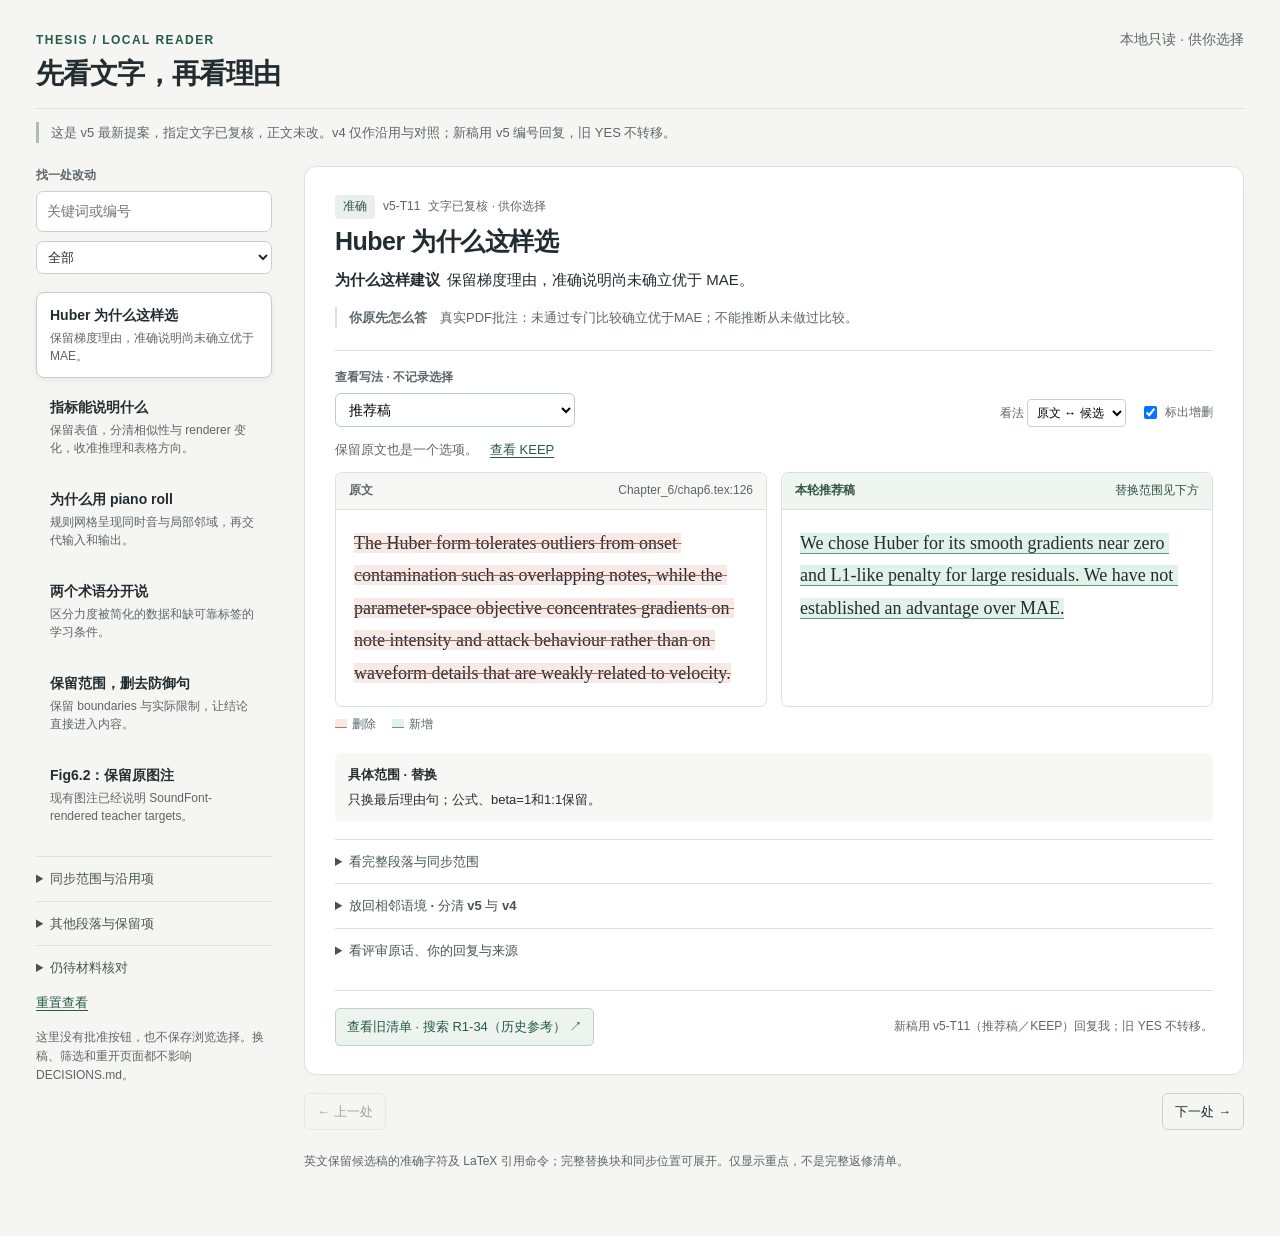
<file: revision_workshop_20261031_v5/reader/index.html>
<!doctype html>
<html lang="zh-CN">
<head>
<meta charset="utf-8">
<meta name="viewport" content="width=device-width, initial-scale=1">
<meta http-equiv="Content-Security-Policy" content="default-src 'none'; script-src 'unsafe-inline'; style-src 'unsafe-inline'; img-src 'self' file: data:; connect-src 'none'; font-src 'none'; base-uri 'none'; form-action 'none'">
<title>Thesis · 文字比较</title>
<style>
:root{color-scheme:light;--ink:#232d31;--muted:#5b666b;--line:#dce1df;--paper:#fff;--bg:#f5f5f1;--green:#235a49;--soft:#e9f0ec;--added:#e1f2e9;--deleted:#f8e9e5;--amber:#fff5dc;--focus:#215e9c}
*{box-sizing:border-box}body{margin:0;color:var(--ink);background:var(--bg);font-family:-apple-system,BlinkMacSystemFont,"Segoe UI","PingFang SC","Microsoft YaHei",sans-serif;font-size:16px;line-height:1.65}button,input,select{font:inherit}button,select{cursor:pointer}a{color:var(--green);text-underline-offset:.2em}a:hover{text-decoration-thickness:2px}button{color:inherit}button:focus-visible,a:focus-visible,input:focus-visible,select:focus-visible,summary:focus-visible,[tabindex="-1"]:focus-visible{outline:3px solid var(--focus);outline-offset:4px}.skip{position:absolute;top:-70px;left:16px;padding:10px 16px;background:white;z-index:20}.skip:focus{top:10px}.wrap{max-width:1440px;margin:auto;padding:28px 36px 64px}.mast{display:flex;align-items:baseline;justify-content:space-between;gap:20px;border-bottom:1px solid var(--line);padding-bottom:17px}.eyebrow{font-size:12px;letter-spacing:.12em;text-transform:uppercase;color:var(--green);font-weight:700}h1{font-size:28px;line-height:1.25;font-weight:650;letter-spacing:-.03em;margin:5px 0 0}h2{font-size:25px;line-height:1.4;letter-spacing:-.02em;margin:5px 0 8px}h3{font-size:15px;margin:0 0 10px}.mast p{margin:0;font-size:14px;color:var(--muted)}.version{font-size:13px;color:var(--muted);margin:13px 0 23px;padding-left:12px;border-left:3px solid #acbdb1}.layout{display:grid;grid-template-columns:236px minmax(0,1fr);gap:32px}.sidebar{min-width:0}.sidebar-inner{position:sticky;top:22px}.caption{font-size:12px;font-weight:650;color:var(--muted);display:block;margin-bottom:5px}.search,.filter{width:100%;border:1px solid #c8d0cd;border-radius:7px;background:white;padding:8px 10px;color:var(--ink)}.filter{font-size:13px;padding:7px;margin-top:9px}.search{font-size:14px}.mobile-picker{display:none}.nav-list{display:grid;gap:6px;margin:18px 0}.nav-item{text-align:left;padding:12px 13px;border:1px solid transparent;border-radius:8px;background:transparent;width:100%;line-height:1.5}.nav-item[aria-current="true"]{background:var(--paper);border-color:#c2cfc7;box-shadow:0 2px 7px #263c2110}.nav-item:hover{background:#eceee8}.nav-item strong{display:block;font-size:14px;font-weight:600}.nav-item small{display:block;color:var(--muted);font-size:12px;margin-top:3px;display:-webkit-box;-webkit-line-clamp:2;-webkit-box-orient:vertical;overflow:hidden}.sidebar-note{font-size:12px;color:var(--muted);line-height:1.6}.plain-button{border:0;background:transparent;padding:0;text-decoration:underline;color:var(--green);font-size:13px;text-underline-offset:3px}.card{background:var(--paper);border:1px solid var(--line);border-radius:12px;padding:28px 30px;box-shadow:0 4px 24px #1e2d2005;min-width:0}.meta{font-size:12px;color:var(--muted);display:flex;align-items:center;gap:8px;flex-wrap:wrap}.badge{font-size:12px;background:var(--soft);padding:2px 8px;border-radius:4px;color:#315343}.lead{margin:0 0 20px;color:var(--muted);font-size:15px}.why{font-size:15px;margin:0 0 14px;line-height:1.7}.why strong{margin-right:7px}.stance{font-size:13px;color:var(--muted);border-left:2px solid var(--line);padding-left:12px;margin:0 0 16px}.pending{background:var(--amber);border:1px solid #eedfb5;border-radius:6px;padding:9px 12px;margin:15px 0;font-size:13px;color:#655226}.pending strong{color:#554214}.toolbar{display:flex;justify-content:space-between;align-items:end;gap:12px;border-top:1px solid var(--line);padding-top:17px;margin:22px 0 12px}.option-select{max-width:100%;font-size:14px;border:1px solid #becbc4;border-radius:6px;padding:7px 9px;background:#fff;min-width:240px}.display-control{display:flex;align-items:center;gap:14px;flex-wrap:wrap;font-size:12px;color:var(--muted)}.display-control select{font-size:12px;border:1px solid #c9cfcc;border-radius:4px;padding:5px;background:white}.check{display:flex;align-items:center;gap:5px;white-space:nowrap}.keep-row{font-size:13px;color:var(--muted);display:flex;gap:12px;align-items:baseline;flex-wrap:wrap;margin:0 0 12px}.variant-note{font-size:13px;color:var(--muted);margin:0 0 11px}.comparison{display:grid;grid-template-columns:1fr 1fr;gap:14px;min-width:0}.panel{border:1px solid var(--line);border-radius:7px;min-width:0;overflow:hidden}.panel-top{font-size:12px;padding:8px 13px;background:#f6f7f4;border-bottom:1px solid var(--line);display:flex;justify-content:space-between;gap:8px;color:var(--muted)}.new .panel-top{background:#eff5f0;color:#315343}.text{white-space:pre-wrap;overflow-wrap:anywhere;font-family:Georgia,"Times New Roman",serif;font-size:18px;line-height:1.8;padding:17px 18px;margin:0;tab-size:2}.text[lang="en"]{hyphens:none}del{background:var(--deleted);text-decoration:line-through;text-decoration-color:#9f665b}ins{background:var(--added);text-decoration:none;border-bottom:1px solid #5f987b}.no-diff del,.no-diff ins{background:none;border:none;text-decoration:none}.comparison[data-mode="proposed"]{grid-template-columns:1fr}.comparison[data-mode="proposed"] .old{display:none}.comparison[data-mode="original"]{grid-template-columns:1fr}.comparison[data-mode="original"] .new{display:none}.legend{display:flex;gap:16px;font-size:12px;color:var(--muted);margin:8px 0 18px}.legend span::before{content:"";display:inline-block;width:12px;height:8px;margin-right:5px}.legend .removed::before{background:var(--deleted);border-bottom:1px solid #b17a6b}.legend .added::before{background:var(--added);border-bottom:1px solid #5f987b}.scope{font-size:13px;line-height:1.7;padding:11px 13px;background:#f7f8f5;border-radius:6px;margin:17px 0}.scope strong{display:block;margin-bottom:3px}.folds{margin-top:12px}details{border-top:1px solid var(--line);padding:11px 0}summary{cursor:pointer;font-size:13px;font-weight:550;color:#46564d}details[open] summary{margin-bottom:13px}.detail-body{font-size:13px;color:var(--muted)}.detail-body p{margin:8px 0}.detail-body blockquote{border-left:2px solid #bfcac1;padding:2px 13px;margin:12px 0;white-space:pre-wrap}.full-pair{display:grid;grid-template-columns:1fr 1fr;gap:14px}.full-pair pre{white-space:pre-wrap;overflow-wrap:anywhere;margin:0;padding:12px;background:#f8f8f5;font-size:13px;font-family:ui-monospace,SFMono-Regular,Menlo,monospace;line-height:1.65}.follow{border-left:2px solid #d6dfd8;padding-left:12px;margin:16px 0}.follow .text{font-size:15px;padding:8px 0}.source-links{display:flex;gap:13px;flex-wrap:wrap;font-size:12px;margin-top:14px}.footer{margin-top:18px;padding-top:17px;border-top:1px solid var(--line);display:flex;align-items:center;justify-content:space-between;gap:12px;flex-wrap:wrap}.decision-link{font-size:13px;background:#edf3ee;border:1px solid #c2d0c5;border-radius:5px;padding:7px 11px;text-decoration:none}.read-only{font-size:12px;color:var(--muted);max-width:430px}.card-nav{display:flex;justify-content:space-between;gap:12px;margin-top:18px}.card-nav button{border:1px solid #cbd2cd;border-radius:6px;background:transparent;padding:7px 12px;font-size:13px}.card-nav button:disabled{opacity:.4;cursor:default}.empty{padding:45px;color:var(--muted);text-align:center}.empty h2{font-size:20px}.sr-only{position:absolute;width:1px;height:1px;padding:0;margin:-1px;overflow:hidden;clip:rect(0,0,0,0);white-space:nowrap;border:0}.context-view{white-space:pre-wrap;overflow-wrap:anywhere;font-size:14px;line-height:1.8;padding:14px;background:#f8f8f5;border:1px solid var(--line);border-radius:6px}.context-v5{background:#e1f2e9;color:inherit;border-bottom:1px solid #72a58a}.context-v4,.carried-text{background:#e9eff9;color:inherit;border-bottom:1px solid #7e99bd}.detail-body pre{white-space:pre-wrap;overflow-wrap:anywhere}.original-image{max-width:100%;height:auto;border:1px solid var(--line);background:white}.noscript{padding:30px;background:white}.focus-note{font-size:12px;color:var(--muted);margin:0 0 12px}code{font-size:.9em;overflow-wrap:anywhere}.screen-note{font-size:12px;color:var(--muted);margin:22px 0 0} .hidden{display:none!important}
@media(min-width:1500px){.wrap{padding-top:38px}.text{font-size:19px}.card{padding:32px 36px}}
@media(max-width:1050px){.wrap{padding:24px}.layout{grid-template-columns:206px minmax(0,1fr);gap:20px}.card{padding:23px}.comparison,.full-pair{grid-template-columns:1fr}.toolbar{align-items:start;flex-direction:column}.text{font-size:18px}.display-control{width:100%;justify-content:space-between}}
@media(max-width:700px){.wrap{padding:18px 15px 40px}.mast{display:block}.mast p{font-size:12px;max-width:none;margin-top:8px}h1{font-size:24px}.layout{display:block}.sidebar-inner{position:static}.nav-list{display:none}.mobile-picker{display:block;margin:12px 0 16px}.nav-item{padding:9px}.nav-item strong{font-size:13px}.nav-item small{font-size:11px}.sidebar-note{display:none}.card{padding:20px 17px;border-radius:9px}h2{font-size:23px}.option-select{width:100%;min-width:0}.toolbar>div:first-child{width:100%}.text{font-size:17px;line-height:1.75;padding:14px}.version{margin-bottom:18px}.footer{align-items:start}.read-only{max-width:none}.screen-note{font-size:11px}.meta{font-size:11px}}
@media print{body{background:white}.wrap{padding:0}.sidebar,.toolbar,.keep-row,.card-nav,.screen-note{display:none}.layout{display:block}.card{border:0;box-shadow:none}.text{font-size:12pt}.comparison{grid-template-columns:1fr 1fr}.version{font-size:10pt}details:not([open]){display:none}}
</style>
</head>
<body>
<a class="skip" href="#main">跳到比较文字</a>
<div class="wrap">
<header class="mast"><div><div class="eyebrow">Thesis / Local reader</div><h1>先看文字，再看理由</h1></div><p id="mast-note">只读比较 · 所有决定仍在原清单</p></header>
<p id="version" class="version"></p>
<div class="layout">
<aside class="sidebar" aria-label="阅读导航"><div class="sidebar-inner">
<label class="caption" for="search">找一处改动</label><input class="search" id="search" type="search" placeholder="关键词或编号" autocomplete="off">
<label class="sr-only" for="filter">筛选比较卡</label><select class="filter" id="filter"><option value="all">全部</option><option value="pending">有事实待核</option><option value="keep">推荐保留</option><option value="insertion">新增段落</option></select>
<div class="mobile-picker"><label class="caption" for="mobile-card">查看段落</label><select class="filter" id="mobile-card"></select></div><nav id="card-list" class="nav-list" aria-label="比较卡"></nav>
<div id="synchronization"></div><div id="overview"></div><div id="remaining-materials"></div><button class="plain-button" id="reset" type="button">重置查看</button><p class="sidebar-note">这里没有批准按钮，也不保存浏览选择。换稿、筛选和重开页面都不影响 DECISIONS.md。</p>
</div></aside>
<main id="main" tabindex="-1"><article id="card" class="card"></article><div class="card-nav"><button id="previous" type="button">← 上一处</button><button id="next" type="button">下一处 →</button></div><p class="screen-note">英文保留候选稿的准确字符及 LaTeX 引用命令；完整替换块和同步位置可展开。仅显示重点，不是完整返修清单。</p></main>
</div></div>
<noscript><p class="noscript">此阅读器需要浏览器内置 JavaScript。可直接打开同目录 README.md，再阅读原 revision_blueprint_20261031/START_HERE.md；这里不会保存或改变任何决定。</p></noscript>
<script id="packet" type="application/json">{"schemaVersion": 1, "edition": "v5 最新修改提案", "packetStatus": "jointly-reviewed-v5", "versionNotice": "这是 v5 最新提案，指定文字已复核，正文未改。v4 仅作沿用与对照；新稿用 v5 编号回复，旧 YES 不转移。", "purpose": "最终只读比较；作者以稳定v5编号表达选择，reader不保存决定；旧页面原样归档。", "reviewAgreement": {"writerFile": "revision_workshop_20261031_v5/FINAL_WRITER_EVALUATOR_AGREEMENT_v5.md", "externalCycle1": "revision_workshop_20261031_v5/evaluator_cycle1.md", "externalCycle2": "revision_workshop_20261031_v5/evaluator_cycle2.md", "verdict": "revision_workshop_20261031_v5/evaluator_cycle2_verdict.json", "exactCorrectionsAcknowledged": ["V4-R2-04-sync-3", "N07"], "selectedTextHashesMatchVerdict": true, "correctedOverlayHashesMatchVerdict": true, "scope": "20 selected texts, 23 declared dependency texts including corrected source range, and exact corrected N07; agreed for author choice only. Six reader cards are a read-only selection, not executable approval.", "authorApproval": false, "sourceImplementation": false, "runOrGTVerificationCompleted": false, "readerUiVerification": "Final build must pass reader-owned browser validation; no inherited UI pass.", "parentEvaluatorPending": false, "externalCycle2Pending": false}, "cards": [{"id": "T11", "title": "Huber 为什么这样选", "short": "保留梯度理由，准确说明尚未确立优于 MAE。", "group": "准确", "why": "保留梯度理由，准确说明尚未确立优于 MAE。", "stance": "真实PDF批注：未通过专门比较确立优于MAE；不能推断从未做过比较。", "scope": "只换最后理由句；公式、beta=1和1:1保留。", "pending": "", "sourceFile": "Chapter_6/chap6.tex", "sourceLine": 126, "originalFull": "The Huber form tolerates outliers from onset contamination such as overlapping notes, while the parameter-space objective concentrates gradients on note intensity and attack behaviour rather than on waveform details that are weakly related to velocity.", "originalFocus": "The Huber form tolerates outliers from onset contamination such as overlapping notes, while the parameter-space objective concentrates gradients on note intensity and attack behaviour rather than on waveform details that are weakly related to velocity.", "operation": "replacement", "options": [{"id": "REVIEWED", "label": "推荐稿", "kind": "replacement", "fullText": "We chose Huber for its smooth gradients near zero and L1-like penalty for large residuals. We have not established an advantage over MAE.", "focusText": "We chose Huber for its smooth gradients near zero and L1-like penalty for large residuals. We have not established an advantage over MAE.", "oldHtml": "\u003cdel\u003eThe Huber form tolerates outliers from onset contamination such as overlapping notes, while the parameter-space objective concentrates gradients on note intensity and attack behaviour rather than on waveform details that are weakly related to velocity.\u003c/del\u003e", "newHtml": "\u003cins\u003eWe chose Huber for its smooth gradients near zero and L1-like penalty for large residuals. We have not established an advantage over MAE.\u003c/ins\u003e"}, {"id": "KEEP", "label": "KEEP · 保留原文", "kind": "keep", "fullText": "The Huber form tolerates outliers from onset contamination such as overlapping notes, while the parameter-space objective concentrates gradients on note intensity and attack behaviour rather than on waveform details that are weakly related to velocity.", "focusText": "The Huber form tolerates outliers from onset contamination such as overlapping notes, while the parameter-space objective concentrates gradients on note intensity and attack behaviour rather than on waveform details that are weakly related to velocity.", "oldHtml": "The Huber form tolerates outliers from onset contamination such as overlapping notes, while the parameter-space objective concentrates gradients on note intensity and attack behaviour rather than on waveform details that are weakly related to velocity.", "newHtml": "The Huber form tolerates outliers from onset contamination such as overlapping notes, while the parameter-space objective concentrates gradients on note intensity and attack behaviour rather than on waveform details that are weakly related to velocity."}], "recommended": "REVIEWED", "recommendationLabel": "本轮推荐", "reviewStatus": "文字已复核 · 供你选择", "decisionPath": "revision_blueprint_20261031/DECISIONS.md", "reviewFile": "revision_workshop_20261031_v5/evaluator_cycle2.md", "candidateFile": "revision_workshop_20261031_v5/FINAL_PASSAGES_REVIEWED_v5.md", "candidateAnchor": "t11", "commentFile": "revision_blueprint_20261031/COMMENT_MAP.md", "reviewerComment": "Section 6.4.3: Can you justify the use of a Huber distance as opposed to a more straightforward MAE loss?", "authorResponse": "\u003e We chose Huber because it provides smoother gradients for small PHE/OSF errors while retaining an L1-like penalty for large errors. We use β = 1, but we have not established that it performs better than MAE through a dedicated comparison.\n\u003e\n\u003e We will add more details about this in the thesis, thanks for rasing it.", "optionNotes": {}, "contextPreview": "\\subsection{Adaptation via Diff-SFProxy}\n\\label{ssec:bp:adapt_diffsfproxy}\n\nIn the Diff-SFProxy path, the back-end is a frozen differentiable proxy $P$ of an instrument-specific SoundFont. Let $F$ denote the note-wise loudness-related acoustic parameter extractor that reads audio conditioned on the note events $E$. Both $F$ and $P$ output the same kind of low-dimensional, note-wise dynamics descriptor; their precise construction is deferred to Section~\\ref{sec:bp:diffsfproxy}. Given predicted velocities $\\hat{V}$, the two feature streams are\n\\begin{equation}\n\\label{eq:bp_sfproxy_features}\nZ = F(a, E), \\qquad \\tilde{Z} = P(E, \\hat{V}).\n\\end{equation}\nThe adaptation loss is a Huber (Smooth-$L_1$) distance between the two extracted parameter groups,\n\\begin{equation}\n\\label{eq:bp_param_loss}\n\\mathcal{L}_{\\mathrm{params}} = \\mathrm{Huber}_\\beta\\!\\left(\\tilde{Z} - Z\\right),\n\\end{equation}\nwith the default $\\beta = 1.0$. Each $Z_n = (\\mathrm{PHE}_n, \\mathrm{OSF}_n) \\in \\mathbb{R}^2$ contains the two note-wise parameters defined in Section~\\ref{ssec:bp:acoustic_params}, and the loss averages over both components and all valid notes, weighting PHE and OSF equally ($1{:}1$). We chose Huber for its smooth gradients near zero and L1-like penalty for large residuals. We have not established an advantage over MAE.\n\nThe asymmetry between Eq.~\\eqref{eq:bp_audio_loss} and Eq.~\\eqref{eq:bp_param_loss} is the central design point of this chapter. The Diff-Synth path optimises in waveform/spectral space, where velocity is one of many factors influencing the signal. The Diff-SFProxy path optimises in a low-dimensional note-wise dynamics space, where velocity is the dominant factor by construction. The remainder of the chapter tests whether this difference matters in practice.", "contextDependencyIdsFinal": [], "contextPreviewState": "proposed combination with explicitly named dependencies; no implementation", "writerScope": "只换最后理由句；公式、beta=1和1:1保留。", "writerReviewSummary": "R1-34：justify Huber rather than MAE.", "writerAuthorResponseSummary": "We chose Huber because it provides smoother gradients for small PHE/OSF errors while retaining an L1-like penalty for large errors. We use β = 1, but we have not established that it performs better than MAE through a dedicated comparison.", "statusNote": "这些是供作者选择的提案，未写回正文。实验／运行记录核验仍按原材料处理。", "candidateSourceLabel": "准确最终提案", "decisionNotice": "新 v5 范围尚未写入原决定清单。链接仅供查看历史，旧 YES 不批准本页新稿。", "decisionLinkLabel": "查看旧清单 · 搜索 R1-34（历史参考）", "legacyDecisionId": "R1-34", "evidenceKind": "original", "commentSearchId": "R1-34", "candidateEvidenceByOption": {}, "reviewLinkLabel": "独立文字复核（指定范围）", "externalReviewFile": "revision_workshop_20261031_v5/evaluator_cycle1.md", "writerWhy": "公式和参数保留；不把未证实优势写成从未做过比较。", "writerShort": "解释为何使用Huber，同时保留尚未证实优于MAE的边界。", "navSummary": "保留梯度理由，准确说明尚未确立优于 MAE。", "whyDisplay": "保留梯度理由，准确说明尚未确立优于 MAE。", "displayId": "v5-T11", "responseInstruction": "新稿用 v5-T11（推荐稿／KEEP）回复我；旧 YES 不转移。", "contextIncludedProposalIds": ["T11"], "contextV4DependencyIds": [], "contextLegend": "绿色：本轮 v5 提案；蓝色：沿用 v4 提案；无底色：其余原文。连读示例不是已实施全文。", "contextDependencyDetails": [], "contextHtml": "\\subsection{Adaptation via Diff-SFProxy}\n\\label{ssec:bp:adapt_diffsfproxy}\n\nIn the Diff-SFProxy path, the back-end is a frozen differentiable proxy $P$ of an instrument-specific SoundFont. Let $F$ denote the note-wise loudness-related acoustic parameter extractor that reads audio conditioned on the note events $E$. Both $F$ and $P$ output the same kind of low-dimensional, note-wise dynamics descriptor; their precise construction is deferred to Section~\\ref{sec:bp:diffsfproxy}. Given predicted velocities $\\hat{V}$, the two feature streams are\n\\begin{equation}\n\\label{eq:bp_sfproxy_features}\nZ = F(a, E), \\qquad \\tilde{Z} = P(E, \\hat{V}).\n\\end{equation}\nThe adaptation loss is a Huber (Smooth-$L_1$) distance between the two extracted parameter groups,\n\\begin{equation}\n\\label{eq:bp_param_loss}\n\\mathcal{L}_{\\mathrm{params}} = \\mathrm{Huber}_\\beta\\!\\left(\\tilde{Z} - Z\\right),\n\\end{equation}\nwith the default $\\beta = 1.0$. Each $Z_n = (\\mathrm{PHE}_n, \\mathrm{OSF}_n) \\in \\mathbb{R}^2$ contains the two note-wise parameters defined in Section~\\ref{ssec:bp:acoustic_params}, and the loss averages over both components and all valid notes, weighting PHE and OSF equally ($1{:}1$). \u003cmark class=\"context-v5\" title=\"T11\"\u003eWe chose Huber for its smooth gradients near zero and L1-like penalty for large residuals. We have not established an advantage over MAE.\u003c/mark\u003e\n\nThe asymmetry between Eq.~\\eqref{eq:bp_audio_loss} and Eq.~\\eqref{eq:bp_param_loss} is the central design point of this chapter. The Diff-Synth path optimises in waveform/spectral space, where velocity is one of many factors influencing the signal. The Diff-SFProxy path optimises in a low-dimensional note-wise dynamics space, where velocity is the dominant factor by construction. The remainder of the chapter tests whether this difference matters in practice.", "showRecommendationLabel": false, "writerAgreementFile": "revision_workshop_20261031_v5/FINAL_WRITER_EVALUATOR_AGREEMENT_v5.md", "writerOptionNotes": {"REVIEWED": "仅供只读比较；此处的浏览选择不构成批准，也不会保存。", "KEEP": "仅供只读比较；此处的浏览选择不构成批准，也不会保存。"}, "variantDisplayLabels": {"REVIEWED": "本轮推荐稿"}, "contextCarriedV4Ids": [], "contextCorrectedV5Ids": [], "sourceSha256": "d871241adb95f5d88099d67a4dd01b584b4b004875b8e425fbbc7550c25e32bf"}, {"id": "N01", "title": "指标能说明什么", "short": "保留表值，分清相似性与 renderer 变化，收准推理和表格方向。", "group": "准确", "why": "保留表值，分清相似性与 renderer 变化，收准推理和表格方向。", "stance": "编辑新发现；没有作者既有回复或批准。", "scope": "五范围一致性组：N01/N02/N03三个解释段、N07表格格式、N04背景从句；其余上下文依赖另行选择。", "pending": "", "sourceFile": "Chapter_6/chap6.tex", "sourceLine": 501, "originalFull": "To test dynamics sensitivity, $\\Delta(\\mathrm{GT} - \\mathrm{Flat\\,64})$ asks whether a metric can distinguish expressive resynthesis from a flat one. Among the similarity metrics, Pearson $r$ produces the larger separation on both BSSL ($+0.118$) and BSTL ($+0.263$). Cosine similarity also orders GT above flat, but it severely compresses the margin ($+0.052$ on BSSL and $+0.047$ on BSTL), proving \\emph{insensitive} to fine dynamics differences.\n\nTo evaluate renderer robustness, $\\Delta\\lvert\\mathrm{Sal.} - \\mathrm{YDP}\\rvert$ asks whether a metric is stable when the rendering SoundFont is swapped while the underlying note velocities are kept the same. Here, MAE proves \\emph{over-sensitive} to absolute gain: it drifts by $0.193$ on BSSL and $1.723$ on BSTL, substantially more than the corresponding drift on $r$ ($0.034$ and $0.011$). On real recordings, this drift would conflate dynamics differences with renderer choice and make the evaluation unreliable.\n\nPearson $r$ on BSSL/BSTL therefore provides the right trade-off for this chapter. Cosine similarity and MAE fail on sensitivity and robustness, respectively, and are kept only as diagnostic alternatives. This is also the reason the main results table reports $r_{\\mathrm{BSSL}}$ and $r_{\\mathrm{BSTL}}$ as the headline metrics for label-free guitar evaluation.", "originalFocus": "To test dynamics sensitivity, $\\Delta(\\mathrm{GT} - \\mathrm{Flat\\,64})$ asks whether a metric can distinguish expressive resynthesis from a flat one. Among the similarity metrics, Pearson $r$ produces the larger separation on both BSSL ($+0.118$) and BSTL ($+0.263$). Cosine similarity also orders GT above flat, but it severely compresses the margin ($+0.052$ on BSSL and $+0.047$ on BSTL), proving \\emph{insensitive} to fine dynamics differences.", "operation": "replacement", "options": [{"id": "REVIEWED", "label": "推荐稿", "kind": "replacement", "fullText": "Both similarity metrics score GT above flat velocity in this diagnostic. Their numerical GT--flat gaps do not by themselves establish which metric is more sensitive to dynamics.\n\nChanging from Salamander to YDP retains the GT notes and velocities but changes their rendered sound. This comparison tests the renderer change as a whole, rather than gain alone.\n\nFor label-free guitar evaluation, we use Pearson $r$ on BSSL/BSTL to measure rendered loudness-contour agreement while reducing dependence on absolute level. In the piano diagnostic, it scores GT above flat velocity under both tested SoundFonts. Cosine similarity and MAE are retained as complementary diagnostics.", "focusText": "Both similarity metrics score GT above flat velocity in this diagnostic. Their numerical GT--flat gaps do not by themselves establish which metric is more sensitive to dynamics.", "oldHtml": "\u003cdel\u003eTo test dynamics sensitivity, $\\Delta(\\mathrm{GT} - \\mathrm{Flat\\,64})$ asks whether a metric can distinguish expressive resynthesis from a flat one. Among the similarity metrics, Pearson $r$ produces the larger separation on both BSSL ($+0.118$) and BSTL ($+0.263$). Cosine similarity also orders GT above flat, but it severely compresses the margin ($+0.052$ on BSSL and $+0.047$ on BSTL), proving \\emph{insensitive} to fine dynamics differences.\u003c/del\u003e", "newHtml": "\u003cins\u003eBoth similarity metrics score GT above flat velocity in this diagnostic. Their numerical GT--flat gaps do not by themselves establish which metric is more sensitive to dynamics.\u003c/ins\u003e"}, {"id": "KEEP", "label": "KEEP · 保留原文", "kind": "keep", "fullText": "To test dynamics sensitivity, $\\Delta(\\mathrm{GT} - \\mathrm{Flat\\,64})$ asks whether a metric can distinguish expressive resynthesis from a flat one. Among the similarity metrics, Pearson $r$ produces the larger separation on both BSSL ($+0.118$) and BSTL ($+0.263$). Cosine similarity also orders GT above flat, but it severely compresses the margin ($+0.052$ on BSSL and $+0.047$ on BSTL), proving \\emph{insensitive} to fine dynamics differences.\n\nTo evaluate renderer robustness, $\\Delta\\lvert\\mathrm{Sal.} - \\mathrm{YDP}\\rvert$ asks whether a metric is stable when the rendering SoundFont is swapped while the underlying note velocities are kept the same. Here, MAE proves \\emph{over-sensitive} to absolute gain: it drifts by $0.193$ on BSSL and $1.723$ on BSTL, substantially more than the corresponding drift on $r$ ($0.034$ and $0.011$). On real recordings, this drift would conflate dynamics differences with renderer choice and make the evaluation unreliable.\n\nPearson $r$ on BSSL/BSTL therefore provides the right trade-off for this chapter. Cosine similarity and MAE fail on sensitivity and robustness, respectively, and are kept only as diagnostic alternatives. This is also the reason the main results table reports $r_{\\mathrm{BSSL}}$ and $r_{\\mathrm{BSTL}}$ as the headline metrics for label-free guitar evaluation.", "focusText": "To test dynamics sensitivity, $\\Delta(\\mathrm{GT} - \\mathrm{Flat\\,64})$ asks whether a metric can distinguish expressive resynthesis from a flat one. Among the similarity metrics, Pearson $r$ produces the larger separation on both BSSL ($+0.118$) and BSTL ($+0.263$). Cosine similarity also orders GT above flat, but it severely compresses the margin ($+0.052$ on BSSL and $+0.047$ on BSTL), proving \\emph{insensitive} to fine dynamics differences.", "oldHtml": "To test dynamics sensitivity, $\\Delta(\\mathrm{GT} - \\mathrm{Flat\\,64})$ asks whether a metric can distinguish expressive resynthesis from a flat one. Among the similarity metrics, Pearson $r$ produces the larger separation on both BSSL ($+0.118$) and BSTL ($+0.263$). Cosine similarity also orders GT above flat, but it severely compresses the margin ($+0.052$ on BSSL and $+0.047$ on BSTL), proving \\emph{insensitive} to fine dynamics differences.", "newHtml": "To test dynamics sensitivity, $\\Delta(\\mathrm{GT} - \\mathrm{Flat\\,64})$ asks whether a metric can distinguish expressive resynthesis from a flat one. Among the similarity metrics, Pearson $r$ produces the larger separation on both BSSL ($+0.118$) and BSTL ($+0.263$). Cosine similarity also orders GT above flat, but it severely compresses the margin ($+0.052$ on BSSL and $+0.047$ on BSTL), proving \\emph{insensitive} to fine dynamics differences."}], "recommended": "REVIEWED", "recommendationLabel": "本轮推荐", "reviewStatus": "文字已复核 · 供你选择", "decisionPath": "revision_blueprint_20261031/DECISIONS.md", "reviewFile": "revision_workshop_20261031_v5/evaluator_cycle2.md", "candidateFile": "revision_workshop_20261031_v5/FINAL_PASSAGES_REVIEWED_v5.md", "candidateAnchor": "n01", "commentFile": "revision_blueprint_20261031/COMMENT_MAP.md", "reviewerComment": "本轮全文审查新增的局部编辑问题，不冒充新增examiner要求。", "authorResponse": "未找到对本轮新增措辞的既有批准；真实立场见下方说明。", "optionNotes": {}, "followthrough": [{"file": "Chapter_6/chap6.tex", "line": 466, "old": "\\begin{table}[!ht]\n\\caption{MAESTRO metric diagnostic. Real audio is compared with GT-note resynthesis using GT or flat velocity under the Salamander (default) or YDP Grand Piano. Summary rows show GT-Flat separation and SoundFont drift. Best score is highlighted in bold, and the second-best is underlined.}\n\\label{tab:bp_metric_diagnostic}\n\\centering\n\\fontsize{11pt}{13pt}\\selectfont\n\\setlength{\\tabcolsep}{11pt}\n\\renewcommand{\\arraystretch}{1.2}\n\\begin{tabular}{l||ccc|ccc}\n\\toprule\n\\multicolumn{1}{c||}{\\multirow{3}{*}{\\textbf{Method}}}\n\u0026 \\multicolumn{6}{c}{\\textbf{MAESTRO test set}} \\\\\n\\cmidrule(l){2-7}\n\u0026 \\multicolumn{3}{c|}{\\textbf{BSSL}} \u0026 \\multicolumn{3}{c}{\\textbf{BSTL}} \\\\\n\\cmidrule(lr){2-4} \\cmidrule(l){5-7}\n\u0026 $r$ \u0026 $cs$ \u0026 MAE \u0026 $r$ \u0026 $cs$ \u0026 MAE \\\\\n\\midrule\n\\textbf{GT velocity}            \u0026 0.870 \u0026 0.939 \u0026 0.702 \u0026 0.883 \u0026 0.975 \u0026 3.706 \\\\\n\\,-\\, uses YDP Piano            \u0026 0.836 \u0026 0.926 \u0026 0.510 \u0026 0.872 \u0026 0.973 \u0026 1.983 \\\\\n$\\Delta\\lvert$Sal.\\,$-$\\,YDP$\\rvert$ $\\downarrow$\n                                \u0026 \\underline{0.034} \u0026 \\textbf{0.013} \u0026 0.193\n                                \u0026 \\underline{0.011} \u0026 \\textbf{0.002} \u0026 1.723 \\\\\n\\midrule\n\\textbf{Flat velocity = 64}     \u0026 0.752 \u0026 0.887 \u0026 0.786 \u0026 0.620 \u0026 0.928 \u0026 4.065 \\\\\n\\,-\\, uses YDP Piano            \u0026 0.733 \u0026 0.883 \u0026 0.637 \u0026 0.617 \u0026 0.930 \u0026 2.750 \\\\\n$\\Delta\\lvert$Sal.\\,$-$\\,YDP$\\rvert$ $\\downarrow$\n                                \u0026 \\underline{0.019} \u0026 \\textbf{0.004} \u0026 0.149\n                                \u0026 \\underline{0.003} \u0026 \\textbf{0.002} \u0026 1.314 \\\\\n\\midrule\n\\textbf{$\\Delta$ (GT $-$ Flat) $\\uparrow$}\n                                \u0026 \\textbf{+0.118} \u0026 \\underline{+0.052} \u0026 -0.083\n                                \u0026 \\textbf{+0.263} \u0026 \\underline{+0.047} \u0026 -0.359 \\\\\n\\bottomrule\n\\end{tabular}\n\\end{table}", "new": "\\begin{table}[!ht]\n\\caption{MAESTRO metric diagnostic. Real audio is compared with GT-note resynthesis using GT or flat velocity under the Salamander (default) or YDP Grand Piano. Summary rows show GT-Flat separation and SoundFont drift.}\n\\label{tab:bp_metric_diagnostic}\n\\centering\n\\fontsize{11pt}{13pt}\\selectfont\n\\setlength{\\tabcolsep}{11pt}\n\\renewcommand{\\arraystretch}{1.2}\n\\begin{tabular}{l||ccc|ccc}\n\\toprule\n\\multicolumn{1}{c||}{\\multirow{3}{*}{\\textbf{Method}}}\n\u0026 \\multicolumn{6}{c}{\\textbf{MAESTRO test set}} \\\\\n\\cmidrule(l){2-7}\n\u0026 \\multicolumn{3}{c|}{\\textbf{BSSL}} \u0026 \\multicolumn{3}{c}{\\textbf{BSTL}} \\\\\n\\cmidrule(lr){2-4} \\cmidrule(l){5-7}\n\u0026 $r$ \u0026 $cs$ \u0026 MAE \u0026 $r$ \u0026 $cs$ \u0026 MAE \\\\\n\\midrule\n\\textbf{GT velocity}            \u0026 0.870 \u0026 0.939 \u0026 0.702 \u0026 0.883 \u0026 0.975 \u0026 3.706 \\\\\n\\,-\\, uses YDP Piano            \u0026 0.836 \u0026 0.926 \u0026 0.510 \u0026 0.872 \u0026 0.973 \u0026 1.983 \\\\\n$\\Delta\\lvert$Sal.\\,$-$\\,YDP$\\rvert$ $\\downarrow$\n                                \u0026 0.034 \u0026 0.013 \u0026 0.193\n                                \u0026 0.011 \u0026 0.002 \u0026 1.723 \\\\\n\\midrule\n\\textbf{Flat velocity = 64}     \u0026 0.752 \u0026 0.887 \u0026 0.786 \u0026 0.620 \u0026 0.928 \u0026 4.065 \\\\\n\\,-\\, uses YDP Piano            \u0026 0.733 \u0026 0.883 \u0026 0.637 \u0026 0.617 \u0026 0.930 \u0026 2.750 \\\\\n$\\Delta\\lvert$Sal.\\,$-$\\,YDP$\\rvert$ $\\downarrow$\n                                \u0026 0.019 \u0026 0.004 \u0026 0.149\n                                \u0026 0.003 \u0026 0.002 \u0026 1.314 \\\\\n\\midrule\n\\textbf{$\\Delta$ (GT $-$ Flat)}\n                                \u0026 +0.118 \u0026 +0.052 \u0026 -0.083\n                                \u0026 +0.263 \u0026 +0.047 \u0026 -0.359 \\\\\n\\bottomrule\n\\end{tabular}\n\\end{table}", "proposalId": "N07"}, {"file": "Chapter_2/Background.tex", "line": 587, "old": "so the gradient signal is dominated by factors unrelated to velocity.", "new": "so renderer mismatch can divert the gradient from velocity-relevant differences.", "proposalId": "N04"}], "contextPreview": "\\subsection{Why Pearson \\texorpdfstring{$r$}{r} on BSSL/BSTL}\n\\label{ssec:bp:metric_diagnostic}\n\nTable~\\ref{tab:bp_metric_diagnostic} tests three candidate metrics, Pearson correlation $r$, cosine similarity $cs$, and MAE on BSSL and BSTL, against the two requirements implied above: sensitivity to expressive dynamics and robustness to renderer-specific loudness calibration. Real audio is compared with GT-note resynthesis under either ground-truth or flat velocity, and using either the Salamander default piano or the alternative YDP Grand Piano.\n\n\\begin{table}[!ht]\n\\caption{MAESTRO metric diagnostic. Real audio is compared with GT-note resynthesis using GT or flat velocity under the Salamander (default) or YDP Grand Piano. Summary rows show GT-Flat separation and SoundFont drift.}\n\\label{tab:bp_metric_diagnostic}\n\\centering\n\\fontsize{11pt}{13pt}\\selectfont\n\\setlength{\\tabcolsep}{11pt}\n\\renewcommand{\\arraystretch}{1.2}\n\\begin{tabular}{l||ccc|ccc}\n\\toprule\n\\multicolumn{1}{c||}{\\multirow{3}{*}{\\textbf{Method}}}\n\u0026 \\multicolumn{6}{c}{\\textbf{MAESTRO test set}} \\\\\n\\cmidrule(l){2-7}\n\u0026 \\multicolumn{3}{c|}{\\textbf{BSSL}} \u0026 \\multicolumn{3}{c}{\\textbf{BSTL}} \\\\\n\\cmidrule(lr){2-4} \\cmidrule(l){5-7}\n\u0026 $r$ \u0026 $cs$ \u0026 MAE \u0026 $r$ \u0026 $cs$ \u0026 MAE \\\\\n\\midrule\n\\textbf{GT velocity}            \u0026 0.870 \u0026 0.939 \u0026 0.702 \u0026 0.883 \u0026 0.975 \u0026 3.706 \\\\\n\\,-\\, uses YDP Piano            \u0026 0.836 \u0026 0.926 \u0026 0.510 \u0026 0.872 \u0026 0.973 \u0026 1.983 \\\\\n$\\Delta\\lvert$Sal.\\,$-$\\,YDP$\\rvert$ $\\downarrow$\n                                \u0026 0.034 \u0026 0.013 \u0026 0.193\n                                \u0026 0.011 \u0026 0.002 \u0026 1.723 \\\\\n\\midrule\n\\textbf{Flat velocity = 64}     \u0026 0.752 \u0026 0.887 \u0026 0.786 \u0026 0.620 \u0026 0.928 \u0026 4.065 \\\\\n\\,-\\, uses YDP Piano            \u0026 0.733 \u0026 0.883 \u0026 0.637 \u0026 0.617 \u0026 0.930 \u0026 2.750 \\\\\n$\\Delta\\lvert$Sal.\\,$-$\\,YDP$\\rvert$ $\\downarrow$\n                                \u0026 0.019 \u0026 0.004 \u0026 0.149\n                                \u0026 0.003 \u0026 0.002 \u0026 1.314 \\\\\n\\midrule\n\\textbf{$\\Delta$ (GT $-$ Flat)}\n                                \u0026 +0.118 \u0026 +0.052 \u0026 -0.083\n                                \u0026 +0.263 \u0026 +0.047 \u0026 -0.359 \\\\\n\\bottomrule\n\\end{tabular}\n\\end{table}\n\nBoth similarity metrics score GT above flat velocity in this diagnostic. Their numerical GT--flat gaps do not by themselves establish which metric is more sensitive to dynamics.\n\nChanging from Salamander to YDP retains the GT notes and velocities but changes their rendered sound. This comparison tests the renderer change as a whole, rather than gain alone.\n\nFor label-free guitar evaluation, we use Pearson $r$ on BSSL/BSTL to measure rendered loudness-contour agreement while reducing dependence on absolute level. In the piano diagnostic, it scores GT above flat velocity under both tested SoundFonts. Cosine similarity and MAE are retained as complementary diagnostics.", "contextDependencyIdsFinal": [], "contextPreviewState": "proposed combination with explicitly named dependencies; no implementation", "writerScope": "五范围一致性组：N01/N02/N03三个解释段、N07表格格式、N04背景从句；其余上下文依赖另行选择。", "writerReviewSummary": "本轮全文审查新增的局部编辑问题，不冒充新增examiner要求。", "writerAuthorResponseSummary": "未找到对本轮新增措辞的既有批准；真实立场见下方说明。", "statusNote": "这些是供作者选择的提案，未写回正文。实验／运行记录核验仍按原材料处理。", "candidateSourceLabel": "准确最终提案", "decisionNotice": "新 v5 范围尚未写入原决定清单。链接仅供查看历史，旧 YES 不批准本页新稿。", "decisionLinkLabel": "查看原决定清单（历史参考）", "evidenceKind": "editorial", "candidateEvidenceByOption": {}, "scopeNote": "", "keepScope": "保留本组现有三段解释、N07 表格标记和 Ch2 N04 从句；本组新修正均未采用。", "followthroughLabel": "本组其余两处：N07 表格标记、Ch2 N04 从句", "reviewLinkLabel": "独立文字复核（指定范围）", "externalReviewFile": "revision_workshop_20261031_v5/evaluator_cycle1.md", "writerWhy": "不同指标的gap不能单独判断sensitivity；换SoundFont测试的是renderer整体变化。", "writerShort": "保留数字，分清指标用途与表格支持的结论。", "navSummary": "保留表值，分清相似性与 renderer 变化，收准推理和表格方向。", "whyDisplay": "保留表值，分清相似性与 renderer 变化，收准推理和表格方向。", "displayId": "v5-N01", "responseInstruction": "用 v5-N01（推荐稿／KEEP）回复这一组五处；旧 YES 不转移。", "contextIncludedProposalIds": ["N07", "N01", "N02", "N03"], "contextV4DependencyIds": [], "contextLegend": "绿色：本轮 v5 提案；蓝色：沿用 v4 提案；无底色：其余原文。连读示例不是已实施全文。", "contextDependencyDetails": [], "contextHtml": "\\subsection{Why Pearson \\texorpdfstring{$r$}{r} on BSSL/BSTL}\n\\label{ssec:bp:metric_diagnostic}\n\nTable~\\ref{tab:bp_metric_diagnostic} tests three candidate metrics, Pearson correlation $r$, cosine similarity $cs$, and MAE on BSSL and BSTL, against the two requirements implied above: sensitivity to expressive dynamics and robustness to renderer-specific loudness calibration. Real audio is compared with GT-note resynthesis under either ground-truth or flat velocity, and using either the Salamander default piano or the alternative YDP Grand Piano.\n\n\u003cmark class=\"context-v5\" title=\"N07\"\u003e\\begin{table}[!ht]\n\\caption{MAESTRO metric diagnostic. Real audio is compared with GT-note resynthesis using GT or flat velocity under the Salamander (default) or YDP Grand Piano. Summary rows show GT-Flat separation and SoundFont drift.}\n\\label{tab:bp_metric_diagnostic}\n\\centering\n\\fontsize{11pt}{13pt}\\selectfont\n\\setlength{\\tabcolsep}{11pt}\n\\renewcommand{\\arraystretch}{1.2}\n\\begin{tabular}{l||ccc|ccc}\n\\toprule\n\\multicolumn{1}{c||}{\\multirow{3}{*}{\\textbf{Method}}}\n\u0026amp; \\multicolumn{6}{c}{\\textbf{MAESTRO test set}} \\\\\n\\cmidrule(l){2-7}\n\u0026amp; \\multicolumn{3}{c|}{\\textbf{BSSL}} \u0026amp; \\multicolumn{3}{c}{\\textbf{BSTL}} \\\\\n\\cmidrule(lr){2-4} \\cmidrule(l){5-7}\n\u0026amp; $r$ \u0026amp; $cs$ \u0026amp; MAE \u0026amp; $r$ \u0026amp; $cs$ \u0026amp; MAE \\\\\n\\midrule\n\\textbf{GT velocity}            \u0026amp; 0.870 \u0026amp; 0.939 \u0026amp; 0.702 \u0026amp; 0.883 \u0026amp; 0.975 \u0026amp; 3.706 \\\\\n\\,-\\, uses YDP Piano            \u0026amp; 0.836 \u0026amp; 0.926 \u0026amp; 0.510 \u0026amp; 0.872 \u0026amp; 0.973 \u0026amp; 1.983 \\\\\n$\\Delta\\lvert$Sal.\\,$-$\\,YDP$\\rvert$ $\\downarrow$\n                                \u0026amp; 0.034 \u0026amp; 0.013 \u0026amp; 0.193\n                                \u0026amp; 0.011 \u0026amp; 0.002 \u0026amp; 1.723 \\\\\n\\midrule\n\\textbf{Flat velocity = 64}     \u0026amp; 0.752 \u0026amp; 0.887 \u0026amp; 0.786 \u0026amp; 0.620 \u0026amp; 0.928 \u0026amp; 4.065 \\\\\n\\,-\\, uses YDP Piano            \u0026amp; 0.733 \u0026amp; 0.883 \u0026amp; 0.637 \u0026amp; 0.617 \u0026amp; 0.930 \u0026amp; 2.750 \\\\\n$\\Delta\\lvert$Sal.\\,$-$\\,YDP$\\rvert$ $\\downarrow$\n                                \u0026amp; 0.019 \u0026amp; 0.004 \u0026amp; 0.149\n                                \u0026amp; 0.003 \u0026amp; 0.002 \u0026amp; 1.314 \\\\\n\\midrule\n\\textbf{$\\Delta$ (GT $-$ Flat)}\n                                \u0026amp; +0.118 \u0026amp; +0.052 \u0026amp; -0.083\n                                \u0026amp; +0.263 \u0026amp; +0.047 \u0026amp; -0.359 \\\\\n\\bottomrule\n\\end{tabular}\n\\end{table}\u003c/mark\u003e\n\n\u003cmark class=\"context-v5\" title=\"N01\"\u003eBoth similarity metrics score GT above flat velocity in this diagnostic. Their numerical GT--flat gaps do not by themselves establish which metric is more sensitive to dynamics.\u003c/mark\u003e\n\n\u003cmark class=\"context-v5\" title=\"N02\"\u003eChanging from Salamander to YDP retains the GT notes and velocities but changes their rendered sound. This comparison tests the renderer change as a whole, rather than gain alone.\u003c/mark\u003e\n\n\u003cmark class=\"context-v5\" title=\"N03\"\u003eFor label-free guitar evaluation, we use Pearson $r$ on BSSL/BSTL to measure rendered loudness-contour agreement while reducing dependence on absolute level. In the piano diagnostic, it scores GT above flat velocity under both tested SoundFonts. Cosine similarity and MAE are retained as complementary diagnostics.\u003c/mark\u003e", "showRecommendationLabel": false, "writerAgreementFile": "revision_workshop_20261031_v5/FINAL_WRITER_EVALUATOR_AGREEMENT_v5.md", "writerOptionNotes": {"REVIEWED": "仅供只读比较；此处的浏览选择不构成批准，也不会保存。", "KEEP": "仅供只读比较；此处的浏览选择不构成批准，也不会保存。"}, "variantDisplayLabels": {"REVIEWED": "本轮推荐稿"}, "focusNote": "先看第一段的变化；这是一组五处修改，完整内容在下方。", "contextCarriedV4Ids": [], "contextCorrectedV5Ids": [], "sourceSha256": "d871241adb95f5d88099d67a4dd01b584b4b004875b8e425fbbc7550c25e32bf"}, {"id": "T03", "title": "为什么用 piano roll", "short": "规则网格呈现同时音与局部邻域，再交代输入和输出。", "group": "方法", "why": "规则网格呈现同时音与局部邻域，再交代输入和输出。", "stance": "作者真实回复解释二维矩阵和single-channel，接受image-like；未批准此新稿。", "scope": "只替换Ch3 related-work动机段；其余title、引用、O/F/V和参数保留。", "pending": "", "sourceFile": "Chapter_3/chap3.tex", "sourceLine": 26, "originalFull": "This motivates the image-based view adopted in the present chapter. By treating symbolic MIDI as a sparse image and velocity as a colourisation target, the model can exploit local polyphonic structure more directly. U-Net and attention mechanisms are already successful in related music and audio tasks, but the present setting is distinct because it is purely symbolic and does not rely on acoustic input \\cite{he2025filling,kim2024method}. This makes the chapter a natural starting point for the broader thesis.", "originalFocus": "This motivates the image-based view adopted in the present chapter. By treating symbolic MIDI as a sparse image and velocity as a colourisation target, the model can exploit local polyphonic structure more directly. U-Net and attention mechanisms are already successful in related music and audio tasks, but the present setting is distinct because it is purely symbolic and does not rely on acoustic input \\cite{he2025filling,kim2024method}. This makes the chapter a natural starting point for the broader thesis.", "operation": "replacement", "options": [{"id": "REVIEWED", "label": "推荐稿", "kind": "replacement", "fullText": "We use a piano roll to place simultaneous notes and local pitch--time neighbourhoods on a regular grid for the convolutional U-Net. The input is binary; the single-channel output supplies velocity values, so colourisation is an analogy for adding dynamics to existing notes. A note-list representation would require a different model interface \\cite{he2025filling,kim2024method}.", "focusText": "We use a piano roll to place simultaneous notes and local pitch--time neighbourhoods on a regular grid for the convolutional U-Net. The input is binary; the single-channel output supplies velocity values, so colourisation is an analogy for adding dynamics to existing notes. A note-list representation would require a different model interface \\cite{he2025filling,kim2024method}.", "oldHtml": "\u003cdel\u003eThis motivates the image-based view adopted in the present chapter. By treating symbolic MIDI as a sparse image and velocity as a colourisation target, the model can exploit local polyphonic structure more directly. U-Net and attention mechanisms are already successful in related music and audio tasks, but the present setting is distinct because it is purely symbolic and does not rely on acoustic input \\cite{he2025filling,kim2024method}. This makes the chapter a natural starting point for the broader thesis.\u003c/del\u003e", "newHtml": "\u003cins\u003eWe use a piano roll to place simultaneous notes and local pitch--time neighbourhoods on a regular grid for the convolutional U-Net. The input is binary; the single-channel output supplies velocity values, so colourisation is an analogy for adding dynamics to existing notes. A note-list representation would require a different model interface \\cite{he2025filling,kim2024method}.\u003c/ins\u003e"}, {"id": "GRID", "label": "备选 · 只解释grid与single-channel", "kind": "replacement", "fullText": "A piano roll gives the U-Net a regular pitch--time grid, with simultaneous notes aligned along the pitch axis. The binary input represents note structure; the single-channel output adds velocity values. Colourisation describes this missing-layer analogy, rather than RGB prediction. This representation supports the convolutional U-Net and window attention used here \\cite{he2025filling,kim2024method}.", "focusText": "A piano roll gives the U-Net a regular pitch--time grid, with simultaneous notes aligned along the pitch axis. The binary input represents note structure; the single-channel output adds velocity values. Colourisation describes this missing-layer analogy, rather than RGB prediction. This representation supports the convolutional U-Net and window attention used here \\cite{he2025filling,kim2024method}.", "summary": "更少讨论note list，但对representation比较的回应较窄。", "oldHtml": "\u003cdel\u003eThis motivates the image-based view adopted in the present chapter. By treating symbolic MIDI as a sparse image and velocity as a colourisation target, the model can exploit local polyphonic structure more directly. U-Net and attention mechanisms are already successful in related music and audio tasks, but the present setting is distinct because it is purely symbolic and does not rely on acoustic input \\cite{he2025filling,kim2024method}. This makes the chapter a natural starting point for the broader thesis.\u003c/del\u003e", "newHtml": "\u003cins\u003eA piano roll gives the U-Net a regular pitch--time grid, with simultaneous notes aligned along the pitch axis. The binary input represents note structure; the single-channel output adds velocity values. Colourisation describes this missing-layer analogy, rather than RGB prediction. This representation supports the convolutional U-Net and window attention used here \\cite{he2025filling,kim2024method}.\u003c/ins\u003e"}, {"id": "KEEP", "label": "KEEP · 保留原文", "kind": "keep", "fullText": "This motivates the image-based view adopted in the present chapter. By treating symbolic MIDI as a sparse image and velocity as a colourisation target, the model can exploit local polyphonic structure more directly. U-Net and attention mechanisms are already successful in related music and audio tasks, but the present setting is distinct because it is purely symbolic and does not rely on acoustic input \\cite{he2025filling,kim2024method}. This makes the chapter a natural starting point for the broader thesis.", "focusText": "This motivates the image-based view adopted in the present chapter. By treating symbolic MIDI as a sparse image and velocity as a colourisation target, the model can exploit local polyphonic structure more directly. U-Net and attention mechanisms are already successful in related music and audio tasks, but the present setting is distinct because it is purely symbolic and does not rely on acoustic input \\cite{he2025filling,kim2024method}. This makes the chapter a natural starting point for the broader thesis.", "oldHtml": "This motivates the image-based view adopted in the present chapter. By treating symbolic MIDI as a sparse image and velocity as a colourisation target, the model can exploit local polyphonic structure more directly. U-Net and attention mechanisms are already successful in related music and audio tasks, but the present setting is distinct because it is purely symbolic and does not rely on acoustic input \\cite{he2025filling,kim2024method}. This makes the chapter a natural starting point for the broader thesis.", "newHtml": "This motivates the image-based view adopted in the present chapter. By treating symbolic MIDI as a sparse image and velocity as a colourisation target, the model can exploit local polyphonic structure more directly. U-Net and attention mechanisms are already successful in related music and audio tasks, but the present setting is distinct because it is purely symbolic and does not rely on acoustic input \\cite{he2025filling,kim2024method}. This makes the chapter a natural starting point for the broader thesis."}], "recommended": "REVIEWED", "recommendationLabel": "本轮推荐", "reviewStatus": "文字已复核 · 供你选择", "decisionPath": "revision_blueprint_20261031/DECISIONS.md", "reviewFile": "revision_workshop_20261031_v5/evaluator_cycle2.md", "candidateFile": "revision_workshop_20261031_v5/FINAL_PASSAGES_REVIEWED_v5.md", "candidateAnchor": "t03", "commentFile": "revision_blueprint_20261031/COMMENT_MAP.md", "reviewerComment": "Section 3.2 and beyond considers the proposed work as “image-based”. Although there are some related figures with varying colours included in this chapter, I do not see any strong argument for using this term – the methodology does not treat dynamics as a colour channel or similar.", "authorResponse": "\u003e Good question. The idea originally came from image-processing papers, especially the use of U-Net and window attention. We use “image-based” because both the input and output are two-dimensional pitch–time matrices, processed with two-dimensional convolutions.\n\u003e\n\u003e The input is a binary piano roll, and the output is a single-channel velocity roll. We do not predict RGB colours. “Colourisation” is an analogy for adding velocity values to the existing note structure, it's good for general audiance understand, but I agree that the wording needs clarification.\n\u003e\n\u003e I would say the “image-like” is more proper. I will make revision.", "optionNotes": {}, "contextPreview": "MIDI velocity completion sits at the intersection of expressive rendering and symbolic refinement. Broad expressive-rendering systems often predict timing, articulation, and dynamics jointly \\cite{jeong2019virtuosonet,borovik2023scoreperformer}. These systems are important, but they are not ideal when the practical goal is to preserve a user's note content and timing while improving only intensity. A velocity-only formulation is narrower, but it is also more controllable.\n\nRecent symbolic velocity-prediction methods have typically treated the task as sequential prediction. Representative examples include convolutional autoencoders and sequence-to-sequence models with attention \\cite{kuo2021velocity,kim2023piano}. These models establish that note-level velocity can be learned from symbolic context. However, piano-roll data is sparse and polyphonic. The relevant structure is not only sequential. It is also spatial. Simultaneous notes create meaningful vertical patterns, and short local pitch--time neighborhoods often carry clear expressive cues.\n\nWe use a piano roll to place simultaneous notes and local pitch--time neighbourhoods on a regular grid for the convolutional U-Net. The input is binary; the single-channel output supplies velocity values, so colourisation is an analogy for adding dynamics to existing notes. A note-list representation would require a different model interface \\cite{he2025filling,kim2024method}.\n\n\\section{Problem Setting}\n\\label{sec:velcomp:problem}\n\nMIDI (Musical Instrument Digital Interface) is the dominant symbolic format in modern music production. A MIDI file that resembles sheet music can still sound mechanical when its note velocities are undefined or flattened to a default constant. In contrast, MIDI captured from human performance preserves the performer's control of intensity and therefore carries a substantial portion of the perceived musical expression. As discussed in the thesis introduction, dynamics is the expressive dimension targeted first in this thesis because it is both perceptually salient and directly editable. This chapter studies the symbolic-only setting in that map: recovering note-level MIDI velocity when the symbolic notes and their timing are already known.\n\n\\begin{figure}[t]\n\\begin{center}\n\\includegraphics[width=0.86\\textwidth]{Chapter_3/figures/p1.png}\n\\caption{Comparison between MIDI notes with human-performed velocity and music-software default velocity (64 when unspecified). The standard deviation of velocity (\\(SD_{\\text{velo}}\\)) represents the dispersion of velocities around their mean across pitches.}\n\\label{fig:velcomp_intro}\n\\end{center}\n\\end{figure}\n\nThis setting is practically important for two reasons. First, a large amount of MIDI used in digital audio workstation workflows is created by step input, quantisation, or low-cost controllers, leaving velocity flat. Second, many expressive rendering systems modify several performance dimensions jointly, including timing and sometimes note content, which is undesirable when the goal is to preserve the user's composition. By isolating velocity, the task becomes a precise and controllable refinement problem: the notes, onsets, and offsets remain fixed, and only note intensity is completed.\n\nThis chapter instead exploits the spatial structure of polyphonic symbolic music by treating MIDI as an image-colourisation problem. MIDI without velocity is represented as a binary pianoroll, while the target is a velocity-valued pianoroll. This formulation is especially natural for instruments such as piano, where multiple simultaneous notes create rich vertical patterns. Current dataset availability restricts the experiments here to piano data, but the formulation itself is not tied to piano alone.\n\n\\section{Representation as Image-like MIDI Matrices}\n\\label{sec:velcomp:representation}\n\n\\subsection{Matrix Representation}\n\\label{sec:velcomp:matrix}\n\nTo process MIDI as images, we convert each performance into three matrices of size \\(T \\times P\\), where \\(T\\) is the number of time frames and \\(P=88\\) is the number of piano pitches.\nThe three matrices are a binary onset roll \\(O\\), marking note starts; a binary frame roll \\(F\\), indicating note activation over time; and a velocity roll \\(V\\), acting as the target colour intensity.\nIn the implemented system, \\(F\\) is the network input, \\(V\\) is the prediction target, and \\(O\\) is used for onset masking in the loss.\nFor the velocity roll, integer values in \\([0,127]\\) are normalised to \\([0,1)\\) to match the model output activation range.\nDuring post-processing, the model output is denormalised by scaling and rounding back to integer MIDI velocity.\nAs illustrated in Figure~\\ref{fig:velcomp_model}, these matrices are highly sparse.", "contextDependencyIdsFinal": ["V4-R1-15-sync-1"], "contextPreviewState": "proposed combination with explicitly named dependencies; no implementation", "writerScope": "只替换Ch3 related-work动机段；其余title、引用、O/F/V和参数保留。", "writerReviewSummary": "R1-17/18：image-based terminology and piano-roll versus note lists.", "writerAuthorResponseSummary": "未找到对本轮新增措辞的既有批准；真实立场见下方说明。", "statusNote": "这些是供作者选择的提案，未写回正文。实验／运行记录核验仍按原材料处理。", "candidateSourceLabel": "准确最终提案", "decisionNotice": "新 v5 范围尚未写入原决定清单。链接仅供查看历史，旧 YES 不批准本页新稿。", "decisionLinkLabel": "查看旧清单 · 搜索 R1-17（历史参考）", "legacyDecisionId": "R1-17", "evidenceKind": "original", "commentSearchId": "R1-17", "candidateEvidenceByOption": {"GRID": {"path": "revision_workshop_20261031_v5/CANDIDATE_PACKET_BLIND_C1.md#t03", "label": "GRID 备选原来源"}}, "reviewLinkLabel": "独立文字复核（指定范围）", "externalReviewFile": "revision_workshop_20261031_v5/evaluator_cycle1.md", "writerWhy": "regular grid保留同时发声和局部pitch–time关系；colourisation是补velocity的类比。", "writerShort": "说明piano roll与二维U-Net的对应关系。", "navSummary": "规则网格呈现同时音与局部邻域，再交代输入和输出。", "whyDisplay": "规则网格呈现同时音与局部邻域，再交代输入和输出。", "displayId": "v5-T03", "responseInstruction": "新稿用 v5-T03（推荐稿／GRID／KEEP）回复我；旧 YES 不转移。", "contextIncludedProposalIds": ["T03"], "contextV4DependencyIds": ["V4-R1-15-sync-1"], "contextLegend": "绿色：本轮 v5 提案；蓝色：沿用 v4 提案；无底色：其余原文。连读示例不是已实施全文。", "contextDependencyDetails": [{"id": "V4-R1-15-sync-1", "file": "Chapter_3/chap3.tex", "line": 31, "old": "This chapter studies the most constrained setting in that map:", "new": "This chapter studies the symbolic-only setting in that map:", "origin": "writer_round3.md R1-15 exact synchronisation", "status": "writer/evaluator agreed for author choice; author-unapproved; not implemented", "legacyId": "R1-15", "legacyReference": "revision_blueprint_20261031/DECISIONS.md#decision-r1-15"}], "contextHtml": "MIDI velocity completion sits at the intersection of expressive rendering and symbolic refinement. Broad expressive-rendering systems often predict timing, articulation, and dynamics jointly \\cite{jeong2019virtuosonet,borovik2023scoreperformer}. These systems are important, but they are not ideal when the practical goal is to preserve a user\u0026#x27;s note content and timing while improving only intensity. A velocity-only formulation is narrower, but it is also more controllable.\n\nRecent symbolic velocity-prediction methods have typically treated the task as sequential prediction. Representative examples include convolutional autoencoders and sequence-to-sequence models with attention \\cite{kuo2021velocity,kim2023piano}. These models establish that note-level velocity can be learned from symbolic context. However, piano-roll data is sparse and polyphonic. The relevant structure is not only sequential. It is also spatial. Simultaneous notes create meaningful vertical patterns, and short local pitch--time neighborhoods often carry clear expressive cues.\n\n\u003cmark class=\"context-v5\" title=\"T03\"\u003eWe use a piano roll to place simultaneous notes and local pitch--time neighbourhoods on a regular grid for the convolutional U-Net. The input is binary; the single-channel output supplies velocity values, so colourisation is an analogy for adding dynamics to existing notes. A note-list representation would require a different model interface \\cite{he2025filling,kim2024method}.\u003c/mark\u003e\n\n\\section{Problem Setting}\n\\label{sec:velcomp:problem}\n\nMIDI (Musical Instrument Digital Interface) is the dominant symbolic format in modern music production. A MIDI file that resembles sheet music can still sound mechanical when its note velocities are undefined or flattened to a default constant. In contrast, MIDI captured from human performance preserves the performer\u0026#x27;s control of intensity and therefore carries a substantial portion of the perceived musical expression. As discussed in the thesis introduction, dynamics is the expressive dimension targeted first in this thesis because it is both perceptually salient and directly editable. \u003cmark class=\"context-v4\" title=\"V4-R1-15-sync-1\"\u003eThis chapter studies the symbolic-only setting in that map:\u003c/mark\u003e recovering note-level MIDI velocity when the symbolic notes and their timing are already known.\n\n\\begin{figure}[t]\n\\begin{center}\n\\includegraphics[width=0.86\\textwidth]{Chapter_3/figures/p1.png}\n\\caption{Comparison between MIDI notes with human-performed velocity and music-software default velocity (64 when unspecified). The standard deviation of velocity (\\(SD_{\\text{velo}}\\)) represents the dispersion of velocities around their mean across pitches.}\n\\label{fig:velcomp_intro}\n\\end{center}\n\\end{figure}\n\nThis setting is practically important for two reasons. First, a large amount of MIDI used in digital audio workstation workflows is created by step input, quantisation, or low-cost controllers, leaving velocity flat. Second, many expressive rendering systems modify several performance dimensions jointly, including timing and sometimes note content, which is undesirable when the goal is to preserve the user\u0026#x27;s composition. By isolating velocity, the task becomes a precise and controllable refinement problem: the notes, onsets, and offsets remain fixed, and only note intensity is completed.\n\nThis chapter instead exploits the spatial structure of polyphonic symbolic music by treating MIDI as an image-colourisation problem. MIDI without velocity is represented as a binary pianoroll, while the target is a velocity-valued pianoroll. This formulation is especially natural for instruments such as piano, where multiple simultaneous notes create rich vertical patterns. Current dataset availability restricts the experiments here to piano data, but the formulation itself is not tied to piano alone.\n\n\\section{Representation as Image-like MIDI Matrices}\n\\label{sec:velcomp:representation}\n\n\\subsection{Matrix Representation}\n\\label{sec:velcomp:matrix}\n\nTo process MIDI as images, we convert each performance into three matrices of size \\(T \\times P\\), where \\(T\\) is the number of time frames and \\(P=88\\) is the number of piano pitches.\nThe three matrices are a binary onset roll \\(O\\), marking note starts; a binary frame roll \\(F\\), indicating note activation over time; and a velocity roll \\(V\\), acting as the target colour intensity.\nIn the implemented system, \\(F\\) is the network input, \\(V\\) is the prediction target, and \\(O\\) is used for onset masking in the loss.\nFor the velocity roll, integer values in \\([0,127]\\) are normalised to \\([0,1)\\) to match the model output activation range.\nDuring post-processing, the model output is denormalised by scaling and rounding back to integer MIDI velocity.\nAs illustrated in Figure~\\ref{fig:velcomp_model}, these matrices are highly sparse.", "showRecommendationLabel": false, "writerAgreementFile": "revision_workshop_20261031_v5/FINAL_WRITER_EVALUATOR_AGREEMENT_v5.md", "writerOptionNotes": {"REVIEWED": "仅供只读比较；此处的浏览选择不构成批准，也不会保存。", "GRID": "仅供只读比较；此处的浏览选择不构成批准，也不会保存。", "KEEP": "仅供只读比较；此处的浏览选择不构成批准，也不会保存。"}, "variantDisplayLabels": {"REVIEWED": "本轮推荐稿"}, "contextCarriedV4Ids": ["V4-R1-15-sync-1"], "contextCorrectedV5Ids": [], "sourceSha256": "d8d6034e98d8b62fd91ee51652663aedb417d565bdbcd220518a95fb0e3c49c9"}, {"id": "T01", "title": "两个术语分开说", "short": "区分力度被简化的数据和缺可靠标签的学习条件。", "group": "场景", "why": "区分力度被简化的数据和缺可靠标签的学习条件。", "stance": "作者真实回复同意补定义；举constant/coarse velocity与missing/unreliable labels。", "scope": "在中心问题之后插入；左侧原问题整段保留，不是替换问题。", "pending": "", "sourceFile": "Chapter_1/Intro.tex", "sourceLine": 114, "originalFull": "The thesis is driven by the following question:\n\\begin{quote}\n\\textbf{How can musically interpretable dynamics labels be recovered from incomplete, weakly expressive, or weakly supervised music data without rewriting note content or note timing?}\n\\end{quote}", "originalFocus": "The thesis is driven by the following question:\n\\begin{quote}\n\\textbf{How can musically interpretable dynamics labels be recovered from incomplete, weakly expressive, or weakly supervised music data without rewriting note content or note timing?}\n\\end{quote}", "operation": "insertion", "options": [{"id": "REVIEWED", "label": "推荐稿", "kind": "insertion", "fullText": "Here, weakly expressive data retain note content and timing but have simplified dynamics, such as constant or coarsely quantised velocities. Weak supervision refers to learning without reliable direct dynamics labels, using indirect evidence such as the renderer-based supervision in Chapter~\\ref{ch:beyondpiano}. These conditions can overlap.", "focusText": "Here, weakly expressive data retain note content and timing but have simplified dynamics, such as constant or coarsely quantised velocities. Weak supervision refers to learning without reliable direct dynamics labels, using indirect evidence such as the renderer-based supervision in Chapter~\\ref{ch:beyondpiano}. These conditions can overlap.", "oldHtml": "The thesis is driven by the following question:\n\\begin{quote}\n\\textbf{How can musically interpretable dynamics labels be recovered from incomplete, weakly expressive, or weakly supervised music data without rewriting note content or note timing?}\n\\end{quote}", "newHtml": "\u003cins\u003eHere, weakly expressive data retain note content and timing but have simplified dynamics, such as constant or coarsely quantised velocities. Weak supervision refers to learning without reliable direct dynamics labels, using indirect evidence such as the renderer-based supervision in Chapter~\\ref{ch:beyondpiano}. These conditions can overlap.\u003c/ins\u003e"}, {"id": "KEEP", "label": "KEEP · 保留原文", "kind": "keep", "fullText": "The thesis is driven by the following question:\n\\begin{quote}\n\\textbf{How can musically interpretable dynamics labels be recovered from incomplete, weakly expressive, or weakly supervised music data without rewriting note content or note timing?}\n\\end{quote}", "focusText": "The thesis is driven by the following question:\n\\begin{quote}\n\\textbf{How can musically interpretable dynamics labels be recovered from incomplete, weakly expressive, or weakly supervised music data without rewriting note content or note timing?}\n\\end{quote}", "oldHtml": "The thesis is driven by the following question:\n\\begin{quote}\n\\textbf{How can musically interpretable dynamics labels be recovered from incomplete, weakly expressive, or weakly supervised music data without rewriting note content or note timing?}\n\\end{quote}", "newHtml": "The thesis is driven by the following question:\n\\begin{quote}\n\\textbf{How can musically interpretable dynamics labels be recovered from incomplete, weakly expressive, or weakly supervised music data without rewriting note content or note timing?}\n\\end{quote}"}], "recommended": "REVIEWED", "recommendationLabel": "本轮推荐", "reviewStatus": "文字已复核 · 供你选择", "decisionPath": "revision_blueprint_20261031/DECISIONS.md", "reviewFile": "revision_workshop_20261031_v5/evaluator_cycle2.md", "candidateFile": "revision_workshop_20261031_v5/FINAL_PASSAGES_REVIEWED_v5.md", "candidateAnchor": "t01", "commentFile": "revision_blueprint_20261031/COMMENT_MAP.md", "reviewerComment": "Section 1.5: how do you define weakly expressive and weakly supervised music data?", "authorResponse": "\u003e Oops, Thanks, indeed I should add definition on that part.\n\u003e\n\u003e Weakly expressive is like \"音符和时间信息已经存在，但目标力度层被简化，例如 MIDI velocity 全部设为默认值，无法保留逐音力度变化 (set to 64, or 8-labels scale quantization.)\"\n\u003e\n\u003e Weak supervise is the missing of groundtruth labels, or low quality groundtruth.", "optionNotes": {}, "contextPreview": "\\section{Unified Thesis Question and Three Core Scenarios}\n\\label{sec:intro:question}\n\nThe thesis is driven by the following question:\n\\begin{quote}\n\\textbf{How can musically interpretable dynamics labels be recovered from incomplete, weakly expressive, or weakly supervised music data without rewriting note content or note timing?}\n\\end{quote}\n\nHere, weakly expressive data retain note content and timing but have simplified dynamics, such as constant or coarsely quantised velocities. Weak supervision refers to learning without reliable direct dynamics labels, using indirect evidence such as the renderer-based supervision in Chapter~\\ref{ch:beyondpiano}. These conditions can overlap.\n\n\nThis question is studied under three core scenarios, outlined in Table~\\ref{tab:intro_scenarios}. These scenarios represent a clear methodological progression. \\textbf{Scenario S1} isolates the recovery task to a strict \\textit{symbolic-only} setting. \\textbf{Scenario S2} introduces acoustic evidence but maintains a reliable structural prior via an \\textit{audio-plus-score} alignment. Finally, \\textbf{Scenario S3} uses an \\textit{audio-only} input to jointly estimate dynamic markings and the metrical coordinates needed for a \\textit{score-facing} output. These settings form the core empirical arc of the thesis by varying both the available evidence and the target representation.\n\n\\begin{table}[h!]\n\\centering\n\\caption{The three core supervision scenarios studied in this thesis. Each scenario specifies the available data, the missing expressive layer, and the target output.}\n\\label{tab:intro_scenarios}\n\\small\n\\setlength{\\tabcolsep}{4pt}\n\\renewcommand{\\arraystretch}{1.15}\n\\begin{tabularx}{\\textwidth}{l X X X}\n\\toprule\n\\textbf{Scenario} \u0026 \\textbf{Available Data} \u0026 \\textbf{Missing Expressive Layer} \u0026 \\textbf{Target Output} \\\\\n\\midrule\nS1 \u0026 MIDI note sequence \u0026 Note-level expressive intensity \u0026 MIDI velocity completion \\\\\nS2 \u0026 Performance audio and aligned MIDI (score) \u0026 Reliable note-level expressive intensity \u0026 Score-informed MIDI velocity refinement \\\\\nS3 \u0026 Performance audio only \u0026 Human-readable score dynamics and metrical coordinates \u0026 Beat-synchronous dynamic levels, beats, and downbeats \\\\\n\\bottomrule\n\\end{tabularx}\n\\end{table}", "contextDependencyIdsFinal": ["V4-scope-1", "V4-R1-15-sync-4"], "contextPreviewState": "proposed combination with explicitly named dependencies; no implementation", "writerScope": "在中心问题之后插入；左侧原问题整段保留，不是替换问题。", "writerReviewSummary": "R1-05：define weakly expressive and weak supervision.", "writerAuthorResponseSummary": "未找到对本轮新增措辞的既有批准；真实立场见下方说明。", "statusNote": "这些是供作者选择的提案，未写回正文。实验／运行记录核验仍按原材料处理。", "candidateSourceLabel": "准确最终提案", "decisionNotice": "新 v5 范围尚未写入原决定清单。链接仅供查看历史，旧 YES 不批准本页新稿。", "decisionLinkLabel": "查看旧清单 · 搜索 R1-05（历史参考）", "legacyDecisionId": "R1-05", "evidenceKind": "original", "commentSearchId": "R1-05", "candidateEvidenceByOption": {}, "navSummary": "区分力度被简化的数据和缺可靠标签的学习条件。", "baselineNote": "这是新增定义，当前 thesis 的中心问题段保持原样。", "reviewLinkLabel": "独立文字复核（指定范围）", "externalReviewFile": "revision_workshop_20261031_v5/evaluator_cycle1.md", "writerWhy": "写清note content and timing，保留两种条件可重叠的含义。", "writerShort": "区分力度被简化的数据与缺少可靠标签的学习条件。", "whyDisplay": "区分力度被简化的数据和缺可靠标签的学习条件。", "displayId": "v5-T01", "responseInstruction": "新稿用 v5-T01（推荐稿／KEEP）回复我；旧 YES 不转移。", "contextIncludedProposalIds": ["T01"], "contextV4DependencyIds": ["V4-scope-1", "V4-R1-15-sync-4"], "contextLegend": "绿色：本轮 v5 提案；蓝色：沿用 v4 提案；无底色：其余原文。连读示例不是已实施全文。", "contextDependencyDetails": [{"id": "V4-scope-1", "file": "Chapter_1/Intro.tex", "line": 118, "old": "Finally, \\textbf{Scenario S3} removes structural support entirely, tackling the fully open, \\textit{audio-only} setting to recover a \\textit{score-facing} target.", "new": "Finally, \\textbf{Scenario S3} uses an \\textit{audio-only} input to jointly estimate dynamic markings and the metrical coordinates needed for a \\textit{score-facing} output.", "origin": "SUPPLEMENTS_v4.md §2", "status": "writer/evaluator agreed for author choice; author-unapproved; not implemented", "legacyId": "R1-06", "legacyReference": "revision_blueprint_20261031/DECISIONS.md#supplement-r1-06"}, {"id": "V4-R1-15-sync-4", "file": "Chapter_1/Intro.tex", "line": 118, "old": "By intentionally ordering these environments from the tightly constrained to the ambiguous, they form the core empirical arc of the thesis.", "new": "These settings form the core empirical arc of the thesis by varying both the available evidence and the target representation.", "origin": "writer_round3.md R1-15 exact synchronisation", "status": "writer/evaluator agreed for author choice; author-unapproved; not implemented", "legacyId": "R1-15", "legacyReference": "revision_blueprint_20261031/DECISIONS.md#decision-r1-15"}], "contextHtml": "\\section{Unified Thesis Question and Three Core Scenarios}\n\\label{sec:intro:question}\n\nThe thesis is driven by the following question:\n\\begin{quote}\n\\textbf{How can musically interpretable dynamics labels be recovered from incomplete, weakly expressive, or weakly supervised music data without rewriting note content or note timing?}\n\\end{quote}\u003cmark class=\"context-v5\" title=\"T01\"\u003e\n\nHere, weakly expressive data retain note content and timing but have simplified dynamics, such as constant or coarsely quantised velocities. Weak supervision refers to learning without reliable direct dynamics labels, using indirect evidence such as the renderer-based supervision in Chapter~\\ref{ch:beyondpiano}. These conditions can overlap.\n\n\u003c/mark\u003e\nThis question is studied under three core scenarios, outlined in Table~\\ref{tab:intro_scenarios}. These scenarios represent a clear methodological progression. \\textbf{Scenario S1} isolates the recovery task to a strict \\textit{symbolic-only} setting. \\textbf{Scenario S2} introduces acoustic evidence but maintains a reliable structural prior via an \\textit{audio-plus-score} alignment. \u003cmark class=\"context-v4\" title=\"V4-scope-1\"\u003eFinally, \\textbf{Scenario S3} uses an \\textit{audio-only} input to jointly estimate dynamic markings and the metrical coordinates needed for a \\textit{score-facing} output.\u003c/mark\u003e \u003cmark class=\"context-v4\" title=\"V4-R1-15-sync-4\"\u003eThese settings form the core empirical arc of the thesis by varying both the available evidence and the target representation.\u003c/mark\u003e\n\n\\begin{table}[h!]\n\\centering\n\\caption{The three core supervision scenarios studied in this thesis. Each scenario specifies the available data, the missing expressive layer, and the target output.}\n\\label{tab:intro_scenarios}\n\\small\n\\setlength{\\tabcolsep}{4pt}\n\\renewcommand{\\arraystretch}{1.15}\n\\begin{tabularx}{\\textwidth}{l X X X}\n\\toprule\n\\textbf{Scenario} \u0026amp; \\textbf{Available Data} \u0026amp; \\textbf{Missing Expressive Layer} \u0026amp; \\textbf{Target Output} \\\\\n\\midrule\nS1 \u0026amp; MIDI note sequence \u0026amp; Note-level expressive intensity \u0026amp; MIDI velocity completion \\\\\nS2 \u0026amp; Performance audio and aligned MIDI (score) \u0026amp; Reliable note-level expressive intensity \u0026amp; Score-informed MIDI velocity refinement \\\\\nS3 \u0026amp; Performance audio only \u0026amp; Human-readable score dynamics and metrical coordinates \u0026amp; Beat-synchronous dynamic levels, beats, and downbeats \\\\\n\\bottomrule\n\\end{tabularx}\n\\end{table}", "showRecommendationLabel": false, "writerAgreementFile": "revision_workshop_20261031_v5/FINAL_WRITER_EVALUATOR_AGREEMENT_v5.md", "writerOptionNotes": {"REVIEWED": "仅供只读比较；此处的浏览选择不构成批准，也不会保存。", "KEEP": "仅供只读比较；此处的浏览选择不构成批准，也不会保存。"}, "variantDisplayLabels": {"REVIEWED": "新增段 · 本轮推荐稿"}, "contextCarriedV4Ids": ["V4-scope-1", "V4-R1-15-sync-4"], "contextCorrectedV5Ids": [], "sourceSha256": "e49e8d59cfe9872e8b71e1d7be75f04ceda2117a0cfa49bba6b62dfffbc16359"}, {"id": "N05a", "title": "保留范围，删去防御句", "short": "保留 boundaries 与实际限制，让结论直接进入内容。", "group": "简洁", "why": "保留 boundaries 与实际限制，让结论直接进入内容。", "stance": "编辑语气建议；没有作者对这三处删句的既有立场。", "scope": "只保留本段首句并删除后续防御句。N05b/c是独立可选小修，不因查看本卡自动采用。", "pending": "", "sourceFile": "Chapter_7/Conclusion.tex", "sourceLine": 109, "originalFull": "The thesis has several boundaries. These boundaries are not artefacts of unfinished implementation; they follow from the problem definition and from the representational choices made throughout the dissertation.", "originalFocus": "The thesis has several boundaries. These boundaries are not artefacts of unfinished implementation; they follow from the problem definition and from the representational choices made throughout the dissertation.", "operation": "replacement", "options": [{"id": "REVIEWED", "label": "推荐稿", "kind": "replacement", "fullText": "The thesis has several boundaries.", "focusText": "The thesis has several boundaries.", "oldHtml": "The thesis has several boundaries. \u003cdel\u003eThese boundaries are not artefacts of unfinished implementation; they follow from the problem definition and from the representational choices made throughout the dissertation.\u003c/del\u003e", "newHtml": "The thesis has several boundaries."}, {"id": "KEEP", "label": "KEEP · 保留原文", "kind": "keep", "fullText": "The thesis has several boundaries. These boundaries are not artefacts of unfinished implementation; they follow from the problem definition and from the representational choices made throughout the dissertation.", "focusText": "The thesis has several boundaries. These boundaries are not artefacts of unfinished implementation; they follow from the problem definition and from the representational choices made throughout the dissertation.", "oldHtml": "The thesis has several boundaries. These boundaries are not artefacts of unfinished implementation; they follow from the problem definition and from the representational choices made throughout the dissertation.", "newHtml": "The thesis has several boundaries. These boundaries are not artefacts of unfinished implementation; they follow from the problem definition and from the representational choices made throughout the dissertation."}], "recommended": "REVIEWED", "recommendationLabel": "本轮推荐", "reviewStatus": "文字已复核 · 供你选择", "decisionPath": "revision_blueprint_20261031/DECISIONS.md", "reviewFile": "revision_workshop_20261031_v5/evaluator_cycle2.md", "candidateFile": "revision_workshop_20261031_v5/FINAL_PASSAGES_REVIEWED_v5.md", "candidateAnchor": "n05a", "commentFile": "revision_blueprint_20261031/COMMENT_MAP.md", "reviewerComment": "本轮全文审查新增的局部编辑问题，不冒充新增examiner要求。", "authorResponse": "未找到对本轮新增措辞的既有批准；真实立场见下方说明。", "optionNotes": {}, "contextPreview": "\\section{Limitations and Scope}\n\\label{sec:conclusion:limitations}\n\nThe thesis has several boundaries.\n\nFirst, the thesis focuses on dynamics rather than on the full space of musical expression. Timing, articulation, pedalling, timbre, and phrasing interact with dynamics in real performance. The systems developed here isolate dynamics because it is perceptually salient, directly useful for data curation, and recoverable under structural preservation. This isolation is methodologically useful, but it also means that the recovered layer is one dimension of expression rather than a complete performance model.\n\nSecond, the strongest direct supervision remains piano-based. Chapter~\\ref{ch:beyondpiano} extends the approach to guitar using renderer-conditioned velocity and loudness-based evaluation. Voice, bowed strings, and wind instruments were not evaluated; their sustained and continuous controls would require targets and acoustic descriptors beyond the attack-focused PHE/OSF pair.\n\nThird, score dynamics is inherently contextual. A dynamic marking is not a fixed loudness threshold. It depends on edition, local musical function, register, texture, and phrase context. Chapter~\\ref{ch:audiodyn} treats score dynamics as a beat-synchronous symbolic target because that is the most useful interface for notation and analysis. The resulting labels should therefore be read as score-facing annotations under a specific annotation convention, not as universal statements about physical loudness.\n\nFourth, several chapters assume that structural coordinates are available or recoverable. Score-informed velocity correction assumes aligned score events. The beyond-piano proxy framework assumes aligned note events. Audio-to-score dynamics estimates beats and downbeats, but still relies on the idea that beat-synchronous output is the right symbolic interface. These assumptions define the conditions for the label-recovery tasks studied here.\n\nFinally, the thesis uses multiple forms of evidence rather than a single unified benchmark. This is necessary because the targets differ across chapters. It also means that the contributions should be read as a coherent scenario map, not as four entries in one leaderboard. The unifying object is not one architecture or one dataset. It is the recovery of musically interpretable dynamics under different structural and supervisory conditions.", "contextDependencyIdsFinal": [], "contextPreviewState": "proposed combination with explicitly named dependencies; no implementation", "independentOptionalPassages": [{"id": "N05b", "path": "revision_workshop_20261031_v5/FINAL_PASSAGES_REVIEWED_v5.md#n05b"}, {"id": "N05c", "path": "revision_workshop_20261031_v5/FINAL_PASSAGES_REVIEWED_v5.md#n05c"}], "writerScope": "只保留本段首句并删除后续防御句。N05b/c是独立可选小修，不因查看本卡自动采用。", "writerReviewSummary": "本轮全文审查新增的局部编辑问题，不冒充新增examiner要求。", "writerAuthorResponseSummary": "未找到对本轮新增措辞的既有批准；真实立场见下方说明。", "statusNote": "这些是供作者选择的提案，未写回正文。实验／运行记录核验仍按原材料处理。", "candidateSourceLabel": "准确最终提案", "decisionNotice": "新 v5 范围尚未写入原决定清单。链接仅供查看历史，旧 YES 不批准本页新稿。", "decisionLinkLabel": "查看原决定清单（历史参考）", "evidenceKind": "editorial", "candidateEvidenceByOption": {}, "scopeDisplay": "保留第一句 The thesis has several boundaries.；只删除其后防御性解释。b/c 是下方独立可选的小修。", "scopeNote": "", "followthroughLabel": "同类可选小修 b/c · 每处独立审阅", "followthroughIndependent": true, "reviewLinkLabel": "独立文字复核（指定范围）", "externalReviewFile": "revision_workshop_20261031_v5/evaluator_cycle1.md", "writerWhy": "boundaries原首句保留；具体范围和未来方向不删。", "writerShort": "保留研究范围，只删替论文辩护的句子。", "navSummary": "保留 boundaries 与实际限制，让结论直接进入内容。", "whyDisplay": "保留 boundaries 与实际限制，让结论直接进入内容。", "displayId": "v5-N05a", "responseInstruction": "新稿用 v5-N05a（推荐稿／KEEP）回复我；旧 YES 不转移。", "contextIncludedProposalIds": ["N05a", "T09", "N05c"], "contextV4DependencyIds": [], "contextLegend": "绿色：本轮 v5 提案；蓝色：沿用 v4 提案；无底色：其余原文。连读示例不是已实施全文。", "contextDependencyDetails": [], "contextHtml": "\\section{Limitations and Scope}\n\\label{sec:conclusion:limitations}\n\n\u003cmark class=\"context-v5\" title=\"N05a\"\u003eThe thesis has several boundaries.\u003c/mark\u003e\n\nFirst, the thesis focuses on dynamics rather than on the full space of musical expression. Timing, articulation, pedalling, timbre, and phrasing interact with dynamics in real performance. The systems developed here isolate dynamics because it is perceptually salient, directly useful for data curation, and recoverable under structural preservation. This isolation is methodologically useful, but it also means that the recovered layer is one dimension of expression rather than a complete performance model.\n\n\u003cmark class=\"context-v5\" title=\"T09\"\u003eSecond, the strongest direct supervision remains piano-based. Chapter~\\ref{ch:beyondpiano} extends the approach to guitar using renderer-conditioned velocity and loudness-based evaluation. Voice, bowed strings, and wind instruments were not evaluated; their sustained and continuous controls would require targets and acoustic descriptors beyond the attack-focused PHE/OSF pair.\u003c/mark\u003e\n\nThird, score dynamics is inherently contextual. A dynamic marking is not a fixed loudness threshold. It depends on edition, local musical function, register, texture, and phrase context. Chapter~\\ref{ch:audiodyn} treats score dynamics as a beat-synchronous symbolic target because that is the most useful interface for notation and analysis. The resulting labels should therefore be read as score-facing annotations under a specific annotation convention, not as universal statements about physical loudness.\n\nFourth, several chapters assume that structural coordinates are available or recoverable. Score-informed velocity correction assumes aligned score events. The beyond-piano proxy framework assumes aligned note events. Audio-to-score dynamics estimates beats and downbeats, but still relies on the idea that beat-synchronous output is the right symbolic interface. \u003cmark class=\"context-v5\" title=\"N05c\"\u003eThese assumptions define the conditions for the label-recovery tasks studied here.\u003c/mark\u003e\n\nFinally, the thesis uses multiple forms of evidence rather than a single unified benchmark. This is necessary because the targets differ across chapters. It also means that the contributions should be read as a coherent scenario map, not as four entries in one leaderboard. The unifying object is not one architecture or one dataset. It is the recovery of musically interpretable dynamics under different structural and supervisory conditions.", "showRecommendationLabel": false, "writerAgreementFile": "revision_workshop_20261031_v5/FINAL_WRITER_EVALUATOR_AGREEMENT_v5.md", "writerOptionNotes": {"REVIEWED": "仅供只读比较；此处的浏览选择不构成批准，也不会保存。", "KEEP": "仅供只读比较；此处的浏览选择不构成批准，也不会保存。"}, "variantDisplayLabels": {"REVIEWED": "本轮推荐稿"}, "independentOptionalDetails": [{"id": "N05b", "file": "Chapter_7/Conclusion.tex", "line": 124, "old": "The results of the thesis suggest several directions for future research. These directions extend the thesis argument rather than repair it.", "new": "The results suggest several directions for future research."}, {"id": "N05c", "file": "Chapter_7/Conclusion.tex", "line": 117, "old": "These assumptions are not weaknesses of the argument. They are the conditions under which label recovery, rather than unconstrained generation, becomes meaningful.", "new": "These assumptions define the conditions for the label-recovery tasks studied here."}], "contextCarriedV4Ids": [], "contextCorrectedV5Ids": [], "sourceSha256": "3fb5ce3da4a14c797bfb99d9e8a606c3ed9c9e3cb525254ce9551b9383db3b7f"}, {"id": "KEEP-FIG62", "title": "Fig6.2：保留原图注", "short": "现有图注已经说明 SoundFont-rendered teacher targets。", "group": "保留", "why": "现有图注已经说明 SoundFont-rendered teacher targets。", "stance": "未找到作者对此条的原回复；v4已推荐KEEP，本轮确认。", "scope": "KEEP原caption／图；不因此确认Fig6.3 GT来源。", "pending": "", "sourceFile": "Chapter_6/chap6.tex", "sourceLine": 204, "originalFull": "An encoder-only Transformer maps padded note sequences to per-note PHE/OSF targets extracted from SoundFont-rendered audio.", "originalFocus": "An encoder-only Transformer maps padded note sequences to per-note PHE/OSF targets extracted from SoundFont-rendered audio.", "operation": "replacement", "options": [{"id": "KEEP", "label": "KEEP · 保留原图注", "kind": "keep", "fullText": "An encoder-only Transformer maps padded note sequences to per-note PHE/OSF targets extracted from SoundFont-rendered audio.", "focusText": "An encoder-only Transformer maps padded note sequences to per-note PHE/OSF targets extracted from SoundFont-rendered audio.", "oldHtml": "An encoder-only Transformer maps padded note sequences to per-note PHE/OSF targets extracted from SoundFont-rendered audio.", "newHtml": "An encoder-only Transformer maps padded note sequences to per-note PHE/OSF targets extracted from SoundFont-rendered audio."}], "recommended": "KEEP", "recommendationLabel": "本轮推荐", "reviewStatus": "文字已复核 · 供你选择", "decisionPath": "revision_blueprint_20261031/DECISIONS.md", "reviewFile": "revision_workshop_20261031_v5/evaluator_cycle2.md", "candidateFile": "revision_workshop_20261031_v5/AUTHOR_READING_GUIDE_v5.md", "candidateAnchor": "keep-list", "commentFile": "revision_blueprint_20261031/COMMENT_MAP.md", "reviewerComment": "Figure 6.2: is the data in the right part of the figure rendered audio? If yes, this is not shown in the figure.", "authorResponse": "\u003e zhanhong not response yet", "optionNotes": {}, "sourceExact": "\\caption{An encoder-only Transformer maps padded note sequences to per-note PHE/OSF targets extracted from SoundFont-rendered audio.}", "writerScope": "KEEP原caption／图；不因此确认Fig6.3 GT来源。", "writerReviewSummary": "R1-35：is the target rendered audio?", "writerAuthorResponseSummary": "未找到对本轮新增措辞的既有批准；真实立场见下方说明。", "statusNote": "这些是供作者选择的提案，未写回正文。实验／运行记录核验仍按原材料处理。", "candidateSourceLabel": "准确最终提案", "decisionNotice": "新 v5 范围尚未写入原决定清单。链接仅供查看历史，旧 YES 不批准本页新稿。", "decisionLinkLabel": "查看旧清单 · 搜索 R1-35（历史参考）", "legacyDecisionId": "R1-35", "evidenceKind": "original", "commentSearchId": "R1-35", "candidateEvidenceByOption": {}, "keepScope": "保留 Fig6.2 原图与原图注；不确认 Fig6.3 的 GT 来源。", "reviewLinkLabel": "独立文字复核（指定范围）", "externalReviewFile": "revision_workshop_20261031_v5/evaluator_cycle1.md", "writerWhy": "原文已写明teacher targets来自SoundFont-rendered audio，无需再扩四句。", "writerShort": "保留已经交代清楚的原图注。", "navSummary": "现有图注已经说明 SoundFont-rendered teacher targets。", "whyDisplay": "现有图注已经说明 SoundFont-rendered teacher targets。", "displayId": "v4 · Fig6.2", "responseInstruction": "此处只展示既有 v4 KEEP 选项，不新增 v5 决定。", "showRecommendationLabel": false, "writerAgreementFile": "revision_workshop_20261031_v5/FINAL_WRITER_EVALUATOR_AGREEMENT_v5.md", "writerOptionNotes": {"KEEP": "仅供只读比较；此处的浏览选择不构成批准，也不会保存。"}, "variantDisplayLabels": {"KEEP": "本轮推荐稿"}, "contextCarriedV4Ids": [], "contextCorrectedV5Ids": [], "sourceSha256": "d871241adb95f5d88099d67a4dd01b584b4b004875b8e425fbbc7550c25e32bf"}], "provenance": [{"path": "Chapter_1/Intro.tex", "sha256": "e49e8d59cfe9872e8b71e1d7be75f04ceda2117a0cfa49bba6b62dfffbc16359"}, {"path": "Chapter_2/Background.tex", "sha256": "f9f847a8d09557536798e776d60d80de16fb6ba6435afdbcbffaaf938ac7dffb"}, {"path": "Chapter_3/chap3.tex", "sha256": "d8d6034e98d8b62fd91ee51652663aedb417d565bdbcd220518a95fb0e3c49c9"}, {"path": "Chapter_4/chap4.tex", "sha256": "d3ba02f332041ea4e6e8c89fe342fdf560bd9edda1caafcd4b7c9fb651226eb8"}, {"path": "Chapter_5/chap5.tex", "sha256": "60219fbeac5ebb0d2e70be7de2bbf6028c1e1916bf35c3626f0b5d872432e6fe"}, {"path": "Chapter_6/chap6.tex", "sha256": "d871241adb95f5d88099d67a4dd01b584b4b004875b8e425fbbc7550c25e32bf"}, {"path": "Chapter_7/Conclusion.tex", "sha256": "3fb5ce3da4a14c797bfb99d9e8a606c3ed9c9e3cb525254ce9551b9383db3b7f"}, {"path": "main.tex", "sha256": "a55546f7a41c9210f1ecebae71a2167f86e0fb93ddbf96797ba03c1ea270fd39"}, {"path": "revision_blueprint_20261031/COMMENT_MAP.md", "sha256": "f8c9f9357f17d1060fb294e31196e3e846411369ede5518bb868fdb194ee7d18"}, {"path": "revision_blueprint_20261031/SUPPLEMENTS_v4.md", "sha256": "91d383210951927a08bdc23cb46900d571a5692b1adf3ac2c8777fc58c25b926"}, {"path": "revision_blueprint_20261031/evidence/comment_map.json", "sha256": "6c6f16db0eb4478b80f54fc8846713e1c02650e4c51b5eb99690ff1f86906722"}, {"path": "revision_blueprint_20261031/writer_round3.md", "sha256": "1a658584d35ee50580dd2dfd6eb9d0afdac1b573404edbacf3e475a79250c75e"}, {"path": "revision_workshop_20261031_v5/AUTHOR_READING_GUIDE_v5.md", "sha256": "c2a6058d66a16a2b715f038cc4a03c6f65f647756f7c9340ac22aaae27febe90"}, {"path": "revision_workshop_20261031_v5/CANDIDATE_PACKET_BLIND_C1.md", "sha256": "6cdb230a24da1de3458ea6de17a6698dbc6041d060c2a18910a2b5791c355634"}, {"path": "revision_workshop_20261031_v5/CANDIDATE_PACKET_FINAL_v5.md", "sha256": "4c98b4f3b0be6b6c189539ade6deda3742a732381f9e3986695bfa53e985330e"}, {"path": "revision_workshop_20261031_v5/DEPENDENCIES_REVIEWED_v5.json", "sha256": "f09f6285ace0178e8d625b9ea8c9e2066769a2097fe1236c91f54b3cdd5da1fe"}, {"path": "revision_workshop_20261031_v5/FINAL_DELIVERY_MANIFEST_v5.json", "sha256": "46cccea59fc3e5221c859a762c6fabcb0e5f1f4d6bc3ed14bddcd13d7e92a7fa"}, {"path": "revision_workshop_20261031_v5/FINAL_PASSAGES_REVIEWED_v5.md", "sha256": "2216fb8a4b2a277d93f339353a7658df3c589d2282f5b5848120d7f4609a5fb6"}, {"path": "revision_workshop_20261031_v5/FINAL_SELECTION.json", "sha256": "ef9eb2c40590daf05b7135f99ca6de39c7b086a113b00279b27a2da85d54d40a"}, {"path": "revision_workshop_20261031_v5/FINAL_SELECTION_REVIEWED_v5.json", "sha256": "ea192ca43b8034ae30ab5c4ed271c46758516ba69161b2c340aafeec09741b81"}, {"path": "revision_workshop_20261031_v5/FINAL_WRITER_EVALUATOR_AGREEMENT_v5.md", "sha256": "e3a186c8193e24908bb109df3225b52327b0f9f0f9388d0f1c1a3d9848faa805"}, {"path": "revision_workshop_20261031_v5/N07_TABLE_MARKUP_REVIEWED_v5.tex", "sha256": "b33c0fe2a46985df026574d86b24a14fd139d0512d2511c637f99abd514508e1"}, {"path": "revision_workshop_20261031_v5/READER_PACKET_REVIEWED_v5.json", "sha256": "9496ad5ece7f51e5de642c59fe0d547503e6eb7c77eb2376e34b8bad2f3c4c17"}, {"path": "revision_workshop_20261031_v5/evaluator_cycle1.md", "sha256": "d7dadb73ba3a9c3485ca3d04bbdb0c30fa8b6a30f1d857df7ab4847432f39933"}, {"path": "revision_workshop_20261031_v5/evaluator_cycle2.md", "sha256": "c095132cc8cc54aa24d4d13ccf0d478c1446ace9ad0384eda93a0aa503e5f60f"}, {"path": "revision_workshop_20261031_v5/evaluator_cycle2_N07_corrected_proposal.tex", "sha256": "b33c0fe2a46985df026574d86b24a14fd139d0512d2511c637f99abd514508e1"}, {"path": "revision_workshop_20261031_v5/evaluator_cycle2_dependencies_corrected_proposal.json", "sha256": "5d61171e29adc0e2516ba56d95927eab6d7ee21609d0eceeb81af044c87cb6df"}, {"path": "revision_workshop_20261031_v5/evaluator_cycle2_repair_verification.json", "sha256": "a0d246a9a9293c0dec0f4390a8218170cf056d8ac69adb43897f5999ef660542"}, {"path": "revision_workshop_20261031_v5/evaluator_cycle2_verdict.json", "sha256": "4167fea299cc14157efd350b01d79cd9530fc2398c9e350f83f37d5cb721c0a0"}, {"path": "revision_workshop_20261031_v5/evidence/FINAL_OPERATION_MANIFEST_v5.json", "sha256": "cfbf7e45eba0360a607f657df3962e1914b253bb76b544f80dce286d5ab958c9"}, {"path": "revision_workshop_20261031_v5/evidence/R2_exact_changes.json", "sha256": "9f729ebfe9c061f7abcd7a9c1ae87fab087ac0105507a0f011ba23c18491295c"}], "contextAssumptions": "固定组合预览包括本轮提案与明确沿用项；均未实施，不互相代填选择。", "contextDependenciesFile": "revision_workshop_20261031_v5/DEPENDENCIES_REVIEWED_v5.json", "finalSelectionFile": "revision_workshop_20261031_v5/FINAL_SELECTION_REVIEWED_v5.json", "contextField": "reinserted_context_final", "sourcePacketStatus": "jointly-reviewed-v5", "mastNote": "本地只读 · 供你选择", "overviewGroups": [{"title": "新发现", "items": [{"id": "T11", "label": "Justify Huber versus MAE without overstating what the actual author response established.", "path": "revision_workshop_20261031_v5/CANDIDATE_PACKET_FINAL_v5.md#t11"}, {"id": "N01", "label": "Local source-integrity repair found during independent audit, beyond v4. Do the table values establish insensitive cosine?", "path": "revision_workshop_20261031_v5/CANDIDATE_PACKET_FINAL_v5.md#n01"}, {"id": "N02", "label": "Does swapping a SoundFont isolate absolute gain?", "path": "revision_workshop_20261031_v5/CANDIDATE_PACKET_FINAL_v5.md#n02"}, {"id": "N03", "label": "Keep a positive reason for the chosen headline metric without claiming a validated universal metric ranking.", "path": "revision_workshop_20261031_v5/CANDIDATE_PACKET_FINAL_v5.md#n03"}, {"id": "N04", "label": "Avoid a background universal causal claim inconsistent with later conditional DDSP mismatch interpretation.", "path": "revision_workshop_20261031_v5/CANDIDATE_PACKET_FINAL_v5.md#n04"}]}, {"title": "解释更短", "items": [{"id": "T01", "label": "Define weakly expressive and weak supervision.", "path": "revision_workshop_20261031_v5/CANDIDATE_PACKET_FINAL_v5.md#t01"}, {"id": "T02", "label": "Would audio-to-MIDI-velocity also be a scenario, particularly Chapter 6?", "path": "revision_workshop_20261031_v5/CANDIDATE_PACKET_FINAL_v5.md#t02"}, {"id": "T03", "label": "Explain image-based/colourisation and piano roll versus note lists.", "path": "revision_workshop_20261031_v5/CANDIDATE_PACKET_FINAL_v5.md#t03"}, {"id": "T04", "label": "Is separate velocity refinement ecologically valid? Joint modelling may improve notes.", "path": "revision_workshop_20261031_v5/CANDIDATE_PACKET_FINAL_v5.md#t04"}, {"id": "T05", "label": "Why an explicit change-point head rather than beat/downbeat level predictions alone?", "path": "revision_workshop_20261031_v5/CANDIDATE_PACKET_FINAL_v5.md#t05"}, {"id": "T06", "label": "Do not assert modelling simplicity without evidence; author suggested efficiency but no cost comparison.", "path": "revision_workshop_20261031_v5/CANDIDATE_PACKET_FINAL_v5.md#t06"}, {"id": "T07", "label": "Comment on DDSP-Piano/Guitar faithfulness.", "path": "revision_workshop_20261031_v5/CANDIDATE_PACKET_FINAL_v5.md#t07"}, {"id": "T08", "label": "Distinguish co-authored paper methods from thesis synthesis.", "path": "revision_workshop_20261031_v5/CANDIDATE_PACKET_FINAL_v5.md#t08"}, {"id": "T09", "label": "Clarify which conclusions transfer to guitar, voice, bowed strings, winds.", "path": "revision_workshop_20261031_v5/CANDIDATE_PACKET_FINAL_v5.md#t09"}]}, {"title": "旧稿胜出", "items": [{"id": "T10", "label": "Listening test with 11 experts supports objective results, not definitive perceptual validation.", "path": "revision_workshop_20261031_v5/CANDIDATE_PACKET_FINAL_v5.md#t10"}]}], "overviewSource": "revision_workshop_20261031_v5/FINAL_PASSAGES_REVIEWED_v5.md", "overviewSummary": "其他段落与保留项", "overviewNote": "这里是准确全文和各自范围；原 Markdown 打开后可搜索编号。已有 v4 范围只作对照，不要求再选一次。", "correctedDependencyIds": ["V4-R2-04-sync-3"], "retainedV4DependencyCount": 22, "remainingMaterials": ["正式送审版本", "听测 timing 处理", "实际 run／checkpoint／表源", "吉他 Fig6.3 GT 来源", "最终 ICASSP 版本"], "synchronization": [{"displayId": "v5-N01", "title": "指标五处作为一组", "summary": "N01/N02/N03 三段解释＋N07 表格方向与标记＋Ch2 N04 从句。保留所有数字。", "path": "revision_workshop_20261031_v5/FINAL_PASSAGES_REVIEWED_v5.md#n01"}, {"displayId": "v5-ROADMAP", "title": "删掉同一句的 supported 重复", "summary": "这是本轮扩展范围后的新修正，不是原样沿用 v4。", "sourceFile": "Chapter_1/Intro.tex", "sourceLine": 181, "old": "Supported by listening tests, it demonstrates that recovering a decoupled expressive layer on fixed symbolic notes is enough to transform a mechanical MIDI sequence into an expressive performance.", "new": "It shows that velocity completion can improve expressive rendering on fixed symbolic notes, supported by objective evaluation and the listening study.", "responseInstruction": "这处可用 v5-ROADMAP（推荐稿／KEEP）单独回复；旧 YES 不适用。"}, {"displayId": "v4", "title": "原样沿用项", "summary": "只为组合语境保留既有提案和范围；旧选择不扩展到新的 v5 文字。", "path": "revision_workshop_20261031_v5/DEPENDENCIES_REVIEWED_v5.json"}]}</script>
<script>
'use strict';
const packet=JSON.parse(document.getElementById('packet').textContent);
const $=id=>document.getElementById(id);
const esc=s=>String(s??'').replace(/[&<>"']/g,c=>({'&':'&amp;','<':'&lt;','>':'&gt;','"':'&quot;',"'":'&#39;'}[c]));
const fileLink=p=>'../../'+p.split('/').map((s,i)=>encodeURIComponent(s)).join('/').replace(/%23/g,'#');
const text=(tag,s,cls='')=>`<${tag}${cls?` class="${cls}"`:''}>${esc(s)}</${tag}>`;
let activeId=packet.cards[0]?.id, choices=new Map(), mode='compare', markDiff=true;
let visible=packet.cards, syncMatches=[];
$('version').textContent=packet.versionNotice;
if(packet.mastNote)$('mast-note').textContent=packet.mastNote;
if(packet.packetStatus==='writer-provisional')document.title='待独立评审 · Thesis 文字预览';
if(packet.packetStatus==='jointly-reviewed-v5')document.title='Thesis · v5 最新提案';
if(packet.overviewGroups?.length)$('overview').innerHTML=`<details><summary>${esc(packet.overviewSummary??'更多段落与来源')}</summary><div class="detail-body">${packet.overviewGroups.map(g=>`<p><strong>${esc(g.title)}</strong></p>${g.items.map(i=>`<p>${link(i.path,i.id+' · '+i.label)}</p>`).join('')}`).join('')}<p>${esc(packet.overviewNote??'原 Markdown 打开后搜索编号；以上仍是待独立评审的 writer 方案。')}</p></div></details>`;
if(packet.synchronization?.length)$('synchronization').innerHTML=`<details><summary>同步范围与沿用项</summary><div class="detail-body">${packet.synchronization.map(d=>`<details data-sync-id="${esc(d.displayId)}"><summary>${esc(d.displayId+' · '+d.title)}</summary><p>${esc(d.summary)}</p>${d.old!==undefined?`<p>原文 · ${esc(d.sourceFile)}:${esc(d.sourceLine)}</p><pre>${esc(d.old)}</pre><p>本轮提案</p><pre class="context-v5">${esc(d.new)}</pre>`:''}${d.responseInstruction?`<p>${esc(d.responseInstruction)}</p>`:''}${d.path?`<p>${link(d.path,'准确来源')}</p>`:''}</details>`).join('')}</div></details>`;
if(packet.remainingMaterials?.length)$('remaining-materials').innerHTML=`<details><summary>仍待材料核对</summary><div class="detail-body"><p>${esc(packet.remainingMaterials.join('；'))}。</p><p>文字复核不代替这些记录，也不关闭原有待核项。</p></div></details>`;
function link(path,label){return `<a href="${esc(fileLink(path))}" target="_blank" rel="noopener">${esc(label)} ↗</a>`;}
function optionFor(c){return c.options.find(o=>o.id===choices.get(c.id))||c.options.find(o=>o.id===c.recommended);}
function filterCards(){
 const q=$('search').value.trim().toLocaleLowerCase(), f=$('filter').value;
 syncMatches=q?(packet.synchronization??[]).filter(d=>[d.displayId,d.title,d.summary,d.old,d.new].join(' ').toLocaleLowerCase().includes(q)):[];
 if(syncMatches.length){const outer=document.querySelector('#synchronization>details');if(outer)outer.open=true;document.querySelectorAll('[data-sync-id]').forEach(d=>d.open=syncMatches.some(m=>m.displayId===d.dataset.syncId));}
 visible=packet.cards.filter(c=>(f==='all'||f==='pending'&&c.pending||f==='keep'&&c.recommended==='KEEP'||f==='insertion'&&c.operation==='insertion')&&(!q||[c.id,c.displayId,c.title,c.short,c.navSummary,c.why,c.whyDisplay,c.scopeNote,c.originalFull,...(c.followthrough??[]).map(f=>'v5-'+f.proposalId+' '+f.old+' '+f.new),...(c.independentOptionalDetails??[]).map(d=>'v5-'+d.id+' '+d.old+' '+d.new),...c.options.map(o=>o.fullText)].join(' ').toLocaleLowerCase().includes(q)));
 if(!visible.some(c=>c.id===activeId))activeId=visible[0]?.id;
 renderNav();renderCard();
}
function renderNav(){
 $('mobile-card').innerHTML=visible.map(c=>`<option value="${esc(c.id)}"${c.id===activeId?' selected':''}>${esc(c.title)}</option>`).join('');
 $('card-list').innerHTML=visible.map(c=>`<button class="nav-item" type="button" data-card="${esc(c.id)}" ${c.id===activeId?'aria-current="true"':''}><strong>${esc(c.title)}</strong><small>${esc(c.navSummary??c.short)}</small></button>`).join('');
 document.querySelectorAll('[data-card]').forEach(b=>b.addEventListener('click',()=>navigate(b.dataset.card,true)));
}
function navigate(id,focus){
 activeId=id;renderNav();renderCard();
 if(focus){$('card-title').focus({preventScroll:true});$('card-title').scrollIntoView({block:'start',behavior:'auto'});}
}
function renderCard(){
 const c=visible.find(x=>x.id===activeId);
 if(!c){
 $('card').innerHTML=syncMatches.length?syncMatches.map(d=>`<section><div class="meta">同步项 · 只读对照</div><h2>${esc(d.displayId+' · '+d.title)}</h2><p>${esc(d.summary)}</p>${d.old!==undefined?`<div class="full-pair"><div><h3>准确原文</h3><pre lang="en">${esc(d.old)}</pre></div><div><h3>本轮推荐稿</h3><pre lang="en">${esc(d.new)}</pre></div></div>`:''}<p class="scope">${esc(d.responseInstruction??'此项只作既有范围对照，不新增决定。')}</p></section>`).join(''):'<div class="empty"><h2>没有匹配的改动</h2><p>换一个关键词，或点左侧“重置查看”。</p></div>';
 $('previous').disabled=true;$('next').disabled=true;return;}

 const o=optionFor(c),insertion=c.operation==='insertion',keep=o.kind==='keep';
 const oldLabel=insertion?'原段 · 保留不动':'原文';
 const newLabel=keep?'KEEP · 与原文相同':c.variantDisplayLabels?.[o.id]??(insertion?`新增段 · ${o.id}`:`${o.id==='A'&&c.id==='R1-35'?'旧 ':''}候选 ${o.id}`);
 const reduced=(o.originalFocus??c.originalFocus)!==c.originalFull;
 const index=visible.findIndex(x=>x.id===c.id);
 $('card').innerHTML=`
 <div class="meta"><span class="badge">${esc(c.group)}</span><span>${esc(c.displayId??c.id)}</span><span>${esc(c.reviewStatus)}</span></div>
 <h2 id="card-title" tabindex="-1">${esc(c.title)}</h2>${(o.summary??c.short)!==c.why?`<p class="lead">${esc(o.summary??c.short)}</p>`:''}
 <p class="why"><strong>为什么这样建议</strong>${esc(c.whyDisplay??c.why)}</p>
 ${c.baselineNote?`<p class="focus-note">${esc(c.baselineNote)}</p>`:''}
 <p class="stance"><strong>你原先怎么答</strong>　${esc(c.stance)}</p>
 ${c.pending?`<p class="pending"><strong>文字可选，事实另核</strong>　${esc(c.pending)}</p>`:''}
 <div class="toolbar"><div><label class="caption" for="variant">查看写法 · 不记录选择</label><select id="variant" class="option-select">${c.options.map(v=>`<option value="${esc(v.id)}"${v.id===o.id?' selected':''}>${esc(v.label)}${v.id===c.recommended&&c.showRecommendationLabel!==false?' · '+esc(c.recommendationLabel):''}</option>`).join('')}</select></div>
 <div class="display-control"><label for="mode">看法 <select id="mode"><option value="compare"${mode==='compare'?' selected':''}>原文 ↔ 候选</option><option value="proposed"${mode==='proposed'?' selected':''}>只看候选</option><option value="original"${mode==='original'?' selected':''}>只看原文</option></select></label><label class="check"><input type="checkbox" id="mark-diff"${markDiff?' checked':''}>标出增删</label></div></div>
 <p class="keep-row"><span>${c.recommended==='KEEP'?'推荐保留原文。':'保留原文也是一个选项。'}</span><button id="view-keep" class="plain-button" type="button">${keep?'正在查看 KEEP':'查看 KEEP'}</button>${o.id!==c.recommended?'<button id="view-rec" class="plain-button" type="button">回看推荐稿</button>':''}</p>
 ${c.optionNotes?.[o.id]?`<p class="variant-note">${esc(c.optionNotes[o.id])}</p>`:''}
 ${reduced?`<p class="focus-note">${esc(c.focusNote??'先看实际变化的句子；完整段落与保留内容在下方。')}</p>`:''}
 <div id="comparison" class="comparison${markDiff?'':' no-diff'}" data-mode="${mode}">
 <section class="panel old" aria-label="${esc(oldLabel)}"><div class="panel-top"><strong>${esc(oldLabel)}</strong><span>${esc(c.sourceFile)}:${esc(c.sourceLine)}</span></div><p class="text" lang="en" id="old-text">${o.oldHtml}</p></section>
 <section class="panel new" aria-label="${esc(newLabel)}"><div class="panel-top"><strong>${esc(newLabel)}</strong><span>${keep?'不修改':insertion?'插在原段之后':'替换范围见下方'}</span></div><p class="text" lang="en" id="new-text">${o.newHtml}</p></section>
 </div>
 <div class="legend" aria-label="差异标记"><span class="removed">删除</span><span class="added">新增</span>${keep?'<span>无文字差异</span>':''}</div>
 <div class="scope"><strong>具体范围 · ${keep?'保留':insertion?'新增':'替换'}</strong>${esc(keep?(c.keepScope??(insertion?'保留当前原文，不新增这段；评审意见是否需其他回应仍待作者判断。':c.id==='R1-35'?'保留 Fig6.2 原图与原图注。旧 A 不会因此获准。':'保留当前原文；评审意见是否需其他回应仍待作者判断。')):(o.scope??c.scopeDisplay??c.scope))}${c.scopeNote?`<p>${esc(c.scopeNote)}</p>`:''}</div>
 <div class="folds">
 <details id="full-context"><summary>${insertion?'看插入后怎样连读':'看完整段落与同步范围'}</summary><div class="detail-body"><div class="full-pair"><div><h3>${insertion?'当前原段':'准确原块'}</h3><pre lang="en">${esc(c.originalFull)}</pre></div><div><h3>${keep?'KEEP':insertion?'原段＋新增段':`候选 ${o.id} 完整块`}</h3><pre lang="en">${esc(insertion&&!keep?c.originalFull+'\n\n'+o.fullText:o.fullText)}</pre></div></div>
 ${c.contextAfter?`<p><strong>后接原段（未改）</strong></p><blockquote lang="en">${esc(c.contextAfter)}</blockquote>`:''}
 ${(!keep||c.followthroughIndependent)&&c.followthrough?.length?`<p><strong>${esc(c.followthroughLabel??('还需同步的 '+c.followthrough.length+' 处'))}</strong></p>${c.followthrough.map(f=>`<div class="follow"><code>${f.proposalId?esc('v5-'+f.proposalId)+' · ':''}${esc(f.file)}:${esc(f.line)}</code><p class="text" lang="en"><del>${esc(f.old)}</del></p><p class="text" lang="en"><ins>${esc(f.new)}</ins></p></div>`).join('')}`:''}
 ${insertion?'<p>上方英文按准确字符连读；原段保留，只在指定位置新增候选段。</p>':''}
 </div></details>
 ${c.independentOptionalDetails?.length?`<details id="optional-passages"><summary>同类可选小修 · 每处独立</summary><div class="detail-body"><p>以下不随本卡自动采用；可各自用 v5 编号回复推荐稿／KEEP。</p>${c.independentOptionalDetails.map(d=>`<div class="follow"><strong>${esc('v5-'+d.id)}</strong> · <code>${esc(d.file)}:${esc(d.line)}</code><p>原文</p><pre>${esc(d.old)}</pre><p>推荐稿</p><pre>${esc(d.new)}</pre></div>`).join('')}</div></details>`:''}
 ${c.contextPreview&&o.id===c.recommended?`<details id="assembled-context"><summary>放回相邻语境 · 分清 v5 与 v4</summary><div class="detail-body"><p>${esc(c.contextLegend)}</p><p>本次组合示例包含 ${esc((c.contextIncludedProposalIds??[]).map(id=>'v5-'+id).join('、'))}；${(c.contextCarriedV4Ids??c.contextV4DependencyIds)?.length?'另沿用 '+(c.contextCarriedV4Ids??c.contextV4DependencyIds).length+' 处 v4 提案。':'本段没有原样沿用的 v4 同步项。'}均未实施，本卡 KEEP 不改变其他提案。</p><pre class="context-view" lang="en">${c.contextHtml}</pre>${c.contextDependencyDetails?.length?`<details><summary>查看上下文同步的准确范围</summary><p>这些文字只作为连读依赖。原样沿用的 v4 范围只作对照；本轮修正的范围不继承旧 YES。</p>${c.contextDependencyDetails.map(d=>`<div class="follow"><p><strong>${esc(d.id)}</strong> · ${esc(d.file)}:${esc(d.line)} · ${d.legacyReference?link(d.legacyReference,'旧 '+d.legacyId+' 选择（v4范围）'):esc(d.responseId??'本轮 v5 修正')}</p><p>原文：</p><pre>${esc(d.old)}</pre><p>${d.isCorrected?'本轮 v5 修正（旧 YES 不适用）：':'沿用 v4 提案：'}</p><pre class="${d.isCorrected?'context-v5':'carried-text'}">${d.new?esc(d.new):'〔v4 提案删除此处原文；此标记不是论文文字〕'}</pre></div>`).join('')}</details>`:''}</div></details>`:c.contextPreview?'<p class="focus-note">组合连读固定展示本轮推荐稿；返回推荐稿可查看。当前 KEEP／备选不会改动那份示例。</p>':''}
 <details id="evidence"><summary>${c.evidenceKind==='editorial'?'看编辑发现与来源':'看评审原话、你的回复与来源'}</summary><div class="detail-body"><p><strong>${c.evidenceKind==='editorial'?'编辑发现摘要':'评审原话'}</strong></p><blockquote lang="en">${esc(c.reviewerComment)}</blockquote><p><strong>${c.evidenceKind==='editorial'?'立场记录（不是作者原话）':'作者原回复（含原拼写）'}</strong></p><blockquote lang="en">${esc(c.authorResponse)}</blockquote><p>未找到回复不等于作者同意。上方“为什么这样建议”是编辑判断。</p>
 ${c.originalImage?`<p>现有图像（原文件，只读）</p><img class="original-image" src="${esc(fileLink(c.originalImage))}" alt="Fig6.2 原有 SoundFont proxy 架构图">`:''}
 <div class="source-links">${link(c.sourceFile,'原 .tex 文件')}${link(c.commentFile+'#'+(c.commentSearchId??c.id).toLowerCase(),'评审／批注记录 · 搜索 '+(c.commentSearchId??c.id))}${c.candidateEvidenceByOption?.[o.id]?link(c.candidateEvidenceByOption[o.id].path,c.candidateEvidenceByOption[o.id].label):link(c.candidateFile+'#'+c.candidateAnchor,c.candidateSourceLabel??'准确旧候选')}${link(c.reviewFile,c.reviewLinkLabel??'独立复核')}${c.externalReviewFile?link(c.externalReviewFile,'外部第一轮评阅'):''}${c.recommendationSource?link(c.recommendationSource,'KEEP 依据'):''}${c.writerAgreementFile?link(c.writerAgreementFile,'准确版本与一致记录'):''}</div><p>本卡原文已逐字匹配当前源文件；行号是工作坐标，正式送审版本仍待作者确认。</p>${c.statusNote?`<p>writer 状态原说明：${esc(c.statusNote)}</p>`:''}</div></details>
 </div>
 <div class="footer"><a class="decision-link" href="${esc(fileLink(c.decisionPath))}" target="_blank" rel="noopener">${esc(c.decisionLinkLabel??('打开原决定清单 · 搜索 '+c.id))} ↗</a><span class="read-only">${esc(c.responseInstruction??c.decisionNotice??'原 Markdown 用编辑器打开后搜索本卡编号。这里不保存决定；新 v5 稿另审，旧 YES 不转移。')}</span></div>
 <span id="reading-status" class="sr-only" role="status" aria-live="polite">第 ${index+1} 处，共 ${visible.length} 处。正在查看 ${esc(o.label)}，未记录选择。</span>`;
 $('variant').addEventListener('change',e=>{choices.set(c.id,e.target.value);renderCard();$('variant').focus();});
 $('mode').addEventListener('change',e=>{mode=e.target.value;$('comparison').dataset.mode=mode;});
 $('mark-diff').addEventListener('change',e=>{markDiff=e.target.checked;$('comparison').classList.toggle('no-diff',!markDiff);});
 $('view-keep').addEventListener('click',()=>{choices.set(c.id,'KEEP');renderCard();$('view-keep').focus();});
 if($('view-rec'))$('view-rec').addEventListener('click',()=>{choices.delete(c.id);renderCard();$('variant').focus();});
 $('previous').disabled=index===0;$('next').disabled=index===visible.length-1;
}
$('mobile-card').addEventListener('change',e=>navigate(e.target.value,true));
$('search').addEventListener('input',filterCards);$('filter').addEventListener('change',filterCards);
$('reset').addEventListener('click',()=>{$('search').value='';$('filter').value='all';choices.clear();document.querySelectorAll('#synchronization details,#overview details,#remaining-materials details').forEach(d=>d.open=false);mode='compare';markDiff=true;activeId=packet.cards[0]?.id;filterCards();$('search').focus();});
$('previous').addEventListener('click',()=>{let i=visible.findIndex(x=>x.id===activeId);if(i>0)navigate(visible[i-1].id,true);});
$('next').addEventListener('click',()=>{let i=visible.findIndex(x=>x.id===activeId);if(i<visible.length-1)navigate(visible[i+1].id,true);});
filterCards();
</script>
</body>
</html>
</file>
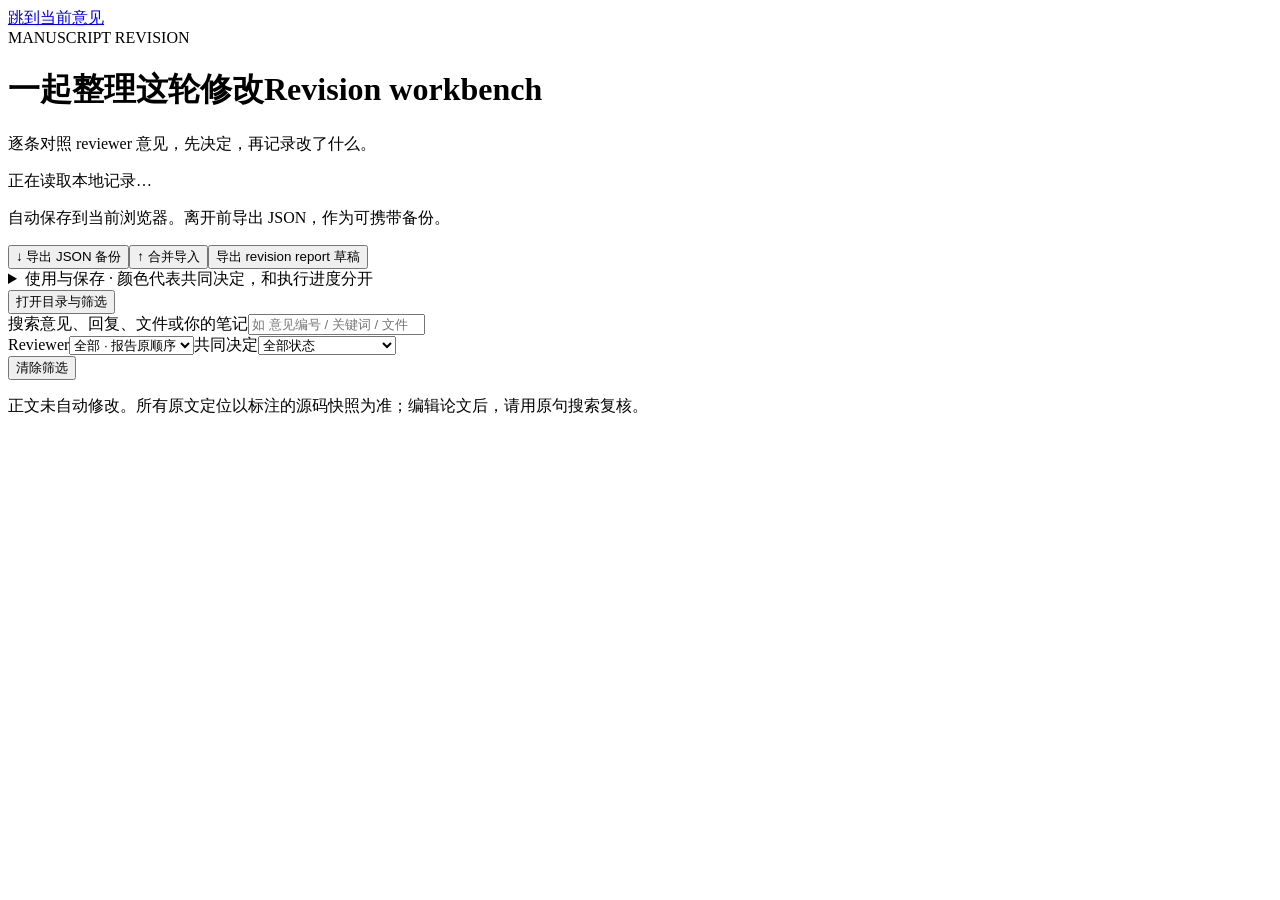
<file: revision_workbench/template.html>
<!doctype html>
<html lang="zh-CN">
<head>
<meta charset="utf-8">
<meta name="viewport" content="width=device-width, initial-scale=1">
<meta http-equiv="Content-Security-Policy" content="default-src 'none'; script-src 'unsafe-inline'; style-src 'unsafe-inline'; img-src 'self' data:; connect-src 'none'; base-uri 'none'; form-action 'none'">
<title>Thesis · Reviewer revision workbench</title>
<style>/* WORKBENCH_CSS */</style>
</head>
<body>
<a class="skip-link" href="#workspace">跳到当前意见</a>
<header class="masthead">
 <div class="brand"><span class="eyebrow" id="owner-label">MANUSCRIPT REVISION</span><h1>一起整理这轮修改<span>Revision workbench</span></h1><p>逐条对照 reviewer 意见，先决定，再记录改了什么。</p></div>
 <div class="save-panel"><p id="save-status" role="status" aria-live="polite">正在读取本地记录…</p><p class="save-hint">自动保存到当前浏览器。离开前导出 JSON，作为可携带备份。</p><div class="toolbar"><button id="export-ledger" class="primary">↓ 导出 JSON 备份</button><button id="import-button">↑ 合并导入</button><input id="import-ledger" type="file" accept=".json,application/json" hidden><button id="download-import-source" hidden>下载未合并的原 JSON</button><button id="export-report">导出 revision report 草稿</button><button id="retry-save" hidden>重试浏览器保存</button><button id="rescue-drafts" hidden>救出未保存文字</button></div></div>
</header>
<div id="warnings" role="alert" hidden></div>
<div id="toast" role="status" aria-live="polite"></div>
<details class="guide"><summary>使用与保存 · 颜色代表共同决定，和执行进度分开</summary><div class="guide-body"><p><strong>绿色：双方都改。</strong> 红色：双方都保留（不是报错）。灰色：助手建议保留、作者尚未决定。其余待定或分歧为黄色。发生保存冲突或提案版本变化时，也先作为待确认处理。</p><p>作者的已有明确回复会标注“据原回复预填”；解释、问题、条件式或未回复均保持待定。勾选只记录决定，不会修改论文，也不会表示已执行。</p><p>建议固定用同一浏览器打开根目录 <code>START_HERE.html</code>。<strong>JSON 是可携带的正式备份</strong>：工作结束时导出；换浏览器、换路径、换电脑或将记录交给我整理 report 时，再合并导入。浏览器存储可能被清理，file:// 的隔离方式也因浏览器而异，不能当作跨设备同步。页面不会上传你的记录。</p><p>每次导出会生成带时间的新备份文件；请确认下载完成，并保留最近几份。导入采取合并，保留不同版本、未知 ID 和冲突，不能用旧文件覆盖新记录。<a href="revision_workbench/README.md" target="_blank" rel="noopener">完整说明</a><span id="reference-links"></span></p></div></details>
<div class="layout">
 <aside class="sidebar" aria-label="Reviewer 意见目录" data-expanded="false">
  <button type="button" id="toggle-directory" aria-expanded="false" aria-controls="comment-list">打开目录与筛选</button>
  <div class="filters"><label for="search">搜索意见、回复、文件或你的笔记</label><input id="search" type="search" placeholder="如 意见编号 / 关键词 / 文件名"><div class="filter-row"><label>Reviewer<select id="reviewer-filter"><option value="all">全部 · 报告原顺序</option></select></label><label>共同决定<select id="status-filter"><option value="all">全部状态</option><option value="green">双方都改</option><option value="red">双方都保留</option><option value="gray">助手保留 · 作者待定</option><option value="yellow">待定 / 分歧 / 冲突</option></select></label></div><button id="clear-filters" class="text-button">清除筛选</button><p id="list-count" class="small"></p></div>
  <nav id="comment-list" aria-label="按报告原顺序列出的全部意见"></nav>
 </aside>
 <main id="workspace" tabindex="-1"><noscript>此工作台需要 JavaScript；没有联网或账号要求。</noscript></main>
</div>
<footer>正文未自动修改。所有原文定位以标注的源码快照为准；编辑论文后，请用原句搜索复核。<span id="edition"></span></footer>
<dialog id="history-dialog"><div class="dialog-header"><h2>字段历史与恢复</h2><button id="close-history">关闭</button></div><p>恢复会新增一条记录，保留已有历史。遇到并发冲突，请先在卡片中逐项选择或合并。</p><div id="history-content"></div></dialog>
<script id="workbench-data" type="application/json">/* WORKBENCH_DATA */</script>
<script>/* WORKBENCH_LEDGER */</script>
<script>/* WORKBENCH_APP */</script>
</body>
</html>
</file>
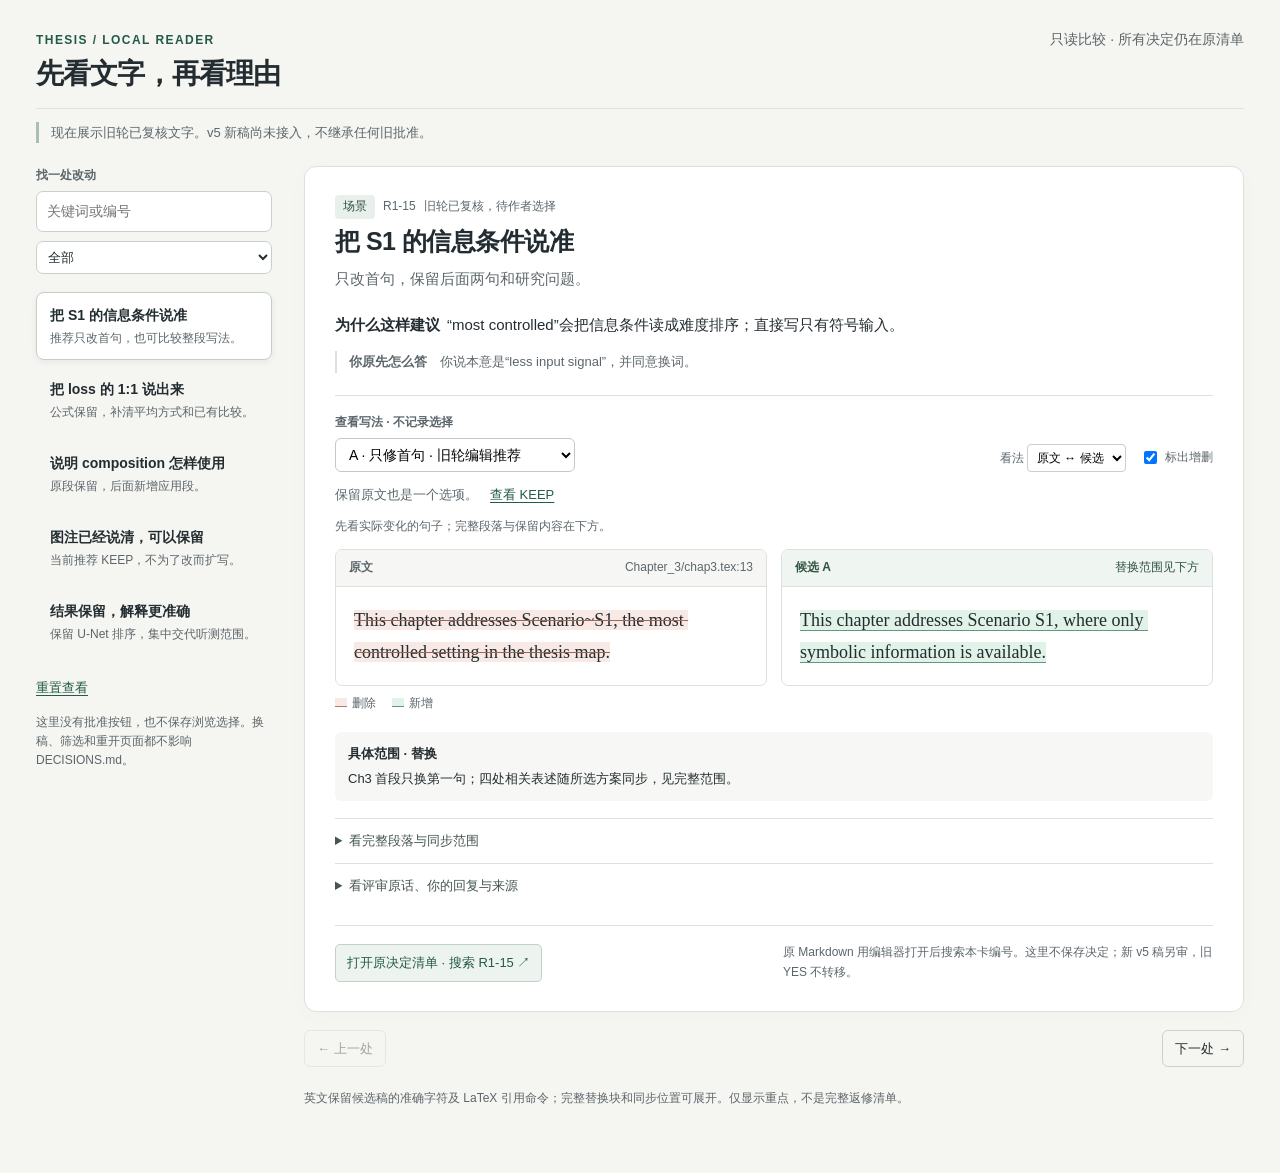
<file: revision_workshop_20261031_v5/reader/legacy_v3_v4.html>
<!doctype html>
<html lang="zh-CN">
<head>
<meta charset="utf-8">
<meta name="viewport" content="width=device-width, initial-scale=1">
<meta http-equiv="Content-Security-Policy" content="default-src 'none'; script-src 'unsafe-inline'; style-src 'unsafe-inline'; img-src 'self' file: data:; connect-src 'none'; font-src 'none'; base-uri 'none'; form-action 'none'">
<title>Thesis · 文字比较</title>
<style>
:root{color-scheme:light;--ink:#232d31;--muted:#5b666b;--line:#dce1df;--paper:#fff;--bg:#f5f5f1;--green:#235a49;--soft:#e9f0ec;--added:#e1f2e9;--deleted:#f8e9e5;--amber:#fff5dc;--focus:#215e9c}
*{box-sizing:border-box}body{margin:0;color:var(--ink);background:var(--bg);font-family:-apple-system,BlinkMacSystemFont,"Segoe UI","PingFang SC","Microsoft YaHei",sans-serif;font-size:16px;line-height:1.65}button,input,select{font:inherit}button,select{cursor:pointer}a{color:var(--green);text-underline-offset:.2em}a:hover{text-decoration-thickness:2px}button{color:inherit}button:focus-visible,a:focus-visible,input:focus-visible,select:focus-visible,summary:focus-visible,[tabindex="-1"]:focus-visible{outline:3px solid var(--focus);outline-offset:4px}.skip{position:absolute;top:-70px;left:16px;padding:10px 16px;background:white;z-index:20}.skip:focus{top:10px}.wrap{max-width:1440px;margin:auto;padding:28px 36px 64px}.mast{display:flex;align-items:baseline;justify-content:space-between;gap:20px;border-bottom:1px solid var(--line);padding-bottom:17px}.eyebrow{font-size:12px;letter-spacing:.12em;text-transform:uppercase;color:var(--green);font-weight:700}h1{font-size:28px;line-height:1.25;font-weight:650;letter-spacing:-.03em;margin:5px 0 0}h2{font-size:25px;line-height:1.4;letter-spacing:-.02em;margin:5px 0 8px}h3{font-size:15px;margin:0 0 10px}.mast p{margin:0;font-size:14px;color:var(--muted)}.version{font-size:13px;color:var(--muted);margin:13px 0 23px;padding-left:12px;border-left:3px solid #acbdb1}.layout{display:grid;grid-template-columns:236px minmax(0,1fr);gap:32px}.sidebar{min-width:0}.sidebar-inner{position:sticky;top:22px}.caption{font-size:12px;font-weight:650;color:var(--muted);display:block;margin-bottom:5px}.search,.filter{width:100%;border:1px solid #c8d0cd;border-radius:7px;background:white;padding:8px 10px;color:var(--ink)}.filter{font-size:13px;padding:7px;margin-top:9px}.search{font-size:14px}.nav-list{display:grid;gap:6px;margin:18px 0}.nav-item{text-align:left;padding:12px 13px;border:1px solid transparent;border-radius:8px;background:transparent;width:100%;line-height:1.5}.nav-item[aria-current="true"]{background:var(--paper);border-color:#c2cfc7;box-shadow:0 2px 7px #263c2110}.nav-item:hover{background:#eceee8}.nav-item strong{display:block;font-size:14px;font-weight:600}.nav-item small{display:block;color:var(--muted);font-size:12px;margin-top:3px}.sidebar-note{font-size:12px;color:var(--muted);line-height:1.6}.plain-button{border:0;background:transparent;padding:0;text-decoration:underline;color:var(--green);font-size:13px;text-underline-offset:3px}.card{background:var(--paper);border:1px solid var(--line);border-radius:12px;padding:28px 30px;box-shadow:0 4px 24px #1e2d2005;min-width:0}.meta{font-size:12px;color:var(--muted);display:flex;align-items:center;gap:8px;flex-wrap:wrap}.badge{font-size:12px;background:var(--soft);padding:2px 8px;border-radius:4px;color:#315343}.lead{margin:0 0 20px;color:var(--muted);font-size:15px}.why{font-size:15px;margin:0 0 14px;line-height:1.7}.why strong{margin-right:7px}.stance{font-size:13px;color:var(--muted);border-left:2px solid var(--line);padding-left:12px;margin:0 0 16px}.pending{background:var(--amber);border:1px solid #eedfb5;border-radius:6px;padding:9px 12px;margin:15px 0;font-size:13px;color:#655226}.pending strong{color:#554214}.toolbar{display:flex;justify-content:space-between;align-items:end;gap:12px;border-top:1px solid var(--line);padding-top:17px;margin:22px 0 12px}.option-select{max-width:100%;font-size:14px;border:1px solid #becbc4;border-radius:6px;padding:7px 9px;background:#fff;min-width:240px}.display-control{display:flex;align-items:center;gap:14px;flex-wrap:wrap;font-size:12px;color:var(--muted)}.display-control select{font-size:12px;border:1px solid #c9cfcc;border-radius:4px;padding:5px;background:white}.check{display:flex;align-items:center;gap:5px;white-space:nowrap}.keep-row{font-size:13px;color:var(--muted);display:flex;gap:12px;align-items:baseline;flex-wrap:wrap;margin:0 0 12px}.variant-note{font-size:13px;color:var(--muted);margin:0 0 11px}.comparison{display:grid;grid-template-columns:1fr 1fr;gap:14px;min-width:0}.panel{border:1px solid var(--line);border-radius:7px;min-width:0;overflow:hidden}.panel-top{font-size:12px;padding:8px 13px;background:#f6f7f4;border-bottom:1px solid var(--line);display:flex;justify-content:space-between;gap:8px;color:var(--muted)}.new .panel-top{background:#eff5f0;color:#315343}.text{white-space:pre-wrap;overflow-wrap:anywhere;font-family:Georgia,"Times New Roman",serif;font-size:18px;line-height:1.8;padding:17px 18px;margin:0;tab-size:2}.text[lang="en"]{hyphens:none}del{background:var(--deleted);text-decoration:line-through;text-decoration-color:#9f665b}ins{background:var(--added);text-decoration:none;border-bottom:1px solid #5f987b}.no-diff del,.no-diff ins{background:none;border:none;text-decoration:none}.comparison[data-mode="proposed"]{grid-template-columns:1fr}.comparison[data-mode="proposed"] .old{display:none}.comparison[data-mode="original"]{grid-template-columns:1fr}.comparison[data-mode="original"] .new{display:none}.legend{display:flex;gap:16px;font-size:12px;color:var(--muted);margin:8px 0 18px}.legend span::before{content:"";display:inline-block;width:12px;height:8px;margin-right:5px}.legend .removed::before{background:var(--deleted);border-bottom:1px solid #b17a6b}.legend .added::before{background:var(--added);border-bottom:1px solid #5f987b}.scope{font-size:13px;line-height:1.7;padding:11px 13px;background:#f7f8f5;border-radius:6px;margin:17px 0}.scope strong{display:block;margin-bottom:3px}.folds{margin-top:12px}details{border-top:1px solid var(--line);padding:11px 0}summary{cursor:pointer;font-size:13px;font-weight:550;color:#46564d}details[open] summary{margin-bottom:13px}.detail-body{font-size:13px;color:var(--muted)}.detail-body p{margin:8px 0}.detail-body blockquote{border-left:2px solid #bfcac1;padding:2px 13px;margin:12px 0;white-space:pre-wrap}.full-pair{display:grid;grid-template-columns:1fr 1fr;gap:14px}.full-pair pre{white-space:pre-wrap;overflow-wrap:anywhere;margin:0;padding:12px;background:#f8f8f5;font-size:13px;font-family:ui-monospace,SFMono-Regular,Menlo,monospace;line-height:1.65}.follow{border-left:2px solid #d6dfd8;padding-left:12px;margin:16px 0}.follow .text{font-size:15px;padding:8px 0}.source-links{display:flex;gap:13px;flex-wrap:wrap;font-size:12px;margin-top:14px}.footer{margin-top:18px;padding-top:17px;border-top:1px solid var(--line);display:flex;align-items:center;justify-content:space-between;gap:12px;flex-wrap:wrap}.decision-link{font-size:13px;background:#edf3ee;border:1px solid #c2d0c5;border-radius:5px;padding:7px 11px;text-decoration:none}.read-only{font-size:12px;color:var(--muted);max-width:430px}.card-nav{display:flex;justify-content:space-between;gap:12px;margin-top:18px}.card-nav button{border:1px solid #cbd2cd;border-radius:6px;background:transparent;padding:7px 12px;font-size:13px}.card-nav button:disabled{opacity:.4;cursor:default}.empty{padding:45px;color:var(--muted);text-align:center}.empty h2{font-size:20px}.sr-only{position:absolute;width:1px;height:1px;padding:0;margin:-1px;overflow:hidden;clip:rect(0,0,0,0);white-space:nowrap;border:0}.original-image{max-width:100%;height:auto;border:1px solid var(--line);background:white}.noscript{padding:30px;background:white}.focus-note{font-size:12px;color:var(--muted);margin:0 0 12px}code{font-size:.9em;overflow-wrap:anywhere}.screen-note{font-size:12px;color:var(--muted);margin:22px 0 0} .hidden{display:none!important}
@media(min-width:1500px){.wrap{padding-top:38px}.text{font-size:19px}.card{padding:32px 36px}}
@media(max-width:1050px){.wrap{padding:24px}.layout{grid-template-columns:206px minmax(0,1fr);gap:20px}.card{padding:23px}.comparison,.full-pair{grid-template-columns:1fr}.toolbar{align-items:start;flex-direction:column}.text{font-size:18px}.display-control{width:100%;justify-content:space-between}}
@media(max-width:700px){.wrap{padding:18px 15px 40px}.mast{display:block}.mast p{font-size:12px;max-width:none;margin-top:8px}h1{font-size:24px}.layout{display:block}.sidebar-inner{position:static}.nav-list{grid-template-columns:1fr 1fr;gap:5px;margin:12px 0 18px}.nav-item{padding:9px}.nav-item strong{font-size:13px}.nav-item small{font-size:11px}.sidebar-note{display:none}.card{padding:20px 17px;border-radius:9px}h2{font-size:23px}.option-select{width:100%;min-width:0}.toolbar>div:first-child{width:100%}.text{font-size:17px;line-height:1.75;padding:14px}.version{margin-bottom:18px}.footer{align-items:start}.read-only{max-width:none}.screen-note{font-size:11px}.meta{font-size:11px}}
@media print{body{background:white}.wrap{padding:0}.sidebar,.toolbar,.keep-row,.card-nav,.screen-note{display:none}.layout{display:block}.card{border:0;box-shadow:none}.text{font-size:12pt}.comparison{grid-template-columns:1fr 1fr}.version{font-size:10pt}details:not([open]){display:none}}
</style>
</head>
<body>
<a class="skip" href="#main">跳到比较文字</a>
<div class="wrap">
<header class="mast"><div><div class="eyebrow">Thesis / Local reader</div><h1>先看文字，再看理由</h1></div><p>只读比较 · 所有决定仍在原清单</p></header>
<p id="version" class="version"></p>
<div class="layout">
<aside class="sidebar" aria-label="阅读导航"><div class="sidebar-inner">
<label class="caption" for="search">找一处改动</label><input class="search" id="search" type="search" placeholder="关键词或编号" autocomplete="off">
<label class="sr-only" for="filter">筛选比较卡</label><select class="filter" id="filter"><option value="all">全部</option><option value="pending">有事实待核</option><option value="keep">推荐保留</option><option value="insertion">新增段落</option></select>
<nav id="card-list" class="nav-list" aria-label="比较卡"></nav>
<button class="plain-button" id="reset" type="button">重置查看</button><p class="sidebar-note">这里没有批准按钮，也不保存浏览选择。换稿、筛选和重开页面都不影响 DECISIONS.md。</p>
</div></aside>
<main id="main" tabindex="-1"><article id="card" class="card"></article><div class="card-nav"><button id="previous" type="button">← 上一处</button><button id="next" type="button">下一处 →</button></div><p class="screen-note">英文保留候选稿的准确字符及 LaTeX 引用命令；完整替换块和同步位置可展开。仅显示重点，不是完整返修清单。</p></main>
</div></div>
<noscript><p class="noscript">此阅读器需要浏览器内置 JavaScript。可直接打开同目录 README.md，再阅读原 revision_blueprint_20261031/START_HERE.md；这里不会保存或改变任何决定。</p></noscript>
<script id="packet" type="application/json">{"schemaVersion": 1, "edition": "旧轮 v3／v4 · 五处示例", "packetStatus": "reviewed-legacy", "versionNotice": "现在展示旧轮已复核文字。v5 新稿尚未接入，不继承任何旧批准。", "purpose": "只读比较；查看写法不会记录选择。作者决定只写入原 DECISIONS.md。", "cards": [{"id": "R1-15", "title": "把 S1 的信息条件说准", "short": "推荐只改首句，也可比较整段写法。", "group": "场景", "why": "“most controlled”会把信息条件读成难度排序；直接写只有符号输入。", "stance": "你说本意是“less input signal”，并同意换词。", "scope": "Ch3 首段只换第一句；四处相关表述随所选方案同步，见完整范围。", "pending": "", "operation": "replacement", "sourceFile": "Chapter_3/chap3.tex", "sourceLine": 13, "originalFull": "This chapter addresses Scenario~S1, the most controlled setting in the thesis map. Here the symbolic notes and their timing are already known, but the note-level velocity is missing, flattened, or musically uninformative. The chapter therefore asks a focused question: can useful note-level dynamics be recovered from symbolic structure alone, without changing the original composition?", "originalFocus": "This chapter addresses Scenario~S1, the most controlled setting in the thesis map.", "options": [{"id": "A", "label": "A · 只修首句", "kind": "replacement", "fullText": "This chapter addresses Scenario S1, where only symbolic information is available. Here the symbolic notes and their timing are already known, but the note-level velocity is missing, flattened, or musically uninformative. The chapter therefore asks a focused question: can useful note-level dynamics be recovered from symbolic structure alone, without changing the original composition?", "focusText": "This chapter addresses Scenario S1, where only symbolic information is available.", "summary": "只改首句，保留后面两句和研究问题。", "oldHtml": "\u003cdel\u003eThis chapter addresses Scenario~S1, the most controlled setting in the thesis map.\u003c/del\u003e", "newHtml": "\u003cins\u003eThis chapter addresses Scenario S1, where only symbolic information is available.\u003c/ins\u003e"}, {"id": "B", "label": "B · 解释估计歧义", "kind": "replacement", "fullText": "This chapter addresses Scenario S1, where the symbolic notes and their timing are known, but the velocity layer is missing, flattened, or musically uninformative. No performance audio is available to guide the prediction. The fixed note structure limits what the model may change without uniquely determining the velocity profile. The chapter therefore asks a focused question: can useful note-level dynamics be recovered from symbolic structure alone, without changing the original composition?", "focusText": "This chapter addresses Scenario S1, where the symbolic notes and their timing are known, but the velocity layer is missing, flattened, or musically uninformative. No performance audio is available to guide the prediction. The fixed note structure limits what the model may change without uniquely determining the velocity profile. The chapter therefore asks a focused question: can useful note-level dynamics be recovered from symbolic structure alone, without changing the original composition?", "originalFocus": "This chapter addresses Scenario~S1, the most controlled setting in the thesis map. Here the symbolic notes and their timing are already known, but the note-level velocity is missing, flattened, or musically uninformative. The chapter therefore asks a focused question: can useful note-level dynamics be recovered from symbolic structure alone, without changing the original composition?", "summary": "这一版重写整个首段；下方显示完整变化。", "scope": "Ch3 首段整体替换为这一版；四处相关表述随稿同步。不是只改第一句。", "oldHtml": "\u003cdel\u003eThis chapter addresses Scenario~S1, the most controlled setting in the thesis map. Here the symbolic notes and their timing are already known, but the note-level velocity is missing, flattened, or musically uninformative. \u003c/del\u003eThe chapter therefore asks a focused question: can useful note-level dynamics be recovered from symbolic structure alone, without changing the original composition?", "newHtml": "\u003cins\u003eThis chapter addresses Scenario S1, where the symbolic notes and their timing are known, but the velocity layer is missing, flattened, or musically uninformative. No performance audio is available to guide the prediction. The fixed note structure limits what the model may change without uniquely determining the velocity profile. \u003c/ins\u003eThe chapter therefore asks a focused question: can useful note-level dynamics be recovered from symbolic structure alone, without changing the original composition?"}, {"id": "C", "label": "C · 压缩整段", "kind": "replacement", "fullText": "In the symbolic-only setting, the notes and their timing are fixed, while velocities may be missing, flattened, or musically uninformative. The model changes only the velocity layer and has no performance audio from which to infer it. The chapter therefore asks a focused question: can useful note-level dynamics be recovered from symbolic structure alone, without changing the original composition?", "focusText": "In the symbolic-only setting, the notes and their timing are fixed, while velocities may be missing, flattened, or musically uninformative. The model changes only the velocity layer and has no performance audio from which to infer it. The chapter therefore asks a focused question: can useful note-level dynamics be recovered from symbolic structure alone, without changing the original composition?", "originalFocus": "This chapter addresses Scenario~S1, the most controlled setting in the thesis map. Here the symbolic notes and their timing are already known, but the note-level velocity is missing, flattened, or musically uninformative. The chapter therefore asks a focused question: can useful note-level dynamics be recovered from symbolic structure alone, without changing the original composition?", "summary": "这一版重写整个首段；下方显示完整变化。", "scope": "Ch3 首段整体替换为这一版；四处相关表述随稿同步。不是只改第一句。", "oldHtml": "\u003cdel\u003eThis chapter addresses Scenario~S1, the most controlled setting in the thesis map. Here the symbolic notes and their timing are already known, but the note-level velocity is missing, flattened, or musically uninformative. \u003c/del\u003eThe chapter therefore asks a focused question: can useful note-level dynamics be recovered from symbolic structure alone, without changing the original composition?", "newHtml": "\u003cins\u003eIn the symbolic-only setting, the notes and their timing are fixed, while velocities may be missing, flattened, or musically uninformative. The model changes only the velocity layer and has no performance audio from which to infer it. \u003c/ins\u003eThe chapter therefore asks a focused question: can useful note-level dynamics be recovered from symbolic structure alone, without changing the original composition?"}, {"id": "KEEP", "label": "KEEP · 保留原文", "kind": "keep", "fullText": "This chapter addresses Scenario~S1, the most controlled setting in the thesis map. Here the symbolic notes and their timing are already known, but the note-level velocity is missing, flattened, or musically uninformative. The chapter therefore asks a focused question: can useful note-level dynamics be recovered from symbolic structure alone, without changing the original composition?", "focusText": "This chapter addresses Scenario~S1, the most controlled setting in the thesis map.", "oldHtml": "This chapter addresses Scenario~S1, the most controlled setting in the thesis map.", "newHtml": "This chapter addresses Scenario~S1, the most controlled setting in the thesis map."}], "recommended": "A", "recommendationLabel": "旧轮编辑推荐", "reviewStatus": "旧轮已复核，待作者选择", "reviewFile": "revision_blueprint_20261031/reviewer_final.md", "candidateFile": "revision_blueprint_20261031/writer_round3.md", "candidateAnchor": "r1-15", "reviewerComment": "Section 3.1: This work is mentioned as the “most controlled” in the thesis; however predicting dynamics from a score in the absence of any dynamics markings or velocity info is a more unconstrained problem than dynamics prediction given input audio (where dynamics are present).", "authorResponse": "\u003e Yes my mistake, my intend is to say \"less input signal compared to others\", but indeed less constrained. I will change my term.", "commentFile": "revision_blueprint_20261031/COMMENT_MAP.md", "contextAfter": "This setting matters because it isolates the dynamics problem from the broader transcription problem. It is common in digital audio workstation workflows, step-entered MIDI, quantised MIDI, and corpus curation settings where note content already exists but expression does not. It also provides the cleanest test of the thesis claim that dynamics can be treated as a separate and editable target rather than as a side effect of full expressive performance generation.", "followthrough": [{"file": "Chapter_3/chap3.tex", "old": "This chapter studies the most constrained setting in that map:", "new": "This chapter studies the symbolic-only setting in that map:", "line": 31}, {"file": "Chapter_3/chap3.tex", "old": "This chapter studied the most controlled form of expressive-label recovery:", "new": "This chapter studied expressive-label recovery without acoustic input:", "line": 465}, {"file": "Chapter_7/Conclusion.tex", "old": "The first method contribution establishes the most controlled setting:", "new": "The first method contribution addresses the symbolic-only setting:", "line": 48}, {"file": "Chapter_1/Intro.tex", "old": "By intentionally ordering these environments from the tightly constrained to the ambiguous, they form the core empirical arc of the thesis.", "new": "These settings form the core empirical arc of the thesis by varying both the available evidence and the target representation.", "line": 118}], "decisionPath": "revision_blueprint_20261031/DECISIONS.md#decision-r1-15", "sourceSha256": "d8d6034e98d8b62fd91ee51652663aedb417d565bdbcd220518a95fb0e3c49c9"}, {"id": "R1-25", "title": "把 loss 的 1:1 说出来", "short": "公式保留，补清平均方式和已有比较。", "group": "方法", "why": "评审问两项怎样平衡；原段没有直接说每项先平均、相对系数各为 1。", "stance": "你写明沿用 Kim，并说自己验证过，准备补引用。", "scope": "只替换 loss 段最后的解释；原引言、公式、变量定义和引用保留。", "pending": "V-04：实际 run 的 theta、整体尺度和验证范围仍需记录对齐。选文字不确认最佳比例。", "operation": "replacement", "sourceFile": "Chapter_4/chap4.tex", "sourceLine": 133, "originalFull": "All models are trained with the hybrid loss adopted in prior score-informed work~\\cite{kim2024method}. It combines frame-wise binary cross-entropy with onset-wise $\\ell_1$ loss:\n\\begin{equation}\n\\mathcal{L}\n= \\frac{1}{|\\mathcal{J}|}\\sum_{(t,p)\\in\\mathcal{J}} \\ell_{\\mathrm{bce}}\\big(V_{t,p},\\hat{V}_{t,p}\\big)\n+ \\frac{1}{|\\mathcal{I}|}\\sum_{(t,p)\\in\\mathcal{I}} \\left|V_{t,p}-\\hat{V}_{t,p}\\right|.\n\\label{eq:scoreinf:loss}\n\\end{equation}\nHere $\\mathbf{V}$ is the ground-truth velocity target and $\\hat{\\mathbf{V}}$ is the predicted velocity output of either the baseline AMT branch or the score-informed system. This hybrid supervision is useful because it constrains both the local onset value and the broader note sustain region, while still keeping note-level precision central to the objective.", "originalFocus": "This hybrid supervision is useful because it constrains both the local onset value and the broader note sustain region, while still keeping note-level precision central to the objective.", "options": [{"id": "A", "label": "A · 最短解释", "kind": "replacement", "fullText": "All models are trained with the hybrid loss adopted in prior score-informed work~\\cite{kim2024method}. It combines frame-wise binary cross-entropy with onset-wise $\\ell_1$ loss:\n\\begin{equation}\n\\mathcal{L}\n= \\frac{1}{|\\mathcal{J}|}\\sum_{(t,p)\\in\\mathcal{J}} \\ell_{\\mathrm{bce}}\\big(V_{t,p},\\hat{V}_{t,p}\\big)\n+ \\frac{1}{|\\mathcal{I}|}\\sum_{(t,p)\\in\\mathcal{I}} \\left|V_{t,p}-\\hat{V}_{t,p}\\right|.\n\\label{eq:scoreinf:loss}\n\\end{equation}\nHere $\\mathbf{V}$ is the ground-truth velocity target and $\\hat{\\mathbf{V}}$ is the predicted velocity output of either the baseline AMT branch or the score-informed system. Each component is averaged over its own mask, and the two means have equal relative coefficients. Equal coefficients do not imply equal numerical loss or gradient magnitudes.", "focusText": "Each component is averaged over its own mask, and the two means have equal relative coefficients. Equal coefficients do not imply equal numerical loss or gradient magnitudes.", "oldHtml": "\u003cdel\u003eThis hybrid supervision is useful because it constrains both the local onset value and the broader note sustain region, while still keeping note-level precision central to the objective.\u003c/del\u003e", "newHtml": "\u003cins\u003eEach component is averaged over its own mask, and the two means have equal relative coefficients. Equal coefficients do not imply equal numerical loss or gradient magnitudes.\u003c/ins\u003e"}, {"id": "B", "label": "B · 保留 SMC 初步比较", "kind": "replacement", "fullText": "All models are trained with the hybrid loss adopted in prior score-informed work~\\cite{kim2024method}. It combines frame-wise binary cross-entropy with onset-wise $\\ell_1$ loss:\n\\begin{equation}\n\\mathcal{L}\n= \\frac{1}{|\\mathcal{J}|}\\sum_{(t,p)\\in\\mathcal{J}} \\ell_{\\mathrm{bce}}\\big(V_{t,p},\\hat{V}_{t,p}\\big)\n+ \\frac{1}{|\\mathcal{I}|}\\sum_{(t,p)\\in\\mathcal{I}} \\left|V_{t,p}-\\hat{V}_{t,p}\\right|.\n\\label{eq:scoreinf:loss}\n\\end{equation}\nHere $\\mathbf{V}$ is the ground-truth velocity target and $\\hat{\\mathbf{V}}$ is the predicted velocity output of either the baseline AMT branch or the score-informed system. The frame-wise BCE and onset-wise L1 terms are averaged over their respective active positions and combined with equal relative coefficients. We retain the hybrid objective of Kim et al. (2024), supported by the preliminary comparison with frame-only and onset-only supervision reported in our associated SMC paper. Equal coefficients do not imply equal numerical loss or gradient magnitudes.", "focusText": "The frame-wise BCE and onset-wise L1 terms are averaged over their respective active positions and combined with equal relative coefficients. We retain the hybrid objective of Kim et al. (2024), supported by the preliminary comparison with frame-only and onset-only supervision reported in our associated SMC paper. Equal coefficients do not imply equal numerical loss or gradient magnitudes.", "oldHtml": "\u003cdel\u003eThis hybrid supervision is useful because it constrains both the local onset value and the broader note sustain region, while still keeping note-level precision central to the objective.\u003c/del\u003e", "newHtml": "\u003cins\u003eThe frame-wise BCE and onset-wise L1 terms are averaged over their respective active positions and combined with equal relative coefficients. We retain the hybrid objective of Kim et al. (2024), supported by the preliminary comparison with frame-only and onset-only supervision reported in our associated SMC paper. Equal coefficients do not imply equal numerical loss or gradient magnitudes.\u003c/ins\u003e"}, {"id": "C", "label": "C · 解释两项作用", "kind": "replacement", "fullText": "All models are trained with the hybrid loss adopted in prior score-informed work~\\cite{kim2024method}. It combines frame-wise binary cross-entropy with onset-wise $\\ell_1$ loss:\n\\begin{equation}\n\\mathcal{L}\n= \\frac{1}{|\\mathcal{J}|}\\sum_{(t,p)\\in\\mathcal{J}} \\ell_{\\mathrm{bce}}\\big(V_{t,p},\\hat{V}_{t,p}\\big)\n+ \\frac{1}{|\\mathcal{I}|}\\sum_{(t,p)\\in\\mathcal{I}} \\left|V_{t,p}-\\hat{V}_{t,p}\\right|.\n\\label{eq:scoreinf:loss}\n\\end{equation}\nHere $\\mathbf{V}$ is the ground-truth velocity target and $\\hat{\\mathbf{V}}$ is the predicted velocity output of either the baseline AMT branch or the score-informed system. The two terms supervise complementary parts of the note representation: frame-wise BCE covers the active note region, while onset-wise L1 directly penalises the velocity read during post-processing. Each term is averaged over its own active positions, and the two means receive equal relative coefficients. This retains the hybrid formulation used in the prior work and our preliminary verification.", "focusText": "The two terms supervise complementary parts of the note representation: frame-wise BCE covers the active note region, while onset-wise L1 directly penalises the velocity read during post-processing. Each term is averaged over its own active positions, and the two means receive equal relative coefficients. This retains the hybrid formulation used in the prior work and our preliminary verification.", "oldHtml": "\u003cdel\u003eThis hybrid supervision is useful because it constrains both the local onset value and the broader note sustain region, while still keeping note-level precision central to the objective.\u003c/del\u003e", "newHtml": "\u003cins\u003eThe two terms supervise complementary parts of the note representation: frame-wise BCE covers the active note region, while onset-wise L1 directly penalises the velocity read during post-processing. Each term is averaged over its own active positions, and the two means receive equal relative coefficients. This retains the hybrid formulation used in the prior work and our preliminary verification.\u003c/ins\u003e"}, {"id": "KEEP", "label": "KEEP · 保留原文", "kind": "keep", "fullText": "All models are trained with the hybrid loss adopted in prior score-informed work~\\cite{kim2024method}. It combines frame-wise binary cross-entropy with onset-wise $\\ell_1$ loss:\n\\begin{equation}\n\\mathcal{L}\n= \\frac{1}{|\\mathcal{J}|}\\sum_{(t,p)\\in\\mathcal{J}} \\ell_{\\mathrm{bce}}\\big(V_{t,p},\\hat{V}_{t,p}\\big)\n+ \\frac{1}{|\\mathcal{I}|}\\sum_{(t,p)\\in\\mathcal{I}} \\left|V_{t,p}-\\hat{V}_{t,p}\\right|.\n\\label{eq:scoreinf:loss}\n\\end{equation}\nHere $\\mathbf{V}$ is the ground-truth velocity target and $\\hat{\\mathbf{V}}$ is the predicted velocity output of either the baseline AMT branch or the score-informed system. This hybrid supervision is useful because it constrains both the local onset value and the broader note sustain region, while still keeping note-level precision central to the objective.", "focusText": "This hybrid supervision is useful because it constrains both the local onset value and the broader note sustain region, while still keeping note-level precision central to the objective.", "oldHtml": "This hybrid supervision is useful because it constrains both the local onset value and the broader note sustain region, while still keeping note-level precision central to the objective.", "newHtml": "This hybrid supervision is useful because it constrains both the local onset value and the broader note sustain region, while still keeping note-level precision central to the objective."}], "recommended": "B", "recommendationLabel": "旧轮编辑推荐", "reviewStatus": "旧轮已复核，待作者选择", "reviewFile": "revision_blueprint_20261031/reviewer_final.md", "candidateFile": "revision_blueprint_20261031/writer_round3.md", "candidateAnchor": "r1-25", "reviewerComment": "Section 4.5.3: Are both loss components balanced? Is there a need to weigh loss components?", "authorResponse": "\u003e This is the following work of a ISMIR2024 paper by Hyon Kim, he found this is the best ratio, and I verfied it. \n\u003e\n\u003e I will directly cite his work to further explain this.", "commentFile": "revision_blueprint_20261031/COMMENT_MAP.md", "contextAfter": "", "followthrough": [], "decisionPath": "revision_blueprint_20261031/DECISIONS.md#decision-r1-25", "sourceSha256": "d3ba02f332041ea4e6e8c89fe342fdf560bd9edda1caafcd4b7c9fb651226eb8"}, {"id": "R1-21", "title": "说明 composition 怎样使用", "short": "原段保留，后面新增应用段。", "group": "用途", "why": "分开说训练标签的来源和实际输入接口，回答 performance MIDI 与 composition 的关系。", "stance": "你明确说试过量化 MIDI，并说 MOS 用量化 score-MIDI；这条原话保留，具体刺激流程待查。", "scope": "只在 Ch3 Discussion 首段后插入所示应用段，不替换 Stimuli；原量化批注不由此改写。", "pending": "V-02：输入和 reference 的 timing preparation、量化步骤仍待生成记录。这里的文字选择不确认听测协议。", "operation": "insertion", "sourceFile": "Chapter_3/chap3.tex", "sourceLine": 453, "originalFull": "This chapter has verified that note-level dynamics can be recovered usefully even when the symbolic notes and timing are held fixed. It turns expressive enhancement into a controllable post-processing stage rather than a full performance-rendering problem, which is exactly the setting encountered in many MIDI-production and corpus-curation workflows.", "originalFocus": "This chapter has verified that note-level dynamics can be recovered usefully even when the symbolic notes and timing are held fixed. It turns expressive enhancement into a controllable post-processing stage rather than a full performance-rendering problem, which is exactly the setting encountered in many MIDI-production and corpus-curation workflows.", "options": [{"id": "A", "label": "A · 两句说明", "kind": "insertion", "fullText": "Performance MIDI supplies captured velocity targets for training, while the completion interface can also accept quantised symbolic input. The composition use case is to add a velocity profile while retaining the notes and timing supplied by the user.", "focusText": "Performance MIDI supplies captured velocity targets for training, while the completion interface can also accept quantised symbolic input. The composition use case is to add a velocity profile while retaining the notes and timing supplied by the user.", "summary": "原段后新增两句应用说明。", "oldHtml": "This chapter has verified that note-level dynamics can be recovered usefully even when the symbolic notes and timing are held fixed. It turns expressive enhancement into a controllable post-processing stage rather than a full performance-rendering problem, which is exactly the setting encountered in many MIDI-production and corpus-curation workflows.", "newHtml": "\u003cins\u003ePerformance MIDI supplies captured velocity targets for training, while the completion interface can also accept quantised symbolic input. The composition use case is to add a velocity profile while retaining the notes and timing supplied by the user.\u003c/ins\u003e"}, {"id": "B", "label": "B · 分开训练与输入", "kind": "insertion", "fullText": "The supervised experiments use performance MIDI because it provides captured velocity targets. The completion interface itself takes the note events and timing supplied with a MIDI sequence, including quantised symbolic input. Its role in composition is to add a velocity profile without changing that supplied structure.", "focusText": "The supervised experiments use performance MIDI because it provides captured velocity targets. The completion interface itself takes the note events and timing supplied with a MIDI sequence, including quantised symbolic input. Its role in composition is to add a velocity profile without changing that supplied structure.", "summary": "原段后新增三句应用说明。", "oldHtml": "This chapter has verified that note-level dynamics can be recovered usefully even when the symbolic notes and timing are held fixed. It turns expressive enhancement into a controllable post-processing stage rather than a full performance-rendering problem, which is exactly the setting encountered in many MIDI-production and corpus-curation workflows.", "newHtml": "\u003cins\u003eThe supervised experiments use performance MIDI because it provides captured velocity targets. The completion interface itself takes the note events and timing supplied with a MIDI sequence, including quantised symbolic input. Its role in composition is to add a velocity profile without changing that supplied structure.\u003c/ins\u003e"}, {"id": "C", "label": "C · 从创作用途切入", "kind": "insertion", "fullText": "For composition, velocity completion adds an expressive layer to an existing note sequence. Training uses captured velocities from performance MIDI, while deployment can retain the notes and timing of quantised symbolic input. The training target and the timing representation of a new input therefore serve different roles.", "focusText": "For composition, velocity completion adds an expressive layer to an existing note sequence. Training uses captured velocities from performance MIDI, while deployment can retain the notes and timing of quantised symbolic input. The training target and the timing representation of a new input therefore serve different roles.", "summary": "原段后新增三句应用说明。", "oldHtml": "This chapter has verified that note-level dynamics can be recovered usefully even when the symbolic notes and timing are held fixed. It turns expressive enhancement into a controllable post-processing stage rather than a full performance-rendering problem, which is exactly the setting encountered in many MIDI-production and corpus-curation workflows.", "newHtml": "\u003cins\u003eFor composition, velocity completion adds an expressive layer to an existing note sequence. Training uses captured velocities from performance MIDI, while deployment can retain the notes and timing of quantised symbolic input. The training target and the timing representation of a new input therefore serve different roles.\u003c/ins\u003e"}, {"id": "KEEP", "label": "KEEP · 保留原文", "kind": "keep", "fullText": "This chapter has verified that note-level dynamics can be recovered usefully even when the symbolic notes and timing are held fixed. It turns expressive enhancement into a controllable post-processing stage rather than a full performance-rendering problem, which is exactly the setting encountered in many MIDI-production and corpus-curation workflows.", "focusText": "This chapter has verified that note-level dynamics can be recovered usefully even when the symbolic notes and timing are held fixed. It turns expressive enhancement into a controllable post-processing stage rather than a full performance-rendering problem, which is exactly the setting encountered in many MIDI-production and corpus-curation workflows.", "oldHtml": "This chapter has verified that note-level dynamics can be recovered usefully even when the symbolic notes and timing are held fixed. It turns expressive enhancement into a controllable post-processing stage rather than a full performance-rendering problem, which is exactly the setting encountered in many MIDI-production and corpus-curation workflows.", "newHtml": "This chapter has verified that note-level dynamics can be recovered usefully even when the symbolic notes and timing are held fixed. It turns expressive enhancement into a controllable post-processing stage rather than a full performance-rendering problem, which is exactly the setting encountered in many MIDI-production and corpus-curation workflows."}], "recommended": "A", "recommendationLabel": "旧轮编辑推荐", "reviewStatus": "旧轮已复核，待作者选择", "reviewFile": "revision_blueprint_20261031/reviewer_final.md", "candidateFile": "revision_blueprint_20261031/writer_round3.md", "candidateAnchor": "r1-21", "reviewerComment": "Section 3.6: The data used for experiments is performance MIDI, as opposed to reference (quantised) MIDI. Would that conflict with the main envisaged usecase which is on music composition?", "authorResponse": "\u003e I don't think so. We tried the model inference, and it actually works well in quantised MIDI scores we download from the internet. And our MOS test is based on the score-MIDI, which is quantised, double confirm it can work.\n\u003e\n\u003e Be honestly I understand this can make a further experiment, which make discussion deeper. \n\u003e\n\u003e The true problem is Dolby will not happy for my \"internship finished project\" have further development\" haha. So we keep it as current.", "commentFile": "revision_blueprint_20261031/COMMENT_MAP.md", "contextAfter": "", "followthrough": [], "decisionPath": "revision_blueprint_20261031/DECISIONS.md#decision-r1-21", "sourceSha256": "d8d6034e98d8b62fd91ee51652663aedb417d565bdbcd220518a95fb0e3c49c9"}, {"id": "R1-35", "title": "图注已经说清，可以保留", "short": "当前推荐 KEEP，不为了改而扩写。", "group": "保留", "why": "原图注已写 SoundFont-rendered audio；长解释未必帮助这处阅读。", "stance": "未找到你对此条的既有回复；KEEP 是编辑建议，不是你的批准。", "scope": "KEEP 保留 Fig6.2 原图与原图注。旧 A 另含图内标签修改，尚需副本与视觉核验。", "pending": "", "operation": "replacement", "sourceFile": "Chapter_6/chap6.tex", "sourceLine": 201, "originalFull": "An encoder-only Transformer maps padded note sequences to per-note PHE/OSF targets extracted from SoundFont-rendered audio.", "originalFocus": "An encoder-only Transformer maps padded note sequences to per-note PHE/OSF targets extracted from SoundFont-rendered audio.", "options": [{"id": "KEEP", "label": "KEEP · 保留原图和原图注", "kind": "keep", "fullText": "An encoder-only Transformer maps padded note sequences to per-note PHE/OSF targets extracted from SoundFont-rendered audio.", "focusText": "An encoder-only Transformer maps padded note sequences to per-note PHE/OSF targets extracted from SoundFont-rendered audio.", "oldHtml": "An encoder-only Transformer maps padded note sequences to per-note PHE/OSF targets extracted from SoundFont-rendered audio.", "newHtml": "An encoder-only Transformer maps padded note sequences to per-note PHE/OSF targets extracted from SoundFont-rendered audio."}, {"id": "A", "label": "旧 A · 扩写图注（需另核图）", "kind": "replacement", "fullText": "Offline training of the differentiable SoundFont proxy. Sampled MIDI notes and velocities are rendered by the SoundFont; PHE and OSF extracted from this rendered audio provide the teacher targets. The Transformer predicts the same parameters from the note sequence. Real performance audio is used later for VeloEst adaptation, not to generate these offline teacher targets.", "focusText": "Offline training of the differentiable SoundFont proxy. Sampled MIDI notes and velocities are rendered by the SoundFont; PHE and OSF extracted from this rendered audio provide the teacher targets. The Transformer predicts the same parameters from the note sequence. Real performance audio is used later for VeloEst adaptation, not to generate these offline teacher targets.", "oldHtml": "\u003cdel\u003eAn encoder-only Transformer maps padded note sequences to per-note PHE/OSF targets extracted from SoundFont-rendered audio.\u003c/del\u003e", "newHtml": "\u003cins\u003eOffline training of the differentiable SoundFont proxy. Sampled MIDI notes and velocities are rendered by the SoundFont; PHE and OSF extracted from this rendered audio provide the teacher targets. The Transformer predicts the same parameters from the note sequence. Real performance audio is used later for VeloEst adaptation, not to generate these offline teacher targets.\u003c/ins\u003e"}], "recommended": "KEEP", "recommendationLabel": "v4 复核推荐", "reviewStatus": "旧轮已复核，待作者选择", "reviewFile": "revision_blueprint_20261031/contextual_review_v4.md", "candidateFile": "revision_blueprint_20261031/writer_round3.md", "candidateAnchor": "r1-35", "reviewerComment": "Figure 6.2: is the data in the right part of the figure rendered audio? If yes, this is not shown in the figure.", "authorResponse": "\u003e zhanhong not response yet", "commentFile": "revision_blueprint_20261031/COMMENT_MAP.md", "contextAfter": "", "followthrough": [], "sourceExact": "\\caption{An encoder-only Transformer maps padded note sequences to per-note PHE/OSF targets extracted from SoundFont-rendered audio.}", "optionNotes": {"A": "这里只比较旧 A 的图注文字。原提案还涉及图内标签；未制作并核验副本，不能由图注选择视为完成。"}, "originalImage": "Chapter_6/figures/p2.jpg", "recommendationSource": "revision_blueprint_20261031/SUPPLEMENTS_v4.md#keep-r1-35", "decisionPath": "revision_blueprint_20261031/DECISIONS.md#decision-r1-35", "sourceSha256": "d871241adb95f5d88099d67a4dd01b584b4b004875b8e425fbbc7550c25e32bf"}, {"id": "R2-04", "title": "结果保留，解释更准确", "short": "保留 U-Net 排序，集中交代听测范围。", "group": "结果", "why": "把“clearly outperforms”落到实际的 mean similarity，并保留系统间的已报告排序。", "stance": "未找到你对此条的既有回复；推荐措辞来自编辑与复核。", "scope": "替换 Ch3 Results 段；MOS 表、CI、Participants 与 Stimuli 保留。摘要、引言和结论有四处同步。", "pending": "V-02：timing preparation 仍待记录；此段不补未经确认的处理细节。", "operation": "replacement", "sourceFile": "Chapter_3/chap3.tex", "sourceLine": 444, "originalFull": "\\paragraph{Results.}\nAlthough a substantial gap to human performance remains, the proposed U-Net clearly outperforms the other systems.\nThe Flat model performs worst, consistent with earlier findings that default velocity is musically inadequate \\cite{kuo2021velocity}.\nThe seen, less-seen, and unseen repertoire groups are best interpreted as descriptive groups rather than as a strict complexity-controlled comparison.\nEven so, the relatively narrow 95\\% confidence intervals across groups suggest that participants rated the stimuli with reasonable consistency.", "originalFocus": "\\paragraph{Results.}\nAlthough a substantial gap to human performance remains, the proposed U-Net clearly outperforms the other systems.\nThe Flat model performs worst, consistent with earlier findings that default velocity is musically inadequate \\cite{kuo2021velocity}.\nThe seen, less-seen, and unseen repertoire groups are best interpreted as descriptive groups rather than as a strict complexity-controlled comparison.\nEven so, the relatively narrow 95\\% confidence intervals across groups suggest that participants rated the stimuli with reasonable consistency.", "options": [{"id": "A", "label": "A · 保留排序和引用", "kind": "replacement", "fullText": "U-Net received higher mean similarity ratings than Flat and ConvAE on the selected excerpts, while Flat received the lowest ratings, consistent with earlier findings on default velocity \\cite{kuo2021velocity}. The listening study provides supplementary perceptual evidence from 11 expert listeners, eight selected SMD excerpts, and one PianoTeq rendering configuration. The composer-group scores are descriptive rather than a controlled comparison of stylistic effects.", "focusText": "U-Net received higher mean similarity ratings than Flat and ConvAE on the selected excerpts, while Flat received the lowest ratings, consistent with earlier findings on default velocity \\cite{kuo2021velocity}. The listening study provides supplementary perceptual evidence from 11 expert listeners, eight selected SMD excerpts, and one PianoTeq rendering configuration. The composer-group scores are descriptive rather than a controlled comparison of stylistic effects.", "oldHtml": "\u003cdel\u003e\\paragraph{Results.}\nAlthough a substantial gap to human performance remains, the proposed U-Net clearly outperforms the other systems.\nThe Flat model performs worst, consistent with earlier findings that default velocity is musically inadequate \\cite{kuo2021velocity}.\nThe seen, less-seen, and unseen repertoire groups are best interpreted as descriptive groups rather than as a strict complexity-controlled comparison.\nEven so, the relatively narrow 95\\% confidence intervals across groups suggest that participants rated the stimuli with reasonable consistency.\u003c/del\u003e", "newHtml": "\u003cins\u003eU-Net received higher mean similarity ratings than Flat and ConvAE on the selected excerpts, while Flat received the lowest ratings, consistent with earlier findings on default velocity \\cite{kuo2021velocity}. The listening study provides supplementary perceptual evidence from 11 expert listeners, eight selected SMD excerpts, and one PianoTeq rendering configuration. The composer-group scores are descriptive rather than a controlled comparison of stylistic effects.\u003c/ins\u003e"}, {"id": "B", "label": "B · 直接报告读数", "kind": "replacement", "fullText": "In the listening study, U-Net received higher mean similarity ratings than Flat and ConvAE, while Flat received the lowest ratings. The 11 expert listeners evaluated eight selected SMD excerpts rendered with one PianoTeq configuration. These results provide supplementary perceptual evidence for velocity completion within that setting. The seen, less-seen, and unseen composer groups are descriptive; the selected excerpts were not balanced to isolate stylistic effects.", "focusText": "In the listening study, U-Net received higher mean similarity ratings than Flat and ConvAE, while Flat received the lowest ratings. The 11 expert listeners evaluated eight selected SMD excerpts rendered with one PianoTeq configuration. These results provide supplementary perceptual evidence for velocity completion within that setting. The seen, less-seen, and unseen composer groups are descriptive; the selected excerpts were not balanced to isolate stylistic effects.", "oldHtml": "\u003cdel\u003e\\paragraph{Results.}\nAlthough a substantial gap to human performance remains, the proposed U-Net clearly outperforms the other systems.\nThe Flat model performs worst, consistent with earlier findings that default velocity is musically inadequate \\cite{kuo2021velocity}.\nThe seen, less-seen, and unseen repertoire groups are best interpreted as descriptive groups rather than as a strict complexity-controlled comparison.\nEven so, the relatively narrow 95\\% confidence intervals across groups suggest that participants rated the stimuli with reasonable consistency.\u003c/del\u003e", "newHtml": "\u003cins\u003eIn the listening study, U-Net received higher mean similarity ratings than Flat and ConvAE, while Flat received the lowest ratings. The 11 expert listeners evaluated eight selected SMD excerpts rendered with one PianoTeq configuration. These results provide supplementary perceptual evidence for velocity completion within that setting. The seen, less-seen, and unseen composer groups are descriptive; the selected excerpts were not balanced to isolate stylistic effects.\u003c/ins\u003e"}, {"id": "C", "label": "C · 强调与客观结果互补", "kind": "replacement", "fullText": "The listener ratings favour U-Net over Flat and ConvAE in similarity to the human-performed MIDI rendering used as the reference. They provide complementary evidence alongside the note-wise objective results. This reference-based study involved 11 expert listeners, eight selected SMD excerpts, and one PianoTeq configuration, so its findings are interpreted within that setting. The composer groups describe the selected repertoire and do not isolate a stylistic effect.", "focusText": "The listener ratings favour U-Net over Flat and ConvAE in similarity to the human-performed MIDI rendering used as the reference. They provide complementary evidence alongside the note-wise objective results. This reference-based study involved 11 expert listeners, eight selected SMD excerpts, and one PianoTeq configuration, so its findings are interpreted within that setting. The composer groups describe the selected repertoire and do not isolate a stylistic effect.", "oldHtml": "\u003cdel\u003e\\paragraph{Results.}\nAlthough a substantial gap to human performance remains, the proposed U-Net clearly outperforms the other systems.\nThe Flat model performs worst, consistent with earlier findings that default velocity is musically inadequate \\cite{kuo2021velocity}.\nThe seen, less-seen, and unseen repertoire groups are best interpreted as descriptive groups rather than as a strict complexity-controlled comparison.\nEven so, the relatively narrow 95\\% confidence intervals across groups suggest that participants rated the stimuli with reasonable consistency.\u003c/del\u003e", "newHtml": "\u003cins\u003eThe listener ratings favour U-Net over Flat and ConvAE in similarity to the human-performed MIDI rendering used as the reference. They provide complementary evidence alongside the note-wise objective results. This reference-based study involved 11 expert listeners, eight selected SMD excerpts, and one PianoTeq configuration, so its findings are interpreted within that setting. The composer groups describe the selected repertoire and do not isolate a stylistic effect.\u003c/ins\u003e"}, {"id": "KEEP", "label": "KEEP · 保留原文", "kind": "keep", "fullText": "\\paragraph{Results.}\nAlthough a substantial gap to human performance remains, the proposed U-Net clearly outperforms the other systems.\nThe Flat model performs worst, consistent with earlier findings that default velocity is musically inadequate \\cite{kuo2021velocity}.\nThe seen, less-seen, and unseen repertoire groups are best interpreted as descriptive groups rather than as a strict complexity-controlled comparison.\nEven so, the relatively narrow 95\\% confidence intervals across groups suggest that participants rated the stimuli with reasonable consistency.", "focusText": "\\paragraph{Results.}\nAlthough a substantial gap to human performance remains, the proposed U-Net clearly outperforms the other systems.\nThe Flat model performs worst, consistent with earlier findings that default velocity is musically inadequate \\cite{kuo2021velocity}.\nThe seen, less-seen, and unseen repertoire groups are best interpreted as descriptive groups rather than as a strict complexity-controlled comparison.\nEven so, the relatively narrow 95\\% confidence intervals across groups suggest that participants rated the stimuli with reasonable consistency.", "oldHtml": "\\paragraph{Results.}\nAlthough a substantial gap to human performance remains, the proposed U-Net clearly outperforms the other systems.\nThe Flat model performs worst, consistent with earlier findings that default velocity is musically inadequate \\cite{kuo2021velocity}.\nThe seen, less-seen, and unseen repertoire groups are best interpreted as descriptive groups rather than as a strict complexity-controlled comparison.\nEven so, the relatively narrow 95\\% confidence intervals across groups suggest that participants rated the stimuli with reasonable consistency.", "newHtml": "\\paragraph{Results.}\nAlthough a substantial gap to human performance remains, the proposed U-Net clearly outperforms the other systems.\nThe Flat model performs worst, consistent with earlier findings that default velocity is musically inadequate \\cite{kuo2021velocity}.\nThe seen, less-seen, and unseen repertoire groups are best interpreted as descriptive groups rather than as a strict complexity-controlled comparison.\nEven so, the relatively narrow 95\\% confidence intervals across groups suggest that participants rated the stimuli with reasonable consistency."}], "recommended": "A", "recommendationLabel": "旧轮编辑推荐", "reviewStatus": "旧轮已复核，待作者选择", "reviewFile": "revision_blueprint_20261031/reviewer_final.md", "candidateFile": "revision_blueprint_20261031/writer_round3.md", "candidateAnchor": "r2-04", "reviewerComment": "The perceptual evaluation in Chapter 3 is useful but modest in scale, with 11 expert listeners. This does not invalidate the work, but the thesis should more clearly and explicitly state that the listening test supports the objective results rather than providing deﬁnitive perceptual validation.", "authorResponse": "zhanhong not response yet", "commentFile": "revision_blueprint_20261031/COMMENT_MAP.md", "contextAfter": "\\section{Discussion}\n\\label{sec:velcomp:discussion}\n\nThis chapter has verified that note-level dynamics can be recovered usefully even when the symbolic notes and timing are held fixed. It turns expressive enhancement into a controllable post-processing stage rather than a full performance-rendering problem, which is exactly the setting encountered in many MIDI-production and corpus-curation workflows.", "followthrough": [{"file": "main.tex", "old": "the results are validated through cross-dataset objective metrics and a MUSHRA-inspired listening test.", "new": "the results are assessed through cross-dataset objective metrics and a MUSHRA-inspired listening test.", "line": 138}, {"file": "Chapter_3/chap3.tex", "old": "the listening test verifies that the recovered layer changes perceived musical quality.", "new": "the listening study provides complementary evidence of greater perceived similarity to the reference on the selected stimuli.", "line": 457}, {"file": "Chapter_1/Intro.tex", "old": "it demonstrates that recovering a decoupled expressive layer on fixed symbolic notes is enough to transform a mechanical MIDI sequence into an expressive performance.", "new": "it shows that velocity completion can improve expressive rendering on fixed symbolic notes, supported by objective evaluation and the listening study.", "line": 181}, {"file": "Chapter_7/Conclusion.tex", "old": "yet the listening test shows a clear improvement over flat and sequence-oriented baselines.", "new": "and the listening study supports an improvement over Flat and ConvAE on the selected excerpts.", "line": 50}], "decisionPath": "revision_blueprint_20261031/DECISIONS.md#decision-r2-04", "sourceSha256": "d8d6034e98d8b62fd91ee51652663aedb417d565bdbcd220518a95fb0e3c49c9"}], "provenance": [{"path": "revision_blueprint_20261031/evidence/writer_candidates_round3.json", "sha256": "de9b73e37393623e8b2d1b2361185f8049fcdf4ce735ec62fba55c0d775a2b79"}, {"path": "revision_blueprint_20261031/evidence/comment_map.json", "sha256": "6c6f16db0eb4478b80f54fc8846713e1c02650e4c51b5eb99690ff1f86906722"}, {"path": "revision_blueprint_20261031/evidence/supplements_v4.json", "sha256": "b808f05eab3db332ef069faa62e2291ad859e9a06545de2fa79b48fb18e9f582"}, {"path": "revision_blueprint_20261031/reviewer_final.md", "sha256": "235ffc8a221764e0b28709a064ceecce39e75bb1e4ad1c080bc0e2eeed408a4a"}, {"path": "revision_blueprint_20261031/contextual_review_v4.md", "sha256": "61867a500d88131d104cd6f59fa6621dbb9b63cd756540d9dea24122ecc6e298"}, {"path": "revision_blueprint_20261031/SUPPLEMENTS_v4.md", "sha256": "91d383210951927a08bdc23cb46900d571a5692b1adf3ac2c8777fc58c25b926"}]}</script>
<script>
'use strict';
const packet=JSON.parse(document.getElementById('packet').textContent);
const $=id=>document.getElementById(id);
const esc=s=>String(s??'').replace(/[&<>"']/g,c=>({'&':'&amp;','<':'&lt;','>':'&gt;','"':'&quot;',"'":'&#39;'}[c]));
const fileLink=p=>'../../'+p.split('/').map((s,i)=>encodeURIComponent(s)).join('/').replace(/%23/g,'#');
const text=(tag,s,cls='')=>`<${tag}${cls?` class="${cls}"`:''}>${esc(s)}</${tag}>`;
let activeId=packet.cards[0]?.id, choices=new Map(), mode='compare', markDiff=true;
let visible=packet.cards;
$('version').textContent=packet.versionNotice;
function link(path,label){return `<a href="${esc(fileLink(path))}" target="_blank" rel="noopener">${esc(label)} ↗</a>`;}
function optionFor(c){return c.options.find(o=>o.id===choices.get(c.id))||c.options.find(o=>o.id===c.recommended);}
function filterCards(){
 const q=$('search').value.trim().toLocaleLowerCase(), f=$('filter').value;
 visible=packet.cards.filter(c=>(f==='all'||f==='pending'&&c.pending||f==='keep'&&c.recommended==='KEEP'||f==='insertion'&&c.operation==='insertion')&&(!q||[c.id,c.title,c.short,c.why,c.originalFull,...c.options.map(o=>o.fullText)].join(' ').toLocaleLowerCase().includes(q)));
 if(!visible.some(c=>c.id===activeId))activeId=visible[0]?.id;
 renderNav();renderCard();
}
function renderNav(){
 $('card-list').innerHTML=visible.map(c=>`<button class="nav-item" type="button" data-card="${esc(c.id)}" ${c.id===activeId?'aria-current="true"':''}><strong>${esc(c.title)}</strong><small>${esc(c.short)}</small></button>`).join('');
 document.querySelectorAll('[data-card]').forEach(b=>b.addEventListener('click',()=>navigate(b.dataset.card,true)));
}
function navigate(id,focus){
 activeId=id;renderNav();renderCard();
 if(focus){$('card-title').focus({preventScroll:true});$('card-title').scrollIntoView({block:'start',behavior:'auto'});}
}
function renderCard(){
 const c=visible.find(x=>x.id===activeId);
 if(!c){$('card').innerHTML='<div class="empty"><h2>没有匹配的改动</h2><p>换一个关键词，或点左侧“重置查看”。</p></div>';$('previous').disabled=true;$('next').disabled=true;return;}
 const o=optionFor(c),insertion=c.operation==='insertion',keep=o.kind==='keep';
 const oldLabel=insertion?'原段 · 保留不动':'原文';
 const newLabel=keep?'KEEP · 与原文相同':insertion?`新增段 · ${o.id}`:`${o.id==='A'&&c.id==='R1-35'?'旧 ':''}候选 ${o.id}`;
 const reduced=(o.originalFocus??c.originalFocus)!==c.originalFull;
 const index=visible.findIndex(x=>x.id===c.id);
 $('card').innerHTML=`
 <div class="meta"><span class="badge">${esc(c.group)}</span><span>${esc(c.id)}</span><span>${esc(c.reviewStatus)}</span></div>
 <h2 id="card-title" tabindex="-1">${esc(c.title)}</h2><p class="lead">${esc(o.summary??c.short)}</p>
 <p class="why"><strong>为什么这样建议</strong>${esc(c.why)}</p>
 <p class="stance"><strong>你原先怎么答</strong>　${esc(c.stance)}</p>
 ${c.pending?`<p class="pending"><strong>文字可选，事实另核</strong>　${esc(c.pending)}</p>`:''}
 <div class="toolbar"><div><label class="caption" for="variant">查看写法 · 不记录选择</label><select id="variant" class="option-select">${c.options.map(v=>`<option value="${esc(v.id)}"${v.id===o.id?' selected':''}>${esc(v.label)}${v.id===c.recommended?' · '+esc(c.recommendationLabel):''}</option>`).join('')}</select></div>
 <div class="display-control"><label for="mode">看法 <select id="mode"><option value="compare"${mode==='compare'?' selected':''}>原文 ↔ 候选</option><option value="proposed"${mode==='proposed'?' selected':''}>只看候选</option><option value="original"${mode==='original'?' selected':''}>只看原文</option></select></label><label class="check"><input type="checkbox" id="mark-diff"${markDiff?' checked':''}>标出增删</label></div></div>
 <p class="keep-row"><span>${c.recommended==='KEEP'?'推荐保留原文。':'保留原文也是一个选项。'}</span><button id="view-keep" class="plain-button" type="button">${keep?'正在查看 KEEP':'查看 KEEP'}</button>${o.id!==c.recommended?'<button id="view-rec" class="plain-button" type="button">回看推荐稿</button>':''}</p>
 ${c.optionNotes?.[o.id]?`<p class="variant-note">${esc(c.optionNotes[o.id])}</p>`:''}
 ${reduced?'<p class="focus-note">先看实际变化的句子；完整段落与保留内容在下方。</p>':''}
 <div id="comparison" class="comparison${markDiff?'':' no-diff'}" data-mode="${mode}">
 <section class="panel old" aria-label="${esc(oldLabel)}"><div class="panel-top"><strong>${esc(oldLabel)}</strong><span>${esc(c.sourceFile)}:${esc(c.sourceLine)}</span></div><p class="text" lang="en" id="old-text">${o.oldHtml}</p></section>
 <section class="panel new" aria-label="${esc(newLabel)}"><div class="panel-top"><strong>${esc(newLabel)}</strong><span>${keep?'不修改':insertion?'插在原段之后':'替换范围见下方'}</span></div><p class="text" lang="en" id="new-text">${o.newHtml}</p></section>
 </div>
 <div class="legend" aria-label="差异标记"><span class="removed">删除</span><span class="added">新增</span>${keep?'<span>无文字差异</span>':''}</div>
 <div class="scope"><strong>具体范围 · ${keep?'保留':insertion?'新增':'替换'}</strong>${esc(keep?(insertion?'保留当前原文，不新增这段；评审意见是否需其他回应仍待作者判断。':c.id==='R1-35'?'保留 Fig6.2 原图与原图注。旧 A 不会因此获准。':'保留当前原文；评审意见是否需其他回应仍待作者判断。'):(o.scope??c.scope))}</div>
 <div class="folds">
 <details id="full-context"><summary>${insertion?'看插入后怎样连读':'看完整段落与同步范围'}</summary><div class="detail-body"><div class="full-pair"><div><h3>${insertion?'当前原段':'准确原块'}</h3><pre lang="en">${esc(c.originalFull)}</pre></div><div><h3>${keep?'KEEP':insertion?'原段＋新增段':`候选 ${o.id} 完整块`}</h3><pre lang="en">${esc(insertion&&!keep?c.originalFull+'\n\n'+o.fullText:o.fullText)}</pre></div></div>
 ${c.contextAfter?`<p><strong>后接原段（未改）</strong></p><blockquote lang="en">${esc(c.contextAfter)}</blockquote>`:''}
 ${!keep&&c.followthrough?.length?`<p><strong>还需同步的 ${c.followthrough.length} 处 · 不另批准第二次</strong></p>${c.followthrough.map(f=>`<div class="follow"><code>${esc(f.file)}:${f.line}</code><p class="text" lang="en"><del>${esc(f.old)}</del></p><p class="text" lang="en"><ins>${esc(f.new)}</ins></p></div>`).join('')}`:''}
 ${insertion?'<p>上方英文按准确字符连读；Stimuli 协议没有包含在这个插入块里。</p>':''}
 </div></details>
 <details id="evidence"><summary>看评审原话、你的回复与来源</summary><div class="detail-body"><p><strong>评审原话</strong></p><blockquote lang="en">${esc(c.reviewerComment)}</blockquote><p><strong>作者原回复（含原拼写）</strong></p><blockquote lang="en">${esc(c.authorResponse)}</blockquote><p>未找到回复不等于作者同意。上方“为什么这样建议”是编辑判断。</p>
 ${c.originalImage?`<p>现有图像（原文件，只读）</p><img class="original-image" src="${esc(fileLink(c.originalImage))}" alt="Fig6.2 原有 SoundFont proxy 架构图">`:''}
 <div class="source-links">${link(c.sourceFile,'原 .tex 文件')}${link(c.commentFile+'#'+c.id.toLowerCase(),'评审／批注记录')}${link(c.candidateFile+'#'+c.candidateAnchor,'准确旧候选')}${link(c.reviewFile,'独立复核')}${c.recommendationSource?link(c.recommendationSource,'KEEP 依据'):''}</div><p>本卡原文已逐字匹配当前源文件；行号是工作坐标，正式送审版本仍待作者确认。</p></div></details>
 </div>
 <div class="footer"><a class="decision-link" href="${esc(fileLink(c.decisionPath))}" target="_blank" rel="noopener">打开原决定清单 · 搜索 ${esc(c.id)} ↗</a><span class="read-only">原 Markdown 用编辑器打开后搜索本卡编号。这里不保存决定；新 v5 稿另审，旧 YES 不转移。</span></div>
 <span id="reading-status" class="sr-only" role="status" aria-live="polite">第 ${index+1} 处，共 ${visible.length} 处。正在查看 ${esc(o.label)}，未记录选择。</span>`;
 $('variant').addEventListener('change',e=>{choices.set(c.id,e.target.value);renderCard();$('variant').focus();});
 $('mode').addEventListener('change',e=>{mode=e.target.value;$('comparison').dataset.mode=mode;});
 $('mark-diff').addEventListener('change',e=>{markDiff=e.target.checked;$('comparison').classList.toggle('no-diff',!markDiff);});
 $('view-keep').addEventListener('click',()=>{choices.set(c.id,'KEEP');renderCard();$('view-keep').focus();});
 if($('view-rec'))$('view-rec').addEventListener('click',()=>{choices.delete(c.id);renderCard();$('variant').focus();});
 $('previous').disabled=index===0;$('next').disabled=index===visible.length-1;
}
$('search').addEventListener('input',filterCards);$('filter').addEventListener('change',filterCards);
$('reset').addEventListener('click',()=>{$('search').value='';$('filter').value='all';choices.clear();mode='compare';markDiff=true;activeId=packet.cards[0]?.id;filterCards();$('search').focus();});
$('previous').addEventListener('click',()=>{let i=visible.findIndex(x=>x.id===activeId);if(i>0)navigate(visible[i-1].id,true);});
$('next').addEventListener('click',()=>{let i=visible.findIndex(x=>x.id===activeId);if(i<visible.length-1)navigate(visible[i+1].id,true);});
filterCards();
</script>
</body>
</html>
</file>
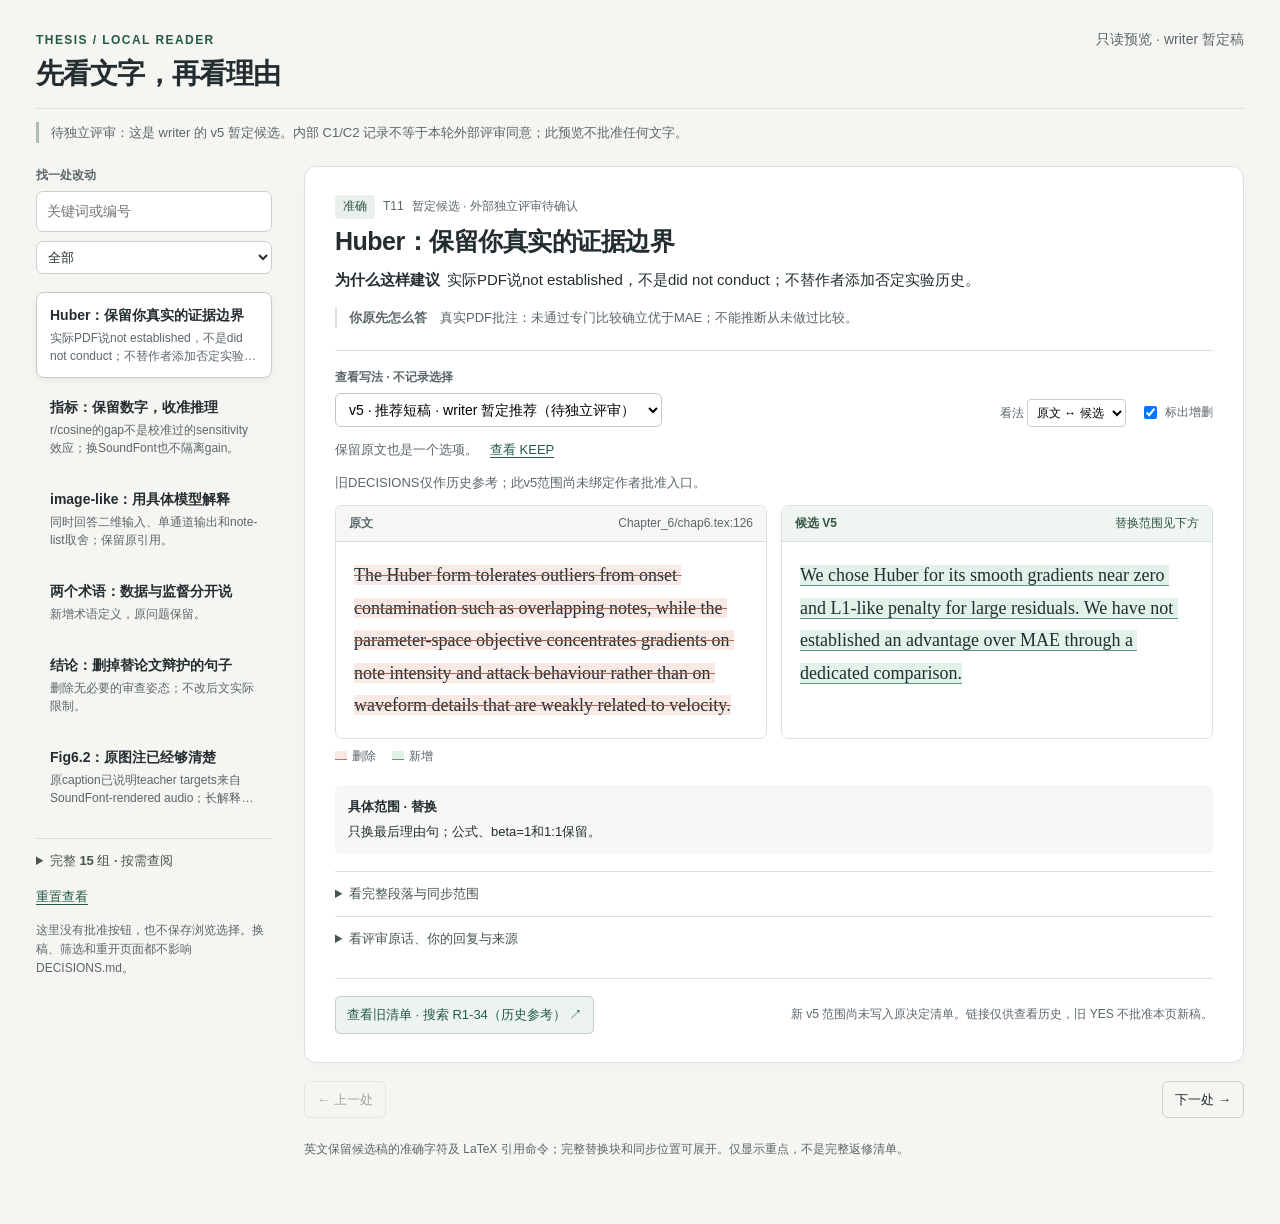
<file: revision_workshop_20261031_v5/reader/provisional.html>
<!doctype html>
<html lang="zh-CN">
<head>
<meta charset="utf-8">
<meta name="viewport" content="width=device-width, initial-scale=1">
<meta http-equiv="Content-Security-Policy" content="default-src 'none'; script-src 'unsafe-inline'; style-src 'unsafe-inline'; img-src 'self' file: data:; connect-src 'none'; font-src 'none'; base-uri 'none'; form-action 'none'">
<title>Thesis · 文字比较</title>
<style>
:root{color-scheme:light;--ink:#232d31;--muted:#5b666b;--line:#dce1df;--paper:#fff;--bg:#f5f5f1;--green:#235a49;--soft:#e9f0ec;--added:#e1f2e9;--deleted:#f8e9e5;--amber:#fff5dc;--focus:#215e9c}
*{box-sizing:border-box}body{margin:0;color:var(--ink);background:var(--bg);font-family:-apple-system,BlinkMacSystemFont,"Segoe UI","PingFang SC","Microsoft YaHei",sans-serif;font-size:16px;line-height:1.65}button,input,select{font:inherit}button,select{cursor:pointer}a{color:var(--green);text-underline-offset:.2em}a:hover{text-decoration-thickness:2px}button{color:inherit}button:focus-visible,a:focus-visible,input:focus-visible,select:focus-visible,summary:focus-visible,[tabindex="-1"]:focus-visible{outline:3px solid var(--focus);outline-offset:4px}.skip{position:absolute;top:-70px;left:16px;padding:10px 16px;background:white;z-index:20}.skip:focus{top:10px}.wrap{max-width:1440px;margin:auto;padding:28px 36px 64px}.mast{display:flex;align-items:baseline;justify-content:space-between;gap:20px;border-bottom:1px solid var(--line);padding-bottom:17px}.eyebrow{font-size:12px;letter-spacing:.12em;text-transform:uppercase;color:var(--green);font-weight:700}h1{font-size:28px;line-height:1.25;font-weight:650;letter-spacing:-.03em;margin:5px 0 0}h2{font-size:25px;line-height:1.4;letter-spacing:-.02em;margin:5px 0 8px}h3{font-size:15px;margin:0 0 10px}.mast p{margin:0;font-size:14px;color:var(--muted)}.version{font-size:13px;color:var(--muted);margin:13px 0 23px;padding-left:12px;border-left:3px solid #acbdb1}.layout{display:grid;grid-template-columns:236px minmax(0,1fr);gap:32px}.sidebar{min-width:0}.sidebar-inner{position:sticky;top:22px}.caption{font-size:12px;font-weight:650;color:var(--muted);display:block;margin-bottom:5px}.search,.filter{width:100%;border:1px solid #c8d0cd;border-radius:7px;background:white;padding:8px 10px;color:var(--ink)}.filter{font-size:13px;padding:7px;margin-top:9px}.search{font-size:14px}.nav-list{display:grid;gap:6px;margin:18px 0}.nav-item{text-align:left;padding:12px 13px;border:1px solid transparent;border-radius:8px;background:transparent;width:100%;line-height:1.5}.nav-item[aria-current="true"]{background:var(--paper);border-color:#c2cfc7;box-shadow:0 2px 7px #263c2110}.nav-item:hover{background:#eceee8}.nav-item strong{display:block;font-size:14px;font-weight:600}.nav-item small{display:block;color:var(--muted);font-size:12px;margin-top:3px;display:-webkit-box;-webkit-line-clamp:2;-webkit-box-orient:vertical;overflow:hidden}.sidebar-note{font-size:12px;color:var(--muted);line-height:1.6}.plain-button{border:0;background:transparent;padding:0;text-decoration:underline;color:var(--green);font-size:13px;text-underline-offset:3px}.card{background:var(--paper);border:1px solid var(--line);border-radius:12px;padding:28px 30px;box-shadow:0 4px 24px #1e2d2005;min-width:0}.meta{font-size:12px;color:var(--muted);display:flex;align-items:center;gap:8px;flex-wrap:wrap}.badge{font-size:12px;background:var(--soft);padding:2px 8px;border-radius:4px;color:#315343}.lead{margin:0 0 20px;color:var(--muted);font-size:15px}.why{font-size:15px;margin:0 0 14px;line-height:1.7}.why strong{margin-right:7px}.stance{font-size:13px;color:var(--muted);border-left:2px solid var(--line);padding-left:12px;margin:0 0 16px}.pending{background:var(--amber);border:1px solid #eedfb5;border-radius:6px;padding:9px 12px;margin:15px 0;font-size:13px;color:#655226}.pending strong{color:#554214}.toolbar{display:flex;justify-content:space-between;align-items:end;gap:12px;border-top:1px solid var(--line);padding-top:17px;margin:22px 0 12px}.option-select{max-width:100%;font-size:14px;border:1px solid #becbc4;border-radius:6px;padding:7px 9px;background:#fff;min-width:240px}.display-control{display:flex;align-items:center;gap:14px;flex-wrap:wrap;font-size:12px;color:var(--muted)}.display-control select{font-size:12px;border:1px solid #c9cfcc;border-radius:4px;padding:5px;background:white}.check{display:flex;align-items:center;gap:5px;white-space:nowrap}.keep-row{font-size:13px;color:var(--muted);display:flex;gap:12px;align-items:baseline;flex-wrap:wrap;margin:0 0 12px}.variant-note{font-size:13px;color:var(--muted);margin:0 0 11px}.comparison{display:grid;grid-template-columns:1fr 1fr;gap:14px;min-width:0}.panel{border:1px solid var(--line);border-radius:7px;min-width:0;overflow:hidden}.panel-top{font-size:12px;padding:8px 13px;background:#f6f7f4;border-bottom:1px solid var(--line);display:flex;justify-content:space-between;gap:8px;color:var(--muted)}.new .panel-top{background:#eff5f0;color:#315343}.text{white-space:pre-wrap;overflow-wrap:anywhere;font-family:Georgia,"Times New Roman",serif;font-size:18px;line-height:1.8;padding:17px 18px;margin:0;tab-size:2}.text[lang="en"]{hyphens:none}del{background:var(--deleted);text-decoration:line-through;text-decoration-color:#9f665b}ins{background:var(--added);text-decoration:none;border-bottom:1px solid #5f987b}.no-diff del,.no-diff ins{background:none;border:none;text-decoration:none}.comparison[data-mode="proposed"]{grid-template-columns:1fr}.comparison[data-mode="proposed"] .old{display:none}.comparison[data-mode="original"]{grid-template-columns:1fr}.comparison[data-mode="original"] .new{display:none}.legend{display:flex;gap:16px;font-size:12px;color:var(--muted);margin:8px 0 18px}.legend span::before{content:"";display:inline-block;width:12px;height:8px;margin-right:5px}.legend .removed::before{background:var(--deleted);border-bottom:1px solid #b17a6b}.legend .added::before{background:var(--added);border-bottom:1px solid #5f987b}.scope{font-size:13px;line-height:1.7;padding:11px 13px;background:#f7f8f5;border-radius:6px;margin:17px 0}.scope strong{display:block;margin-bottom:3px}.folds{margin-top:12px}details{border-top:1px solid var(--line);padding:11px 0}summary{cursor:pointer;font-size:13px;font-weight:550;color:#46564d}details[open] summary{margin-bottom:13px}.detail-body{font-size:13px;color:var(--muted)}.detail-body p{margin:8px 0}.detail-body blockquote{border-left:2px solid #bfcac1;padding:2px 13px;margin:12px 0;white-space:pre-wrap}.full-pair{display:grid;grid-template-columns:1fr 1fr;gap:14px}.full-pair pre{white-space:pre-wrap;overflow-wrap:anywhere;margin:0;padding:12px;background:#f8f8f5;font-size:13px;font-family:ui-monospace,SFMono-Regular,Menlo,monospace;line-height:1.65}.follow{border-left:2px solid #d6dfd8;padding-left:12px;margin:16px 0}.follow .text{font-size:15px;padding:8px 0}.source-links{display:flex;gap:13px;flex-wrap:wrap;font-size:12px;margin-top:14px}.footer{margin-top:18px;padding-top:17px;border-top:1px solid var(--line);display:flex;align-items:center;justify-content:space-between;gap:12px;flex-wrap:wrap}.decision-link{font-size:13px;background:#edf3ee;border:1px solid #c2d0c5;border-radius:5px;padding:7px 11px;text-decoration:none}.read-only{font-size:12px;color:var(--muted);max-width:430px}.card-nav{display:flex;justify-content:space-between;gap:12px;margin-top:18px}.card-nav button{border:1px solid #cbd2cd;border-radius:6px;background:transparent;padding:7px 12px;font-size:13px}.card-nav button:disabled{opacity:.4;cursor:default}.empty{padding:45px;color:var(--muted);text-align:center}.empty h2{font-size:20px}.sr-only{position:absolute;width:1px;height:1px;padding:0;margin:-1px;overflow:hidden;clip:rect(0,0,0,0);white-space:nowrap;border:0}.original-image{max-width:100%;height:auto;border:1px solid var(--line);background:white}.noscript{padding:30px;background:white}.focus-note{font-size:12px;color:var(--muted);margin:0 0 12px}code{font-size:.9em;overflow-wrap:anywhere}.screen-note{font-size:12px;color:var(--muted);margin:22px 0 0} .hidden{display:none!important}
@media(min-width:1500px){.wrap{padding-top:38px}.text{font-size:19px}.card{padding:32px 36px}}
@media(max-width:1050px){.wrap{padding:24px}.layout{grid-template-columns:206px minmax(0,1fr);gap:20px}.card{padding:23px}.comparison,.full-pair{grid-template-columns:1fr}.toolbar{align-items:start;flex-direction:column}.text{font-size:18px}.display-control{width:100%;justify-content:space-between}}
@media(max-width:700px){.wrap{padding:18px 15px 40px}.mast{display:block}.mast p{font-size:12px;max-width:none;margin-top:8px}h1{font-size:24px}.layout{display:block}.sidebar-inner{position:static}.nav-list{grid-template-columns:1fr 1fr;gap:5px;margin:12px 0 18px}.nav-item{padding:9px}.nav-item strong{font-size:13px}.nav-item small{font-size:11px}.sidebar-note{display:none}.card{padding:20px 17px;border-radius:9px}h2{font-size:23px}.option-select{width:100%;min-width:0}.toolbar>div:first-child{width:100%}.text{font-size:17px;line-height:1.75;padding:14px}.version{margin-bottom:18px}.footer{align-items:start}.read-only{max-width:none}.screen-note{font-size:11px}.meta{font-size:11px}}
@media print{body{background:white}.wrap{padding:0}.sidebar,.toolbar,.keep-row,.card-nav,.screen-note{display:none}.layout{display:block}.card{border:0;box-shadow:none}.text{font-size:12pt}.comparison{grid-template-columns:1fr 1fr}.version{font-size:10pt}details:not([open]){display:none}}
</style>
</head>
<body>
<a class="skip" href="#main">跳到比较文字</a>
<div class="wrap">
<header class="mast"><div><div class="eyebrow">Thesis / Local reader</div><h1>先看文字，再看理由</h1></div><p id="mast-note">只读比较 · 所有决定仍在原清单</p></header>
<p id="version" class="version"></p>
<div class="layout">
<aside class="sidebar" aria-label="阅读导航"><div class="sidebar-inner">
<label class="caption" for="search">找一处改动</label><input class="search" id="search" type="search" placeholder="关键词或编号" autocomplete="off">
<label class="sr-only" for="filter">筛选比较卡</label><select class="filter" id="filter"><option value="all">全部</option><option value="pending">有事实待核</option><option value="keep">推荐保留</option><option value="insertion">新增段落</option></select>
<nav id="card-list" class="nav-list" aria-label="比较卡"></nav>
<div id="overview"></div><button class="plain-button" id="reset" type="button">重置查看</button><p class="sidebar-note">这里没有批准按钮，也不保存浏览选择。换稿、筛选和重开页面都不影响 DECISIONS.md。</p>
</div></aside>
<main id="main" tabindex="-1"><article id="card" class="card"></article><div class="card-nav"><button id="previous" type="button">← 上一处</button><button id="next" type="button">下一处 →</button></div><p class="screen-note">英文保留候选稿的准确字符及 LaTeX 引用命令；完整替换块和同步位置可展开。仅显示重点，不是完整返修清单。</p></main>
</div></div>
<noscript><p class="noscript">此阅读器需要浏览器内置 JavaScript。可直接打开同目录 README.md，再阅读原 revision_blueprint_20261031/START_HERE.md；这里不会保存或改变任何决定。</p></noscript>
<script id="packet" type="application/json">{"schemaVersion": 1, "edition": "v5 待独立评审 · 六处精选预览", "packetStatus": "writer-provisional", "versionNotice": "待独立评审：这是 writer 的 v5 暂定候选。内部 C1/C2 记录不等于本轮外部评审同意；此预览不批准任何文字。", "purpose": "只读暂定比较。原 index.html 继续展示历史已复核例子；不写作者决定。", "reviewAgreement": {"writerFile": "revision_workshop_20261031_v5/EDITORIAL_RECOMMENDATIONS_v5.md", "internalC1": "revision_workshop_20261031_v5/evidence/BLIND_CRITIQUE_C1.md", "internalC2": "revision_workshop_20261031_v5/evidence/CRITIQUE_C2.md", "scope": "C2 accepts selected ranges, with N01 exact minimal repair applied; Fig6.2 KEEP supported by independent all43 audit and existing v4. Parent evaluator agreement still pending.", "parentEvaluatorPending": true}, "cards": [{"id": "T11", "title": "Huber：保留你真实的证据边界", "short": "实际PDF说not established，不是did not conduct；不替作者添加否定实验历史。", "group": "准确", "why": "实际PDF说not established，不是did not conduct；不替作者添加否定实验历史。", "stance": "真实PDF批注：未通过专门比较确立优于MAE；不能推断从未做过比较。", "scope": "只换最后理由句；公式、beta=1和1:1保留。", "pending": "", "sourceFile": "Chapter_6/chap6.tex", "sourceLine": 126, "originalFull": "The Huber form tolerates outliers from onset contamination such as overlapping notes, while the parameter-space objective concentrates gradients on note intensity and attack behaviour rather than on waveform details that are weakly related to velocity.", "originalFocus": "The Huber form tolerates outliers from onset contamination such as overlapping notes, while the parameter-space objective concentrates gradients on note intensity and attack behaviour rather than on waveform details that are weakly related to velocity.", "operation": "replacement", "options": [{"id": "V5", "label": "v5 · 推荐短稿", "kind": "replacement", "fullText": "We chose Huber for its smooth gradients near zero and L1-like penalty for large residuals. We have not established an advantage over MAE through a dedicated comparison.", "focusText": "We chose Huber for its smooth gradients near zero and L1-like penalty for large residuals. We have not established an advantage over MAE through a dedicated comparison.", "oldHtml": "\u003cdel\u003eThe Huber form tolerates outliers from onset contamination such as overlapping notes, while the parameter-space objective concentrates gradients on note intensity and attack behaviour rather than on waveform details that are weakly related to velocity.\u003c/del\u003e", "newHtml": "\u003cins\u003eWe chose Huber for its smooth gradients near zero and L1-like penalty for large residuals. We have not established an advantage over MAE through a dedicated comparison.\u003c/ins\u003e"}, {"id": "KEEP", "label": "KEEP · 保留原文", "kind": "keep", "fullText": "The Huber form tolerates outliers from onset contamination such as overlapping notes, while the parameter-space objective concentrates gradients on note intensity and attack behaviour rather than on waveform details that are weakly related to velocity.", "focusText": "The Huber form tolerates outliers from onset contamination such as overlapping notes, while the parameter-space objective concentrates gradients on note intensity and attack behaviour rather than on waveform details that are weakly related to velocity.", "oldHtml": "The Huber form tolerates outliers from onset contamination such as overlapping notes, while the parameter-space objective concentrates gradients on note intensity and attack behaviour rather than on waveform details that are weakly related to velocity.", "newHtml": "The Huber form tolerates outliers from onset contamination such as overlapping notes, while the parameter-space objective concentrates gradients on note intensity and attack behaviour rather than on waveform details that are weakly related to velocity."}], "recommended": "V5", "recommendationLabel": "writer 暂定推荐（待独立评审）", "reviewStatus": "暂定候选 · 外部独立评审待确认", "decisionPath": "revision_blueprint_20261031/DECISIONS.md", "reviewFile": "revision_workshop_20261031_v5/evidence/CRITIQUE_C2.md", "candidateFile": "revision_workshop_20261031_v5/FINAL_PASSAGES_WITH_ORIGINALS.md", "candidateAnchor": "t11", "commentFile": "revision_blueprint_20261031/COMMENT_MAP.md", "reviewerComment": "Section 6.4.3: Can you justify the use of a Huber distance as opposed to a more straightforward MAE loss?", "authorResponse": "\u003e We chose Huber because it provides smoother gradients for small PHE/OSF errors while retaining an L1-like penalty for large errors. We use β = 1, but we have not established that it performs better than MAE through a dedicated comparison.\n\u003e\n\u003e We will add more details about this in the thesis, thanks for rasing it.", "optionNotes": {"V5": "旧DECISIONS仅作历史参考；此v5范围尚未绑定作者批准入口。", "KEEP": "旧DECISIONS仅作历史参考；此v5范围尚未绑定作者批准入口。"}, "writerScope": "只换最后理由句；公式、beta=1和1:1保留。", "writerReviewSummary": "R1-34：justify Huber rather than MAE.", "writerAuthorResponseSummary": "We chose Huber because it provides smoother gradients for small PHE/OSF errors while retaining an L1-like penalty for large errors. We use β = 1, but we have not established that it performs better than MAE through a dedicated comparison.", "statusNote": "v5提案未实施；不继承旧YES。正式送审PDF基线仍待确认。", "candidateSourceLabel": "writer 准确候选（待独立评审）", "decisionNotice": "新 v5 范围尚未写入原决定清单。链接仅供查看历史，旧 YES 不批准本页新稿。", "decisionLinkLabel": "查看旧清单 · 搜索 R1-34（历史参考）", "legacyDecisionId": "R1-34", "evidenceKind": "original", "commentSearchId": "R1-34", "candidateEvidenceByOption": {}, "sourceSha256": "d871241adb95f5d88099d67a4dd01b584b4b004875b8e425fbbc7550c25e32bf"}, {"id": "N01", "title": "指标：保留数字，收准推理", "short": "r/cosine的gap不是校准过的sensitivity效应；换SoundFont也不隔离gain。", "group": "准确", "why": "r/cosine的gap不是校准过的sensitivity效应；换SoundFont也不隔离gain。", "stance": "编辑新发现；没有作者既有回复或批准。", "scope": "三个解释段整体替换；N07表格数值强调和N04背景从句必须同步。", "pending": "", "sourceFile": "Chapter_6/chap6.tex", "sourceLine": 501, "originalFull": "To test dynamics sensitivity, $\\Delta(\\mathrm{GT} - \\mathrm{Flat\\,64})$ asks whether a metric can distinguish expressive resynthesis from a flat one. Among the similarity metrics, Pearson $r$ produces the larger separation on both BSSL ($+0.118$) and BSTL ($+0.263$). Cosine similarity also orders GT above flat, but it severely compresses the margin ($+0.052$ on BSSL and $+0.047$ on BSTL), proving \\emph{insensitive} to fine dynamics differences.\n\nTo evaluate renderer robustness, $\\Delta\\lvert\\mathrm{Sal.} - \\mathrm{YDP}\\rvert$ asks whether a metric is stable when the rendering SoundFont is swapped while the underlying note velocities are kept the same. Here, MAE proves \\emph{over-sensitive} to absolute gain: it drifts by $0.193$ on BSSL and $1.723$ on BSTL, substantially more than the corresponding drift on $r$ ($0.034$ and $0.011$). On real recordings, this drift would conflate dynamics differences with renderer choice and make the evaluation unreliable.\n\nPearson $r$ on BSSL/BSTL therefore provides the right trade-off for this chapter. Cosine similarity and MAE fail on sensitivity and robustness, respectively, and are kept only as diagnostic alternatives. This is also the reason the main results table reports $r_{\\mathrm{BSSL}}$ and $r_{\\mathrm{BSTL}}$ as the headline metrics for label-free guitar evaluation.", "originalFocus": "To test dynamics sensitivity, $\\Delta(\\mathrm{GT} - \\mathrm{Flat\\,64})$ asks whether a metric can distinguish expressive resynthesis from a flat one. Among the similarity metrics, Pearson $r$ produces the larger separation on both BSSL ($+0.118$) and BSTL ($+0.263$). Cosine similarity also orders GT above flat, but it severely compresses the margin ($+0.052$ on BSSL and $+0.047$ on BSTL), proving \\emph{insensitive} to fine dynamics differences.\n\nTo evaluate renderer robustness, $\\Delta\\lvert\\mathrm{Sal.} - \\mathrm{YDP}\\rvert$ asks whether a metric is stable when the rendering SoundFont is swapped while the underlying note velocities are kept the same. Here, MAE proves \\emph{over-sensitive} to absolute gain: it drifts by $0.193$ on BSSL and $1.723$ on BSTL, substantially more than the corresponding drift on $r$ ($0.034$ and $0.011$). On real recordings, this drift would conflate dynamics differences with renderer choice and make the evaluation unreliable.\n\nPearson $r$ on BSSL/BSTL therefore provides the right trade-off for this chapter. Cosine similarity and MAE fail on sensitivity and robustness, respectively, and are kept only as diagnostic alternatives. This is also the reason the main results table reports $r_{\\mathrm{BSSL}}$ and $r_{\\mathrm{BSTL}}$ as the headline metrics for label-free guitar evaluation.", "operation": "replacement", "options": [{"id": "V5", "label": "v5 · 推荐短稿", "kind": "replacement", "fullText": "Both similarity metrics score GT above flat velocity in this diagnostic. Their numerical GT--flat gaps do not by themselves establish which metric is more sensitive to dynamics.\n\nChanging from Salamander to YDP while retaining the GT notes and velocities changes MAE by $0.193$ on BSSL and $1.723$ on BSTL; the corresponding changes in Pearson $r$ are $0.034$ and $0.011$. This tests the effect of the renderer change as a whole, rather than absolute gain alone. Pearson $r$ is used here to compare loudness-contour agreement while reducing dependence on absolute level.\n\nWe therefore use Pearson $r$ on BSSL/BSTL as the main measure of rendered loudness-contour agreement for label-free guitar evaluation. In this piano diagnostic, it distinguishes GT from flat velocity under both tested SoundFonts. Cosine similarity and MAE are retained as complementary diagnostics.", "focusText": "Both similarity metrics score GT above flat velocity in this diagnostic. Their numerical GT--flat gaps do not by themselves establish which metric is more sensitive to dynamics.\n\nChanging from Salamander to YDP while retaining the GT notes and velocities changes MAE by $0.193$ on BSSL and $1.723$ on BSTL; the corresponding changes in Pearson $r$ are $0.034$ and $0.011$. This tests the effect of the renderer change as a whole, rather than absolute gain alone. Pearson $r$ is used here to compare loudness-contour agreement while reducing dependence on absolute level.\n\nWe therefore use Pearson $r$ on BSSL/BSTL as the main measure of rendered loudness-contour agreement for label-free guitar evaluation. In this piano diagnostic, it distinguishes GT from flat velocity under both tested SoundFonts. Cosine similarity and MAE are retained as complementary diagnostics.", "oldHtml": "\u003cdel\u003eTo test dynamics sensitivity, $\\Delta(\\mathrm{GT} - \\mathrm{Flat\\,64})$ asks whether a metric can distinguish expressive resynthesis from a flat one. Among the similarity metrics, Pearson $r$ produces the larger separation on both BSSL ($+0.118$) and BSTL ($+0.263$). Cosine similarity also orders GT above flat, but it severely compresses the margin ($+0.052$ on BSSL and $+0.047$ on BSTL), proving \\emph{insensitive} to fine dynamics differences.\n\nTo evaluate renderer robustness, $\\Delta\\lvert\\mathrm{Sal.} - \\mathrm{YDP}\\rvert$ asks whether a metric is stable when the rendering SoundFont is swapped while the underlying note velocities are kept the same. Here, MAE proves \\emph{over-sensitive} to absolute gain: it drifts by $0.193$ on BSSL and $1.723$ on BSTL, substantially more than the corresponding drift on $r$ ($0.034$ and $0.011$). On real recordings, this drift would conflate dynamics differences with renderer choice and make the evaluation unreliable.\n\nPearson $r$ on BSSL/BSTL therefore provides the right trade-off for this chapter. Cosine similarity and MAE fail on sensitivity and robustness, respectively, and are kept only as diagnostic alternatives. This is also the reason the main results table reports $r_{\\mathrm{BSSL}}$ and $r_{\\mathrm{BSTL}}$ as the headline metrics for label-free guitar evaluation.\u003c/del\u003e", "newHtml": "\u003cins\u003eBoth similarity metrics score GT above flat velocity in this diagnostic. Their numerical GT--flat gaps do not by themselves establish which metric is more sensitive to dynamics.\n\nChanging from Salamander to YDP while retaining the GT notes and velocities changes MAE by $0.193$ on BSSL and $1.723$ on BSTL; the corresponding changes in Pearson $r$ are $0.034$ and $0.011$. This tests the effect of the renderer change as a whole, rather than absolute gain alone. Pearson $r$ is used here to compare loudness-contour agreement while reducing dependence on absolute level.\n\nWe therefore use Pearson $r$ on BSSL/BSTL as the main measure of rendered loudness-contour agreement for label-free guitar evaluation. In this piano diagnostic, it distinguishes GT from flat velocity under both tested SoundFonts. Cosine similarity and MAE are retained as complementary diagnostics.\u003c/ins\u003e"}, {"id": "KEEP", "label": "KEEP · 保留原文", "kind": "keep", "fullText": "To test dynamics sensitivity, $\\Delta(\\mathrm{GT} - \\mathrm{Flat\\,64})$ asks whether a metric can distinguish expressive resynthesis from a flat one. Among the similarity metrics, Pearson $r$ produces the larger separation on both BSSL ($+0.118$) and BSTL ($+0.263$). Cosine similarity also orders GT above flat, but it severely compresses the margin ($+0.052$ on BSSL and $+0.047$ on BSTL), proving \\emph{insensitive} to fine dynamics differences.\n\nTo evaluate renderer robustness, $\\Delta\\lvert\\mathrm{Sal.} - \\mathrm{YDP}\\rvert$ asks whether a metric is stable when the rendering SoundFont is swapped while the underlying note velocities are kept the same. Here, MAE proves \\emph{over-sensitive} to absolute gain: it drifts by $0.193$ on BSSL and $1.723$ on BSTL, substantially more than the corresponding drift on $r$ ($0.034$ and $0.011$). On real recordings, this drift would conflate dynamics differences with renderer choice and make the evaluation unreliable.\n\nPearson $r$ on BSSL/BSTL therefore provides the right trade-off for this chapter. Cosine similarity and MAE fail on sensitivity and robustness, respectively, and are kept only as diagnostic alternatives. This is also the reason the main results table reports $r_{\\mathrm{BSSL}}$ and $r_{\\mathrm{BSTL}}$ as the headline metrics for label-free guitar evaluation.", "focusText": "To test dynamics sensitivity, $\\Delta(\\mathrm{GT} - \\mathrm{Flat\\,64})$ asks whether a metric can distinguish expressive resynthesis from a flat one. Among the similarity metrics, Pearson $r$ produces the larger separation on both BSSL ($+0.118$) and BSTL ($+0.263$). Cosine similarity also orders GT above flat, but it severely compresses the margin ($+0.052$ on BSSL and $+0.047$ on BSTL), proving \\emph{insensitive} to fine dynamics differences.\n\nTo evaluate renderer robustness, $\\Delta\\lvert\\mathrm{Sal.} - \\mathrm{YDP}\\rvert$ asks whether a metric is stable when the rendering SoundFont is swapped while the underlying note velocities are kept the same. Here, MAE proves \\emph{over-sensitive} to absolute gain: it drifts by $0.193$ on BSSL and $1.723$ on BSTL, substantially more than the corresponding drift on $r$ ($0.034$ and $0.011$). On real recordings, this drift would conflate dynamics differences with renderer choice and make the evaluation unreliable.\n\nPearson $r$ on BSSL/BSTL therefore provides the right trade-off for this chapter. Cosine similarity and MAE fail on sensitivity and robustness, respectively, and are kept only as diagnostic alternatives. This is also the reason the main results table reports $r_{\\mathrm{BSSL}}$ and $r_{\\mathrm{BSTL}}$ as the headline metrics for label-free guitar evaluation.", "oldHtml": "To test dynamics sensitivity, $\\Delta(\\mathrm{GT} - \\mathrm{Flat\\,64})$ asks whether a metric can distinguish expressive resynthesis from a flat one. Among the similarity metrics, Pearson $r$ produces the larger separation on both BSSL ($+0.118$) and BSTL ($+0.263$). Cosine similarity also orders GT above flat, but it severely compresses the margin ($+0.052$ on BSSL and $+0.047$ on BSTL), proving \\emph{insensitive} to fine dynamics differences.\n\nTo evaluate renderer robustness, $\\Delta\\lvert\\mathrm{Sal.} - \\mathrm{YDP}\\rvert$ asks whether a metric is stable when the rendering SoundFont is swapped while the underlying note velocities are kept the same. Here, MAE proves \\emph{over-sensitive} to absolute gain: it drifts by $0.193$ on BSSL and $1.723$ on BSTL, substantially more than the corresponding drift on $r$ ($0.034$ and $0.011$). On real recordings, this drift would conflate dynamics differences with renderer choice and make the evaluation unreliable.\n\nPearson $r$ on BSSL/BSTL therefore provides the right trade-off for this chapter. Cosine similarity and MAE fail on sensitivity and robustness, respectively, and are kept only as diagnostic alternatives. This is also the reason the main results table reports $r_{\\mathrm{BSSL}}$ and $r_{\\mathrm{BSTL}}$ as the headline metrics for label-free guitar evaluation.", "newHtml": "To test dynamics sensitivity, $\\Delta(\\mathrm{GT} - \\mathrm{Flat\\,64})$ asks whether a metric can distinguish expressive resynthesis from a flat one. Among the similarity metrics, Pearson $r$ produces the larger separation on both BSSL ($+0.118$) and BSTL ($+0.263$). Cosine similarity also orders GT above flat, but it severely compresses the margin ($+0.052$ on BSSL and $+0.047$ on BSTL), proving \\emph{insensitive} to fine dynamics differences.\n\nTo evaluate renderer robustness, $\\Delta\\lvert\\mathrm{Sal.} - \\mathrm{YDP}\\rvert$ asks whether a metric is stable when the rendering SoundFont is swapped while the underlying note velocities are kept the same. Here, MAE proves \\emph{over-sensitive} to absolute gain: it drifts by $0.193$ on BSSL and $1.723$ on BSTL, substantially more than the corresponding drift on $r$ ($0.034$ and $0.011$). On real recordings, this drift would conflate dynamics differences with renderer choice and make the evaluation unreliable.\n\nPearson $r$ on BSSL/BSTL therefore provides the right trade-off for this chapter. Cosine similarity and MAE fail on sensitivity and robustness, respectively, and are kept only as diagnostic alternatives. This is also the reason the main results table reports $r_{\\mathrm{BSSL}}$ and $r_{\\mathrm{BSTL}}$ as the headline metrics for label-free guitar evaluation."}], "recommended": "V5", "recommendationLabel": "writer 暂定推荐（待独立评审）", "reviewStatus": "暂定候选 · 外部独立评审待确认", "decisionPath": "revision_blueprint_20261031/DECISIONS.md", "reviewFile": "revision_workshop_20261031_v5/evidence/CRITIQUE_C2.md", "candidateFile": "revision_workshop_20261031_v5/FINAL_PASSAGES_WITH_ORIGINALS.md", "candidateAnchor": "n01", "commentFile": "revision_blueprint_20261031/COMMENT_MAP.md", "reviewerComment": "本轮全文审查新增的局部编辑问题，不冒充新增examiner要求。", "authorResponse": "未找到对本轮新增措辞的既有批准；真实立场见下方说明。", "optionNotes": {"V5": "旧DECISIONS仅作历史参考；此v5范围尚未绑定作者批准入口。", "KEEP": "旧DECISIONS仅作历史参考；此v5范围尚未绑定作者批准入口。"}, "followthrough": [{"file": "Chapter_6/chap6.tex", "line": 466, "old": "\\begin{table}[!ht]\n\\caption{MAESTRO metric diagnostic. Real audio is compared with GT-note resynthesis using GT or flat velocity under the Salamander (default) or YDP Grand Piano. Summary rows show GT-Flat separation and SoundFont drift. Best score is highlighted in bold, and the second-best is underlined.}\n\\label{tab:bp_metric_diagnostic}\n\\centering\n\\fontsize{11pt}{13pt}\\selectfont\n\\setlength{\\tabcolsep}{11pt}\n\\renewcommand{\\arraystretch}{1.2}\n\\begin{tabular}{l||ccc|ccc}\n\\toprule\n\\multicolumn{1}{c||}{\\multirow{3}{*}{\\textbf{Method}}}\n\u0026 \\multicolumn{6}{c}{\\textbf{MAESTRO test set}} \\\\\n\\cmidrule(l){2-7}\n\u0026 \\multicolumn{3}{c|}{\\textbf{BSSL}} \u0026 \\multicolumn{3}{c}{\\textbf{BSTL}} \\\\\n\\cmidrule(lr){2-4} \\cmidrule(l){5-7}\n\u0026 $r$ \u0026 $cs$ \u0026 MAE \u0026 $r$ \u0026 $cs$ \u0026 MAE \\\\\n\\midrule\n\\textbf{GT velocity}            \u0026 0.870 \u0026 0.939 \u0026 0.702 \u0026 0.883 \u0026 0.975 \u0026 3.706 \\\\\n\\,-\\, uses YDP Piano            \u0026 0.836 \u0026 0.926 \u0026 0.510 \u0026 0.872 \u0026 0.973 \u0026 1.983 \\\\\n$\\Delta\\lvert$Sal.\\,$-$\\,YDP$\\rvert$ $\\downarrow$\n                                \u0026 \\underline{0.034} \u0026 \\textbf{0.013} \u0026 0.193\n                                \u0026 \\underline{0.011} \u0026 \\textbf{0.002} \u0026 1.723 \\\\\n\\midrule\n\\textbf{Flat velocity = 64}     \u0026 0.752 \u0026 0.887 \u0026 0.786 \u0026 0.620 \u0026 0.928 \u0026 4.065 \\\\\n\\,-\\, uses YDP Piano            \u0026 0.733 \u0026 0.883 \u0026 0.637 \u0026 0.617 \u0026 0.930 \u0026 2.750 \\\\\n$\\Delta\\lvert$Sal.\\,$-$\\,YDP$\\rvert$ $\\downarrow$\n                                \u0026 \\underline{0.019} \u0026 \\textbf{0.004} \u0026 0.149\n                                \u0026 \\underline{0.003} \u0026 \\textbf{0.002} \u0026 1.314 \\\\\n\\midrule\n\\textbf{$\\Delta$ (GT $-$ Flat) $\\uparrow$}\n                                \u0026 \\textbf{+0.118} \u0026 \\underline{+0.052} \u0026 -0.083\n                                \u0026 \\textbf{+0.263} \u0026 \\underline{+0.047} \u0026 -0.359 \\\\\n\\bottomrule\n\\end{tabular}\n\\end{table}", "new": "\\begin{table}[!ht]\n\\caption{MAESTRO metric diagnostic. Real audio is compared with GT-note resynthesis using GT or flat velocity under the Salamander (default) or YDP Grand Piano. Summary rows show GT-Flat separation and SoundFont drift.}\n\\label{tab:bp_metric_diagnostic}\n\\centering\n\\fontsize{11pt}{13pt}\\selectfont\n\\setlength{\\tabcolsep}{11pt}\n\\renewcommand{\\arraystretch}{1.2}\n\\begin{tabular}{l||ccc|ccc}\n\\toprule\n\\multicolumn{1}{c||}{\\multirow{3}{*}{\\textbf{Method}}}\n\u0026 \\multicolumn{6}{c}{\\textbf{MAESTRO test set}} \\\\\n\\cmidrule(l){2-7}\n\u0026 \\multicolumn{3}{c|}{\\textbf{BSSL}} \u0026 \\multicolumn{3}{c}{\\textbf{BSTL}} \\\\\n\\cmidrule(lr){2-4} \\cmidrule(l){5-7}\n\u0026 $r$ \u0026 $cs$ \u0026 MAE \u0026 $r$ \u0026 $cs$ \u0026 MAE \\\\\n\\midrule\n\\textbf{GT velocity}            \u0026 0.870 \u0026 0.939 \u0026 0.702 \u0026 0.883 \u0026 0.975 \u0026 3.706 \\\\\n\\,-\\, uses YDP Piano            \u0026 0.836 \u0026 0.926 \u0026 0.510 \u0026 0.872 \u0026 0.973 \u0026 1.983 \\\\\n$\\Delta\\lvert$Sal.\\,$-$\\,YDP$\\rvert$ $\\downarrow$\n                                \u0026 0.034 \u0026 0.013 \u0026 0.193\n                                \u0026 0.011 \u0026 0.002 \u0026 1.723 \\\\\n\\midrule\n\\textbf{Flat velocity = 64}     \u0026 0.752 \u0026 0.887 \u0026 0.786 \u0026 0.620 \u0026 0.928 \u0026 4.065 \\\\\n\\,-\\, uses YDP Piano            \u0026 0.733 \u0026 0.883 \u0026 0.637 \u0026 0.617 \u0026 0.930 \u0026 2.750 \\\\\n$\\Delta\\lvert$Sal.\\,$-$\\,YDP$\\rvert$ $\\downarrow$\n                                \u0026 0.019 \u0026 0.004 \u0026 0.149\n                                \u0026 0.003 \u0026 0.002 \u0026 1.314 \\\\\n\\midrule\n\\textbf{$\\Delta$ (GT $-$ Flat) $\\uparrow$}\n                                \u0026 +0.118 \u0026 +0.052 \u0026 -0.083\n                                \u0026 +0.263 \u0026 +0.047 \u0026 -0.359 \\\\\n\\bottomrule\n\\end{tabular}\n\\end{table}"}, {"file": "Chapter_2/Background.tex", "line": 587, "old": "so the gradient signal is dominated by factors unrelated to velocity.", "new": "so renderer mismatch can divert the gradient from velocity-relevant differences."}], "writerScope": "三个解释段整体替换；N07表格数值强调和N04背景从句必须同步。", "writerReviewSummary": "本轮全文审查新增的局部编辑问题，不冒充新增examiner要求。", "writerAuthorResponseSummary": "未找到对本轮新增措辞的既有批准；真实立场见下方说明。", "statusNote": "v5提案未实施；不继承旧YES。正式送审PDF基线仍待确认。", "candidateSourceLabel": "writer 准确候选（待独立评审）", "decisionNotice": "新 v5 范围尚未写入原决定清单。链接仅供查看历史，旧 YES 不批准本页新稿。", "decisionLinkLabel": "查看原决定清单（历史参考）", "evidenceKind": "editorial", "candidateEvidenceByOption": {}, "scopeNote": "一致性组：Ch6 三个解释段＋N07 表格标记＋Ch2 N04 从句。下方能展开全部五个范围；这里没有批准操作。", "keepScope": "保留本组现有三段解释、N07 表格标记和 Ch2 N04 从句；本组新修正均未采用。", "followthroughLabel": "本组其余两处：N07 表格标记、Ch2 N04 从句", "sourceSha256": "d871241adb95f5d88099d67a4dd01b584b4b004875b8e425fbbc7550c25e32bf"}, {"id": "T03", "title": "image-like：用具体模型解释", "short": "同时回答二维输入、单通道输出和note-list取舍；保留原引用。", "group": "方法", "why": "同时回答二维输入、单通道输出和note-list取舍；保留原引用。", "stance": "作者真实回复解释二维矩阵和single-channel，接受image-like；未批准此新稿。", "scope": "只替换Ch3 related-work动机段；其余title、引用、O/F/V和参数保留。", "pending": "", "sourceFile": "Chapter_3/chap3.tex", "sourceLine": 26, "originalFull": "This motivates the image-based view adopted in the present chapter. By treating symbolic MIDI as a sparse image and velocity as a colourisation target, the model can exploit local polyphonic structure more directly. U-Net and attention mechanisms are already successful in related music and audio tasks, but the present setting is distinct because it is purely symbolic and does not rely on acoustic input \\cite{he2025filling,kim2024method}. This makes the chapter a natural starting point for the broader thesis.", "originalFocus": "This motivates the image-based view adopted in the present chapter. By treating symbolic MIDI as a sparse image and velocity as a colourisation target, the model can exploit local polyphonic structure more directly. U-Net and attention mechanisms are already successful in related music and audio tasks, but the present setting is distinct because it is purely symbolic and does not rely on acoustic input \\cite{he2025filling,kim2024method}. This makes the chapter a natural starting point for the broader thesis.", "operation": "replacement", "options": [{"id": "V5", "label": "v5 · 推荐短稿", "kind": "replacement", "fullText": "We use piano rolls because the U-Net processes two-dimensional pitch--time neighbourhoods, including simultaneous notes. The input is binary and the output is a single-channel velocity roll, so colourisation is an analogy for adding dynamics to existing notes. A note-list representation would require a different model interface \\cite{he2025filling,kim2024method}.", "focusText": "We use piano rolls because the U-Net processes two-dimensional pitch--time neighbourhoods, including simultaneous notes. The input is binary and the output is a single-channel velocity roll, so colourisation is an analogy for adding dynamics to existing notes. A note-list representation would require a different model interface \\cite{he2025filling,kim2024method}.", "oldHtml": "\u003cdel\u003eThis motivates the image-based view adopted in the present chapter. By treating symbolic MIDI as a sparse image and velocity as a colourisation target, the model can exploit local polyphonic structure more directly. U-Net and attention mechanisms are already successful in related music and audio tasks, but the present setting is distinct because it is purely symbolic and does not rely on acoustic input \\cite{he2025filling,kim2024method}. This makes the chapter a natural starting point for the broader thesis.\u003c/del\u003e", "newHtml": "\u003cins\u003eWe use piano rolls because the U-Net processes two-dimensional pitch--time neighbourhoods, including simultaneous notes. The input is binary and the output is a single-channel velocity roll, so colourisation is an analogy for adding dynamics to existing notes. A note-list representation would require a different model interface \\cite{he2025filling,kim2024method}.\u003c/ins\u003e"}, {"id": "GRID", "label": "备选 · 只解释grid与single-channel", "kind": "replacement", "fullText": "A piano roll gives the U-Net a regular pitch--time grid, with simultaneous notes aligned along the pitch axis. The binary input represents note structure; the single-channel output adds velocity values. Colourisation describes this missing-layer analogy, rather than RGB prediction. This representation supports the convolutional U-Net and window attention used here \\cite{he2025filling,kim2024method}.", "focusText": "A piano roll gives the U-Net a regular pitch--time grid, with simultaneous notes aligned along the pitch axis. The binary input represents note structure; the single-channel output adds velocity values. Colourisation describes this missing-layer analogy, rather than RGB prediction. This representation supports the convolutional U-Net and window attention used here \\cite{he2025filling,kim2024method}.", "summary": "更少讨论note list，但对representation比较的回应较窄。", "oldHtml": "\u003cdel\u003eThis motivates the image-based view adopted in the present chapter. By treating symbolic MIDI as a sparse image and velocity as a colourisation target, the model can exploit local polyphonic structure more directly. U-Net and attention mechanisms are already successful in related music and audio tasks, but the present setting is distinct because it is purely symbolic and does not rely on acoustic input \\cite{he2025filling,kim2024method}. This makes the chapter a natural starting point for the broader thesis.\u003c/del\u003e", "newHtml": "\u003cins\u003eA piano roll gives the U-Net a regular pitch--time grid, with simultaneous notes aligned along the pitch axis. The binary input represents note structure; the single-channel output adds velocity values. Colourisation describes this missing-layer analogy, rather than RGB prediction. This representation supports the convolutional U-Net and window attention used here \\cite{he2025filling,kim2024method}.\u003c/ins\u003e"}, {"id": "KEEP", "label": "KEEP · 保留原文", "kind": "keep", "fullText": "This motivates the image-based view adopted in the present chapter. By treating symbolic MIDI as a sparse image and velocity as a colourisation target, the model can exploit local polyphonic structure more directly. U-Net and attention mechanisms are already successful in related music and audio tasks, but the present setting is distinct because it is purely symbolic and does not rely on acoustic input \\cite{he2025filling,kim2024method}. This makes the chapter a natural starting point for the broader thesis.", "focusText": "This motivates the image-based view adopted in the present chapter. By treating symbolic MIDI as a sparse image and velocity as a colourisation target, the model can exploit local polyphonic structure more directly. U-Net and attention mechanisms are already successful in related music and audio tasks, but the present setting is distinct because it is purely symbolic and does not rely on acoustic input \\cite{he2025filling,kim2024method}. This makes the chapter a natural starting point for the broader thesis.", "oldHtml": "This motivates the image-based view adopted in the present chapter. By treating symbolic MIDI as a sparse image and velocity as a colourisation target, the model can exploit local polyphonic structure more directly. U-Net and attention mechanisms are already successful in related music and audio tasks, but the present setting is distinct because it is purely symbolic and does not rely on acoustic input \\cite{he2025filling,kim2024method}. This makes the chapter a natural starting point for the broader thesis.", "newHtml": "This motivates the image-based view adopted in the present chapter. By treating symbolic MIDI as a sparse image and velocity as a colourisation target, the model can exploit local polyphonic structure more directly. U-Net and attention mechanisms are already successful in related music and audio tasks, but the present setting is distinct because it is purely symbolic and does not rely on acoustic input \\cite{he2025filling,kim2024method}. This makes the chapter a natural starting point for the broader thesis."}], "recommended": "V5", "recommendationLabel": "writer 暂定推荐（待独立评审）", "reviewStatus": "暂定候选 · 外部独立评审待确认", "decisionPath": "revision_blueprint_20261031/DECISIONS.md", "reviewFile": "revision_workshop_20261031_v5/evidence/CRITIQUE_C2.md", "candidateFile": "revision_workshop_20261031_v5/FINAL_PASSAGES_WITH_ORIGINALS.md", "candidateAnchor": "t03", "commentFile": "revision_blueprint_20261031/COMMENT_MAP.md", "reviewerComment": "Section 3.2 and beyond considers the proposed work as “image-based”. Although there are some related figures with varying colours included in this chapter, I do not see any strong argument for using this term – the methodology does not treat dynamics as a colour channel or similar.", "authorResponse": "\u003e Good question. The idea originally came from image-processing papers, especially the use of U-Net and window attention. We use “image-based” because both the input and output are two-dimensional pitch–time matrices, processed with two-dimensional convolutions.\n\u003e\n\u003e The input is a binary piano roll, and the output is a single-channel velocity roll. We do not predict RGB colours. “Colourisation” is an analogy for adding velocity values to the existing note structure, it's good for general audiance understand, but I agree that the wording needs clarification.\n\u003e\n\u003e I would say the “image-like” is more proper. I will make revision.", "optionNotes": {"V5": "旧DECISIONS仅作历史参考；此v5范围尚未绑定作者批准入口。", "GRID": "旧DECISIONS仅作历史参考；此v5范围尚未绑定作者批准入口。", "KEEP": "旧DECISIONS仅作历史参考；此v5范围尚未绑定作者批准入口。"}, "writerScope": "只替换Ch3 related-work动机段；其余title、引用、O/F/V和参数保留。", "writerReviewSummary": "R1-17/18：image-based terminology and piano-roll versus note lists.", "writerAuthorResponseSummary": "未找到对本轮新增措辞的既有批准；真实立场见下方说明。", "statusNote": "v5提案未实施；不继承旧YES。正式送审PDF基线仍待确认。", "candidateSourceLabel": "writer 准确候选（待独立评审）", "decisionNotice": "新 v5 范围尚未写入原决定清单。链接仅供查看历史，旧 YES 不批准本页新稿。", "decisionLinkLabel": "查看旧清单 · 搜索 R1-17（历史参考）", "legacyDecisionId": "R1-17", "evidenceKind": "original", "commentSearchId": "R1-17", "candidateEvidenceByOption": {"GRID": {"path": "revision_workshop_20261031_v5/CANDIDATE_PACKET_BLIND_C1.md#t03", "label": "GRID 备选原来源"}}, "sourceSha256": "d8d6034e98d8b62fd91ee51652663aedb417d565bdbcd220518a95fb0e3c49c9"}, {"id": "T01", "title": "两个术语：数据与监督分开说", "short": "把79词旧定义缩成45词；区分数据状态和监督条件，保留重叠和Ch6实例。", "group": "场景", "why": "把79词旧定义缩成45词；区分数据状态和监督条件，保留重叠和Ch6实例。", "stance": "作者真实回复同意补定义；举constant/coarse velocity与missing/unreliable labels。", "scope": "在中心问题之后插入；左侧原问题整段保留，不是替换问题。", "pending": "", "sourceFile": "Chapter_1/Intro.tex", "sourceLine": 114, "originalFull": "The thesis is driven by the following question:\n\\begin{quote}\n\\textbf{How can musically interpretable dynamics labels be recovered from incomplete, weakly expressive, or weakly supervised music data without rewriting note content or note timing?}\n\\end{quote}", "originalFocus": "The thesis is driven by the following question:\n\\begin{quote}\n\\textbf{How can musically interpretable dynamics labels be recovered from incomplete, weakly expressive, or weakly supervised music data without rewriting note content or note timing?}\n\\end{quote}", "operation": "insertion", "options": [{"id": "V5", "label": "v5 · 推荐短稿", "kind": "insertion", "fullText": "Here, weakly expressive data retain note structure but have simplified dynamics, such as constant or coarsely quantised velocities. Weak supervision refers to learning without reliable direct dynamics labels, using indirect evidence such as the renderer-based supervision in Chapter~\\ref{ch:beyondpiano}. These conditions can overlap.", "focusText": "Here, weakly expressive data retain note structure but have simplified dynamics, such as constant or coarsely quantised velocities. Weak supervision refers to learning without reliable direct dynamics labels, using indirect evidence such as the renderer-based supervision in Chapter~\\ref{ch:beyondpiano}. These conditions can overlap.", "oldHtml": "The thesis is driven by the following question:\n\\begin{quote}\n\\textbf{How can musically interpretable dynamics labels be recovered from incomplete, weakly expressive, or weakly supervised music data without rewriting note content or note timing?}\n\\end{quote}", "newHtml": "\u003cins\u003eHere, weakly expressive data retain note structure but have simplified dynamics, such as constant or coarsely quantised velocities. Weak supervision refers to learning without reliable direct dynamics labels, using indirect evidence such as the renderer-based supervision in Chapter~\\ref{ch:beyondpiano}. These conditions can overlap.\u003c/ins\u003e"}, {"id": "KEEP", "label": "KEEP · 保留原文", "kind": "keep", "fullText": "The thesis is driven by the following question:\n\\begin{quote}\n\\textbf{How can musically interpretable dynamics labels be recovered from incomplete, weakly expressive, or weakly supervised music data without rewriting note content or note timing?}\n\\end{quote}", "focusText": "The thesis is driven by the following question:\n\\begin{quote}\n\\textbf{How can musically interpretable dynamics labels be recovered from incomplete, weakly expressive, or weakly supervised music data without rewriting note content or note timing?}\n\\end{quote}", "oldHtml": "The thesis is driven by the following question:\n\\begin{quote}\n\\textbf{How can musically interpretable dynamics labels be recovered from incomplete, weakly expressive, or weakly supervised music data without rewriting note content or note timing?}\n\\end{quote}", "newHtml": "The thesis is driven by the following question:\n\\begin{quote}\n\\textbf{How can musically interpretable dynamics labels be recovered from incomplete, weakly expressive, or weakly supervised music data without rewriting note content or note timing?}\n\\end{quote}"}], "recommended": "V5", "recommendationLabel": "writer 暂定推荐（待独立评审）", "reviewStatus": "暂定候选 · 外部独立评审待确认", "decisionPath": "revision_blueprint_20261031/DECISIONS.md", "reviewFile": "revision_workshop_20261031_v5/evidence/CRITIQUE_C2.md", "candidateFile": "revision_workshop_20261031_v5/FINAL_PASSAGES_WITH_ORIGINALS.md", "candidateAnchor": "t01", "commentFile": "revision_blueprint_20261031/COMMENT_MAP.md", "reviewerComment": "Section 1.5: how do you define weakly expressive and weakly supervised music data?", "authorResponse": "\u003e Oops, Thanks, indeed I should add definition on that part.\n\u003e\n\u003e Weakly expressive is like \"音符和时间信息已经存在，但目标力度层被简化，例如 MIDI velocity 全部设为默认值，无法保留逐音力度变化 (set to 64, or 8-labels scale quantization.)\"\n\u003e\n\u003e Weak supervise is the missing of groundtruth labels, or low quality groundtruth.", "optionNotes": {"V5": "旧DECISIONS仅作历史参考；此v5范围尚未绑定作者批准入口。", "KEEP": "旧DECISIONS仅作历史参考；此v5范围尚未绑定作者批准入口。"}, "writerScope": "在中心问题之后插入；左侧原问题整段保留，不是替换问题。", "writerReviewSummary": "R1-05：define weakly expressive and weak supervision.", "writerAuthorResponseSummary": "未找到对本轮新增措辞的既有批准；真实立场见下方说明。", "statusNote": "v5提案未实施；不继承旧YES。正式送审PDF基线仍待确认。", "candidateSourceLabel": "writer 准确候选（待独立评审）", "decisionNotice": "新 v5 范围尚未写入原决定清单。链接仅供查看历史，旧 YES 不批准本页新稿。", "decisionLinkLabel": "查看旧清单 · 搜索 R1-05（历史参考）", "legacyDecisionId": "R1-05", "evidenceKind": "original", "commentSearchId": "R1-05", "candidateEvidenceByOption": {}, "navSummary": "新增术语定义，原问题保留。", "baselineNote": "79→45 词比较的是旧 v4 提案；当前 thesis 没有这段定义。", "sourceSha256": "e49e8d59cfe9872e8b71e1d7be75f04ceda2117a0cfa49bba6b62dfffbc16359"}, {"id": "N05a", "title": "结论：删掉替论文辩护的句子", "short": "删除无必要的审查姿态；不改后文实际限制。", "group": "简洁", "why": "删除无必要的审查姿态；不改后文实际限制。", "stance": "编辑语气建议；没有作者对这三处删句的既有立场。", "scope": "只改本段引导句，另同步N05b/c；所有具体限制与future directions保留。", "pending": "", "sourceFile": "Chapter_7/Conclusion.tex", "sourceLine": 109, "originalFull": "The thesis has several boundaries. These boundaries are not artefacts of unfinished implementation; they follow from the problem definition and from the representational choices made throughout the dissertation.", "originalFocus": "The thesis has several boundaries. These boundaries are not artefacts of unfinished implementation; they follow from the problem definition and from the representational choices made throughout the dissertation.", "operation": "replacement", "options": [{"id": "V5", "label": "v5 · 推荐短稿", "kind": "replacement", "fullText": "The thesis has several limitations.", "focusText": "The thesis has several limitations.", "oldHtml": "\u003cdel\u003eThe thesis has several boundaries. These boundaries are not artefacts of unfinished implementation; they follow from the problem definition and from the representational choices made throughout the dissertation.\u003c/del\u003e", "newHtml": "\u003cins\u003eThe thesis has several limitations.\u003c/ins\u003e"}, {"id": "KEEP", "label": "KEEP · 保留原文", "kind": "keep", "fullText": "The thesis has several boundaries. These boundaries are not artefacts of unfinished implementation; they follow from the problem definition and from the representational choices made throughout the dissertation.", "focusText": "The thesis has several boundaries. These boundaries are not artefacts of unfinished implementation; they follow from the problem definition and from the representational choices made throughout the dissertation.", "oldHtml": "The thesis has several boundaries. These boundaries are not artefacts of unfinished implementation; they follow from the problem definition and from the representational choices made throughout the dissertation.", "newHtml": "The thesis has several boundaries. These boundaries are not artefacts of unfinished implementation; they follow from the problem definition and from the representational choices made throughout the dissertation."}], "recommended": "V5", "recommendationLabel": "writer 暂定推荐（待独立评审）", "reviewStatus": "暂定候选 · 外部独立评审待确认", "decisionPath": "revision_blueprint_20261031/DECISIONS.md", "reviewFile": "revision_workshop_20261031_v5/evidence/CRITIQUE_C2.md", "candidateFile": "revision_workshop_20261031_v5/FINAL_PASSAGES_WITH_ORIGINALS.md", "candidateAnchor": "n05a", "commentFile": "revision_blueprint_20261031/COMMENT_MAP.md", "reviewerComment": "本轮全文审查新增的局部编辑问题，不冒充新增examiner要求。", "authorResponse": "未找到对本轮新增措辞的既有批准；真实立场见下方说明。", "optionNotes": {"V5": "旧DECISIONS仅作历史参考；此v5范围尚未绑定作者批准入口。", "KEEP": "旧DECISIONS仅作历史参考；此v5范围尚未绑定作者批准入口。"}, "followthrough": [{"file": "Chapter_7/Conclusion.tex", "line": 124, "old": "The results of the thesis suggest several directions for future research. These directions extend the thesis argument rather than repair it.", "new": "The results suggest several directions for future research."}, {"file": "Chapter_7/Conclusion.tex", "line": 117, "old": "These assumptions are not weaknesses of the argument. They are the conditions under which label recovery, rather than unconstrained generation, becomes meaningful.", "new": "These assumptions define the conditions for the label-recovery tasks studied here."}], "writerScope": "只改本段引导句，另同步N05b/c；所有具体限制与future directions保留。", "writerReviewSummary": "本轮全文审查新增的局部编辑问题，不冒充新增examiner要求。", "writerAuthorResponseSummary": "未找到对本轮新增措辞的既有批准；真实立场见下方说明。", "statusNote": "v5提案未实施；不继承旧YES。正式送审PDF基线仍待确认。", "candidateSourceLabel": "writer 准确候选（待独立评审）", "decisionNotice": "新 v5 范围尚未写入原决定清单。链接仅供查看历史，旧 YES 不批准本页新稿。", "decisionLinkLabel": "查看原决定清单（历史参考）", "evidenceKind": "editorial", "candidateEvidenceByOption": {}, "scopeDisplay": "本卡主文本只改结论段引导句；b/c 是下方单独列出的可选小修。具体限制与未来方向保留。", "scopeNote": "这三处小修改可以各自保留。下方列 b/c 供一起阅读，不把对 a 的任何决定扩展给 b/c。", "followthroughLabel": "同类可选小修 b/c · 每处独立审阅", "followthroughIndependent": true, "sourceSha256": "3fb5ce3da4a14c797bfb99d9e8a606c3ed9c9e3cb525254ce9551b9383db3b7f"}, {"id": "KEEP-FIG62", "title": "Fig6.2：原图注已经够清楚", "short": "原caption已说明teacher targets来自SoundFont-rendered audio；长解释没有必要。", "group": "保留", "why": "原caption已说明teacher targets来自SoundFont-rendered audio；长解释没有必要。", "stance": "未找到作者对此条的原回复；v4已推荐KEEP，本轮确认。", "scope": "KEEP原caption/图；不因此确认Fig6.3的GT来源。", "pending": "", "sourceFile": "Chapter_6/chap6.tex", "sourceLine": 204, "originalFull": "An encoder-only Transformer maps padded note sequences to per-note PHE/OSF targets extracted from SoundFont-rendered audio.", "originalFocus": "An encoder-only Transformer maps padded note sequences to per-note PHE/OSF targets extracted from SoundFont-rendered audio.", "operation": "replacement", "options": [{"id": "KEEP", "label": "KEEP · 保留原图注", "kind": "keep", "fullText": "An encoder-only Transformer maps padded note sequences to per-note PHE/OSF targets extracted from SoundFont-rendered audio.", "focusText": "An encoder-only Transformer maps padded note sequences to per-note PHE/OSF targets extracted from SoundFont-rendered audio.", "oldHtml": "An encoder-only Transformer maps padded note sequences to per-note PHE/OSF targets extracted from SoundFont-rendered audio.", "newHtml": "An encoder-only Transformer maps padded note sequences to per-note PHE/OSF targets extracted from SoundFont-rendered audio."}], "recommended": "KEEP", "recommendationLabel": "writer 暂定推荐（待独立评审）", "reviewStatus": "暂定候选 · 外部独立评审待确认", "decisionPath": "revision_blueprint_20261031/DECISIONS.md", "reviewFile": "revision_workshop_20261031_v5/evidence/ALL_43_REAUDIT_INDEPENDENT.md", "candidateFile": "revision_workshop_20261031_v5/EDITORIAL_RECOMMENDATIONS_v5.md", "candidateAnchor": "keep-list", "commentFile": "revision_blueprint_20261031/COMMENT_MAP.md", "reviewerComment": "Figure 6.2: is the data in the right part of the figure rendered audio? If yes, this is not shown in the figure.", "authorResponse": "\u003e zhanhong not response yet", "optionNotes": {"KEEP": "旧DECISIONS仅作历史参考；此v5范围尚未绑定作者批准入口。"}, "sourceExact": "\\caption{An encoder-only Transformer maps padded note sequences to per-note PHE/OSF targets extracted from SoundFont-rendered audio.}", "writerScope": "KEEP原caption/图；不因此确认Fig6.3的GT来源。", "writerReviewSummary": "R1-35：is the target rendered audio?", "writerAuthorResponseSummary": "未找到对本轮新增措辞的既有批准；真实立场见下方说明。", "statusNote": "v5提案未实施；不继承旧YES。正式送审PDF基线仍待确认。", "candidateSourceLabel": "writer 准确候选（待独立评审）", "decisionNotice": "新 v5 范围尚未写入原决定清单。链接仅供查看历史，旧 YES 不批准本页新稿。", "decisionLinkLabel": "查看旧清单 · 搜索 R1-35（历史参考）", "legacyDecisionId": "R1-35", "evidenceKind": "original", "commentSearchId": "R1-35", "candidateEvidenceByOption": {}, "keepScope": "保留 Fig6.2 原图与原图注；不确认 Fig6.3 的 GT 来源。", "sourceSha256": "d871241adb95f5d88099d67a4dd01b584b4b004875b8e425fbbc7550c25e32bf"}], "provenance": [{"path": "Chapter_1/Intro.tex", "sha256": "e49e8d59cfe9872e8b71e1d7be75f04ceda2117a0cfa49bba6b62dfffbc16359"}, {"path": "Chapter_2/Background.tex", "sha256": "f9f847a8d09557536798e776d60d80de16fb6ba6435afdbcbffaaf938ac7dffb"}, {"path": "Chapter_3/chap3.tex", "sha256": "d8d6034e98d8b62fd91ee51652663aedb417d565bdbcd220518a95fb0e3c49c9"}, {"path": "Chapter_6/chap6.tex", "sha256": "d871241adb95f5d88099d67a4dd01b584b4b004875b8e425fbbc7550c25e32bf"}, {"path": "Chapter_7/Conclusion.tex", "sha256": "3fb5ce3da4a14c797bfb99d9e8a606c3ed9c9e3cb525254ce9551b9383db3b7f"}, {"path": "revision_blueprint_20261031/COMMENT_MAP.md", "sha256": "f8c9f9357f17d1060fb294e31196e3e846411369ede5518bb868fdb194ee7d18"}, {"path": "revision_blueprint_20261031/evidence/comment_map.json", "sha256": "6c6f16db0eb4478b80f54fc8846713e1c02650e4c51b5eb99690ff1f86906722"}, {"path": "revision_workshop_20261031_v5/CANDIDATE_PACKET_BLIND_C1.md", "sha256": "6cdb230a24da1de3458ea6de17a6698dbc6041d060c2a18910a2b5791c355634"}, {"path": "revision_workshop_20261031_v5/EDITORIAL_RECOMMENDATIONS_v5.md", "sha256": "e7fa53e25da38a638b9173f2e8552a2c0590123b4e411adce81ac7228d3adb63"}, {"path": "revision_workshop_20261031_v5/FINAL_PASSAGES_WITH_ORIGINALS.md", "sha256": "2d9f74991cc03f22d1618b34828dca1ef14f465338878e0d3a47eff95306fc57"}, {"path": "revision_workshop_20261031_v5/FINAL_SELECTION.json", "sha256": "ef9eb2c40590daf05b7135f99ca6de39c7b086a113b00279b27a2da85d54d40a"}, {"path": "revision_workshop_20261031_v5/N07_TABLE_MARKUP_PROPOSAL.tex", "sha256": "afaf3b3e288a2324db2a3007d8945fe2b83bd2a1e0b1eb5e73b713724b48e0f5"}, {"path": "revision_workshop_20261031_v5/WRITER_READER_PACKET.json", "sha256": "e01bc91e4cda147f8b69c83d411fbeec917b3b371efbbd067c01a5e27f260934"}, {"path": "revision_workshop_20261031_v5/evidence/ALL_43_REAUDIT_INDEPENDENT.md", "sha256": "9be624b12653bcdc207ce0166778c9c4d95248ce560fa0ea570d3a3e6e2398fa"}, {"path": "revision_workshop_20261031_v5/evidence/BLIND_CRITIQUE_C1.md", "sha256": "b462dd2343e46b0de98ecc2404523f826b3e38b7bdf2e0277cc99789e4e3d607"}, {"path": "revision_workshop_20261031_v5/evidence/CRITIQUE_C2.md", "sha256": "68accd0d2e1b06e99e24f6af0c4e95be7dddb393538aeef0a97356535bd2995e"}], "sourcePacketStatus": "writer-c2-reviewed-pending-parent-evaluator", "provisionalNotice": "独立评审尚未确认；默认仅展示六处精选，完整十五组比较按需查阅。", "mastNote": "只读预览 · writer 暂定稿", "overviewGroups": [{"title": "新发现", "items": [{"id": "T11", "label": "Justify Huber versus MAE without overstating what the actual author response established.", "path": "revision_workshop_20261031_v5/FINAL_PASSAGES_WITH_ORIGINALS.md#t11"}, {"id": "N01", "label": "Local source-integrity repair found during independent audit, beyond v4. Do the table values establish insensitive cosine?", "path": "revision_workshop_20261031_v5/FINAL_PASSAGES_WITH_ORIGINALS.md#n01"}, {"id": "N02", "label": "Does swapping a SoundFont isolate absolute gain?", "path": "revision_workshop_20261031_v5/FINAL_PASSAGES_WITH_ORIGINALS.md#n02"}, {"id": "N03", "label": "Keep a positive reason for the chosen headline metric without claiming a validated universal metric ranking.", "path": "revision_workshop_20261031_v5/FINAL_PASSAGES_WITH_ORIGINALS.md#n03"}, {"id": "N04", "label": "Avoid a background universal causal claim inconsistent with later conditional DDSP mismatch interpretation.", "path": "revision_workshop_20261031_v5/FINAL_PASSAGES_WITH_ORIGINALS.md#n04"}]}, {"title": "解释更短", "items": [{"id": "T01", "label": "Define weakly expressive and weak supervision.", "path": "revision_workshop_20261031_v5/FINAL_PASSAGES_WITH_ORIGINALS.md#t01"}, {"id": "T02", "label": "Would audio-to-MIDI-velocity also be a scenario, particularly Chapter 6?", "path": "revision_workshop_20261031_v5/FINAL_PASSAGES_WITH_ORIGINALS.md#t02"}, {"id": "T03", "label": "Explain image-based/colourisation and piano roll versus note lists.", "path": "revision_workshop_20261031_v5/FINAL_PASSAGES_WITH_ORIGINALS.md#t03"}, {"id": "T04", "label": "Is separate velocity refinement ecologically valid? Joint modelling may improve notes.", "path": "revision_workshop_20261031_v5/FINAL_PASSAGES_WITH_ORIGINALS.md#t04"}, {"id": "T05", "label": "Why an explicit change-point head rather than beat/downbeat level predictions alone?", "path": "revision_workshop_20261031_v5/FINAL_PASSAGES_WITH_ORIGINALS.md#t05"}, {"id": "T06", "label": "Do not assert modelling simplicity without evidence; author suggested efficiency but no cost comparison.", "path": "revision_workshop_20261031_v5/FINAL_PASSAGES_WITH_ORIGINALS.md#t06"}, {"id": "T07", "label": "Comment on DDSP-Piano/Guitar faithfulness.", "path": "revision_workshop_20261031_v5/FINAL_PASSAGES_WITH_ORIGINALS.md#t07"}, {"id": "T08", "label": "Distinguish co-authored paper methods from thesis synthesis.", "path": "revision_workshop_20261031_v5/FINAL_PASSAGES_WITH_ORIGINALS.md#t08"}, {"id": "T09", "label": "Clarify which conclusions transfer to guitar, voice, bowed strings, winds.", "path": "revision_workshop_20261031_v5/FINAL_PASSAGES_WITH_ORIGINALS.md#t09"}]}, {"title": "旧稿胜出", "items": [{"id": "T10", "label": "Listening test with 11 experts supports objective results, not definitive perceptual validation.", "path": "revision_workshop_20261031_v5/FINAL_PASSAGES_WITH_ORIGINALS.md#t10"}]}], "overviewSource": "revision_workshop_20261031_v5/FINAL_PASSAGES_WITH_ORIGINALS.md"}</script>
<script>
'use strict';
const packet=JSON.parse(document.getElementById('packet').textContent);
const $=id=>document.getElementById(id);
const esc=s=>String(s??'').replace(/[&<>"']/g,c=>({'&':'&amp;','<':'&lt;','>':'&gt;','"':'&quot;',"'":'&#39;'}[c]));
const fileLink=p=>'../../'+p.split('/').map((s,i)=>encodeURIComponent(s)).join('/').replace(/%23/g,'#');
const text=(tag,s,cls='')=>`<${tag}${cls?` class="${cls}"`:''}>${esc(s)}</${tag}>`;
let activeId=packet.cards[0]?.id, choices=new Map(), mode='compare', markDiff=true;
let visible=packet.cards;
$('version').textContent=packet.versionNotice;
if(packet.mastNote)$('mast-note').textContent=packet.mastNote;
if(packet.packetStatus==='writer-provisional')document.title='待独立评审 · Thesis 文字预览';
if(packet.overviewGroups?.length)$('overview').innerHTML=`<details><summary>完整 15 组 · 按需查阅</summary><div class="detail-body">${packet.overviewGroups.map(g=>`<p><strong>${esc(g.title)}</strong></p>${g.items.map(i=>`<p>${link(i.path,i.id+' · '+i.label)}</p>`).join('')}`).join('')}<p>原 Markdown 打开后搜索编号；以上仍是待独立评审的 writer 方案。</p></div></details>`;
function link(path,label){return `<a href="${esc(fileLink(path))}" target="_blank" rel="noopener">${esc(label)} ↗</a>`;}
function optionFor(c){return c.options.find(o=>o.id===choices.get(c.id))||c.options.find(o=>o.id===c.recommended);}
function filterCards(){
 const q=$('search').value.trim().toLocaleLowerCase(), f=$('filter').value;
 visible=packet.cards.filter(c=>(f==='all'||f==='pending'&&c.pending||f==='keep'&&c.recommended==='KEEP'||f==='insertion'&&c.operation==='insertion')&&(!q||[c.id,c.title,c.short,c.why,c.originalFull,...c.options.map(o=>o.fullText)].join(' ').toLocaleLowerCase().includes(q)));
 if(!visible.some(c=>c.id===activeId))activeId=visible[0]?.id;
 renderNav();renderCard();
}
function renderNav(){
 $('card-list').innerHTML=visible.map(c=>`<button class="nav-item" type="button" data-card="${esc(c.id)}" ${c.id===activeId?'aria-current="true"':''}><strong>${esc(c.title)}</strong><small>${esc(c.navSummary??c.short)}</small></button>`).join('');
 document.querySelectorAll('[data-card]').forEach(b=>b.addEventListener('click',()=>navigate(b.dataset.card,true)));
}
function navigate(id,focus){
 activeId=id;renderNav();renderCard();
 if(focus){$('card-title').focus({preventScroll:true});$('card-title').scrollIntoView({block:'start',behavior:'auto'});}
}
function renderCard(){
 const c=visible.find(x=>x.id===activeId);
 if(!c){$('card').innerHTML='<div class="empty"><h2>没有匹配的改动</h2><p>换一个关键词，或点左侧“重置查看”。</p></div>';$('previous').disabled=true;$('next').disabled=true;return;}
 const o=optionFor(c),insertion=c.operation==='insertion',keep=o.kind==='keep';
 const oldLabel=insertion?'原段 · 保留不动':'原文';
 const newLabel=keep?'KEEP · 与原文相同':insertion?`新增段 · ${o.id}`:`${o.id==='A'&&c.id==='R1-35'?'旧 ':''}候选 ${o.id}`;
 const reduced=(o.originalFocus??c.originalFocus)!==c.originalFull;
 const index=visible.findIndex(x=>x.id===c.id);
 $('card').innerHTML=`
 <div class="meta"><span class="badge">${esc(c.group)}</span><span>${esc(c.id)}</span><span>${esc(c.reviewStatus)}</span></div>
 <h2 id="card-title" tabindex="-1">${esc(c.title)}</h2>${(o.summary??c.short)!==c.why?`<p class="lead">${esc(o.summary??c.short)}</p>`:''}
 <p class="why"><strong>为什么这样建议</strong>${esc(c.why)}</p>
 ${c.baselineNote?`<p class="focus-note">${esc(c.baselineNote)}</p>`:''}
 <p class="stance"><strong>你原先怎么答</strong>　${esc(c.stance)}</p>
 ${c.pending?`<p class="pending"><strong>文字可选，事实另核</strong>　${esc(c.pending)}</p>`:''}
 <div class="toolbar"><div><label class="caption" for="variant">查看写法 · 不记录选择</label><select id="variant" class="option-select">${c.options.map(v=>`<option value="${esc(v.id)}"${v.id===o.id?' selected':''}>${esc(v.label)}${v.id===c.recommended?' · '+esc(c.recommendationLabel):''}</option>`).join('')}</select></div>
 <div class="display-control"><label for="mode">看法 <select id="mode"><option value="compare"${mode==='compare'?' selected':''}>原文 ↔ 候选</option><option value="proposed"${mode==='proposed'?' selected':''}>只看候选</option><option value="original"${mode==='original'?' selected':''}>只看原文</option></select></label><label class="check"><input type="checkbox" id="mark-diff"${markDiff?' checked':''}>标出增删</label></div></div>
 <p class="keep-row"><span>${c.recommended==='KEEP'?'推荐保留原文。':'保留原文也是一个选项。'}</span><button id="view-keep" class="plain-button" type="button">${keep?'正在查看 KEEP':'查看 KEEP'}</button>${o.id!==c.recommended?'<button id="view-rec" class="plain-button" type="button">回看推荐稿</button>':''}</p>
 ${c.optionNotes?.[o.id]?`<p class="variant-note">${esc(c.optionNotes[o.id])}</p>`:''}
 ${reduced?'<p class="focus-note">先看实际变化的句子；完整段落与保留内容在下方。</p>':''}
 <div id="comparison" class="comparison${markDiff?'':' no-diff'}" data-mode="${mode}">
 <section class="panel old" aria-label="${esc(oldLabel)}"><div class="panel-top"><strong>${esc(oldLabel)}</strong><span>${esc(c.sourceFile)}:${esc(c.sourceLine)}</span></div><p class="text" lang="en" id="old-text">${o.oldHtml}</p></section>
 <section class="panel new" aria-label="${esc(newLabel)}"><div class="panel-top"><strong>${esc(newLabel)}</strong><span>${keep?'不修改':insertion?'插在原段之后':'替换范围见下方'}</span></div><p class="text" lang="en" id="new-text">${o.newHtml}</p></section>
 </div>
 <div class="legend" aria-label="差异标记"><span class="removed">删除</span><span class="added">新增</span>${keep?'<span>无文字差异</span>':''}</div>
 <div class="scope"><strong>具体范围 · ${keep?'保留':insertion?'新增':'替换'}</strong>${esc(keep?(c.keepScope??(insertion?'保留当前原文，不新增这段；评审意见是否需其他回应仍待作者判断。':c.id==='R1-35'?'保留 Fig6.2 原图与原图注。旧 A 不会因此获准。':'保留当前原文；评审意见是否需其他回应仍待作者判断。')):(o.scope??c.scopeDisplay??c.scope))}${c.scopeNote?`<p>${esc(c.scopeNote)}</p>`:''}</div>
 <div class="folds">
 <details id="full-context"><summary>${insertion?'看插入后怎样连读':'看完整段落与同步范围'}</summary><div class="detail-body"><div class="full-pair"><div><h3>${insertion?'当前原段':'准确原块'}</h3><pre lang="en">${esc(c.originalFull)}</pre></div><div><h3>${keep?'KEEP':insertion?'原段＋新增段':`候选 ${o.id} 完整块`}</h3><pre lang="en">${esc(insertion&&!keep?c.originalFull+'\n\n'+o.fullText:o.fullText)}</pre></div></div>
 ${c.contextAfter?`<p><strong>后接原段（未改）</strong></p><blockquote lang="en">${esc(c.contextAfter)}</blockquote>`:''}
 ${(!keep||c.followthroughIndependent)&&c.followthrough?.length?`<p><strong>${esc(c.followthroughLabel??('还需同步的 '+c.followthrough.length+' 处'))}</strong></p>${c.followthrough.map(f=>`<div class="follow"><code>${esc(f.file)}:${f.line}</code><p class="text" lang="en"><del>${esc(f.old)}</del></p><p class="text" lang="en"><ins>${esc(f.new)}</ins></p></div>`).join('')}`:''}
 ${insertion?'<p>上方英文按准确字符连读；原段保留，只在指定位置新增候选段。</p>':''}
 </div></details>
 <details id="evidence"><summary>${c.evidenceKind==='editorial'?'看编辑发现与来源':'看评审原话、你的回复与来源'}</summary><div class="detail-body"><p><strong>${c.evidenceKind==='editorial'?'编辑发现摘要':'评审原话'}</strong></p><blockquote lang="en">${esc(c.reviewerComment)}</blockquote><p><strong>${c.evidenceKind==='editorial'?'立场记录（不是作者原话）':'作者原回复（含原拼写）'}</strong></p><blockquote lang="en">${esc(c.authorResponse)}</blockquote><p>未找到回复不等于作者同意。上方“为什么这样建议”是编辑判断。</p>
 ${c.originalImage?`<p>现有图像（原文件，只读）</p><img class="original-image" src="${esc(fileLink(c.originalImage))}" alt="Fig6.2 原有 SoundFont proxy 架构图">`:''}
 <div class="source-links">${link(c.sourceFile,'原 .tex 文件')}${link(c.commentFile+'#'+c.id.toLowerCase(),'评审／批注记录')}${c.candidateEvidenceByOption?.[o.id]?link(c.candidateEvidenceByOption[o.id].path,c.candidateEvidenceByOption[o.id].label):link(c.candidateFile+'#'+c.candidateAnchor,c.candidateSourceLabel??'准确旧候选')}${link(c.reviewFile,'独立复核')}${c.recommendationSource?link(c.recommendationSource,'KEEP 依据'):''}</div><p>本卡原文已逐字匹配当前源文件；行号是工作坐标，正式送审版本仍待作者确认。</p>${c.statusNote?`<p>writer 状态原说明：${esc(c.statusNote)}</p>`:''}</div></details>
 </div>
 <div class="footer"><a class="decision-link" href="${esc(fileLink(c.decisionPath))}" target="_blank" rel="noopener">${esc(c.decisionLinkLabel??('打开原决定清单 · 搜索 '+c.id))} ↗</a><span class="read-only">${esc(c.decisionNotice??'原 Markdown 用编辑器打开后搜索本卡编号。这里不保存决定；新 v5 稿另审，旧 YES 不转移。')}</span></div>
 <span id="reading-status" class="sr-only" role="status" aria-live="polite">第 ${index+1} 处，共 ${visible.length} 处。正在查看 ${esc(o.label)}，未记录选择。</span>`;
 $('variant').addEventListener('change',e=>{choices.set(c.id,e.target.value);renderCard();$('variant').focus();});
 $('mode').addEventListener('change',e=>{mode=e.target.value;$('comparison').dataset.mode=mode;});
 $('mark-diff').addEventListener('change',e=>{markDiff=e.target.checked;$('comparison').classList.toggle('no-diff',!markDiff);});
 $('view-keep').addEventListener('click',()=>{choices.set(c.id,'KEEP');renderCard();$('view-keep').focus();});
 if($('view-rec'))$('view-rec').addEventListener('click',()=>{choices.delete(c.id);renderCard();$('variant').focus();});
 $('previous').disabled=index===0;$('next').disabled=index===visible.length-1;
}
$('search').addEventListener('input',filterCards);$('filter').addEventListener('change',filterCards);
$('reset').addEventListener('click',()=>{$('search').value='';$('filter').value='all';choices.clear();mode='compare';markDiff=true;activeId=packet.cards[0]?.id;filterCards();$('search').focus();});
$('previous').addEventListener('click',()=>{let i=visible.findIndex(x=>x.id===activeId);if(i>0)navigate(visible[i-1].id,true);});
$('next').addEventListener('click',()=>{let i=visible.findIndex(x=>x.id===activeId);if(i<visible.length-1)navigate(visible[i+1].id,true);});
filterCards();
</script>
</body>
</html>
</file>
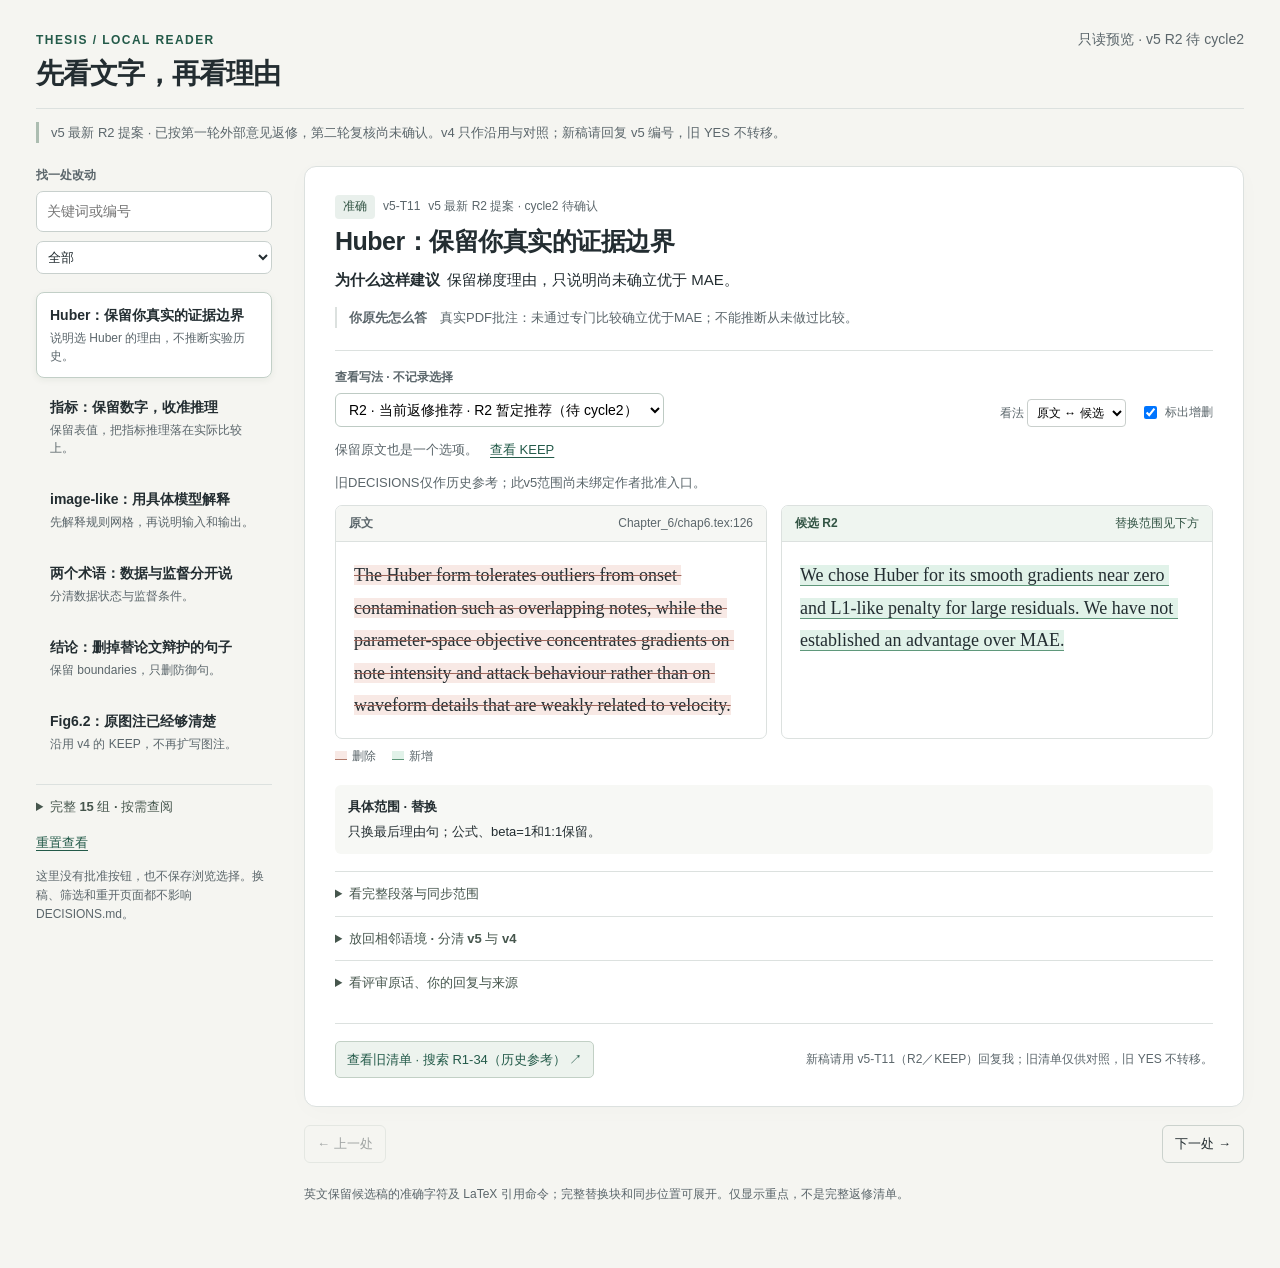
<file: revision_workshop_20261031_v5/reader/provisional_r2.html>
<!doctype html>
<html lang="zh-CN">
<head>
<meta charset="utf-8">
<meta name="viewport" content="width=device-width, initial-scale=1">
<meta http-equiv="Content-Security-Policy" content="default-src 'none'; script-src 'unsafe-inline'; style-src 'unsafe-inline'; img-src 'self' file: data:; connect-src 'none'; font-src 'none'; base-uri 'none'; form-action 'none'">
<title>Thesis · 文字比较</title>
<style>
:root{color-scheme:light;--ink:#232d31;--muted:#5b666b;--line:#dce1df;--paper:#fff;--bg:#f5f5f1;--green:#235a49;--soft:#e9f0ec;--added:#e1f2e9;--deleted:#f8e9e5;--amber:#fff5dc;--focus:#215e9c}
*{box-sizing:border-box}body{margin:0;color:var(--ink);background:var(--bg);font-family:-apple-system,BlinkMacSystemFont,"Segoe UI","PingFang SC","Microsoft YaHei",sans-serif;font-size:16px;line-height:1.65}button,input,select{font:inherit}button,select{cursor:pointer}a{color:var(--green);text-underline-offset:.2em}a:hover{text-decoration-thickness:2px}button{color:inherit}button:focus-visible,a:focus-visible,input:focus-visible,select:focus-visible,summary:focus-visible,[tabindex="-1"]:focus-visible{outline:3px solid var(--focus);outline-offset:4px}.skip{position:absolute;top:-70px;left:16px;padding:10px 16px;background:white;z-index:20}.skip:focus{top:10px}.wrap{max-width:1440px;margin:auto;padding:28px 36px 64px}.mast{display:flex;align-items:baseline;justify-content:space-between;gap:20px;border-bottom:1px solid var(--line);padding-bottom:17px}.eyebrow{font-size:12px;letter-spacing:.12em;text-transform:uppercase;color:var(--green);font-weight:700}h1{font-size:28px;line-height:1.25;font-weight:650;letter-spacing:-.03em;margin:5px 0 0}h2{font-size:25px;line-height:1.4;letter-spacing:-.02em;margin:5px 0 8px}h3{font-size:15px;margin:0 0 10px}.mast p{margin:0;font-size:14px;color:var(--muted)}.version{font-size:13px;color:var(--muted);margin:13px 0 23px;padding-left:12px;border-left:3px solid #acbdb1}.layout{display:grid;grid-template-columns:236px minmax(0,1fr);gap:32px}.sidebar{min-width:0}.sidebar-inner{position:sticky;top:22px}.caption{font-size:12px;font-weight:650;color:var(--muted);display:block;margin-bottom:5px}.search,.filter{width:100%;border:1px solid #c8d0cd;border-radius:7px;background:white;padding:8px 10px;color:var(--ink)}.filter{font-size:13px;padding:7px;margin-top:9px}.search{font-size:14px}.nav-list{display:grid;gap:6px;margin:18px 0}.nav-item{text-align:left;padding:12px 13px;border:1px solid transparent;border-radius:8px;background:transparent;width:100%;line-height:1.5}.nav-item[aria-current="true"]{background:var(--paper);border-color:#c2cfc7;box-shadow:0 2px 7px #263c2110}.nav-item:hover{background:#eceee8}.nav-item strong{display:block;font-size:14px;font-weight:600}.nav-item small{display:block;color:var(--muted);font-size:12px;margin-top:3px;display:-webkit-box;-webkit-line-clamp:2;-webkit-box-orient:vertical;overflow:hidden}.sidebar-note{font-size:12px;color:var(--muted);line-height:1.6}.plain-button{border:0;background:transparent;padding:0;text-decoration:underline;color:var(--green);font-size:13px;text-underline-offset:3px}.card{background:var(--paper);border:1px solid var(--line);border-radius:12px;padding:28px 30px;box-shadow:0 4px 24px #1e2d2005;min-width:0}.meta{font-size:12px;color:var(--muted);display:flex;align-items:center;gap:8px;flex-wrap:wrap}.badge{font-size:12px;background:var(--soft);padding:2px 8px;border-radius:4px;color:#315343}.lead{margin:0 0 20px;color:var(--muted);font-size:15px}.why{font-size:15px;margin:0 0 14px;line-height:1.7}.why strong{margin-right:7px}.stance{font-size:13px;color:var(--muted);border-left:2px solid var(--line);padding-left:12px;margin:0 0 16px}.pending{background:var(--amber);border:1px solid #eedfb5;border-radius:6px;padding:9px 12px;margin:15px 0;font-size:13px;color:#655226}.pending strong{color:#554214}.toolbar{display:flex;justify-content:space-between;align-items:end;gap:12px;border-top:1px solid var(--line);padding-top:17px;margin:22px 0 12px}.option-select{max-width:100%;font-size:14px;border:1px solid #becbc4;border-radius:6px;padding:7px 9px;background:#fff;min-width:240px}.display-control{display:flex;align-items:center;gap:14px;flex-wrap:wrap;font-size:12px;color:var(--muted)}.display-control select{font-size:12px;border:1px solid #c9cfcc;border-radius:4px;padding:5px;background:white}.check{display:flex;align-items:center;gap:5px;white-space:nowrap}.keep-row{font-size:13px;color:var(--muted);display:flex;gap:12px;align-items:baseline;flex-wrap:wrap;margin:0 0 12px}.variant-note{font-size:13px;color:var(--muted);margin:0 0 11px}.comparison{display:grid;grid-template-columns:1fr 1fr;gap:14px;min-width:0}.panel{border:1px solid var(--line);border-radius:7px;min-width:0;overflow:hidden}.panel-top{font-size:12px;padding:8px 13px;background:#f6f7f4;border-bottom:1px solid var(--line);display:flex;justify-content:space-between;gap:8px;color:var(--muted)}.new .panel-top{background:#eff5f0;color:#315343}.text{white-space:pre-wrap;overflow-wrap:anywhere;font-family:Georgia,"Times New Roman",serif;font-size:18px;line-height:1.8;padding:17px 18px;margin:0;tab-size:2}.text[lang="en"]{hyphens:none}del{background:var(--deleted);text-decoration:line-through;text-decoration-color:#9f665b}ins{background:var(--added);text-decoration:none;border-bottom:1px solid #5f987b}.no-diff del,.no-diff ins{background:none;border:none;text-decoration:none}.comparison[data-mode="proposed"]{grid-template-columns:1fr}.comparison[data-mode="proposed"] .old{display:none}.comparison[data-mode="original"]{grid-template-columns:1fr}.comparison[data-mode="original"] .new{display:none}.legend{display:flex;gap:16px;font-size:12px;color:var(--muted);margin:8px 0 18px}.legend span::before{content:"";display:inline-block;width:12px;height:8px;margin-right:5px}.legend .removed::before{background:var(--deleted);border-bottom:1px solid #b17a6b}.legend .added::before{background:var(--added);border-bottom:1px solid #5f987b}.scope{font-size:13px;line-height:1.7;padding:11px 13px;background:#f7f8f5;border-radius:6px;margin:17px 0}.scope strong{display:block;margin-bottom:3px}.folds{margin-top:12px}details{border-top:1px solid var(--line);padding:11px 0}summary{cursor:pointer;font-size:13px;font-weight:550;color:#46564d}details[open] summary{margin-bottom:13px}.detail-body{font-size:13px;color:var(--muted)}.detail-body p{margin:8px 0}.detail-body blockquote{border-left:2px solid #bfcac1;padding:2px 13px;margin:12px 0;white-space:pre-wrap}.full-pair{display:grid;grid-template-columns:1fr 1fr;gap:14px}.full-pair pre{white-space:pre-wrap;overflow-wrap:anywhere;margin:0;padding:12px;background:#f8f8f5;font-size:13px;font-family:ui-monospace,SFMono-Regular,Menlo,monospace;line-height:1.65}.follow{border-left:2px solid #d6dfd8;padding-left:12px;margin:16px 0}.follow .text{font-size:15px;padding:8px 0}.source-links{display:flex;gap:13px;flex-wrap:wrap;font-size:12px;margin-top:14px}.footer{margin-top:18px;padding-top:17px;border-top:1px solid var(--line);display:flex;align-items:center;justify-content:space-between;gap:12px;flex-wrap:wrap}.decision-link{font-size:13px;background:#edf3ee;border:1px solid #c2d0c5;border-radius:5px;padding:7px 11px;text-decoration:none}.read-only{font-size:12px;color:var(--muted);max-width:430px}.card-nav{display:flex;justify-content:space-between;gap:12px;margin-top:18px}.card-nav button{border:1px solid #cbd2cd;border-radius:6px;background:transparent;padding:7px 12px;font-size:13px}.card-nav button:disabled{opacity:.4;cursor:default}.empty{padding:45px;color:var(--muted);text-align:center}.empty h2{font-size:20px}.sr-only{position:absolute;width:1px;height:1px;padding:0;margin:-1px;overflow:hidden;clip:rect(0,0,0,0);white-space:nowrap;border:0}.context-view{white-space:pre-wrap;overflow-wrap:anywhere;font-size:14px;line-height:1.8;padding:14px;background:#f8f8f5;border:1px solid var(--line);border-radius:6px}.context-v5{background:#e1f2e9;color:inherit;border-bottom:1px solid #72a58a}.context-v4,.carried-text{background:#e9eff9;color:inherit;border-bottom:1px solid #7e99bd}.detail-body pre{white-space:pre-wrap;overflow-wrap:anywhere}.original-image{max-width:100%;height:auto;border:1px solid var(--line);background:white}.noscript{padding:30px;background:white}.focus-note{font-size:12px;color:var(--muted);margin:0 0 12px}code{font-size:.9em;overflow-wrap:anywhere}.screen-note{font-size:12px;color:var(--muted);margin:22px 0 0} .hidden{display:none!important}
@media(min-width:1500px){.wrap{padding-top:38px}.text{font-size:19px}.card{padding:32px 36px}}
@media(max-width:1050px){.wrap{padding:24px}.layout{grid-template-columns:206px minmax(0,1fr);gap:20px}.card{padding:23px}.comparison,.full-pair{grid-template-columns:1fr}.toolbar{align-items:start;flex-direction:column}.text{font-size:18px}.display-control{width:100%;justify-content:space-between}}
@media(max-width:700px){.wrap{padding:18px 15px 40px}.mast{display:block}.mast p{font-size:12px;max-width:none;margin-top:8px}h1{font-size:24px}.layout{display:block}.sidebar-inner{position:static}.nav-list{grid-template-columns:1fr 1fr;gap:5px;margin:12px 0 18px}.nav-item{padding:9px}.nav-item strong{font-size:13px}.nav-item small{font-size:11px}.sidebar-note{display:none}.card{padding:20px 17px;border-radius:9px}h2{font-size:23px}.option-select{width:100%;min-width:0}.toolbar>div:first-child{width:100%}.text{font-size:17px;line-height:1.75;padding:14px}.version{margin-bottom:18px}.footer{align-items:start}.read-only{max-width:none}.screen-note{font-size:11px}.meta{font-size:11px}}
@media print{body{background:white}.wrap{padding:0}.sidebar,.toolbar,.keep-row,.card-nav,.screen-note{display:none}.layout{display:block}.card{border:0;box-shadow:none}.text{font-size:12pt}.comparison{grid-template-columns:1fr 1fr}.version{font-size:10pt}details:not([open]){display:none}}
</style>
</head>
<body>
<a class="skip" href="#main">跳到比较文字</a>
<div class="wrap">
<header class="mast"><div><div class="eyebrow">Thesis / Local reader</div><h1>先看文字，再看理由</h1></div><p id="mast-note">只读比较 · 所有决定仍在原清单</p></header>
<p id="version" class="version"></p>
<div class="layout">
<aside class="sidebar" aria-label="阅读导航"><div class="sidebar-inner">
<label class="caption" for="search">找一处改动</label><input class="search" id="search" type="search" placeholder="关键词或编号" autocomplete="off">
<label class="sr-only" for="filter">筛选比较卡</label><select class="filter" id="filter"><option value="all">全部</option><option value="pending">有事实待核</option><option value="keep">推荐保留</option><option value="insertion">新增段落</option></select>
<nav id="card-list" class="nav-list" aria-label="比较卡"></nav>
<div id="overview"></div><button class="plain-button" id="reset" type="button">重置查看</button><p class="sidebar-note">这里没有批准按钮，也不保存浏览选择。换稿、筛选和重开页面都不影响 DECISIONS.md。</p>
</div></aside>
<main id="main" tabindex="-1"><article id="card" class="card"></article><div class="card-nav"><button id="previous" type="button">← 上一处</button><button id="next" type="button">下一处 →</button></div><p class="screen-note">英文保留候选稿的准确字符及 LaTeX 引用命令；完整替换块和同步位置可展开。仅显示重点，不是完整返修清单。</p></main>
</div></div>
<noscript><p class="noscript">此阅读器需要浏览器内置 JavaScript。可直接打开同目录 README.md，再阅读原 revision_blueprint_20261031/START_HERE.md；这里不会保存或改变任何决定。</p></noscript>
<script id="packet" type="application/json">{"schemaVersion": 1, "edition": "v5 R2 待 cycle2 复核 · 六处精选预览", "packetStatus": "writer-provisional", "versionNotice": "v5 最新 R2 提案 · 已按第一轮外部意见返修，第二轮复核尚未确认。v4 只作沿用与对照；新稿请回复 v5 编号，旧 YES 不转移。", "purpose": "只读暂定比较。原 index.html 继续展示历史已复核例子；不写作者决定。", "reviewAgreement": {"writerFile": "revision_workshop_20261031_v5/WRITER_REVISION_RESPONSE_R2.md", "externalC1": "revision_workshop_20261031_v5/evaluator_cycle1.md", "externalPostReveal": "revision_workshop_20261031_v5/evaluator_cycle1_post_reveal.json", "scope": "Seven reasoned revisions; N02 metric purpose moved into N03 to avoid adjacent repetition; prior KEEP and inherited v4 syncs retained. External cycle2 pending.", "externalCycle2Pending": true, "internalRounds": "Earlier writer-internal C1/C2 kept separate from external assessment.", "parentEvaluatorPending": true}, "cards": [{"id": "T11", "title": "Huber：保留你真实的证据边界", "short": "接受可选精简。旧v5与批注相容，并非确定的事实错误；删through a dedicated comparison减少实验史歧义，只保留尚未确立优势。", "group": "准确", "why": "接受可选精简。旧v5与批注相容，并非确定的事实错误；删through a dedicated comparison减少实验史歧义，只保留尚未确立优势。", "stance": "真实PDF批注：未通过专门比较确立优于MAE；不能推断从未做过比较。", "scope": "只换最后理由句；公式、beta=1和1:1保留。", "pending": "", "sourceFile": "Chapter_6/chap6.tex", "sourceLine": 126, "originalFull": "The Huber form tolerates outliers from onset contamination such as overlapping notes, while the parameter-space objective concentrates gradients on note intensity and attack behaviour rather than on waveform details that are weakly related to velocity.", "originalFocus": "The Huber form tolerates outliers from onset contamination such as overlapping notes, while the parameter-space objective concentrates gradients on note intensity and attack behaviour rather than on waveform details that are weakly related to velocity.", "operation": "replacement", "options": [{"id": "R2", "label": "R2 · 当前返修推荐", "kind": "replacement", "fullText": "We chose Huber for its smooth gradients near zero and L1-like penalty for large residuals. We have not established an advantage over MAE.", "focusText": "We chose Huber for its smooth gradients near zero and L1-like penalty for large residuals. We have not established an advantage over MAE.", "oldHtml": "\u003cdel\u003eThe Huber form tolerates outliers from onset contamination such as overlapping notes, while the parameter-space objective concentrates gradients on note intensity and attack behaviour rather than on waveform details that are weakly related to velocity.\u003c/del\u003e", "newHtml": "\u003cins\u003eWe chose Huber for its smooth gradients near zero and L1-like penalty for large residuals. We have not established an advantage over MAE.\u003c/ins\u003e"}, {"id": "KEEP", "label": "KEEP · 保留原文", "kind": "keep", "fullText": "The Huber form tolerates outliers from onset contamination such as overlapping notes, while the parameter-space objective concentrates gradients on note intensity and attack behaviour rather than on waveform details that are weakly related to velocity.", "focusText": "The Huber form tolerates outliers from onset contamination such as overlapping notes, while the parameter-space objective concentrates gradients on note intensity and attack behaviour rather than on waveform details that are weakly related to velocity.", "oldHtml": "The Huber form tolerates outliers from onset contamination such as overlapping notes, while the parameter-space objective concentrates gradients on note intensity and attack behaviour rather than on waveform details that are weakly related to velocity.", "newHtml": "The Huber form tolerates outliers from onset contamination such as overlapping notes, while the parameter-space objective concentrates gradients on note intensity and attack behaviour rather than on waveform details that are weakly related to velocity."}], "recommended": "R2", "recommendationLabel": "R2 暂定推荐（待 cycle2）", "reviewStatus": "v5 最新 R2 提案 · cycle2 待确认", "decisionPath": "revision_blueprint_20261031/DECISIONS.md", "reviewFile": "revision_workshop_20261031_v5/WRITER_REVISION_RESPONSE_R2.md", "candidateFile": "revision_workshop_20261031_v5/FINAL_PASSAGES_R2.md", "candidateAnchor": "t11", "commentFile": "revision_blueprint_20261031/COMMENT_MAP.md", "reviewerComment": "Section 6.4.3: Can you justify the use of a Huber distance as opposed to a more straightforward MAE loss?", "authorResponse": "\u003e We chose Huber because it provides smoother gradients for small PHE/OSF errors while retaining an L1-like penalty for large errors. We use β = 1, but we have not established that it performs better than MAE through a dedicated comparison.\n\u003e\n\u003e We will add more details about this in the thesis, thanks for rasing it.", "optionNotes": {"R2": "旧DECISIONS仅作历史参考；此v5范围尚未绑定作者批准入口。", "KEEP": "旧DECISIONS仅作历史参考；此v5范围尚未绑定作者批准入口。"}, "contextPreview": "\\subsection{Adaptation via Diff-SFProxy}\n\\label{ssec:bp:adapt_diffsfproxy}\n\nIn the Diff-SFProxy path, the back-end is a frozen differentiable proxy $P$ of an instrument-specific SoundFont. Let $F$ denote the note-wise loudness-related acoustic parameter extractor that reads audio conditioned on the note events $E$. Both $F$ and $P$ output the same kind of low-dimensional, note-wise dynamics descriptor; their precise construction is deferred to Section~\\ref{sec:bp:diffsfproxy}. Given predicted velocities $\\hat{V}$, the two feature streams are\n\\begin{equation}\n\\label{eq:bp_sfproxy_features}\nZ = F(a, E), \\qquad \\tilde{Z} = P(E, \\hat{V}).\n\\end{equation}\nThe adaptation loss is a Huber (Smooth-$L_1$) distance between the two extracted parameter groups,\n\\begin{equation}\n\\label{eq:bp_param_loss}\n\\mathcal{L}_{\\mathrm{params}} = \\mathrm{Huber}_\\beta\\!\\left(\\tilde{Z} - Z\\right),\n\\end{equation}\nwith the default $\\beta = 1.0$. Each $Z_n = (\\mathrm{PHE}_n, \\mathrm{OSF}_n) \\in \\mathbb{R}^2$ contains the two note-wise parameters defined in Section~\\ref{ssec:bp:acoustic_params}, and the loss averages over both components and all valid notes, weighting PHE and OSF equally ($1{:}1$). We chose Huber for its smooth gradients near zero and L1-like penalty for large residuals. We have not established an advantage over MAE.\n\nThe asymmetry between Eq.~\\eqref{eq:bp_audio_loss} and Eq.~\\eqref{eq:bp_param_loss} is the central design point of this chapter. The Diff-Synth path optimises in waveform/spectral space, where velocity is one of many factors influencing the signal. The Diff-SFProxy path optimises in a low-dimensional note-wise dynamics space, where velocity is the dominant factor by construction. The remainder of the chapter tests whether this difference matters in practice.", "contextDependencyIds": [], "writerScope": "只换最后理由句；公式、beta=1和1:1保留。", "writerReviewSummary": "R1-34：justify Huber rather than MAE.", "writerAuthorResponseSummary": "We chose Huber because it provides smoother gradients for small PHE/OSF errors while retaining an L1-like penalty for large errors. We use β = 1, but we have not established that it performs better than MAE through a dedicated comparison.", "statusNote": "提案未实施；外部C2待评阅；正式基线和事实待核项保留；不继承旧YES。", "candidateSourceLabel": "R2 准确提案（待 cycle2）", "decisionNotice": "新 v5 范围尚未写入原决定清单。链接仅供查看历史，旧 YES 不批准本页新稿。", "decisionLinkLabel": "查看旧清单 · 搜索 R1-34（历史参考）", "legacyDecisionId": "R1-34", "evidenceKind": "original", "commentSearchId": "R1-34", "candidateEvidenceByOption": {}, "reviewLinkLabel": "writer 返修回应（非评审结论）", "externalReviewFile": "revision_workshop_20261031_v5/evaluator_cycle1.md", "writerWhy": "接受可选精简。旧v5与批注相容，并非确定的事实错误；删through a dedicated comparison减少实验史歧义，只保留尚未确立优势。", "writerShort": "接受可选精简。旧v5与批注相容，并非确定的事实错误；删through a dedicated comparison减少实验史歧义，只保留尚未确立优势。", "navSummary": "说明选 Huber 的理由，不推断实验历史。", "whyDisplay": "保留梯度理由，只说明尚未确立优于 MAE。", "displayId": "v5-T11", "responseInstruction": "新稿请用 v5-T11（R2／KEEP）回复我；旧清单仅供对照，旧 YES 不转移。", "contextIncludedProposalIds": ["T11"], "contextV4DependencyIds": [], "contextLegend": "绿色：本轮 v5 提案；蓝色：沿用 v4 提案；无底色：其余原文。连读示例不是已实施全文。", "contextDependencyDetails": [], "contextHtml": "\\subsection{Adaptation via Diff-SFProxy}\n\\label{ssec:bp:adapt_diffsfproxy}\n\nIn the Diff-SFProxy path, the back-end is a frozen differentiable proxy $P$ of an instrument-specific SoundFont. Let $F$ denote the note-wise loudness-related acoustic parameter extractor that reads audio conditioned on the note events $E$. Both $F$ and $P$ output the same kind of low-dimensional, note-wise dynamics descriptor; their precise construction is deferred to Section~\\ref{sec:bp:diffsfproxy}. Given predicted velocities $\\hat{V}$, the two feature streams are\n\\begin{equation}\n\\label{eq:bp_sfproxy_features}\nZ = F(a, E), \\qquad \\tilde{Z} = P(E, \\hat{V}).\n\\end{equation}\nThe adaptation loss is a Huber (Smooth-$L_1$) distance between the two extracted parameter groups,\n\\begin{equation}\n\\label{eq:bp_param_loss}\n\\mathcal{L}_{\\mathrm{params}} = \\mathrm{Huber}_\\beta\\!\\left(\\tilde{Z} - Z\\right),\n\\end{equation}\nwith the default $\\beta = 1.0$. Each $Z_n = (\\mathrm{PHE}_n, \\mathrm{OSF}_n) \\in \\mathbb{R}^2$ contains the two note-wise parameters defined in Section~\\ref{ssec:bp:acoustic_params}, and the loss averages over both components and all valid notes, weighting PHE and OSF equally ($1{:}1$). \u003cmark class=\"context-v5\" title=\"T11\"\u003eWe chose Huber for its smooth gradients near zero and L1-like penalty for large residuals. We have not established an advantage over MAE.\u003c/mark\u003e\n\nThe asymmetry between Eq.~\\eqref{eq:bp_audio_loss} and Eq.~\\eqref{eq:bp_param_loss} is the central design point of this chapter. The Diff-Synth path optimises in waveform/spectral space, where velocity is one of many factors influencing the signal. The Diff-SFProxy path optimises in a low-dimensional note-wise dynamics space, where velocity is the dominant factor by construction. The remainder of the chapter tests whether this difference matters in practice.", "sourceSha256": "d871241adb95f5d88099d67a4dd01b584b4b004875b8e425fbbc7550c25e32bf"}, {"id": "N01", "title": "指标：保留数字，收准推理", "short": "r/cosine的gap不是校准过的sensitivity效应；换SoundFont也不隔离gain。", "group": "准确", "why": "r/cosine的gap不是校准过的sensitivity效应；换SoundFont也不隔离gain。", "stance": "编辑新发现；没有作者既有回复或批准。", "scope": "三个解释段整体替换；N07表格数值强调和N04背景从句必须同步。", "pending": "", "sourceFile": "Chapter_6/chap6.tex", "sourceLine": 501, "originalFull": "To test dynamics sensitivity, $\\Delta(\\mathrm{GT} - \\mathrm{Flat\\,64})$ asks whether a metric can distinguish expressive resynthesis from a flat one. Among the similarity metrics, Pearson $r$ produces the larger separation on both BSSL ($+0.118$) and BSTL ($+0.263$). Cosine similarity also orders GT above flat, but it severely compresses the margin ($+0.052$ on BSSL and $+0.047$ on BSTL), proving \\emph{insensitive} to fine dynamics differences.\n\nTo evaluate renderer robustness, $\\Delta\\lvert\\mathrm{Sal.} - \\mathrm{YDP}\\rvert$ asks whether a metric is stable when the rendering SoundFont is swapped while the underlying note velocities are kept the same. Here, MAE proves \\emph{over-sensitive} to absolute gain: it drifts by $0.193$ on BSSL and $1.723$ on BSTL, substantially more than the corresponding drift on $r$ ($0.034$ and $0.011$). On real recordings, this drift would conflate dynamics differences with renderer choice and make the evaluation unreliable.\n\nPearson $r$ on BSSL/BSTL therefore provides the right trade-off for this chapter. Cosine similarity and MAE fail on sensitivity and robustness, respectively, and are kept only as diagnostic alternatives. This is also the reason the main results table reports $r_{\\mathrm{BSSL}}$ and $r_{\\mathrm{BSTL}}$ as the headline metrics for label-free guitar evaluation.", "originalFocus": "To test dynamics sensitivity, $\\Delta(\\mathrm{GT} - \\mathrm{Flat\\,64})$ asks whether a metric can distinguish expressive resynthesis from a flat one. Among the similarity metrics, Pearson $r$ produces the larger separation on both BSSL ($+0.118$) and BSTL ($+0.263$). Cosine similarity also orders GT above flat, but it severely compresses the margin ($+0.052$ on BSSL and $+0.047$ on BSTL), proving \\emph{insensitive} to fine dynamics differences.\n\nTo evaluate renderer robustness, $\\Delta\\lvert\\mathrm{Sal.} - \\mathrm{YDP}\\rvert$ asks whether a metric is stable when the rendering SoundFont is swapped while the underlying note velocities are kept the same. Here, MAE proves \\emph{over-sensitive} to absolute gain: it drifts by $0.193$ on BSSL and $1.723$ on BSTL, substantially more than the corresponding drift on $r$ ($0.034$ and $0.011$). On real recordings, this drift would conflate dynamics differences with renderer choice and make the evaluation unreliable.\n\nPearson $r$ on BSSL/BSTL therefore provides the right trade-off for this chapter. Cosine similarity and MAE fail on sensitivity and robustness, respectively, and are kept only as diagnostic alternatives. This is also the reason the main results table reports $r_{\\mathrm{BSSL}}$ and $r_{\\mathrm{BSTL}}$ as the headline metrics for label-free guitar evaluation.", "operation": "replacement", "options": [{"id": "R2", "label": "R2 · 当前返修推荐", "kind": "replacement", "fullText": "Both similarity metrics score GT above flat velocity in this diagnostic. Their numerical GT--flat gaps do not by themselves establish which metric is more sensitive to dynamics.\n\nChanging from Salamander to YDP retains the GT notes and velocities but changes their rendered sound. This comparison tests the renderer change as a whole, rather than gain alone.\n\nFor label-free guitar evaluation, we use Pearson $r$ on BSSL/BSTL to measure rendered loudness-contour agreement while reducing dependence on absolute level. In the piano diagnostic, it scores GT above flat velocity under both tested SoundFonts. Cosine similarity and MAE are retained as complementary diagnostics.", "focusText": "Both similarity metrics score GT above flat velocity in this diagnostic. Their numerical GT--flat gaps do not by themselves establish which metric is more sensitive to dynamics.\n\nChanging from Salamander to YDP retains the GT notes and velocities but changes their rendered sound. This comparison tests the renderer change as a whole, rather than gain alone.\n\nFor label-free guitar evaluation, we use Pearson $r$ on BSSL/BSTL to measure rendered loudness-contour agreement while reducing dependence on absolute level. In the piano diagnostic, it scores GT above flat velocity under both tested SoundFonts. Cosine similarity and MAE are retained as complementary diagnostics.", "oldHtml": "\u003cdel\u003eTo test dynamics sensitivity, $\\Delta(\\mathrm{GT} - \\mathrm{Flat\\,64})$ asks whether a metric can distinguish expressive resynthesis from a flat one. Among the similarity metrics, Pearson $r$ produces the larger separation on both BSSL ($+0.118$) and BSTL ($+0.263$). Cosine similarity also orders GT above flat, but it severely compresses the margin ($+0.052$ on BSSL and $+0.047$ on BSTL), proving \\emph{insensitive} to fine dynamics differences.\n\nTo evaluate renderer robustness, $\\Delta\\lvert\\mathrm{Sal.} - \\mathrm{YDP}\\rvert$ asks whether a metric is stable when the rendering SoundFont is swapped while the underlying note velocities are kept the same. Here, MAE proves \\emph{over-sensitive} to absolute gain: it drifts by $0.193$ on BSSL and $1.723$ on BSTL, substantially more than the corresponding drift on $r$ ($0.034$ and $0.011$). On real recordings, this drift would conflate dynamics differences with renderer choice and make the evaluation unreliable.\n\nPearson $r$ on BSSL/BSTL therefore provides the right trade-off for this chapter. Cosine similarity and MAE fail on sensitivity and robustness, respectively, and are kept only as diagnostic alternatives. This is also the reason the main results table reports $r_{\\mathrm{BSSL}}$ and $r_{\\mathrm{BSTL}}$ as the headline metrics for label-free guitar evaluation.\u003c/del\u003e", "newHtml": "\u003cins\u003eBoth similarity metrics score GT above flat velocity in this diagnostic. Their numerical GT--flat gaps do not by themselves establish which metric is more sensitive to dynamics.\n\nChanging from Salamander to YDP retains the GT notes and velocities but changes their rendered sound. This comparison tests the renderer change as a whole, rather than gain alone.\n\nFor label-free guitar evaluation, we use Pearson $r$ on BSSL/BSTL to measure rendered loudness-contour agreement while reducing dependence on absolute level. In the piano diagnostic, it scores GT above flat velocity under both tested SoundFonts. Cosine similarity and MAE are retained as complementary diagnostics.\u003c/ins\u003e"}, {"id": "KEEP", "label": "KEEP · 保留原文", "kind": "keep", "fullText": "To test dynamics sensitivity, $\\Delta(\\mathrm{GT} - \\mathrm{Flat\\,64})$ asks whether a metric can distinguish expressive resynthesis from a flat one. Among the similarity metrics, Pearson $r$ produces the larger separation on both BSSL ($+0.118$) and BSTL ($+0.263$). Cosine similarity also orders GT above flat, but it severely compresses the margin ($+0.052$ on BSSL and $+0.047$ on BSTL), proving \\emph{insensitive} to fine dynamics differences.\n\nTo evaluate renderer robustness, $\\Delta\\lvert\\mathrm{Sal.} - \\mathrm{YDP}\\rvert$ asks whether a metric is stable when the rendering SoundFont is swapped while the underlying note velocities are kept the same. Here, MAE proves \\emph{over-sensitive} to absolute gain: it drifts by $0.193$ on BSSL and $1.723$ on BSTL, substantially more than the corresponding drift on $r$ ($0.034$ and $0.011$). On real recordings, this drift would conflate dynamics differences with renderer choice and make the evaluation unreliable.\n\nPearson $r$ on BSSL/BSTL therefore provides the right trade-off for this chapter. Cosine similarity and MAE fail on sensitivity and robustness, respectively, and are kept only as diagnostic alternatives. This is also the reason the main results table reports $r_{\\mathrm{BSSL}}$ and $r_{\\mathrm{BSTL}}$ as the headline metrics for label-free guitar evaluation.", "focusText": "To test dynamics sensitivity, $\\Delta(\\mathrm{GT} - \\mathrm{Flat\\,64})$ asks whether a metric can distinguish expressive resynthesis from a flat one. Among the similarity metrics, Pearson $r$ produces the larger separation on both BSSL ($+0.118$) and BSTL ($+0.263$). Cosine similarity also orders GT above flat, but it severely compresses the margin ($+0.052$ on BSSL and $+0.047$ on BSTL), proving \\emph{insensitive} to fine dynamics differences.\n\nTo evaluate renderer robustness, $\\Delta\\lvert\\mathrm{Sal.} - \\mathrm{YDP}\\rvert$ asks whether a metric is stable when the rendering SoundFont is swapped while the underlying note velocities are kept the same. Here, MAE proves \\emph{over-sensitive} to absolute gain: it drifts by $0.193$ on BSSL and $1.723$ on BSTL, substantially more than the corresponding drift on $r$ ($0.034$ and $0.011$). On real recordings, this drift would conflate dynamics differences with renderer choice and make the evaluation unreliable.\n\nPearson $r$ on BSSL/BSTL therefore provides the right trade-off for this chapter. Cosine similarity and MAE fail on sensitivity and robustness, respectively, and are kept only as diagnostic alternatives. This is also the reason the main results table reports $r_{\\mathrm{BSSL}}$ and $r_{\\mathrm{BSTL}}$ as the headline metrics for label-free guitar evaluation.", "oldHtml": "To test dynamics sensitivity, $\\Delta(\\mathrm{GT} - \\mathrm{Flat\\,64})$ asks whether a metric can distinguish expressive resynthesis from a flat one. Among the similarity metrics, Pearson $r$ produces the larger separation on both BSSL ($+0.118$) and BSTL ($+0.263$). Cosine similarity also orders GT above flat, but it severely compresses the margin ($+0.052$ on BSSL and $+0.047$ on BSTL), proving \\emph{insensitive} to fine dynamics differences.\n\nTo evaluate renderer robustness, $\\Delta\\lvert\\mathrm{Sal.} - \\mathrm{YDP}\\rvert$ asks whether a metric is stable when the rendering SoundFont is swapped while the underlying note velocities are kept the same. Here, MAE proves \\emph{over-sensitive} to absolute gain: it drifts by $0.193$ on BSSL and $1.723$ on BSTL, substantially more than the corresponding drift on $r$ ($0.034$ and $0.011$). On real recordings, this drift would conflate dynamics differences with renderer choice and make the evaluation unreliable.\n\nPearson $r$ on BSSL/BSTL therefore provides the right trade-off for this chapter. Cosine similarity and MAE fail on sensitivity and robustness, respectively, and are kept only as diagnostic alternatives. This is also the reason the main results table reports $r_{\\mathrm{BSSL}}$ and $r_{\\mathrm{BSTL}}$ as the headline metrics for label-free guitar evaluation.", "newHtml": "To test dynamics sensitivity, $\\Delta(\\mathrm{GT} - \\mathrm{Flat\\,64})$ asks whether a metric can distinguish expressive resynthesis from a flat one. Among the similarity metrics, Pearson $r$ produces the larger separation on both BSSL ($+0.118$) and BSTL ($+0.263$). Cosine similarity also orders GT above flat, but it severely compresses the margin ($+0.052$ on BSSL and $+0.047$ on BSTL), proving \\emph{insensitive} to fine dynamics differences.\n\nTo evaluate renderer robustness, $\\Delta\\lvert\\mathrm{Sal.} - \\mathrm{YDP}\\rvert$ asks whether a metric is stable when the rendering SoundFont is swapped while the underlying note velocities are kept the same. Here, MAE proves \\emph{over-sensitive} to absolute gain: it drifts by $0.193$ on BSSL and $1.723$ on BSTL, substantially more than the corresponding drift on $r$ ($0.034$ and $0.011$). On real recordings, this drift would conflate dynamics differences with renderer choice and make the evaluation unreliable.\n\nPearson $r$ on BSSL/BSTL therefore provides the right trade-off for this chapter. Cosine similarity and MAE fail on sensitivity and robustness, respectively, and are kept only as diagnostic alternatives. This is also the reason the main results table reports $r_{\\mathrm{BSSL}}$ and $r_{\\mathrm{BSTL}}$ as the headline metrics for label-free guitar evaluation."}], "recommended": "R2", "recommendationLabel": "R2 暂定推荐（待 cycle2）", "reviewStatus": "v5 最新 R2 提案 · cycle2 待确认", "decisionPath": "revision_blueprint_20261031/DECISIONS.md", "reviewFile": "revision_workshop_20261031_v5/WRITER_REVISION_RESPONSE_R2.md", "candidateFile": "revision_workshop_20261031_v5/FINAL_PASSAGES_R2.md", "candidateAnchor": "n01", "commentFile": "revision_blueprint_20261031/COMMENT_MAP.md", "reviewerComment": "本轮全文审查新增的局部编辑问题，不冒充新增examiner要求。", "authorResponse": "未找到对本轮新增措辞的既有批准；真实立场见下方说明。", "optionNotes": {"R2": "旧DECISIONS仅作历史参考；此v5范围尚未绑定作者批准入口。", "KEEP": "旧DECISIONS仅作历史参考；此v5范围尚未绑定作者批准入口。"}, "followthrough": [{"file": "Chapter_6/chap6.tex", "line": 466, "old": "\\begin{table}[!ht]\n\\caption{MAESTRO metric diagnostic. Real audio is compared with GT-note resynthesis using GT or flat velocity under the Salamander (default) or YDP Grand Piano. Summary rows show GT-Flat separation and SoundFont drift. Best score is highlighted in bold, and the second-best is underlined.}\n\\label{tab:bp_metric_diagnostic}\n\\centering\n\\fontsize{11pt}{13pt}\\selectfont\n\\setlength{\\tabcolsep}{11pt}\n\\renewcommand{\\arraystretch}{1.2}\n\\begin{tabular}{l||ccc|ccc}\n\\toprule\n\\multicolumn{1}{c||}{\\multirow{3}{*}{\\textbf{Method}}}\n\u0026 \\multicolumn{6}{c}{\\textbf{MAESTRO test set}} \\\\\n\\cmidrule(l){2-7}\n\u0026 \\multicolumn{3}{c|}{\\textbf{BSSL}} \u0026 \\multicolumn{3}{c}{\\textbf{BSTL}} \\\\\n\\cmidrule(lr){2-4} \\cmidrule(l){5-7}\n\u0026 $r$ \u0026 $cs$ \u0026 MAE \u0026 $r$ \u0026 $cs$ \u0026 MAE \\\\\n\\midrule\n\\textbf{GT velocity}            \u0026 0.870 \u0026 0.939 \u0026 0.702 \u0026 0.883 \u0026 0.975 \u0026 3.706 \\\\\n\\,-\\, uses YDP Piano            \u0026 0.836 \u0026 0.926 \u0026 0.510 \u0026 0.872 \u0026 0.973 \u0026 1.983 \\\\\n$\\Delta\\lvert$Sal.\\,$-$\\,YDP$\\rvert$ $\\downarrow$\n                                \u0026 \\underline{0.034} \u0026 \\textbf{0.013} \u0026 0.193\n                                \u0026 \\underline{0.011} \u0026 \\textbf{0.002} \u0026 1.723 \\\\\n\\midrule\n\\textbf{Flat velocity = 64}     \u0026 0.752 \u0026 0.887 \u0026 0.786 \u0026 0.620 \u0026 0.928 \u0026 4.065 \\\\\n\\,-\\, uses YDP Piano            \u0026 0.733 \u0026 0.883 \u0026 0.637 \u0026 0.617 \u0026 0.930 \u0026 2.750 \\\\\n$\\Delta\\lvert$Sal.\\,$-$\\,YDP$\\rvert$ $\\downarrow$\n                                \u0026 \\underline{0.019} \u0026 \\textbf{0.004} \u0026 0.149\n                                \u0026 \\underline{0.003} \u0026 \\textbf{0.002} \u0026 1.314 \\\\\n\\midrule\n\\textbf{$\\Delta$ (GT $-$ Flat) $\\uparrow$}\n                                \u0026 \\textbf{+0.118} \u0026 \\underline{+0.052} \u0026 -0.083\n                                \u0026 \\textbf{+0.263} \u0026 \\underline{+0.047} \u0026 -0.359 \\\\\n\\bottomrule\n\\end{tabular}\n\\end{table}", "new": "\\begin{table}[!ht]\n\\caption{MAESTRO metric diagnostic. Real audio is compared with GT-note resynthesis using GT or flat velocity under the Salamander (default) or YDP Grand Piano. Summary rows show GT-Flat separation and SoundFont drift.}\n\\label{tab:bp_metric_diagnostic}\n\\centering\n\\fontsize{11pt}{13pt}\\selectfont\n\\setlength{\\tabcolsep}{11pt}\n\\renewcommand{\\arraystretch}{1.2}\n\\begin{tabular}{l||ccc|ccc}\n\\toprule\n\\multicolumn{1}{c||}{\\multirow{3}{*}{\\textbf{Method}}}\n\u0026 \\multicolumn{6}{c}{\\textbf{MAESTRO test set}} \\\\\n\\cmidrule(l){2-7}\n\u0026 \\multicolumn{3}{c|}{\\textbf{BSSL}} \u0026 \\multicolumn{3}{c}{\\textbf{BSTL}} \\\\\n\\cmidrule(lr){2-4} \\cmidrule(l){5-7}\n\u0026 $r$ \u0026 $cs$ \u0026 MAE \u0026 $r$ \u0026 $cs$ \u0026 MAE \\\\\n\\midrule\n\\textbf{GT velocity}            \u0026 0.870 \u0026 0.939 \u0026 0.702 \u0026 0.883 \u0026 0.975 \u0026 3.706 \\\\\n\\,-\\, uses YDP Piano            \u0026 0.836 \u0026 0.926 \u0026 0.510 \u0026 0.872 \u0026 0.973 \u0026 1.983 \\\\\n$\\Delta\\lvert$Sal.\\,$-$\\,YDP$\\rvert$ $\\downarrow$\n                                \u0026 0.034 \u0026 0.013 \u0026 0.193\n                                \u0026 0.011 \u0026 0.002 \u0026 1.723 \\\\\n\\midrule\n\\textbf{Flat velocity = 64}     \u0026 0.752 \u0026 0.887 \u0026 0.786 \u0026 0.620 \u0026 0.928 \u0026 4.065 \\\\\n\\,-\\, uses YDP Piano            \u0026 0.733 \u0026 0.883 \u0026 0.637 \u0026 0.617 \u0026 0.930 \u0026 2.750 \\\\\n$\\Delta\\lvert$Sal.\\,$-$\\,YDP$\\rvert$ $\\downarrow$\n                                \u0026 0.019 \u0026 0.004 \u0026 0.149\n                                \u0026 0.003 \u0026 0.002 \u0026 1.314 \\\\\n\\midrule\n\\textbf{$\\Delta$ (GT $-$ Flat) $\\uparrow$}\n                                \u0026 +0.118 \u0026 +0.052 \u0026 -0.083\n                                \u0026 +0.263 \u0026 +0.047 \u0026 -0.359 \\\\\n\\bottomrule\n\\end{tabular}\n\\end{table}", "proposalId": "N07"}, {"file": "Chapter_2/Background.tex", "line": 587, "old": "so the gradient signal is dominated by factors unrelated to velocity.", "new": "so renderer mismatch can divert the gradient from velocity-relevant differences.", "proposalId": "N04"}], "contextPreview": "\\subsection{Why Pearson \\texorpdfstring{$r$}{r} on BSSL/BSTL}\n\\label{ssec:bp:metric_diagnostic}\n\nTable~\\ref{tab:bp_metric_diagnostic} tests three candidate metrics, Pearson correlation $r$, cosine similarity $cs$, and MAE on BSSL and BSTL, against the two requirements implied above: sensitivity to expressive dynamics and robustness to renderer-specific loudness calibration. Real audio is compared with GT-note resynthesis under either ground-truth or flat velocity, and using either the Salamander default piano or the alternative YDP Grand Piano.\n\n\\begin{table}[!ht]\n\\caption{MAESTRO metric diagnostic. Real audio is compared with GT-note resynthesis using GT or flat velocity under the Salamander (default) or YDP Grand Piano. Summary rows show GT-Flat separation and SoundFont drift.}\n\\label{tab:bp_metric_diagnostic}\n\\centering\n\\fontsize{11pt}{13pt}\\selectfont\n\\setlength{\\tabcolsep}{11pt}\n\\renewcommand{\\arraystretch}{1.2}\n\\begin{tabular}{l||ccc|ccc}\n\\toprule\n\\multicolumn{1}{c||}{\\multirow{3}{*}{\\textbf{Method}}}\n\u0026 \\multicolumn{6}{c}{\\textbf{MAESTRO test set}} \\\\\n\\cmidrule(l){2-7}\n\u0026 \\multicolumn{3}{c|}{\\textbf{BSSL}} \u0026 \\multicolumn{3}{c}{\\textbf{BSTL}} \\\\\n\\cmidrule(lr){2-4} \\cmidrule(l){5-7}\n\u0026 $r$ \u0026 $cs$ \u0026 MAE \u0026 $r$ \u0026 $cs$ \u0026 MAE \\\\\n\\midrule\n\\textbf{GT velocity}            \u0026 0.870 \u0026 0.939 \u0026 0.702 \u0026 0.883 \u0026 0.975 \u0026 3.706 \\\\\n\\,-\\, uses YDP Piano            \u0026 0.836 \u0026 0.926 \u0026 0.510 \u0026 0.872 \u0026 0.973 \u0026 1.983 \\\\\n$\\Delta\\lvert$Sal.\\,$-$\\,YDP$\\rvert$ $\\downarrow$\n                                \u0026 0.034 \u0026 0.013 \u0026 0.193\n                                \u0026 0.011 \u0026 0.002 \u0026 1.723 \\\\\n\\midrule\n\\textbf{Flat velocity = 64}     \u0026 0.752 \u0026 0.887 \u0026 0.786 \u0026 0.620 \u0026 0.928 \u0026 4.065 \\\\\n\\,-\\, uses YDP Piano            \u0026 0.733 \u0026 0.883 \u0026 0.637 \u0026 0.617 \u0026 0.930 \u0026 2.750 \\\\\n$\\Delta\\lvert$Sal.\\,$-$\\,YDP$\\rvert$ $\\downarrow$\n                                \u0026 0.019 \u0026 0.004 \u0026 0.149\n                                \u0026 0.003 \u0026 0.002 \u0026 1.314 \\\\\n\\midrule\n\\textbf{$\\Delta$ (GT $-$ Flat) $\\uparrow$}\n                                \u0026 +0.118 \u0026 +0.052 \u0026 -0.083\n                                \u0026 +0.263 \u0026 +0.047 \u0026 -0.359 \\\\\n\\bottomrule\n\\end{tabular}\n\\end{table}\n\nBoth similarity metrics score GT above flat velocity in this diagnostic. Their numerical GT--flat gaps do not by themselves establish which metric is more sensitive to dynamics.\n\nChanging from Salamander to YDP retains the GT notes and velocities but changes their rendered sound. This comparison tests the renderer change as a whole, rather than gain alone.\n\nFor label-free guitar evaluation, we use Pearson $r$ on BSSL/BSTL to measure rendered loudness-contour agreement while reducing dependence on absolute level. In the piano diagnostic, it scores GT above flat velocity under both tested SoundFonts. Cosine similarity and MAE are retained as complementary diagnostics.", "contextDependencyIds": [], "writerScope": "三个解释段整体替换；N07表格数值强调和N04背景从句必须同步。", "writerReviewSummary": "本轮全文审查新增的局部编辑问题，不冒充新增examiner要求。", "writerAuthorResponseSummary": "未找到对本轮新增措辞的既有批准；真实立场见下方说明。", "statusNote": "提案未实施；外部C2待评阅；正式基线和事实待核项保留；不继承旧YES。", "candidateSourceLabel": "R2 准确提案（待 cycle2）", "decisionNotice": "新 v5 范围尚未写入原决定清单。链接仅供查看历史，旧 YES 不批准本页新稿。", "decisionLinkLabel": "查看原决定清单（历史参考）", "evidenceKind": "editorial", "candidateEvidenceByOption": {}, "scopeNote": "一致性组：Ch6 三个解释段＋N07 表格标记＋Ch2 N04 从句。下方能展开全部五个范围；这里没有批准操作。", "keepScope": "保留本组现有三段解释、N07 表格标记和 Ch2 N04 从句；本组新修正均未采用。", "followthroughLabel": "本组其余两处：N07 表格标记、Ch2 N04 从句", "reviewLinkLabel": "writer 返修回应（非评审结论）", "externalReviewFile": "revision_workshop_20261031_v5/evaluator_cycle1.md", "writerWhy": "r/cosine的gap不是校准过的sensitivity效应；换SoundFont也不隔离gain。", "writerShort": "r/cosine的gap不是校准过的sensitivity效应；换SoundFont也不隔离gain。", "navSummary": "保留表值，把指标推理落在实际比较上。", "whyDisplay": "区分不同量尺的 gap 与 renderer 整体变化，移除超过证据的结论。", "displayId": "v5-N01", "responseInstruction": "这一组用 v5-N01（R2／KEEP）回复我；范围含 N01/N02/N03、N07、N04，旧 YES 不转移。", "contextIncludedProposalIds": ["N07", "N01", "N02", "N03"], "contextV4DependencyIds": [], "contextLegend": "绿色：本轮 v5 提案；蓝色：沿用 v4 提案；无底色：其余原文。连读示例不是已实施全文。", "contextDependencyDetails": [], "contextHtml": "\\subsection{Why Pearson \\texorpdfstring{$r$}{r} on BSSL/BSTL}\n\\label{ssec:bp:metric_diagnostic}\n\nTable~\\ref{tab:bp_metric_diagnostic} tests three candidate metrics, Pearson correlation $r$, cosine similarity $cs$, and MAE on BSSL and BSTL, against the two requirements implied above: sensitivity to expressive dynamics and robustness to renderer-specific loudness calibration. Real audio is compared with GT-note resynthesis under either ground-truth or flat velocity, and using either the Salamander default piano or the alternative YDP Grand Piano.\n\n\u003cmark class=\"context-v5\" title=\"N07\"\u003e\\begin{table}[!ht]\n\\caption{MAESTRO metric diagnostic. Real audio is compared with GT-note resynthesis using GT or flat velocity under the Salamander (default) or YDP Grand Piano. Summary rows show GT-Flat separation and SoundFont drift.}\n\\label{tab:bp_metric_diagnostic}\n\\centering\n\\fontsize{11pt}{13pt}\\selectfont\n\\setlength{\\tabcolsep}{11pt}\n\\renewcommand{\\arraystretch}{1.2}\n\\begin{tabular}{l||ccc|ccc}\n\\toprule\n\\multicolumn{1}{c||}{\\multirow{3}{*}{\\textbf{Method}}}\n\u0026amp; \\multicolumn{6}{c}{\\textbf{MAESTRO test set}} \\\\\n\\cmidrule(l){2-7}\n\u0026amp; \\multicolumn{3}{c|}{\\textbf{BSSL}} \u0026amp; \\multicolumn{3}{c}{\\textbf{BSTL}} \\\\\n\\cmidrule(lr){2-4} \\cmidrule(l){5-7}\n\u0026amp; $r$ \u0026amp; $cs$ \u0026amp; MAE \u0026amp; $r$ \u0026amp; $cs$ \u0026amp; MAE \\\\\n\\midrule\n\\textbf{GT velocity}            \u0026amp; 0.870 \u0026amp; 0.939 \u0026amp; 0.702 \u0026amp; 0.883 \u0026amp; 0.975 \u0026amp; 3.706 \\\\\n\\,-\\, uses YDP Piano            \u0026amp; 0.836 \u0026amp; 0.926 \u0026amp; 0.510 \u0026amp; 0.872 \u0026amp; 0.973 \u0026amp; 1.983 \\\\\n$\\Delta\\lvert$Sal.\\,$-$\\,YDP$\\rvert$ $\\downarrow$\n                                \u0026amp; 0.034 \u0026amp; 0.013 \u0026amp; 0.193\n                                \u0026amp; 0.011 \u0026amp; 0.002 \u0026amp; 1.723 \\\\\n\\midrule\n\\textbf{Flat velocity = 64}     \u0026amp; 0.752 \u0026amp; 0.887 \u0026amp; 0.786 \u0026amp; 0.620 \u0026amp; 0.928 \u0026amp; 4.065 \\\\\n\\,-\\, uses YDP Piano            \u0026amp; 0.733 \u0026amp; 0.883 \u0026amp; 0.637 \u0026amp; 0.617 \u0026amp; 0.930 \u0026amp; 2.750 \\\\\n$\\Delta\\lvert$Sal.\\,$-$\\,YDP$\\rvert$ $\\downarrow$\n                                \u0026amp; 0.019 \u0026amp; 0.004 \u0026amp; 0.149\n                                \u0026amp; 0.003 \u0026amp; 0.002 \u0026amp; 1.314 \\\\\n\\midrule\n\\textbf{$\\Delta$ (GT $-$ Flat) $\\uparrow$}\n                                \u0026amp; +0.118 \u0026amp; +0.052 \u0026amp; -0.083\n                                \u0026amp; +0.263 \u0026amp; +0.047 \u0026amp; -0.359 \\\\\n\\bottomrule\n\\end{tabular}\n\\end{table}\u003c/mark\u003e\n\n\u003cmark class=\"context-v5\" title=\"N01\"\u003eBoth similarity metrics score GT above flat velocity in this diagnostic. Their numerical GT--flat gaps do not by themselves establish which metric is more sensitive to dynamics.\u003c/mark\u003e\n\n\u003cmark class=\"context-v5\" title=\"N02\"\u003eChanging from Salamander to YDP retains the GT notes and velocities but changes their rendered sound. This comparison tests the renderer change as a whole, rather than gain alone.\u003c/mark\u003e\n\n\u003cmark class=\"context-v5\" title=\"N03\"\u003eFor label-free guitar evaluation, we use Pearson $r$ on BSSL/BSTL to measure rendered loudness-contour agreement while reducing dependence on absolute level. In the piano diagnostic, it scores GT above flat velocity under both tested SoundFonts. Cosine similarity and MAE are retained as complementary diagnostics.\u003c/mark\u003e", "sourceSha256": "d871241adb95f5d88099d67a4dd01b584b4b004875b8e425fbbc7550c25e32bf"}, {"id": "T03", "title": "image-like：用具体模型解释", "short": "接受实质合并。旧稿先说U-Net需二维输入，理由偏循环；现在先交代simultaneous notes与local neighbourhoods如何放到regular grid，再说明binary/single-channel与note-list接口代价。为必要信息接受略长文本，不追求最短。", "group": "方法", "why": "接受实质合并。旧稿先说U-Net需二维输入，理由偏循环；现在先交代simultaneous notes与local neighbourhoods如何放到regular grid，再说明binary/single-channel与note-list接口代价。为必要信息接受略长文本，不追求最短。", "stance": "作者真实回复解释二维矩阵和single-channel，接受image-like；未批准此新稿。", "scope": "只替换Ch3 related-work动机段；其余title、引用、O/F/V和参数保留。", "pending": "", "sourceFile": "Chapter_3/chap3.tex", "sourceLine": 26, "originalFull": "This motivates the image-based view adopted in the present chapter. By treating symbolic MIDI as a sparse image and velocity as a colourisation target, the model can exploit local polyphonic structure more directly. U-Net and attention mechanisms are already successful in related music and audio tasks, but the present setting is distinct because it is purely symbolic and does not rely on acoustic input \\cite{he2025filling,kim2024method}. This makes the chapter a natural starting point for the broader thesis.", "originalFocus": "This motivates the image-based view adopted in the present chapter. By treating symbolic MIDI as a sparse image and velocity as a colourisation target, the model can exploit local polyphonic structure more directly. U-Net and attention mechanisms are already successful in related music and audio tasks, but the present setting is distinct because it is purely symbolic and does not rely on acoustic input \\cite{he2025filling,kim2024method}. This makes the chapter a natural starting point for the broader thesis.", "operation": "replacement", "options": [{"id": "R2", "label": "R2 · 当前返修推荐", "kind": "replacement", "fullText": "We use a piano roll to place simultaneous notes and local pitch--time neighbourhoods on a regular grid for the convolutional U-Net. The input is binary; the single-channel output supplies velocity values, so colourisation is an analogy for adding dynamics to existing notes. A note-list representation would require a different model interface \\cite{he2025filling,kim2024method}.", "focusText": "We use a piano roll to place simultaneous notes and local pitch--time neighbourhoods on a regular grid for the convolutional U-Net. The input is binary; the single-channel output supplies velocity values, so colourisation is an analogy for adding dynamics to existing notes. A note-list representation would require a different model interface \\cite{he2025filling,kim2024method}.", "oldHtml": "\u003cdel\u003eThis motivates the image-based view adopted in the present chapter. By treating symbolic MIDI as a sparse image and velocity as a colourisation target, the model can exploit local polyphonic structure more directly. U-Net and attention mechanisms are already successful in related music and audio tasks, but the present setting is distinct because it is purely symbolic and does not rely on acoustic input \\cite{he2025filling,kim2024method}. This makes the chapter a natural starting point for the broader thesis.\u003c/del\u003e", "newHtml": "\u003cins\u003eWe use a piano roll to place simultaneous notes and local pitch--time neighbourhoods on a regular grid for the convolutional U-Net. The input is binary; the single-channel output supplies velocity values, so colourisation is an analogy for adding dynamics to existing notes. A note-list representation would require a different model interface \\cite{he2025filling,kim2024method}.\u003c/ins\u003e"}, {"id": "GRID", "label": "备选 · 只解释grid与single-channel", "kind": "replacement", "fullText": "A piano roll gives the U-Net a regular pitch--time grid, with simultaneous notes aligned along the pitch axis. The binary input represents note structure; the single-channel output adds velocity values. Colourisation describes this missing-layer analogy, rather than RGB prediction. This representation supports the convolutional U-Net and window attention used here \\cite{he2025filling,kim2024method}.", "focusText": "A piano roll gives the U-Net a regular pitch--time grid, with simultaneous notes aligned along the pitch axis. The binary input represents note structure; the single-channel output adds velocity values. Colourisation describes this missing-layer analogy, rather than RGB prediction. This representation supports the convolutional U-Net and window attention used here \\cite{he2025filling,kim2024method}.", "summary": "更少讨论note list，但对representation比较的回应较窄。", "oldHtml": "\u003cdel\u003eThis motivates the image-based view adopted in the present chapter. By treating symbolic MIDI as a sparse image and velocity as a colourisation target, the model can exploit local polyphonic structure more directly. U-Net and attention mechanisms are already successful in related music and audio tasks, but the present setting is distinct because it is purely symbolic and does not rely on acoustic input \\cite{he2025filling,kim2024method}. This makes the chapter a natural starting point for the broader thesis.\u003c/del\u003e", "newHtml": "\u003cins\u003eA piano roll gives the U-Net a regular pitch--time grid, with simultaneous notes aligned along the pitch axis. The binary input represents note structure; the single-channel output adds velocity values. Colourisation describes this missing-layer analogy, rather than RGB prediction. This representation supports the convolutional U-Net and window attention used here \\cite{he2025filling,kim2024method}.\u003c/ins\u003e"}, {"id": "KEEP", "label": "KEEP · 保留原文", "kind": "keep", "fullText": "This motivates the image-based view adopted in the present chapter. By treating symbolic MIDI as a sparse image and velocity as a colourisation target, the model can exploit local polyphonic structure more directly. U-Net and attention mechanisms are already successful in related music and audio tasks, but the present setting is distinct because it is purely symbolic and does not rely on acoustic input \\cite{he2025filling,kim2024method}. This makes the chapter a natural starting point for the broader thesis.", "focusText": "This motivates the image-based view adopted in the present chapter. By treating symbolic MIDI as a sparse image and velocity as a colourisation target, the model can exploit local polyphonic structure more directly. U-Net and attention mechanisms are already successful in related music and audio tasks, but the present setting is distinct because it is purely symbolic and does not rely on acoustic input \\cite{he2025filling,kim2024method}. This makes the chapter a natural starting point for the broader thesis.", "oldHtml": "This motivates the image-based view adopted in the present chapter. By treating symbolic MIDI as a sparse image and velocity as a colourisation target, the model can exploit local polyphonic structure more directly. U-Net and attention mechanisms are already successful in related music and audio tasks, but the present setting is distinct because it is purely symbolic and does not rely on acoustic input \\cite{he2025filling,kim2024method}. This makes the chapter a natural starting point for the broader thesis.", "newHtml": "This motivates the image-based view adopted in the present chapter. By treating symbolic MIDI as a sparse image and velocity as a colourisation target, the model can exploit local polyphonic structure more directly. U-Net and attention mechanisms are already successful in related music and audio tasks, but the present setting is distinct because it is purely symbolic and does not rely on acoustic input \\cite{he2025filling,kim2024method}. This makes the chapter a natural starting point for the broader thesis."}], "recommended": "R2", "recommendationLabel": "R2 暂定推荐（待 cycle2）", "reviewStatus": "v5 最新 R2 提案 · cycle2 待确认", "decisionPath": "revision_blueprint_20261031/DECISIONS.md", "reviewFile": "revision_workshop_20261031_v5/WRITER_REVISION_RESPONSE_R2.md", "candidateFile": "revision_workshop_20261031_v5/FINAL_PASSAGES_R2.md", "candidateAnchor": "t03", "commentFile": "revision_blueprint_20261031/COMMENT_MAP.md", "reviewerComment": "Section 3.2 and beyond considers the proposed work as “image-based”. Although there are some related figures with varying colours included in this chapter, I do not see any strong argument for using this term – the methodology does not treat dynamics as a colour channel or similar.", "authorResponse": "\u003e Good question. The idea originally came from image-processing papers, especially the use of U-Net and window attention. We use “image-based” because both the input and output are two-dimensional pitch–time matrices, processed with two-dimensional convolutions.\n\u003e\n\u003e The input is a binary piano roll, and the output is a single-channel velocity roll. We do not predict RGB colours. “Colourisation” is an analogy for adding velocity values to the existing note structure, it's good for general audiance understand, but I agree that the wording needs clarification.\n\u003e\n\u003e I would say the “image-like” is more proper. I will make revision.", "optionNotes": {"R2": "旧DECISIONS仅作历史参考；此v5范围尚未绑定作者批准入口。", "GRID": "旧DECISIONS仅作历史参考；此v5范围尚未绑定作者批准入口。", "KEEP": "旧DECISIONS仅作历史参考；此v5范围尚未绑定作者批准入口。"}, "contextPreview": "MIDI velocity completion sits at the intersection of expressive rendering and symbolic refinement. Broad expressive-rendering systems often predict timing, articulation, and dynamics jointly \\cite{jeong2019virtuosonet,borovik2023scoreperformer}. These systems are important, but they are not ideal when the practical goal is to preserve a user's note content and timing while improving only intensity. A velocity-only formulation is narrower, but it is also more controllable.\n\nRecent symbolic velocity-prediction methods have typically treated the task as sequential prediction. Representative examples include convolutional autoencoders and sequence-to-sequence models with attention \\cite{kuo2021velocity,kim2023piano}. These models establish that note-level velocity can be learned from symbolic context. However, piano-roll data is sparse and polyphonic. The relevant structure is not only sequential. It is also spatial. Simultaneous notes create meaningful vertical patterns, and short local pitch--time neighborhoods often carry clear expressive cues.\n\nWe use a piano roll to place simultaneous notes and local pitch--time neighbourhoods on a regular grid for the convolutional U-Net. The input is binary; the single-channel output supplies velocity values, so colourisation is an analogy for adding dynamics to existing notes. A note-list representation would require a different model interface \\cite{he2025filling,kim2024method}.\n\n\\section{Problem Setting}\n\\label{sec:velcomp:problem}\n\nMIDI (Musical Instrument Digital Interface) is the dominant symbolic format in modern music production. A MIDI file that resembles sheet music can still sound mechanical when its note velocities are undefined or flattened to a default constant. In contrast, MIDI captured from human performance preserves the performer's control of intensity and therefore carries a substantial portion of the perceived musical expression. As discussed in the thesis introduction, dynamics is the expressive dimension targeted first in this thesis because it is both perceptually salient and directly editable. This chapter studies the symbolic-only setting in that map: recovering note-level MIDI velocity when the symbolic notes and their timing are already known.\n\n\\begin{figure}[t]\n\\begin{center}\n\\includegraphics[width=0.86\\textwidth]{Chapter_3/figures/p1.png}\n\\caption{Comparison between MIDI notes with human-performed velocity and music-software default velocity (64 when unspecified). The standard deviation of velocity (\\(SD_{\\text{velo}}\\)) represents the dispersion of velocities around their mean across pitches.}\n\\label{fig:velcomp_intro}\n\\end{center}\n\\end{figure}\n\nThis setting is practically important for two reasons. First, a large amount of MIDI used in digital audio workstation workflows is created by step input, quantisation, or low-cost controllers, leaving velocity flat. Second, many expressive rendering systems modify several performance dimensions jointly, including timing and sometimes note content, which is undesirable when the goal is to preserve the user's composition. By isolating velocity, the task becomes a precise and controllable refinement problem: the notes, onsets, and offsets remain fixed, and only note intensity is completed.\n\nThis chapter instead exploits the spatial structure of polyphonic symbolic music by treating MIDI as an image-colourisation problem. MIDI without velocity is represented as a binary pianoroll, while the target is a velocity-valued pianoroll. This formulation is especially natural for instruments such as piano, where multiple simultaneous notes create rich vertical patterns. Current dataset availability restricts the experiments here to piano data, but the formulation itself is not tied to piano alone.\n\n\\section{Representation as Image-like MIDI Matrices}\n\\label{sec:velcomp:representation}\n\n\\subsection{Matrix Representation}\n\\label{sec:velcomp:matrix}\n\nTo process MIDI as images, we convert each performance into three matrices of size \\(T \\times P\\), where \\(T\\) is the number of time frames and \\(P=88\\) is the number of piano pitches.\nThe three matrices are a binary onset roll \\(O\\), marking note starts; a binary frame roll \\(F\\), indicating note activation over time; and a velocity roll \\(V\\), acting as the target colour intensity.\nIn the implemented system, \\(F\\) is the network input, \\(V\\) is the prediction target, and \\(O\\) is used for onset masking in the loss.\nFor the velocity roll, integer values in \\([0,127]\\) are normalised to \\([0,1)\\) to match the model output activation range.\nDuring post-processing, the model output is denormalised by scaling and rounding back to integer MIDI velocity.\nAs illustrated in Figure~\\ref{fig:velcomp_model}, these matrices are highly sparse.", "contextDependencyIds": ["V4-R1-15-sync-1"], "writerScope": "只替换Ch3 related-work动机段；其余title、引用、O/F/V和参数保留。", "writerReviewSummary": "R1-17/18：image-based terminology and piano-roll versus note lists.", "writerAuthorResponseSummary": "未找到对本轮新增措辞的既有批准；真实立场见下方说明。", "statusNote": "提案未实施；外部C2待评阅；正式基线和事实待核项保留；不继承旧YES。", "candidateSourceLabel": "R2 准确提案（待 cycle2）", "decisionNotice": "新 v5 范围尚未写入原决定清单。链接仅供查看历史，旧 YES 不批准本页新稿。", "decisionLinkLabel": "查看旧清单 · 搜索 R1-17（历史参考）", "legacyDecisionId": "R1-17", "evidenceKind": "original", "commentSearchId": "R1-17", "candidateEvidenceByOption": {"GRID": {"path": "revision_workshop_20261031_v5/CANDIDATE_PACKET_BLIND_C1.md#t03", "label": "GRID 备选原来源"}}, "reviewLinkLabel": "writer 返修回应（非评审结论）", "externalReviewFile": "revision_workshop_20261031_v5/evaluator_cycle1.md", "writerWhy": "接受实质合并。旧稿先说U-Net需二维输入，理由偏循环；现在先交代simultaneous notes与local neighbourhoods如何放到regular grid，再说明binary/single-channel与note-list接口代价。为必要信息接受略长文本，不追求最短。", "writerShort": "接受实质合并。旧稿先说U-Net需二维输入，理由偏循环；现在先交代simultaneous notes与local neighbourhoods如何放到regular grid，再说明binary/single-channel与note-list接口代价。为必要信息接受略长文本，不追求最短。", "navSummary": "先解释规则网格，再说明输入和输出。", "whyDisplay": "让 simultaneous notes 与局部邻域说明表示的用途，再交代模型接口。", "displayId": "v5-T03", "responseInstruction": "新稿请用 v5-T03（R2／GRID／KEEP）回复我；旧清单仅供对照，旧 YES 不转移。", "contextIncludedProposalIds": ["T03"], "contextV4DependencyIds": ["V4-R1-15-sync-1"], "contextLegend": "绿色：本轮 v5 提案；蓝色：沿用 v4 提案；无底色：其余原文。连读示例不是已实施全文。", "contextDependencyDetails": [{"id": "V4-R1-15-sync-1", "file": "Chapter_3/chap3.tex", "line": 31, "old": "This chapter studies the most constrained setting in that map:", "new": "This chapter studies the symbolic-only setting in that map:", "origin": "writer_round3.md R1-15 exact synchronisation", "status": "carried-forward unapproved proposal; preview assumption only", "legacyId": "R1-15", "legacyReference": "revision_blueprint_20261031/DECISIONS.md#decision-r1-15"}], "contextHtml": "MIDI velocity completion sits at the intersection of expressive rendering and symbolic refinement. Broad expressive-rendering systems often predict timing, articulation, and dynamics jointly \\cite{jeong2019virtuosonet,borovik2023scoreperformer}. These systems are important, but they are not ideal when the practical goal is to preserve a user\u0026#x27;s note content and timing while improving only intensity. A velocity-only formulation is narrower, but it is also more controllable.\n\nRecent symbolic velocity-prediction methods have typically treated the task as sequential prediction. Representative examples include convolutional autoencoders and sequence-to-sequence models with attention \\cite{kuo2021velocity,kim2023piano}. These models establish that note-level velocity can be learned from symbolic context. However, piano-roll data is sparse and polyphonic. The relevant structure is not only sequential. It is also spatial. Simultaneous notes create meaningful vertical patterns, and short local pitch--time neighborhoods often carry clear expressive cues.\n\n\u003cmark class=\"context-v5\" title=\"T03\"\u003eWe use a piano roll to place simultaneous notes and local pitch--time neighbourhoods on a regular grid for the convolutional U-Net. The input is binary; the single-channel output supplies velocity values, so colourisation is an analogy for adding dynamics to existing notes. A note-list representation would require a different model interface \\cite{he2025filling,kim2024method}.\u003c/mark\u003e\n\n\\section{Problem Setting}\n\\label{sec:velcomp:problem}\n\nMIDI (Musical Instrument Digital Interface) is the dominant symbolic format in modern music production. A MIDI file that resembles sheet music can still sound mechanical when its note velocities are undefined or flattened to a default constant. In contrast, MIDI captured from human performance preserves the performer\u0026#x27;s control of intensity and therefore carries a substantial portion of the perceived musical expression. As discussed in the thesis introduction, dynamics is the expressive dimension targeted first in this thesis because it is both perceptually salient and directly editable. \u003cmark class=\"context-v4\" title=\"V4-R1-15-sync-1\"\u003eThis chapter studies the symbolic-only setting in that map:\u003c/mark\u003e recovering note-level MIDI velocity when the symbolic notes and their timing are already known.\n\n\\begin{figure}[t]\n\\begin{center}\n\\includegraphics[width=0.86\\textwidth]{Chapter_3/figures/p1.png}\n\\caption{Comparison between MIDI notes with human-performed velocity and music-software default velocity (64 when unspecified). The standard deviation of velocity (\\(SD_{\\text{velo}}\\)) represents the dispersion of velocities around their mean across pitches.}\n\\label{fig:velcomp_intro}\n\\end{center}\n\\end{figure}\n\nThis setting is practically important for two reasons. First, a large amount of MIDI used in digital audio workstation workflows is created by step input, quantisation, or low-cost controllers, leaving velocity flat. Second, many expressive rendering systems modify several performance dimensions jointly, including timing and sometimes note content, which is undesirable when the goal is to preserve the user\u0026#x27;s composition. By isolating velocity, the task becomes a precise and controllable refinement problem: the notes, onsets, and offsets remain fixed, and only note intensity is completed.\n\nThis chapter instead exploits the spatial structure of polyphonic symbolic music by treating MIDI as an image-colourisation problem. MIDI without velocity is represented as a binary pianoroll, while the target is a velocity-valued pianoroll. This formulation is especially natural for instruments such as piano, where multiple simultaneous notes create rich vertical patterns. Current dataset availability restricts the experiments here to piano data, but the formulation itself is not tied to piano alone.\n\n\\section{Representation as Image-like MIDI Matrices}\n\\label{sec:velcomp:representation}\n\n\\subsection{Matrix Representation}\n\\label{sec:velcomp:matrix}\n\nTo process MIDI as images, we convert each performance into three matrices of size \\(T \\times P\\), where \\(T\\) is the number of time frames and \\(P=88\\) is the number of piano pitches.\nThe three matrices are a binary onset roll \\(O\\), marking note starts; a binary frame roll \\(F\\), indicating note activation over time; and a velocity roll \\(V\\), acting as the target colour intensity.\nIn the implemented system, \\(F\\) is the network input, \\(V\\) is the prediction target, and \\(O\\) is used for onset masking in the loss.\nFor the velocity roll, integer values in \\([0,127]\\) are normalised to \\([0,1)\\) to match the model output activation range.\nDuring post-processing, the model output is denormalised by scaling and rounding back to integer MIDI velocity.\nAs illustrated in Figure~\\ref{fig:velcomp_model}, these matrices are highly sparse.", "sourceSha256": "d8d6034e98d8b62fd91ee51652663aedb417d565bdbcd220518a95fb0e3c49c9"}, {"id": "T01", "title": "两个术语：数据与监督分开说", "short": "接受。note content and timing逐项对应作者真实定义，比note structure精确，不引入新的数据类别。", "group": "场景", "why": "接受。note content and timing逐项对应作者真实定义，比note structure精确，不引入新的数据类别。", "stance": "作者真实回复同意补定义；举constant/coarse velocity与missing/unreliable labels。", "scope": "在中心问题之后插入；左侧原问题整段保留，不是替换问题。", "pending": "", "sourceFile": "Chapter_1/Intro.tex", "sourceLine": 114, "originalFull": "The thesis is driven by the following question:\n\\begin{quote}\n\\textbf{How can musically interpretable dynamics labels be recovered from incomplete, weakly expressive, or weakly supervised music data without rewriting note content or note timing?}\n\\end{quote}", "originalFocus": "The thesis is driven by the following question:\n\\begin{quote}\n\\textbf{How can musically interpretable dynamics labels be recovered from incomplete, weakly expressive, or weakly supervised music data without rewriting note content or note timing?}\n\\end{quote}", "operation": "insertion", "options": [{"id": "R2", "label": "R2 · 当前返修推荐", "kind": "insertion", "fullText": "Here, weakly expressive data retain note content and timing but have simplified dynamics, such as constant or coarsely quantised velocities. Weak supervision refers to learning without reliable direct dynamics labels, using indirect evidence such as the renderer-based supervision in Chapter~\\ref{ch:beyondpiano}. These conditions can overlap.", "focusText": "Here, weakly expressive data retain note content and timing but have simplified dynamics, such as constant or coarsely quantised velocities. Weak supervision refers to learning without reliable direct dynamics labels, using indirect evidence such as the renderer-based supervision in Chapter~\\ref{ch:beyondpiano}. These conditions can overlap.", "oldHtml": "The thesis is driven by the following question:\n\\begin{quote}\n\\textbf{How can musically interpretable dynamics labels be recovered from incomplete, weakly expressive, or weakly supervised music data without rewriting note content or note timing?}\n\\end{quote}", "newHtml": "\u003cins\u003eHere, weakly expressive data retain note content and timing but have simplified dynamics, such as constant or coarsely quantised velocities. Weak supervision refers to learning without reliable direct dynamics labels, using indirect evidence such as the renderer-based supervision in Chapter~\\ref{ch:beyondpiano}. These conditions can overlap.\u003c/ins\u003e"}, {"id": "KEEP", "label": "KEEP · 保留原文", "kind": "keep", "fullText": "The thesis is driven by the following question:\n\\begin{quote}\n\\textbf{How can musically interpretable dynamics labels be recovered from incomplete, weakly expressive, or weakly supervised music data without rewriting note content or note timing?}\n\\end{quote}", "focusText": "The thesis is driven by the following question:\n\\begin{quote}\n\\textbf{How can musically interpretable dynamics labels be recovered from incomplete, weakly expressive, or weakly supervised music data without rewriting note content or note timing?}\n\\end{quote}", "oldHtml": "The thesis is driven by the following question:\n\\begin{quote}\n\\textbf{How can musically interpretable dynamics labels be recovered from incomplete, weakly expressive, or weakly supervised music data without rewriting note content or note timing?}\n\\end{quote}", "newHtml": "The thesis is driven by the following question:\n\\begin{quote}\n\\textbf{How can musically interpretable dynamics labels be recovered from incomplete, weakly expressive, or weakly supervised music data without rewriting note content or note timing?}\n\\end{quote}"}], "recommended": "R2", "recommendationLabel": "R2 暂定推荐（待 cycle2）", "reviewStatus": "v5 最新 R2 提案 · cycle2 待确认", "decisionPath": "revision_blueprint_20261031/DECISIONS.md", "reviewFile": "revision_workshop_20261031_v5/WRITER_REVISION_RESPONSE_R2.md", "candidateFile": "revision_workshop_20261031_v5/FINAL_PASSAGES_R2.md", "candidateAnchor": "t01", "commentFile": "revision_blueprint_20261031/COMMENT_MAP.md", "reviewerComment": "Section 1.5: how do you define weakly expressive and weakly supervised music data?", "authorResponse": "\u003e Oops, Thanks, indeed I should add definition on that part.\n\u003e\n\u003e Weakly expressive is like \"音符和时间信息已经存在，但目标力度层被简化，例如 MIDI velocity 全部设为默认值，无法保留逐音力度变化 (set to 64, or 8-labels scale quantization.)\"\n\u003e\n\u003e Weak supervise is the missing of groundtruth labels, or low quality groundtruth.", "optionNotes": {"R2": "旧DECISIONS仅作历史参考；此v5范围尚未绑定作者批准入口。", "KEEP": "旧DECISIONS仅作历史参考；此v5范围尚未绑定作者批准入口。"}, "contextPreview": "\\section{Unified Thesis Question and Three Core Scenarios}\n\\label{sec:intro:question}\n\nThe thesis is driven by the following question:\n\\begin{quote}\n\\textbf{How can musically interpretable dynamics labels be recovered from incomplete, weakly expressive, or weakly supervised music data without rewriting note content or note timing?}\n\\end{quote}\n\nHere, weakly expressive data retain note content and timing but have simplified dynamics, such as constant or coarsely quantised velocities. Weak supervision refers to learning without reliable direct dynamics labels, using indirect evidence such as the renderer-based supervision in Chapter~\\ref{ch:beyondpiano}. These conditions can overlap.\n\n\nThis question is studied under three core scenarios, outlined in Table~\\ref{tab:intro_scenarios}. These scenarios represent a clear methodological progression. \\textbf{Scenario S1} isolates the recovery task to a strict \\textit{symbolic-only} setting. \\textbf{Scenario S2} introduces acoustic evidence but maintains a reliable structural prior via an \\textit{audio-plus-score} alignment. Finally, \\textbf{Scenario S3} uses an \\textit{audio-only} input to jointly estimate dynamic markings and the metrical coordinates needed for a \\textit{score-facing} output. These settings form the core empirical arc of the thesis by varying both the available evidence and the target representation.\n\n\\begin{table}[h!]\n\\centering\n\\caption{The three core supervision scenarios studied in this thesis. Each scenario specifies the available data, the missing expressive layer, and the target output.}\n\\label{tab:intro_scenarios}\n\\small\n\\setlength{\\tabcolsep}{4pt}\n\\renewcommand{\\arraystretch}{1.15}\n\\begin{tabularx}{\\textwidth}{l X X X}\n\\toprule\n\\textbf{Scenario} \u0026 \\textbf{Available Data} \u0026 \\textbf{Missing Expressive Layer} \u0026 \\textbf{Target Output} \\\\\n\\midrule\nS1 \u0026 MIDI note sequence \u0026 Note-level expressive intensity \u0026 MIDI velocity completion \\\\\nS2 \u0026 Performance audio and aligned MIDI (score) \u0026 Reliable note-level expressive intensity \u0026 Score-informed MIDI velocity refinement \\\\\nS3 \u0026 Performance audio only \u0026 Human-readable score dynamics and metrical coordinates \u0026 Beat-synchronous dynamic levels, beats, and downbeats \\\\\n\\bottomrule\n\\end{tabularx}\n\\end{table}", "contextDependencyIds": ["V4-scope-1", "V4-R1-15-sync-4"], "writerScope": "在中心问题之后插入；左侧原问题整段保留，不是替换问题。", "writerReviewSummary": "R1-05：define weakly expressive and weak supervision.", "writerAuthorResponseSummary": "未找到对本轮新增措辞的既有批准；真实立场见下方说明。", "statusNote": "提案未实施；外部C2待评阅；正式基线和事实待核项保留；不继承旧YES。", "candidateSourceLabel": "R2 准确提案（待 cycle2）", "decisionNotice": "新 v5 范围尚未写入原决定清单。链接仅供查看历史，旧 YES 不批准本页新稿。", "decisionLinkLabel": "查看旧清单 · 搜索 R1-05（历史参考）", "legacyDecisionId": "R1-05", "evidenceKind": "original", "commentSearchId": "R1-05", "candidateEvidenceByOption": {}, "navSummary": "分清数据状态与监督条件。", "baselineNote": "这是新增定义，当前 thesis 的中心问题段保持原样。", "reviewLinkLabel": "writer 返修回应（非评审结论）", "externalReviewFile": "revision_workshop_20261031_v5/evaluator_cycle1.md", "writerWhy": "接受。note content and timing逐项对应作者真实定义，比note structure精确，不引入新的数据类别。", "writerShort": "接受。note content and timing逐项对应作者真实定义，比note structure精确，不引入新的数据类别。", "whyDisplay": "补清 note content and timing、简化 dynamics 和间接监督的区别。", "displayId": "v5-T01", "responseInstruction": "新稿请用 v5-T01（R2／KEEP）回复我；旧清单仅供对照，旧 YES 不转移。", "contextIncludedProposalIds": ["T01"], "contextV4DependencyIds": ["V4-scope-1", "V4-R1-15-sync-4"], "contextLegend": "绿色：本轮 v5 提案；蓝色：沿用 v4 提案；无底色：其余原文。连读示例不是已实施全文。", "contextDependencyDetails": [{"id": "V4-scope-1", "file": "Chapter_1/Intro.tex", "line": 118, "old": "Finally, \\textbf{Scenario S3} removes structural support entirely, tackling the fully open, \\textit{audio-only} setting to recover a \\textit{score-facing} target.", "new": "Finally, \\textbf{Scenario S3} uses an \\textit{audio-only} input to jointly estimate dynamic markings and the metrical coordinates needed for a \\textit{score-facing} output.", "origin": "SUPPLEMENTS_v4.md §2", "status": "carried-forward unapproved proposal; preview assumption only", "legacyId": "R1-06", "legacyReference": "revision_blueprint_20261031/DECISIONS.md#supplement-r1-06"}, {"id": "V4-R1-15-sync-4", "file": "Chapter_1/Intro.tex", "line": 118, "old": "By intentionally ordering these environments from the tightly constrained to the ambiguous, they form the core empirical arc of the thesis.", "new": "These settings form the core empirical arc of the thesis by varying both the available evidence and the target representation.", "origin": "writer_round3.md R1-15 exact synchronisation", "status": "carried-forward unapproved proposal; preview assumption only", "legacyId": "R1-15", "legacyReference": "revision_blueprint_20261031/DECISIONS.md#decision-r1-15"}], "contextHtml": "\\section{Unified Thesis Question and Three Core Scenarios}\n\\label{sec:intro:question}\n\nThe thesis is driven by the following question:\n\\begin{quote}\n\\textbf{How can musically interpretable dynamics labels be recovered from incomplete, weakly expressive, or weakly supervised music data without rewriting note content or note timing?}\n\\end{quote}\u003cmark class=\"context-v5\" title=\"T01\"\u003e\n\nHere, weakly expressive data retain note content and timing but have simplified dynamics, such as constant or coarsely quantised velocities. Weak supervision refers to learning without reliable direct dynamics labels, using indirect evidence such as the renderer-based supervision in Chapter~\\ref{ch:beyondpiano}. These conditions can overlap.\n\n\u003c/mark\u003e\nThis question is studied under three core scenarios, outlined in Table~\\ref{tab:intro_scenarios}. These scenarios represent a clear methodological progression. \\textbf{Scenario S1} isolates the recovery task to a strict \\textit{symbolic-only} setting. \\textbf{Scenario S2} introduces acoustic evidence but maintains a reliable structural prior via an \\textit{audio-plus-score} alignment. \u003cmark class=\"context-v4\" title=\"V4-scope-1\"\u003eFinally, \\textbf{Scenario S3} uses an \\textit{audio-only} input to jointly estimate dynamic markings and the metrical coordinates needed for a \\textit{score-facing} output.\u003c/mark\u003e \u003cmark class=\"context-v4\" title=\"V4-R1-15-sync-4\"\u003eThese settings form the core empirical arc of the thesis by varying both the available evidence and the target representation.\u003c/mark\u003e\n\n\\begin{table}[h!]\n\\centering\n\\caption{The three core supervision scenarios studied in this thesis. Each scenario specifies the available data, the missing expressive layer, and the target output.}\n\\label{tab:intro_scenarios}\n\\small\n\\setlength{\\tabcolsep}{4pt}\n\\renewcommand{\\arraystretch}{1.15}\n\\begin{tabularx}{\\textwidth}{l X X X}\n\\toprule\n\\textbf{Scenario} \u0026amp; \\textbf{Available Data} \u0026amp; \\textbf{Missing Expressive Layer} \u0026amp; \\textbf{Target Output} \\\\\n\\midrule\nS1 \u0026amp; MIDI note sequence \u0026amp; Note-level expressive intensity \u0026amp; MIDI velocity completion \\\\\nS2 \u0026amp; Performance audio and aligned MIDI (score) \u0026amp; Reliable note-level expressive intensity \u0026amp; Score-informed MIDI velocity refinement \\\\\nS3 \u0026amp; Performance audio only \u0026amp; Human-readable score dynamics and metrical coordinates \u0026amp; Beat-synchronous dynamic levels, beats, and downbeats \\\\\n\\bottomrule\n\\end{tabularx}\n\\end{table}", "sourceSha256": "e49e8d59cfe9872e8b71e1d7be75f04ceda2117a0cfa49bba6b62dfffbc16359"}, {"id": "N05a", "title": "结论：删掉替论文辩护的句子", "short": "接受KEEP原首句。scope boundaries不全等于缺陷；只删后面的防御句，原分类不变。", "group": "简洁", "why": "接受KEEP原首句。scope boundaries不全等于缺陷；只删后面的防御句，原分类不变。", "stance": "编辑语气建议；没有作者对这三处删句的既有立场。", "scope": "只改本段引导句，另同步N05b/c；所有具体限制与future directions保留。", "pending": "", "sourceFile": "Chapter_7/Conclusion.tex", "sourceLine": 109, "originalFull": "The thesis has several boundaries. These boundaries are not artefacts of unfinished implementation; they follow from the problem definition and from the representational choices made throughout the dissertation.", "originalFocus": "The thesis has several boundaries. These boundaries are not artefacts of unfinished implementation; they follow from the problem definition and from the representational choices made throughout the dissertation.", "operation": "replacement", "options": [{"id": "R2", "label": "R2 · 当前返修推荐", "kind": "replacement", "fullText": "The thesis has several boundaries.", "focusText": "The thesis has several boundaries.", "oldHtml": "\u003cdel\u003eThe thesis has several boundaries. These boundaries are not artefacts of unfinished implementation; they follow from the problem definition and from the representational choices made throughout the dissertation.\u003c/del\u003e", "newHtml": "\u003cins\u003eThe thesis has several boundaries.\u003c/ins\u003e"}, {"id": "KEEP", "label": "KEEP · 保留原文", "kind": "keep", "fullText": "The thesis has several boundaries. These boundaries are not artefacts of unfinished implementation; they follow from the problem definition and from the representational choices made throughout the dissertation.", "focusText": "The thesis has several boundaries. These boundaries are not artefacts of unfinished implementation; they follow from the problem definition and from the representational choices made throughout the dissertation.", "oldHtml": "The thesis has several boundaries. These boundaries are not artefacts of unfinished implementation; they follow from the problem definition and from the representational choices made throughout the dissertation.", "newHtml": "The thesis has several boundaries. These boundaries are not artefacts of unfinished implementation; they follow from the problem definition and from the representational choices made throughout the dissertation."}], "recommended": "R2", "recommendationLabel": "R2 暂定推荐（待 cycle2）", "reviewStatus": "v5 最新 R2 提案 · cycle2 待确认", "decisionPath": "revision_blueprint_20261031/DECISIONS.md", "reviewFile": "revision_workshop_20261031_v5/WRITER_REVISION_RESPONSE_R2.md", "candidateFile": "revision_workshop_20261031_v5/FINAL_PASSAGES_R2.md", "candidateAnchor": "n05a", "commentFile": "revision_blueprint_20261031/COMMENT_MAP.md", "reviewerComment": "本轮全文审查新增的局部编辑问题，不冒充新增examiner要求。", "authorResponse": "未找到对本轮新增措辞的既有批准；真实立场见下方说明。", "optionNotes": {"R2": "旧DECISIONS仅作历史参考；此v5范围尚未绑定作者批准入口。", "KEEP": "旧DECISIONS仅作历史参考；此v5范围尚未绑定作者批准入口。"}, "followthrough": [{"file": "Chapter_7/Conclusion.tex", "line": 124, "old": "The results of the thesis suggest several directions for future research. These directions extend the thesis argument rather than repair it.", "new": "The results suggest several directions for future research.", "proposalId": "N05b"}, {"file": "Chapter_7/Conclusion.tex", "line": 117, "old": "These assumptions are not weaknesses of the argument. They are the conditions under which label recovery, rather than unconstrained generation, becomes meaningful.", "new": "These assumptions define the conditions for the label-recovery tasks studied here.", "proposalId": "N05c"}], "contextPreview": "\\section{Limitations and Scope}\n\\label{sec:conclusion:limitations}\n\nThe thesis has several boundaries.\n\nFirst, the thesis focuses on dynamics rather than on the full space of musical expression. Timing, articulation, pedalling, timbre, and phrasing interact with dynamics in real performance. The systems developed here isolate dynamics because it is perceptually salient, directly useful for data curation, and recoverable under structural preservation. This isolation is methodologically useful, but it also means that the recovered layer is one dimension of expression rather than a complete performance model.\n\nSecond, the strongest direct supervision remains piano-based. Chapter~\\ref{ch:beyondpiano} extends the approach to guitar using renderer-conditioned velocity and loudness-based evaluation. Voice, bowed strings, and wind instruments were not evaluated; their sustained and continuous controls would require targets and acoustic descriptors beyond the attack-focused PHE/OSF pair.\n\nThird, score dynamics is inherently contextual. A dynamic marking is not a fixed loudness threshold. It depends on edition, local musical function, register, texture, and phrase context. Chapter~\\ref{ch:audiodyn} treats score dynamics as a beat-synchronous symbolic target because that is the most useful interface for notation and analysis. The resulting labels should therefore be read as score-facing annotations under a specific annotation convention, not as universal statements about physical loudness.\n\nFourth, several chapters assume that structural coordinates are available or recoverable. Score-informed velocity correction assumes aligned score events. The beyond-piano proxy framework assumes aligned note events. Audio-to-score dynamics estimates beats and downbeats, but still relies on the idea that beat-synchronous output is the right symbolic interface. These assumptions define the conditions for the label-recovery tasks studied here.\n\nFinally, the thesis uses multiple forms of evidence rather than a single unified benchmark. This is necessary because the targets differ across chapters. It also means that the contributions should be read as a coherent scenario map, not as four entries in one leaderboard. The unifying object is not one architecture or one dataset. It is the recovery of musically interpretable dynamics under different structural and supervisory conditions.", "contextDependencyIds": [], "writerScope": "只改本段引导句，另同步N05b/c；所有具体限制与future directions保留。", "writerReviewSummary": "本轮全文审查新增的局部编辑问题，不冒充新增examiner要求。", "writerAuthorResponseSummary": "未找到对本轮新增措辞的既有批准；真实立场见下方说明。", "statusNote": "提案未实施；外部C2待评阅；正式基线和事实待核项保留；不继承旧YES。", "candidateSourceLabel": "R2 准确提案（待 cycle2）", "decisionNotice": "新 v5 范围尚未写入原决定清单。链接仅供查看历史，旧 YES 不批准本页新稿。", "decisionLinkLabel": "查看原决定清单（历史参考）", "evidenceKind": "editorial", "candidateEvidenceByOption": {}, "scopeDisplay": "保留第一句 The thesis has several boundaries.；只删除其后防御性解释。b/c 仍是各自可选的小修。", "scopeNote": "这三处小修改可以各自保留。下方列 b/c 供一起阅读，不把对 a 的任何决定扩展给 b/c。", "followthroughLabel": "同类可选小修 b/c · 每处独立审阅", "followthroughIndependent": true, "reviewLinkLabel": "writer 返修回应（非评审结论）", "externalReviewFile": "revision_workshop_20261031_v5/evaluator_cycle1.md", "writerWhy": "接受KEEP原首句。scope boundaries不全等于缺陷；只删后面的防御句，原分类不变。", "writerShort": "接受KEEP原首句。scope boundaries不全等于缺陷；只删后面的防御句，原分类不变。", "navSummary": "保留 boundaries，只删防御句。", "whyDisplay": "保留原首句；不把所有 scope boundaries 都改称 limitations。", "displayId": "v5-N05a", "responseInstruction": "新稿请用 v5-N05a（R2／KEEP）回复我；旧清单仅供对照，旧 YES 不转移。", "contextIncludedProposalIds": ["N05a", "T09", "N05c"], "contextV4DependencyIds": [], "contextLegend": "绿色：本轮 v5 提案；蓝色：沿用 v4 提案；无底色：其余原文。连读示例不是已实施全文。", "contextDependencyDetails": [], "contextHtml": "\\section{Limitations and Scope}\n\\label{sec:conclusion:limitations}\n\n\u003cmark class=\"context-v5\" title=\"N05a\"\u003eThe thesis has several boundaries.\u003c/mark\u003e\n\nFirst, the thesis focuses on dynamics rather than on the full space of musical expression. Timing, articulation, pedalling, timbre, and phrasing interact with dynamics in real performance. The systems developed here isolate dynamics because it is perceptually salient, directly useful for data curation, and recoverable under structural preservation. This isolation is methodologically useful, but it also means that the recovered layer is one dimension of expression rather than a complete performance model.\n\n\u003cmark class=\"context-v5\" title=\"T09\"\u003eSecond, the strongest direct supervision remains piano-based. Chapter~\\ref{ch:beyondpiano} extends the approach to guitar using renderer-conditioned velocity and loudness-based evaluation. Voice, bowed strings, and wind instruments were not evaluated; their sustained and continuous controls would require targets and acoustic descriptors beyond the attack-focused PHE/OSF pair.\u003c/mark\u003e\n\nThird, score dynamics is inherently contextual. A dynamic marking is not a fixed loudness threshold. It depends on edition, local musical function, register, texture, and phrase context. Chapter~\\ref{ch:audiodyn} treats score dynamics as a beat-synchronous symbolic target because that is the most useful interface for notation and analysis. The resulting labels should therefore be read as score-facing annotations under a specific annotation convention, not as universal statements about physical loudness.\n\nFourth, several chapters assume that structural coordinates are available or recoverable. Score-informed velocity correction assumes aligned score events. The beyond-piano proxy framework assumes aligned note events. Audio-to-score dynamics estimates beats and downbeats, but still relies on the idea that beat-synchronous output is the right symbolic interface. \u003cmark class=\"context-v5\" title=\"N05c\"\u003eThese assumptions define the conditions for the label-recovery tasks studied here.\u003c/mark\u003e\n\nFinally, the thesis uses multiple forms of evidence rather than a single unified benchmark. This is necessary because the targets differ across chapters. It also means that the contributions should be read as a coherent scenario map, not as four entries in one leaderboard. The unifying object is not one architecture or one dataset. It is the recovery of musically interpretable dynamics under different structural and supervisory conditions.", "sourceSha256": "3fb5ce3da4a14c797bfb99d9e8a606c3ed9c9e3cb525254ce9551b9383db3b7f"}, {"id": "KEEP-FIG62", "title": "Fig6.2：原图注已经够清楚", "short": "原caption已说明teacher targets来自SoundFont-rendered audio；长解释没有必要。", "group": "保留", "why": "原caption已说明teacher targets来自SoundFont-rendered audio；长解释没有必要。", "stance": "未找到作者对此条的原回复；v4已推荐KEEP，本轮确认。", "scope": "KEEP原caption/图；不因此确认Fig6.3的GT来源。", "pending": "", "sourceFile": "Chapter_6/chap6.tex", "sourceLine": 204, "originalFull": "An encoder-only Transformer maps padded note sequences to per-note PHE/OSF targets extracted from SoundFont-rendered audio.", "originalFocus": "An encoder-only Transformer maps padded note sequences to per-note PHE/OSF targets extracted from SoundFont-rendered audio.", "operation": "replacement", "options": [{"id": "KEEP", "label": "KEEP · 保留原图注", "kind": "keep", "fullText": "An encoder-only Transformer maps padded note sequences to per-note PHE/OSF targets extracted from SoundFont-rendered audio.", "focusText": "An encoder-only Transformer maps padded note sequences to per-note PHE/OSF targets extracted from SoundFont-rendered audio.", "oldHtml": "An encoder-only Transformer maps padded note sequences to per-note PHE/OSF targets extracted from SoundFont-rendered audio.", "newHtml": "An encoder-only Transformer maps padded note sequences to per-note PHE/OSF targets extracted from SoundFont-rendered audio."}], "recommended": "KEEP", "recommendationLabel": "R2 暂定推荐（待 cycle2）", "reviewStatus": "v5 最新 R2 提案 · cycle2 待确认", "decisionPath": "revision_blueprint_20261031/DECISIONS.md", "reviewFile": "revision_workshop_20261031_v5/WRITER_REVISION_RESPONSE_R2.md", "candidateFile": "revision_workshop_20261031_v5/EDITORIAL_RECOMMENDATIONS_R2.md", "candidateAnchor": "keep-list", "commentFile": "revision_blueprint_20261031/COMMENT_MAP.md", "reviewerComment": "Figure 6.2: is the data in the right part of the figure rendered audio? If yes, this is not shown in the figure.", "authorResponse": "\u003e zhanhong not response yet", "optionNotes": {"KEEP": "旧DECISIONS仅作历史参考；此v5范围尚未绑定作者批准入口。"}, "sourceExact": "\\caption{An encoder-only Transformer maps padded note sequences to per-note PHE/OSF targets extracted from SoundFont-rendered audio.}", "writerScope": "KEEP原caption/图；不因此确认Fig6.3的GT来源。", "writerReviewSummary": "R1-35：is the target rendered audio?", "writerAuthorResponseSummary": "未找到对本轮新增措辞的既有批准；真实立场见下方说明。", "statusNote": "提案未实施；外部C2待评阅；正式基线和事实待核项保留；不继承旧YES。", "candidateSourceLabel": "R2 准确提案（待 cycle2）", "decisionNotice": "新 v5 范围尚未写入原决定清单。链接仅供查看历史，旧 YES 不批准本页新稿。", "decisionLinkLabel": "查看旧清单 · 搜索 R1-35（历史参考）", "legacyDecisionId": "R1-35", "evidenceKind": "original", "commentSearchId": "R1-35", "candidateEvidenceByOption": {}, "keepScope": "保留 Fig6.2 原图与原图注；不确认 Fig6.3 的 GT 来源。", "reviewLinkLabel": "writer 返修回应（非评审结论）", "externalReviewFile": "revision_workshop_20261031_v5/evaluator_cycle1.md", "writerWhy": "原caption已说明teacher targets来自SoundFont-rendered audio；长解释没有必要。", "writerShort": "原caption已说明teacher targets来自SoundFont-rendered audio；长解释没有必要。", "navSummary": "沿用 v4 的 KEEP，不再扩写图注。", "whyDisplay": "原 caption 已说明 SoundFont-rendered audio；这里保留原图和原注。", "displayId": "v5-KEEP-FIG62", "responseInstruction": "Fig6.2 沿用 v4 的 KEEP；这里只作对照，不要求重复选择。", "sourceSha256": "d871241adb95f5d88099d67a4dd01b584b4b004875b8e425fbbc7550c25e32bf"}], "provenance": [{"path": "Chapter_1/Intro.tex", "sha256": "e49e8d59cfe9872e8b71e1d7be75f04ceda2117a0cfa49bba6b62dfffbc16359"}, {"path": "Chapter_2/Background.tex", "sha256": "f9f847a8d09557536798e776d60d80de16fb6ba6435afdbcbffaaf938ac7dffb"}, {"path": "Chapter_3/chap3.tex", "sha256": "d8d6034e98d8b62fd91ee51652663aedb417d565bdbcd220518a95fb0e3c49c9"}, {"path": "Chapter_4/chap4.tex", "sha256": "d3ba02f332041ea4e6e8c89fe342fdf560bd9edda1caafcd4b7c9fb651226eb8"}, {"path": "Chapter_5/chap5.tex", "sha256": "60219fbeac5ebb0d2e70be7de2bbf6028c1e1916bf35c3626f0b5d872432e6fe"}, {"path": "Chapter_6/chap6.tex", "sha256": "d871241adb95f5d88099d67a4dd01b584b4b004875b8e425fbbc7550c25e32bf"}, {"path": "Chapter_7/Conclusion.tex", "sha256": "3fb5ce3da4a14c797bfb99d9e8a606c3ed9c9e3cb525254ce9551b9383db3b7f"}, {"path": "main.tex", "sha256": "a55546f7a41c9210f1ecebae71a2167f86e0fb93ddbf96797ba03c1ea270fd39"}, {"path": "revision_blueprint_20261031/COMMENT_MAP.md", "sha256": "f8c9f9357f17d1060fb294e31196e3e846411369ede5518bb868fdb194ee7d18"}, {"path": "revision_blueprint_20261031/SUPPLEMENTS_v4.md", "sha256": "91d383210951927a08bdc23cb46900d571a5692b1adf3ac2c8777fc58c25b926"}, {"path": "revision_blueprint_20261031/evidence/comment_map.json", "sha256": "6c6f16db0eb4478b80f54fc8846713e1c02650e4c51b5eb99690ff1f86906722"}, {"path": "revision_blueprint_20261031/writer_round3.md", "sha256": "1a658584d35ee50580dd2dfd6eb9d0afdac1b573404edbacf3e475a79250c75e"}, {"path": "revision_workshop_20261031_v5/CANDIDATE_PACKET_BLIND_C1.md", "sha256": "6cdb230a24da1de3458ea6de17a6698dbc6041d060c2a18910a2b5791c355634"}, {"path": "revision_workshop_20261031_v5/CANDIDATE_PACKET_R2_FULL_CONTEXT.md", "sha256": "f97927db79271972f9fcde1fe569ff93e8908e57be88899a9bb3cceb419798fc"}, {"path": "revision_workshop_20261031_v5/DEPENDENCIES_R2.json", "sha256": "cdd63d5ac3e9d1f8db9b3183867f44f3d1faff55ecc8d96bbc7766b161d9f246"}, {"path": "revision_workshop_20261031_v5/EDITORIAL_RECOMMENDATIONS_R2.md", "sha256": "f3039927706d8b79503c837e248b4c39d7d54ccefcd74a16f06eb4d71dd8b2ba"}, {"path": "revision_workshop_20261031_v5/FINAL_PASSAGES_R2.md", "sha256": "6f5ce7e4e3d2b23e39622f8a09bc0a8634d52f8ab5ce465b8471c5a912dc3207"}, {"path": "revision_workshop_20261031_v5/FINAL_SELECTION.json", "sha256": "ef9eb2c40590daf05b7135f99ca6de39c7b086a113b00279b27a2da85d54d40a"}, {"path": "revision_workshop_20261031_v5/FINAL_SELECTION_R2.json", "sha256": "f042fce6fa01b3f3be6f0c48979cb9c0558cc95f2f9e48005e3f1791cdc96810"}, {"path": "revision_workshop_20261031_v5/N07_TABLE_MARKUP_PROPOSAL.tex", "sha256": "afaf3b3e288a2324db2a3007d8945fe2b83bd2a1e0b1eb5e73b713724b48e0f5"}, {"path": "revision_workshop_20261031_v5/WRITER_READER_PACKET_R2.json", "sha256": "ff02bc4fa7ee6781c528e54915cfdd3d637c2a04f8e950cb4041a1a1abbeac78"}, {"path": "revision_workshop_20261031_v5/WRITER_REVISION_RESPONSE_R2.md", "sha256": "5c6e0eb1889fe3ef6af10e54f5ba29582f05ee4addc96a40caffcf321cf00e53"}, {"path": "revision_workshop_20261031_v5/evaluator_cycle1.md", "sha256": "d7dadb73ba3a9c3485ca3d04bbdb0c30fa8b6a30f1d857df7ab4847432f39933"}, {"path": "revision_workshop_20261031_v5/evaluator_cycle1_post_reveal.json", "sha256": "18f39a94ecb201ff61fe161cdd0a59a62cdc14e656dfd7f61b340d5fc7f4c2c2"}, {"path": "revision_workshop_20261031_v5/evidence/R2_context_operation_manifest.json", "sha256": "7ebf4656d57be85d9c28060063e0d410a3f51bf5bf5c50d04336476d07f0a25d"}, {"path": "revision_workshop_20261031_v5/evidence/R2_exact_changes.json", "sha256": "9f729ebfe9c061f7abcd7a9c1ae87fab087ac0105507a0f011ba23c18491295c"}], "contextAssumptions": "固定组合预览：20项R2选文、N07与23项明确v4依赖均为未实施提案。新稿和沿用v4文字分别标明；本卡KEEP不改变其他依赖。", "contextDependenciesFile": "revision_workshop_20261031_v5/DEPENDENCIES_R2.json", "sourcePacketStatus": "writer-r2-pending-external-cycle2", "provisionalNotice": "cycle2尚未确认；先看六处，完整十五组与沿用v4依赖按需展开。", "mastNote": "只读预览 · v5 R2 待 cycle2", "overviewGroups": [{"title": "新发现", "items": [{"id": "T11", "label": "Justify Huber versus MAE without overstating what the actual author response established.", "path": "revision_workshop_20261031_v5/CANDIDATE_PACKET_R2_FULL_CONTEXT.md#t11"}, {"id": "N01", "label": "Local source-integrity repair found during independent audit, beyond v4. Do the table values establish insensitive cosine?", "path": "revision_workshop_20261031_v5/CANDIDATE_PACKET_R2_FULL_CONTEXT.md#n01"}, {"id": "N02", "label": "Does swapping a SoundFont isolate absolute gain?", "path": "revision_workshop_20261031_v5/CANDIDATE_PACKET_R2_FULL_CONTEXT.md#n02"}, {"id": "N03", "label": "Keep a positive reason for the chosen headline metric without claiming a validated universal metric ranking.", "path": "revision_workshop_20261031_v5/CANDIDATE_PACKET_R2_FULL_CONTEXT.md#n03"}, {"id": "N04", "label": "Avoid a background universal causal claim inconsistent with later conditional DDSP mismatch interpretation.", "path": "revision_workshop_20261031_v5/CANDIDATE_PACKET_R2_FULL_CONTEXT.md#n04"}]}, {"title": "解释更短", "items": [{"id": "T01", "label": "Define weakly expressive and weak supervision.", "path": "revision_workshop_20261031_v5/CANDIDATE_PACKET_R2_FULL_CONTEXT.md#t01"}, {"id": "T02", "label": "Would audio-to-MIDI-velocity also be a scenario, particularly Chapter 6?", "path": "revision_workshop_20261031_v5/CANDIDATE_PACKET_R2_FULL_CONTEXT.md#t02"}, {"id": "T03", "label": "Explain image-based/colourisation and piano roll versus note lists.", "path": "revision_workshop_20261031_v5/CANDIDATE_PACKET_R2_FULL_CONTEXT.md#t03"}, {"id": "T04", "label": "Is separate velocity refinement ecologically valid? Joint modelling may improve notes.", "path": "revision_workshop_20261031_v5/CANDIDATE_PACKET_R2_FULL_CONTEXT.md#t04"}, {"id": "T05", "label": "Why an explicit change-point head rather than beat/downbeat level predictions alone?", "path": "revision_workshop_20261031_v5/CANDIDATE_PACKET_R2_FULL_CONTEXT.md#t05"}, {"id": "T06", "label": "Do not assert modelling simplicity without evidence; author suggested efficiency but no cost comparison.", "path": "revision_workshop_20261031_v5/CANDIDATE_PACKET_R2_FULL_CONTEXT.md#t06"}, {"id": "T07", "label": "Comment on DDSP-Piano/Guitar faithfulness.", "path": "revision_workshop_20261031_v5/CANDIDATE_PACKET_R2_FULL_CONTEXT.md#t07"}, {"id": "T08", "label": "Distinguish co-authored paper methods from thesis synthesis.", "path": "revision_workshop_20261031_v5/CANDIDATE_PACKET_R2_FULL_CONTEXT.md#t08"}, {"id": "T09", "label": "Clarify which conclusions transfer to guitar, voice, bowed strings, winds.", "path": "revision_workshop_20261031_v5/CANDIDATE_PACKET_R2_FULL_CONTEXT.md#t09"}]}, {"title": "旧稿胜出", "items": [{"id": "T10", "label": "Listening test with 11 experts supports objective results, not definitive perceptual validation.", "path": "revision_workshop_20261031_v5/CANDIDATE_PACKET_R2_FULL_CONTEXT.md#t10"}]}], "overviewSource": "revision_workshop_20261031_v5/FINAL_PASSAGES_R2.md"}</script>
<script>
'use strict';
const packet=JSON.parse(document.getElementById('packet').textContent);
const $=id=>document.getElementById(id);
const esc=s=>String(s??'').replace(/[&<>"']/g,c=>({'&':'&amp;','<':'&lt;','>':'&gt;','"':'&quot;',"'":'&#39;'}[c]));
const fileLink=p=>'../../'+p.split('/').map((s,i)=>encodeURIComponent(s)).join('/').replace(/%23/g,'#');
const text=(tag,s,cls='')=>`<${tag}${cls?` class="${cls}"`:''}>${esc(s)}</${tag}>`;
let activeId=packet.cards[0]?.id, choices=new Map(), mode='compare', markDiff=true;
let visible=packet.cards;
$('version').textContent=packet.versionNotice;
if(packet.mastNote)$('mast-note').textContent=packet.mastNote;
if(packet.packetStatus==='writer-provisional')document.title='待独立评审 · Thesis 文字预览';
if(packet.overviewGroups?.length)$('overview').innerHTML=`<details><summary>完整 15 组 · 按需查阅</summary><div class="detail-body">${packet.overviewGroups.map(g=>`<p><strong>${esc(g.title)}</strong></p>${g.items.map(i=>`<p>${link(i.path,i.id+' · '+i.label)}</p>`).join('')}`).join('')}<p>原 Markdown 打开后搜索编号；以上仍是待独立评审的 writer 方案。</p></div></details>`;
function link(path,label){return `<a href="${esc(fileLink(path))}" target="_blank" rel="noopener">${esc(label)} ↗</a>`;}
function optionFor(c){return c.options.find(o=>o.id===choices.get(c.id))||c.options.find(o=>o.id===c.recommended);}
function filterCards(){
 const q=$('search').value.trim().toLocaleLowerCase(), f=$('filter').value;
 visible=packet.cards.filter(c=>(f==='all'||f==='pending'&&c.pending||f==='keep'&&c.recommended==='KEEP'||f==='insertion'&&c.operation==='insertion')&&(!q||[c.id,c.displayId,c.title,c.short,c.navSummary,c.why,c.whyDisplay,c.scopeNote,c.originalFull,...(c.followthrough??[]).map(f=>'v5-'+f.proposalId+' '+f.old+' '+f.new),...c.options.map(o=>o.fullText)].join(' ').toLocaleLowerCase().includes(q)));
 if(!visible.some(c=>c.id===activeId))activeId=visible[0]?.id;
 renderNav();renderCard();
}
function renderNav(){
 $('card-list').innerHTML=visible.map(c=>`<button class="nav-item" type="button" data-card="${esc(c.id)}" ${c.id===activeId?'aria-current="true"':''}><strong>${esc(c.title)}</strong><small>${esc(c.navSummary??c.short)}</small></button>`).join('');
 document.querySelectorAll('[data-card]').forEach(b=>b.addEventListener('click',()=>navigate(b.dataset.card,true)));
}
function navigate(id,focus){
 activeId=id;renderNav();renderCard();
 if(focus){$('card-title').focus({preventScroll:true});$('card-title').scrollIntoView({block:'start',behavior:'auto'});}
}
function renderCard(){
 const c=visible.find(x=>x.id===activeId);
 if(!c){$('card').innerHTML='<div class="empty"><h2>没有匹配的改动</h2><p>换一个关键词，或点左侧“重置查看”。</p></div>';$('previous').disabled=true;$('next').disabled=true;return;}
 const o=optionFor(c),insertion=c.operation==='insertion',keep=o.kind==='keep';
 const oldLabel=insertion?'原段 · 保留不动':'原文';
 const newLabel=keep?'KEEP · 与原文相同':insertion?`新增段 · ${o.id}`:`${o.id==='A'&&c.id==='R1-35'?'旧 ':''}候选 ${o.id}`;
 const reduced=(o.originalFocus??c.originalFocus)!==c.originalFull;
 const index=visible.findIndex(x=>x.id===c.id);
 $('card').innerHTML=`
 <div class="meta"><span class="badge">${esc(c.group)}</span><span>${esc(c.displayId??c.id)}</span><span>${esc(c.reviewStatus)}</span></div>
 <h2 id="card-title" tabindex="-1">${esc(c.title)}</h2>${(o.summary??c.short)!==c.why?`<p class="lead">${esc(o.summary??c.short)}</p>`:''}
 <p class="why"><strong>为什么这样建议</strong>${esc(c.whyDisplay??c.why)}</p>
 ${c.baselineNote?`<p class="focus-note">${esc(c.baselineNote)}</p>`:''}
 <p class="stance"><strong>你原先怎么答</strong>　${esc(c.stance)}</p>
 ${c.pending?`<p class="pending"><strong>文字可选，事实另核</strong>　${esc(c.pending)}</p>`:''}
 <div class="toolbar"><div><label class="caption" for="variant">查看写法 · 不记录选择</label><select id="variant" class="option-select">${c.options.map(v=>`<option value="${esc(v.id)}"${v.id===o.id?' selected':''}>${esc(v.label)}${v.id===c.recommended?' · '+esc(c.recommendationLabel):''}</option>`).join('')}</select></div>
 <div class="display-control"><label for="mode">看法 <select id="mode"><option value="compare"${mode==='compare'?' selected':''}>原文 ↔ 候选</option><option value="proposed"${mode==='proposed'?' selected':''}>只看候选</option><option value="original"${mode==='original'?' selected':''}>只看原文</option></select></label><label class="check"><input type="checkbox" id="mark-diff"${markDiff?' checked':''}>标出增删</label></div></div>
 <p class="keep-row"><span>${c.recommended==='KEEP'?'推荐保留原文。':'保留原文也是一个选项。'}</span><button id="view-keep" class="plain-button" type="button">${keep?'正在查看 KEEP':'查看 KEEP'}</button>${o.id!==c.recommended?'<button id="view-rec" class="plain-button" type="button">回看推荐稿</button>':''}</p>
 ${c.optionNotes?.[o.id]?`<p class="variant-note">${esc(c.optionNotes[o.id])}</p>`:''}
 ${reduced?'<p class="focus-note">先看实际变化的句子；完整段落与保留内容在下方。</p>':''}
 <div id="comparison" class="comparison${markDiff?'':' no-diff'}" data-mode="${mode}">
 <section class="panel old" aria-label="${esc(oldLabel)}"><div class="panel-top"><strong>${esc(oldLabel)}</strong><span>${esc(c.sourceFile)}:${esc(c.sourceLine)}</span></div><p class="text" lang="en" id="old-text">${o.oldHtml}</p></section>
 <section class="panel new" aria-label="${esc(newLabel)}"><div class="panel-top"><strong>${esc(newLabel)}</strong><span>${keep?'不修改':insertion?'插在原段之后':'替换范围见下方'}</span></div><p class="text" lang="en" id="new-text">${o.newHtml}</p></section>
 </div>
 <div class="legend" aria-label="差异标记"><span class="removed">删除</span><span class="added">新增</span>${keep?'<span>无文字差异</span>':''}</div>
 <div class="scope"><strong>具体范围 · ${keep?'保留':insertion?'新增':'替换'}</strong>${esc(keep?(c.keepScope??(insertion?'保留当前原文，不新增这段；评审意见是否需其他回应仍待作者判断。':c.id==='R1-35'?'保留 Fig6.2 原图与原图注。旧 A 不会因此获准。':'保留当前原文；评审意见是否需其他回应仍待作者判断。')):(o.scope??c.scopeDisplay??c.scope))}${c.scopeNote?`<p>${esc(c.scopeNote)}</p>`:''}</div>
 <div class="folds">
 <details id="full-context"><summary>${insertion?'看插入后怎样连读':'看完整段落与同步范围'}</summary><div class="detail-body"><div class="full-pair"><div><h3>${insertion?'当前原段':'准确原块'}</h3><pre lang="en">${esc(c.originalFull)}</pre></div><div><h3>${keep?'KEEP':insertion?'原段＋新增段':`候选 ${o.id} 完整块`}</h3><pre lang="en">${esc(insertion&&!keep?c.originalFull+'\n\n'+o.fullText:o.fullText)}</pre></div></div>
 ${c.contextAfter?`<p><strong>后接原段（未改）</strong></p><blockquote lang="en">${esc(c.contextAfter)}</blockquote>`:''}
 ${(!keep||c.followthroughIndependent)&&c.followthrough?.length?`<p><strong>${esc(c.followthroughLabel??('还需同步的 '+c.followthrough.length+' 处'))}</strong></p>${c.followthrough.map(f=>`<div class="follow"><code>${f.proposalId?esc('v5-'+f.proposalId)+' · ':''}${esc(f.file)}:${esc(f.line)}</code><p class="text" lang="en"><del>${esc(f.old)}</del></p><p class="text" lang="en"><ins>${esc(f.new)}</ins></p></div>`).join('')}`:''}
 ${insertion?'<p>上方英文按准确字符连读；原段保留，只在指定位置新增候选段。</p>':''}
 </div></details>
 ${c.contextPreview&&o.id===c.recommended?`<details id="assembled-context"><summary>放回相邻语境 · 分清 v5 与 v4</summary><div class="detail-body"><p>${esc(c.contextLegend)}</p><p>本次组合示例包含 ${esc((c.contextIncludedProposalIds??[]).map(id=>'v5-'+id).join('、'))}；${c.contextV4DependencyIds?.length?'另沿用 '+c.contextV4DependencyIds.length+' 处 v4 提案。':'本段没有其他 v4 同步项。'}均未实施，本卡 KEEP 不改变其他提案。</p><pre class="context-view" lang="en">${c.contextHtml}</pre>${c.contextDependencyDetails?.length?`<details><summary>查看沿用 v4 的准确范围 · 不要求重复选择</summary><p>这些文字只作为连读依赖；旧决定仅绑定其原 v4 范围，不批准新的 v5 重写。</p>${c.contextDependencyDetails.map(d=>`<div class="follow"><p><strong>${esc(d.id)}</strong> · ${esc(d.file)}:${esc(d.line)} · ${link(d.legacyReference,'旧 '+d.legacyId+' 选择（v4范围）')}</p><p>原文：</p><pre>${esc(d.old)}</pre><p>沿用 v4 提案：</p><pre class="carried-text">${d.new?esc(d.new):'〔v4 提案删除此处原文；此标记不是论文文字〕'}</pre></div>`).join('')}</details>`:''}</div></details>`:c.contextPreview?'<p class="focus-note">组合连读固定展示 R2 提案；返回 R2 可查看。当前 KEEP／备选不会改动那份示例。</p>':''}
 <details id="evidence"><summary>${c.evidenceKind==='editorial'?'看编辑发现与来源':'看评审原话、你的回复与来源'}</summary><div class="detail-body"><p><strong>${c.evidenceKind==='editorial'?'编辑发现摘要':'评审原话'}</strong></p><blockquote lang="en">${esc(c.reviewerComment)}</blockquote><p><strong>${c.evidenceKind==='editorial'?'立场记录（不是作者原话）':'作者原回复（含原拼写）'}</strong></p><blockquote lang="en">${esc(c.authorResponse)}</blockquote><p>未找到回复不等于作者同意。上方“为什么这样建议”是编辑判断。</p>
 ${c.originalImage?`<p>现有图像（原文件，只读）</p><img class="original-image" src="${esc(fileLink(c.originalImage))}" alt="Fig6.2 原有 SoundFont proxy 架构图">`:''}
 <div class="source-links">${link(c.sourceFile,'原 .tex 文件')}${link(c.commentFile+'#'+(c.commentSearchId??c.id).toLowerCase(),'评审／批注记录 · 搜索 '+(c.commentSearchId??c.id))}${c.candidateEvidenceByOption?.[o.id]?link(c.candidateEvidenceByOption[o.id].path,c.candidateEvidenceByOption[o.id].label):link(c.candidateFile+'#'+c.candidateAnchor,c.candidateSourceLabel??'准确旧候选')}${link(c.reviewFile,c.reviewLinkLabel??'独立复核')}${c.externalReviewFile?link(c.externalReviewFile,'外部第一轮评阅'):''}${c.recommendationSource?link(c.recommendationSource,'KEEP 依据'):''}</div><p>本卡原文已逐字匹配当前源文件；行号是工作坐标，正式送审版本仍待作者确认。</p>${c.statusNote?`<p>writer 状态原说明：${esc(c.statusNote)}</p>`:''}</div></details>
 </div>
 <div class="footer"><a class="decision-link" href="${esc(fileLink(c.decisionPath))}" target="_blank" rel="noopener">${esc(c.decisionLinkLabel??('打开原决定清单 · 搜索 '+c.id))} ↗</a><span class="read-only">${esc(c.responseInstruction??c.decisionNotice??'原 Markdown 用编辑器打开后搜索本卡编号。这里不保存决定；新 v5 稿另审，旧 YES 不转移。')}</span></div>
 <span id="reading-status" class="sr-only" role="status" aria-live="polite">第 ${index+1} 处，共 ${visible.length} 处。正在查看 ${esc(o.label)}，未记录选择。</span>`;
 $('variant').addEventListener('change',e=>{choices.set(c.id,e.target.value);renderCard();$('variant').focus();});
 $('mode').addEventListener('change',e=>{mode=e.target.value;$('comparison').dataset.mode=mode;});
 $('mark-diff').addEventListener('change',e=>{markDiff=e.target.checked;$('comparison').classList.toggle('no-diff',!markDiff);});
 $('view-keep').addEventListener('click',()=>{choices.set(c.id,'KEEP');renderCard();$('view-keep').focus();});
 if($('view-rec'))$('view-rec').addEventListener('click',()=>{choices.delete(c.id);renderCard();$('variant').focus();});
 $('previous').disabled=index===0;$('next').disabled=index===visible.length-1;
}
$('search').addEventListener('input',filterCards);$('filter').addEventListener('change',filterCards);
$('reset').addEventListener('click',()=>{$('search').value='';$('filter').value='all';choices.clear();mode='compare';markDiff=true;activeId=packet.cards[0]?.id;filterCards();$('search').focus();});
$('previous').addEventListener('click',()=>{let i=visible.findIndex(x=>x.id===activeId);if(i>0)navigate(visible[i-1].id,true);});
$('next').addEventListener('click',()=>{let i=visible.findIndex(x=>x.id===activeId);if(i<visible.length-1)navigate(visible[i+1].id,true);});
filterCards();
</script>
</body>
</html>
</file>
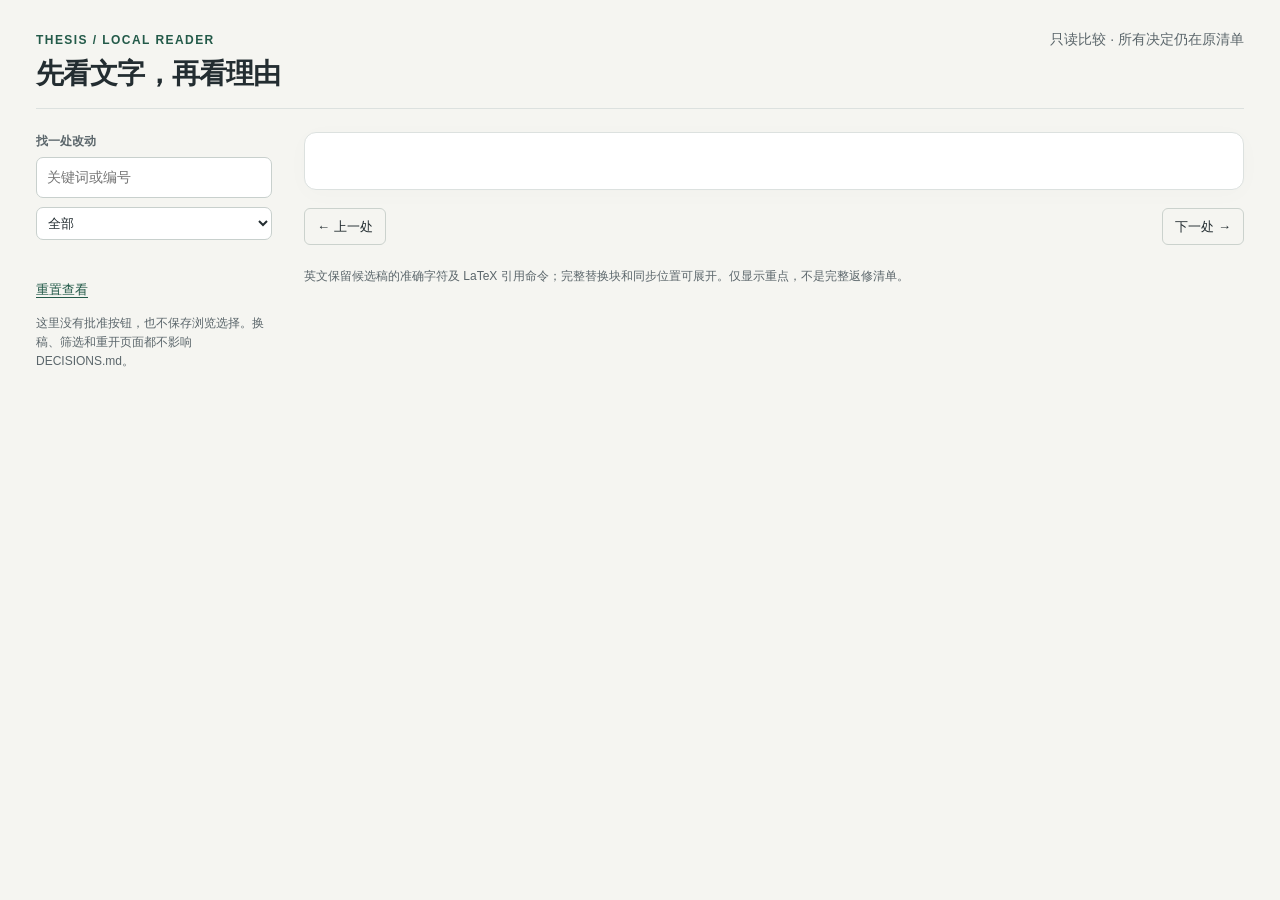
<file: revision_workshop_20261031_v5/reader/reader_template.html>
<!doctype html>
<html lang="zh-CN">
<head>
<meta charset="utf-8">
<meta name="viewport" content="width=device-width, initial-scale=1">
<meta http-equiv="Content-Security-Policy" content="default-src 'none'; script-src 'unsafe-inline'; style-src 'unsafe-inline'; img-src 'self' file: data:; connect-src 'none'; font-src 'none'; base-uri 'none'; form-action 'none'">
<title>Thesis · 文字比较</title>
<style>
:root{color-scheme:light;--ink:#232d31;--muted:#5b666b;--line:#dce1df;--paper:#fff;--bg:#f5f5f1;--green:#235a49;--soft:#e9f0ec;--added:#e1f2e9;--deleted:#f8e9e5;--amber:#fff5dc;--focus:#215e9c}
*{box-sizing:border-box}body{margin:0;color:var(--ink);background:var(--bg);font-family:-apple-system,BlinkMacSystemFont,"Segoe UI","PingFang SC","Microsoft YaHei",sans-serif;font-size:16px;line-height:1.65}button,input,select{font:inherit}button,select{cursor:pointer}a{color:var(--green);text-underline-offset:.2em}a:hover{text-decoration-thickness:2px}button{color:inherit}button:focus-visible,a:focus-visible,input:focus-visible,select:focus-visible,summary:focus-visible,[tabindex="-1"]:focus-visible{outline:3px solid var(--focus);outline-offset:4px}.skip{position:absolute;top:-70px;left:16px;padding:10px 16px;background:white;z-index:20}.skip:focus{top:10px}.wrap{max-width:1440px;margin:auto;padding:28px 36px 64px}.mast{display:flex;align-items:baseline;justify-content:space-between;gap:20px;border-bottom:1px solid var(--line);padding-bottom:17px}.eyebrow{font-size:12px;letter-spacing:.12em;text-transform:uppercase;color:var(--green);font-weight:700}h1{font-size:28px;line-height:1.25;font-weight:650;letter-spacing:-.03em;margin:5px 0 0}h2{font-size:25px;line-height:1.4;letter-spacing:-.02em;margin:5px 0 8px}h3{font-size:15px;margin:0 0 10px}.mast p{margin:0;font-size:14px;color:var(--muted)}.version{font-size:13px;color:var(--muted);margin:13px 0 23px;padding-left:12px;border-left:3px solid #acbdb1}.layout{display:grid;grid-template-columns:236px minmax(0,1fr);gap:32px}.sidebar{min-width:0}.sidebar-inner{position:sticky;top:22px}.caption{font-size:12px;font-weight:650;color:var(--muted);display:block;margin-bottom:5px}.search,.filter{width:100%;border:1px solid #c8d0cd;border-radius:7px;background:white;padding:8px 10px;color:var(--ink)}.filter{font-size:13px;padding:7px;margin-top:9px}.search{font-size:14px}.mobile-picker{display:none}.nav-list{display:grid;gap:6px;margin:18px 0}.nav-item{text-align:left;padding:12px 13px;border:1px solid transparent;border-radius:8px;background:transparent;width:100%;line-height:1.5}.nav-item[aria-current="true"]{background:var(--paper);border-color:#c2cfc7;box-shadow:0 2px 7px #263c2110}.nav-item:hover{background:#eceee8}.nav-item strong{display:block;font-size:14px;font-weight:600}.nav-item small{display:block;color:var(--muted);font-size:12px;margin-top:3px;display:-webkit-box;-webkit-line-clamp:2;-webkit-box-orient:vertical;overflow:hidden}.sidebar-note{font-size:12px;color:var(--muted);line-height:1.6}.plain-button{border:0;background:transparent;padding:0;text-decoration:underline;color:var(--green);font-size:13px;text-underline-offset:3px}.card{background:var(--paper);border:1px solid var(--line);border-radius:12px;padding:28px 30px;box-shadow:0 4px 24px #1e2d2005;min-width:0}.meta{font-size:12px;color:var(--muted);display:flex;align-items:center;gap:8px;flex-wrap:wrap}.badge{font-size:12px;background:var(--soft);padding:2px 8px;border-radius:4px;color:#315343}.lead{margin:0 0 20px;color:var(--muted);font-size:15px}.why{font-size:15px;margin:0 0 14px;line-height:1.7}.why strong{margin-right:7px}.stance{font-size:13px;color:var(--muted);border-left:2px solid var(--line);padding-left:12px;margin:0 0 16px}.pending{background:var(--amber);border:1px solid #eedfb5;border-radius:6px;padding:9px 12px;margin:15px 0;font-size:13px;color:#655226}.pending strong{color:#554214}.toolbar{display:flex;justify-content:space-between;align-items:end;gap:12px;border-top:1px solid var(--line);padding-top:17px;margin:22px 0 12px}.option-select{max-width:100%;font-size:14px;border:1px solid #becbc4;border-radius:6px;padding:7px 9px;background:#fff;min-width:240px}.display-control{display:flex;align-items:center;gap:14px;flex-wrap:wrap;font-size:12px;color:var(--muted)}.display-control select{font-size:12px;border:1px solid #c9cfcc;border-radius:4px;padding:5px;background:white}.check{display:flex;align-items:center;gap:5px;white-space:nowrap}.keep-row{font-size:13px;color:var(--muted);display:flex;gap:12px;align-items:baseline;flex-wrap:wrap;margin:0 0 12px}.variant-note{font-size:13px;color:var(--muted);margin:0 0 11px}.comparison{display:grid;grid-template-columns:1fr 1fr;gap:14px;min-width:0}.panel{border:1px solid var(--line);border-radius:7px;min-width:0;overflow:hidden}.panel-top{font-size:12px;padding:8px 13px;background:#f6f7f4;border-bottom:1px solid var(--line);display:flex;justify-content:space-between;gap:8px;color:var(--muted)}.new .panel-top{background:#eff5f0;color:#315343}.text{white-space:pre-wrap;overflow-wrap:anywhere;font-family:Georgia,"Times New Roman",serif;font-size:18px;line-height:1.8;padding:17px 18px;margin:0;tab-size:2}.text[lang="en"]{hyphens:none}del{background:var(--deleted);text-decoration:line-through;text-decoration-color:#9f665b}ins{background:var(--added);text-decoration:none;border-bottom:1px solid #5f987b}.no-diff del,.no-diff ins{background:none;border:none;text-decoration:none}.comparison[data-mode="proposed"]{grid-template-columns:1fr}.comparison[data-mode="proposed"] .old{display:none}.comparison[data-mode="original"]{grid-template-columns:1fr}.comparison[data-mode="original"] .new{display:none}.legend{display:flex;gap:16px;font-size:12px;color:var(--muted);margin:8px 0 18px}.legend span::before{content:"";display:inline-block;width:12px;height:8px;margin-right:5px}.legend .removed::before{background:var(--deleted);border-bottom:1px solid #b17a6b}.legend .added::before{background:var(--added);border-bottom:1px solid #5f987b}.scope{font-size:13px;line-height:1.7;padding:11px 13px;background:#f7f8f5;border-radius:6px;margin:17px 0}.scope strong{display:block;margin-bottom:3px}.folds{margin-top:12px}details{border-top:1px solid var(--line);padding:11px 0}summary{cursor:pointer;font-size:13px;font-weight:550;color:#46564d}details[open] summary{margin-bottom:13px}.detail-body{font-size:13px;color:var(--muted)}.detail-body p{margin:8px 0}.detail-body blockquote{border-left:2px solid #bfcac1;padding:2px 13px;margin:12px 0;white-space:pre-wrap}.full-pair{display:grid;grid-template-columns:1fr 1fr;gap:14px}.full-pair pre{white-space:pre-wrap;overflow-wrap:anywhere;margin:0;padding:12px;background:#f8f8f5;font-size:13px;font-family:ui-monospace,SFMono-Regular,Menlo,monospace;line-height:1.65}.follow{border-left:2px solid #d6dfd8;padding-left:12px;margin:16px 0}.follow .text{font-size:15px;padding:8px 0}.source-links{display:flex;gap:13px;flex-wrap:wrap;font-size:12px;margin-top:14px}.footer{margin-top:18px;padding-top:17px;border-top:1px solid var(--line);display:flex;align-items:center;justify-content:space-between;gap:12px;flex-wrap:wrap}.decision-link{font-size:13px;background:#edf3ee;border:1px solid #c2d0c5;border-radius:5px;padding:7px 11px;text-decoration:none}.read-only{font-size:12px;color:var(--muted);max-width:430px}.card-nav{display:flex;justify-content:space-between;gap:12px;margin-top:18px}.card-nav button{border:1px solid #cbd2cd;border-radius:6px;background:transparent;padding:7px 12px;font-size:13px}.card-nav button:disabled{opacity:.4;cursor:default}.empty{padding:45px;color:var(--muted);text-align:center}.empty h2{font-size:20px}.sr-only{position:absolute;width:1px;height:1px;padding:0;margin:-1px;overflow:hidden;clip:rect(0,0,0,0);white-space:nowrap;border:0}.context-view{white-space:pre-wrap;overflow-wrap:anywhere;font-size:14px;line-height:1.8;padding:14px;background:#f8f8f5;border:1px solid var(--line);border-radius:6px}.context-v5{background:#e1f2e9;color:inherit;border-bottom:1px solid #72a58a}.context-v4,.carried-text{background:#e9eff9;color:inherit;border-bottom:1px solid #7e99bd}.detail-body pre{white-space:pre-wrap;overflow-wrap:anywhere}.original-image{max-width:100%;height:auto;border:1px solid var(--line);background:white}.noscript{padding:30px;background:white}.focus-note{font-size:12px;color:var(--muted);margin:0 0 12px}code{font-size:.9em;overflow-wrap:anywhere}.screen-note{font-size:12px;color:var(--muted);margin:22px 0 0} .hidden{display:none!important}
@media(min-width:1500px){.wrap{padding-top:38px}.text{font-size:19px}.card{padding:32px 36px}}
@media(max-width:1050px){.wrap{padding:24px}.layout{grid-template-columns:206px minmax(0,1fr);gap:20px}.card{padding:23px}.comparison,.full-pair{grid-template-columns:1fr}.toolbar{align-items:start;flex-direction:column}.text{font-size:18px}.display-control{width:100%;justify-content:space-between}}
@media(max-width:700px){.wrap{padding:18px 15px 40px}.mast{display:block}.mast p{font-size:12px;max-width:none;margin-top:8px}h1{font-size:24px}.layout{display:block}.sidebar-inner{position:static}.nav-list{display:none}.mobile-picker{display:block;margin:12px 0 16px}.nav-item{padding:9px}.nav-item strong{font-size:13px}.nav-item small{font-size:11px}.sidebar-note{display:none}.card{padding:20px 17px;border-radius:9px}h2{font-size:23px}.option-select{width:100%;min-width:0}.toolbar>div:first-child{width:100%}.text{font-size:17px;line-height:1.75;padding:14px}.version{margin-bottom:18px}.footer{align-items:start}.read-only{max-width:none}.screen-note{font-size:11px}.meta{font-size:11px}}
@media print{body{background:white}.wrap{padding:0}.sidebar,.toolbar,.keep-row,.card-nav,.screen-note{display:none}.layout{display:block}.card{border:0;box-shadow:none}.text{font-size:12pt}.comparison{grid-template-columns:1fr 1fr}.version{font-size:10pt}details:not([open]){display:none}}
</style>
</head>
<body>
<a class="skip" href="#main">跳到比较文字</a>
<div class="wrap">
<header class="mast"><div><div class="eyebrow">Thesis / Local reader</div><h1>先看文字，再看理由</h1></div><p id="mast-note">只读比较 · 所有决定仍在原清单</p></header>
<p id="version" class="version"></p>
<div class="layout">
<aside class="sidebar" aria-label="阅读导航"><div class="sidebar-inner">
<label class="caption" for="search">找一处改动</label><input class="search" id="search" type="search" placeholder="关键词或编号" autocomplete="off">
<label class="sr-only" for="filter">筛选比较卡</label><select class="filter" id="filter"><option value="all">全部</option><option value="pending">有事实待核</option><option value="keep">推荐保留</option><option value="insertion">新增段落</option></select>
<div class="mobile-picker"><label class="caption" for="mobile-card">查看段落</label><select class="filter" id="mobile-card"></select></div><nav id="card-list" class="nav-list" aria-label="比较卡"></nav>
<div id="synchronization"></div><div id="overview"></div><div id="remaining-materials"></div><button class="plain-button" id="reset" type="button">重置查看</button><p class="sidebar-note">这里没有批准按钮，也不保存浏览选择。换稿、筛选和重开页面都不影响 DECISIONS.md。</p>
</div></aside>
<main id="main" tabindex="-1"><article id="card" class="card"></article><div class="card-nav"><button id="previous" type="button">← 上一处</button><button id="next" type="button">下一处 →</button></div><p class="screen-note">英文保留候选稿的准确字符及 LaTeX 引用命令；完整替换块和同步位置可展开。仅显示重点，不是完整返修清单。</p></main>
</div></div>
<noscript><p class="noscript">此阅读器需要浏览器内置 JavaScript。可直接打开同目录 README.md，再阅读原 revision_blueprint_20261031/START_HERE.md；这里不会保存或改变任何决定。</p></noscript>
<script id="packet" type="application/json">/*__PACKET__*/</script>
<script>
'use strict';
const packet=JSON.parse(document.getElementById('packet').textContent);
const $=id=>document.getElementById(id);
const esc=s=>String(s??'').replace(/[&<>"']/g,c=>({'&':'&amp;','<':'&lt;','>':'&gt;','"':'&quot;',"'":'&#39;'}[c]));
const fileLink=p=>'../../'+p.split('/').map((s,i)=>encodeURIComponent(s)).join('/').replace(/%23/g,'#');
const text=(tag,s,cls='')=>`<${tag}${cls?` class="${cls}"`:''}>${esc(s)}</${tag}>`;
let activeId=packet.cards[0]?.id, choices=new Map(), mode='compare', markDiff=true;
let visible=packet.cards, syncMatches=[];
$('version').textContent=packet.versionNotice;
if(packet.mastNote)$('mast-note').textContent=packet.mastNote;
if(packet.packetStatus==='writer-provisional')document.title='待独立评审 · Thesis 文字预览';
if(packet.packetStatus==='jointly-reviewed-v5')document.title='Thesis · v5 最新提案';
if(packet.overviewGroups?.length)$('overview').innerHTML=`<details><summary>${esc(packet.overviewSummary??'更多段落与来源')}</summary><div class="detail-body">${packet.overviewGroups.map(g=>`<p><strong>${esc(g.title)}</strong></p>${g.items.map(i=>`<p>${link(i.path,i.id+' · '+i.label)}</p>`).join('')}`).join('')}<p>${esc(packet.overviewNote??'原 Markdown 打开后搜索编号；以上仍是待独立评审的 writer 方案。')}</p></div></details>`;
if(packet.synchronization?.length)$('synchronization').innerHTML=`<details><summary>同步范围与沿用项</summary><div class="detail-body">${packet.synchronization.map(d=>`<details data-sync-id="${esc(d.displayId)}"><summary>${esc(d.displayId+' · '+d.title)}</summary><p>${esc(d.summary)}</p>${d.old!==undefined?`<p>原文 · ${esc(d.sourceFile)}:${esc(d.sourceLine)}</p><pre>${esc(d.old)}</pre><p>本轮提案</p><pre class="context-v5">${esc(d.new)}</pre>`:''}${d.responseInstruction?`<p>${esc(d.responseInstruction)}</p>`:''}${d.path?`<p>${link(d.path,'准确来源')}</p>`:''}</details>`).join('')}</div></details>`;
if(packet.remainingMaterials?.length)$('remaining-materials').innerHTML=`<details><summary>仍待材料核对</summary><div class="detail-body"><p>${esc(packet.remainingMaterials.join('；'))}。</p><p>文字复核不代替这些记录，也不关闭原有待核项。</p></div></details>`;
function link(path,label){return `<a href="${esc(fileLink(path))}" target="_blank" rel="noopener">${esc(label)} ↗</a>`;}
function optionFor(c){return c.options.find(o=>o.id===choices.get(c.id))||c.options.find(o=>o.id===c.recommended);}
function filterCards(){
 const q=$('search').value.trim().toLocaleLowerCase(), f=$('filter').value;
 syncMatches=q?(packet.synchronization??[]).filter(d=>[d.displayId,d.title,d.summary,d.old,d.new].join(' ').toLocaleLowerCase().includes(q)):[];
 if(syncMatches.length){const outer=document.querySelector('#synchronization>details');if(outer)outer.open=true;document.querySelectorAll('[data-sync-id]').forEach(d=>d.open=syncMatches.some(m=>m.displayId===d.dataset.syncId));}
 visible=packet.cards.filter(c=>(f==='all'||f==='pending'&&c.pending||f==='keep'&&c.recommended==='KEEP'||f==='insertion'&&c.operation==='insertion')&&(!q||[c.id,c.displayId,c.title,c.short,c.navSummary,c.why,c.whyDisplay,c.scopeNote,c.originalFull,...(c.followthrough??[]).map(f=>'v5-'+f.proposalId+' '+f.old+' '+f.new),...(c.independentOptionalDetails??[]).map(d=>'v5-'+d.id+' '+d.old+' '+d.new),...c.options.map(o=>o.fullText)].join(' ').toLocaleLowerCase().includes(q)));
 if(!visible.some(c=>c.id===activeId))activeId=visible[0]?.id;
 renderNav();renderCard();
}
function renderNav(){
 $('mobile-card').innerHTML=visible.map(c=>`<option value="${esc(c.id)}"${c.id===activeId?' selected':''}>${esc(c.title)}</option>`).join('');
 $('card-list').innerHTML=visible.map(c=>`<button class="nav-item" type="button" data-card="${esc(c.id)}" ${c.id===activeId?'aria-current="true"':''}><strong>${esc(c.title)}</strong><small>${esc(c.navSummary??c.short)}</small></button>`).join('');
 document.querySelectorAll('[data-card]').forEach(b=>b.addEventListener('click',()=>navigate(b.dataset.card,true)));
}
function navigate(id,focus){
 activeId=id;renderNav();renderCard();
 if(focus){$('card-title').focus({preventScroll:true});$('card-title').scrollIntoView({block:'start',behavior:'auto'});}
}
function renderCard(){
 const c=visible.find(x=>x.id===activeId);
 if(!c){
 $('card').innerHTML=syncMatches.length?syncMatches.map(d=>`<section><div class="meta">同步项 · 只读对照</div><h2>${esc(d.displayId+' · '+d.title)}</h2><p>${esc(d.summary)}</p>${d.old!==undefined?`<div class="full-pair"><div><h3>准确原文</h3><pre lang="en">${esc(d.old)}</pre></div><div><h3>本轮推荐稿</h3><pre lang="en">${esc(d.new)}</pre></div></div>`:''}<p class="scope">${esc(d.responseInstruction??'此项只作既有范围对照，不新增决定。')}</p></section>`).join(''):'<div class="empty"><h2>没有匹配的改动</h2><p>换一个关键词，或点左侧“重置查看”。</p></div>';
 $('previous').disabled=true;$('next').disabled=true;return;}

 const o=optionFor(c),insertion=c.operation==='insertion',keep=o.kind==='keep';
 const oldLabel=insertion?'原段 · 保留不动':'原文';
 const newLabel=keep?'KEEP · 与原文相同':c.variantDisplayLabels?.[o.id]??(insertion?`新增段 · ${o.id}`:`${o.id==='A'&&c.id==='R1-35'?'旧 ':''}候选 ${o.id}`);
 const reduced=(o.originalFocus??c.originalFocus)!==c.originalFull;
 const index=visible.findIndex(x=>x.id===c.id);
 $('card').innerHTML=`
 <div class="meta"><span class="badge">${esc(c.group)}</span><span>${esc(c.displayId??c.id)}</span><span>${esc(c.reviewStatus)}</span></div>
 <h2 id="card-title" tabindex="-1">${esc(c.title)}</h2>${(o.summary??c.short)!==c.why?`<p class="lead">${esc(o.summary??c.short)}</p>`:''}
 <p class="why"><strong>为什么这样建议</strong>${esc(c.whyDisplay??c.why)}</p>
 ${c.baselineNote?`<p class="focus-note">${esc(c.baselineNote)}</p>`:''}
 <p class="stance"><strong>你原先怎么答</strong>　${esc(c.stance)}</p>
 ${c.pending?`<p class="pending"><strong>文字可选，事实另核</strong>　${esc(c.pending)}</p>`:''}
 <div class="toolbar"><div><label class="caption" for="variant">查看写法 · 不记录选择</label><select id="variant" class="option-select">${c.options.map(v=>`<option value="${esc(v.id)}"${v.id===o.id?' selected':''}>${esc(v.label)}${v.id===c.recommended&&c.showRecommendationLabel!==false?' · '+esc(c.recommendationLabel):''}</option>`).join('')}</select></div>
 <div class="display-control"><label for="mode">看法 <select id="mode"><option value="compare"${mode==='compare'?' selected':''}>原文 ↔ 候选</option><option value="proposed"${mode==='proposed'?' selected':''}>只看候选</option><option value="original"${mode==='original'?' selected':''}>只看原文</option></select></label><label class="check"><input type="checkbox" id="mark-diff"${markDiff?' checked':''}>标出增删</label></div></div>
 <p class="keep-row"><span>${c.recommended==='KEEP'?'推荐保留原文。':'保留原文也是一个选项。'}</span><button id="view-keep" class="plain-button" type="button">${keep?'正在查看 KEEP':'查看 KEEP'}</button>${o.id!==c.recommended?'<button id="view-rec" class="plain-button" type="button">回看推荐稿</button>':''}</p>
 ${c.optionNotes?.[o.id]?`<p class="variant-note">${esc(c.optionNotes[o.id])}</p>`:''}
 ${reduced?`<p class="focus-note">${esc(c.focusNote??'先看实际变化的句子；完整段落与保留内容在下方。')}</p>`:''}
 <div id="comparison" class="comparison${markDiff?'':' no-diff'}" data-mode="${mode}">
 <section class="panel old" aria-label="${esc(oldLabel)}"><div class="panel-top"><strong>${esc(oldLabel)}</strong><span>${esc(c.sourceFile)}:${esc(c.sourceLine)}</span></div><p class="text" lang="en" id="old-text">${o.oldHtml}</p></section>
 <section class="panel new" aria-label="${esc(newLabel)}"><div class="panel-top"><strong>${esc(newLabel)}</strong><span>${keep?'不修改':insertion?'插在原段之后':'替换范围见下方'}</span></div><p class="text" lang="en" id="new-text">${o.newHtml}</p></section>
 </div>
 <div class="legend" aria-label="差异标记"><span class="removed">删除</span><span class="added">新增</span>${keep?'<span>无文字差异</span>':''}</div>
 <div class="scope"><strong>具体范围 · ${keep?'保留':insertion?'新增':'替换'}</strong>${esc(keep?(c.keepScope??(insertion?'保留当前原文，不新增这段；评审意见是否需其他回应仍待作者判断。':c.id==='R1-35'?'保留 Fig6.2 原图与原图注。旧 A 不会因此获准。':'保留当前原文；评审意见是否需其他回应仍待作者判断。')):(o.scope??c.scopeDisplay??c.scope))}${c.scopeNote?`<p>${esc(c.scopeNote)}</p>`:''}</div>
 <div class="folds">
 <details id="full-context"><summary>${insertion?'看插入后怎样连读':'看完整段落与同步范围'}</summary><div class="detail-body"><div class="full-pair"><div><h3>${insertion?'当前原段':'准确原块'}</h3><pre lang="en">${esc(c.originalFull)}</pre></div><div><h3>${keep?'KEEP':insertion?'原段＋新增段':`候选 ${o.id} 完整块`}</h3><pre lang="en">${esc(insertion&&!keep?c.originalFull+'\n\n'+o.fullText:o.fullText)}</pre></div></div>
 ${c.contextAfter?`<p><strong>后接原段（未改）</strong></p><blockquote lang="en">${esc(c.contextAfter)}</blockquote>`:''}
 ${(!keep||c.followthroughIndependent)&&c.followthrough?.length?`<p><strong>${esc(c.followthroughLabel??('还需同步的 '+c.followthrough.length+' 处'))}</strong></p>${c.followthrough.map(f=>`<div class="follow"><code>${f.proposalId?esc('v5-'+f.proposalId)+' · ':''}${esc(f.file)}:${esc(f.line)}</code><p class="text" lang="en"><del>${esc(f.old)}</del></p><p class="text" lang="en"><ins>${esc(f.new)}</ins></p></div>`).join('')}`:''}
 ${insertion?'<p>上方英文按准确字符连读；原段保留，只在指定位置新增候选段。</p>':''}
 </div></details>
 ${c.independentOptionalDetails?.length?`<details id="optional-passages"><summary>同类可选小修 · 每处独立</summary><div class="detail-body"><p>以下不随本卡自动采用；可各自用 v5 编号回复推荐稿／KEEP。</p>${c.independentOptionalDetails.map(d=>`<div class="follow"><strong>${esc('v5-'+d.id)}</strong> · <code>${esc(d.file)}:${esc(d.line)}</code><p>原文</p><pre>${esc(d.old)}</pre><p>推荐稿</p><pre>${esc(d.new)}</pre></div>`).join('')}</div></details>`:''}
 ${c.contextPreview&&o.id===c.recommended?`<details id="assembled-context"><summary>放回相邻语境 · 分清 v5 与 v4</summary><div class="detail-body"><p>${esc(c.contextLegend)}</p><p>本次组合示例包含 ${esc((c.contextIncludedProposalIds??[]).map(id=>'v5-'+id).join('、'))}；${(c.contextCarriedV4Ids??c.contextV4DependencyIds)?.length?'另沿用 '+(c.contextCarriedV4Ids??c.contextV4DependencyIds).length+' 处 v4 提案。':'本段没有原样沿用的 v4 同步项。'}均未实施，本卡 KEEP 不改变其他提案。</p><pre class="context-view" lang="en">${c.contextHtml}</pre>${c.contextDependencyDetails?.length?`<details><summary>查看上下文同步的准确范围</summary><p>这些文字只作为连读依赖。原样沿用的 v4 范围只作对照；本轮修正的范围不继承旧 YES。</p>${c.contextDependencyDetails.map(d=>`<div class="follow"><p><strong>${esc(d.id)}</strong> · ${esc(d.file)}:${esc(d.line)} · ${d.legacyReference?link(d.legacyReference,'旧 '+d.legacyId+' 选择（v4范围）'):esc(d.responseId??'本轮 v5 修正')}</p><p>原文：</p><pre>${esc(d.old)}</pre><p>${d.isCorrected?'本轮 v5 修正（旧 YES 不适用）：':'沿用 v4 提案：'}</p><pre class="${d.isCorrected?'context-v5':'carried-text'}">${d.new?esc(d.new):'〔v4 提案删除此处原文；此标记不是论文文字〕'}</pre></div>`).join('')}</details>`:''}</div></details>`:c.contextPreview?'<p class="focus-note">组合连读固定展示本轮推荐稿；返回推荐稿可查看。当前 KEEP／备选不会改动那份示例。</p>':''}
 <details id="evidence"><summary>${c.evidenceKind==='editorial'?'看编辑发现与来源':'看评审原话、你的回复与来源'}</summary><div class="detail-body"><p><strong>${c.evidenceKind==='editorial'?'编辑发现摘要':'评审原话'}</strong></p><blockquote lang="en">${esc(c.reviewerComment)}</blockquote><p><strong>${c.evidenceKind==='editorial'?'立场记录（不是作者原话）':'作者原回复（含原拼写）'}</strong></p><blockquote lang="en">${esc(c.authorResponse)}</blockquote><p>未找到回复不等于作者同意。上方“为什么这样建议”是编辑判断。</p>
 ${c.originalImage?`<p>现有图像（原文件，只读）</p><img class="original-image" src="${esc(fileLink(c.originalImage))}" alt="Fig6.2 原有 SoundFont proxy 架构图">`:''}
 <div class="source-links">${link(c.sourceFile,'原 .tex 文件')}${link(c.commentFile+'#'+(c.commentSearchId??c.id).toLowerCase(),'评审／批注记录 · 搜索 '+(c.commentSearchId??c.id))}${c.candidateEvidenceByOption?.[o.id]?link(c.candidateEvidenceByOption[o.id].path,c.candidateEvidenceByOption[o.id].label):link(c.candidateFile+'#'+c.candidateAnchor,c.candidateSourceLabel??'准确旧候选')}${link(c.reviewFile,c.reviewLinkLabel??'独立复核')}${c.externalReviewFile?link(c.externalReviewFile,'外部第一轮评阅'):''}${c.recommendationSource?link(c.recommendationSource,'KEEP 依据'):''}${c.writerAgreementFile?link(c.writerAgreementFile,'准确版本与一致记录'):''}</div><p>本卡原文已逐字匹配当前源文件；行号是工作坐标，正式送审版本仍待作者确认。</p>${c.statusNote?`<p>writer 状态原说明：${esc(c.statusNote)}</p>`:''}</div></details>
 </div>
 <div class="footer"><a class="decision-link" href="${esc(fileLink(c.decisionPath))}" target="_blank" rel="noopener">${esc(c.decisionLinkLabel??('打开原决定清单 · 搜索 '+c.id))} ↗</a><span class="read-only">${esc(c.responseInstruction??c.decisionNotice??'原 Markdown 用编辑器打开后搜索本卡编号。这里不保存决定；新 v5 稿另审，旧 YES 不转移。')}</span></div>
 <span id="reading-status" class="sr-only" role="status" aria-live="polite">第 ${index+1} 处，共 ${visible.length} 处。正在查看 ${esc(o.label)}，未记录选择。</span>`;
 $('variant').addEventListener('change',e=>{choices.set(c.id,e.target.value);renderCard();$('variant').focus();});
 $('mode').addEventListener('change',e=>{mode=e.target.value;$('comparison').dataset.mode=mode;});
 $('mark-diff').addEventListener('change',e=>{markDiff=e.target.checked;$('comparison').classList.toggle('no-diff',!markDiff);});
 $('view-keep').addEventListener('click',()=>{choices.set(c.id,'KEEP');renderCard();$('view-keep').focus();});
 if($('view-rec'))$('view-rec').addEventListener('click',()=>{choices.delete(c.id);renderCard();$('variant').focus();});
 $('previous').disabled=index===0;$('next').disabled=index===visible.length-1;
}
$('mobile-card').addEventListener('change',e=>navigate(e.target.value,true));
$('search').addEventListener('input',filterCards);$('filter').addEventListener('change',filterCards);
$('reset').addEventListener('click',()=>{$('search').value='';$('filter').value='all';choices.clear();document.querySelectorAll('#synchronization details,#overview details,#remaining-materials details').forEach(d=>d.open=false);mode='compare';markDiff=true;activeId=packet.cards[0]?.id;filterCards();$('search').focus();});
$('previous').addEventListener('click',()=>{let i=visible.findIndex(x=>x.id===activeId);if(i>0)navigate(visible[i-1].id,true);});
$('next').addEventListener('click',()=>{let i=visible.findIndex(x=>x.id===activeId);if(i<visible.length-1)navigate(visible[i+1].id,true);});
filterCards();
</script>
</body>
</html>
</file>
